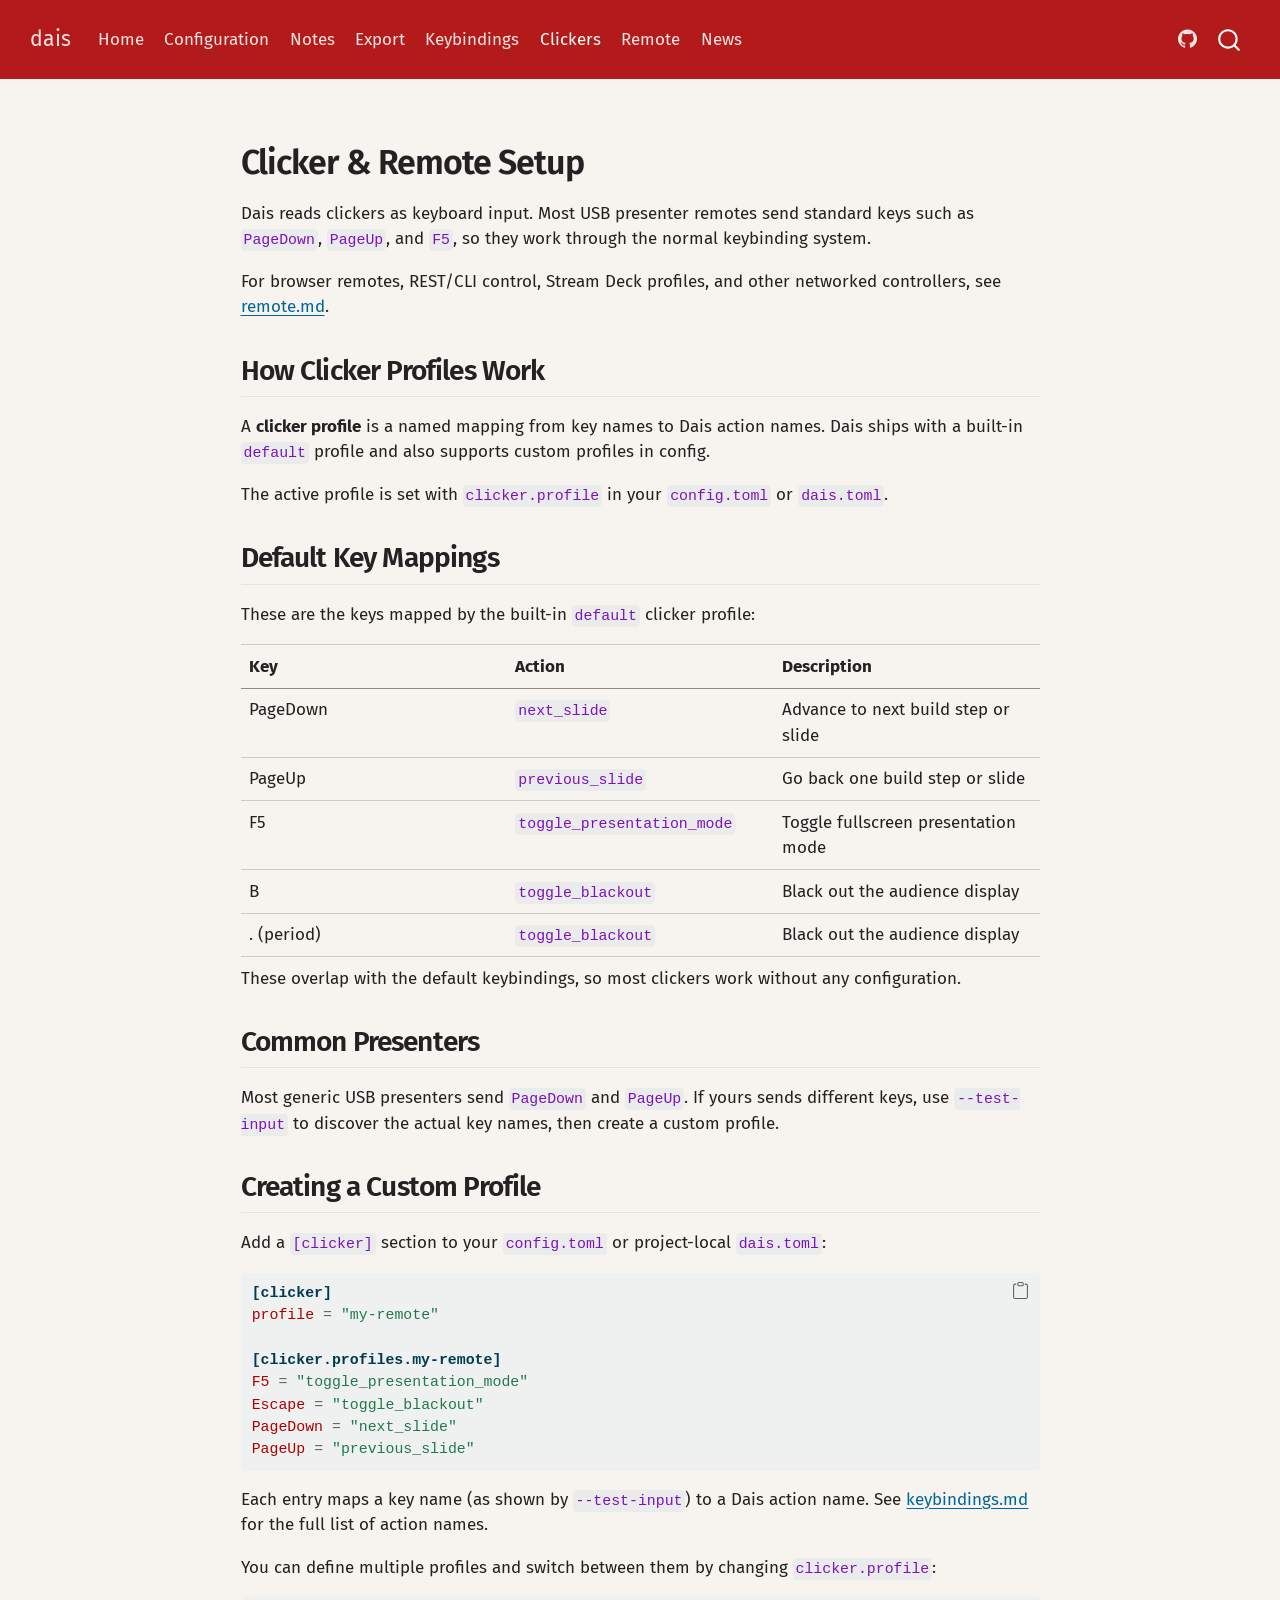
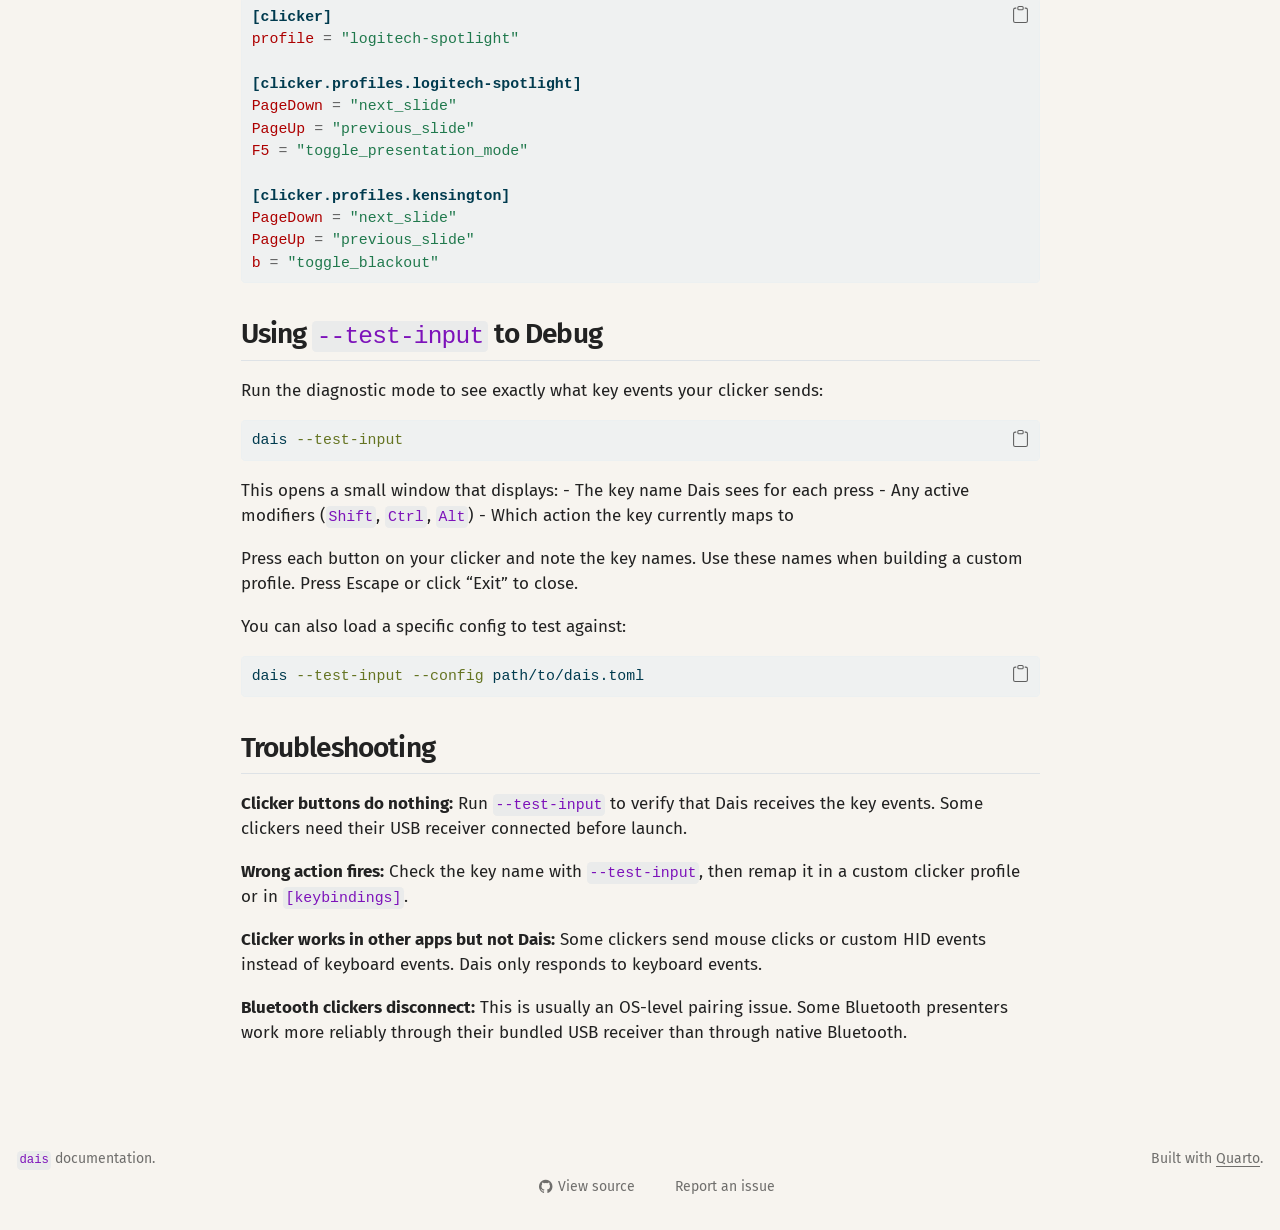
<file: clicker-setup.html>
<!DOCTYPE html>
<html xmlns="http://www.w3.org/1999/xhtml" lang="en" xml:lang="en"><head>

<meta charset="utf-8">
<meta name="generator" content="quarto-1.9.38">

<meta name="viewport" content="width=device-width, initial-scale=1.0, user-scalable=yes">


<title>clicker-setup – dais</title>
<style>
/* Default styles provided by pandoc.
** See https://pandoc.org/MANUAL.html#variables-for-html for config info.
*/
code{white-space: pre-wrap;}
span.smallcaps{font-variant: small-caps;}
div.columns{display: flex; gap: min(4vw, 1.5em);}
div.column{flex: auto; overflow-x: auto;}
div.hanging-indent{margin-left: 1.5em; text-indent: -1.5em;}
ul.task-list{list-style: none;}
ul.task-list li input[type="checkbox"] {
  width: 0.8em;
  margin: 0 0.8em 0.2em -1em; /* quarto-specific, see https://github.com/quarto-dev/quarto-cli/issues/4556 */ 
  vertical-align: middle;
}
/* CSS for syntax highlighting */
html { -webkit-text-size-adjust: 100%; }
pre > code.sourceCode { white-space: pre; position: relative; }
pre > code.sourceCode > span { display: inline-block; line-height: 1.25; }
pre > code.sourceCode > span:empty { height: 1.2em; }
.sourceCode { overflow: visible; }
code.sourceCode > span { color: inherit; text-decoration: inherit; }
div.sourceCode { margin: 1em 0; }
pre.sourceCode { margin: 0; }
@media screen {
div.sourceCode { overflow: auto; }
}
@media print {
pre > code.sourceCode { white-space: pre-wrap; }
pre > code.sourceCode > span { text-indent: -5em; padding-left: 5em; }
}
pre.numberSource code
  { counter-reset: source-line 0; }
pre.numberSource code > span
  { position: relative; left: -4em; counter-increment: source-line; }
pre.numberSource code > span > a:first-child::before
  { content: counter(source-line);
    position: relative; left: -1em; text-align: right; vertical-align: baseline;
    border: none; display: inline-block;
    -webkit-touch-callout: none; -webkit-user-select: none;
    -khtml-user-select: none; -moz-user-select: none;
    -ms-user-select: none; user-select: none;
    padding: 0 4px; width: 4em;
  }
pre.numberSource { margin-left: 3em;  padding-left: 4px; }
div.sourceCode
  {   }
@media screen {
pre > code.sourceCode > span > a:first-child::before { text-decoration: underline; }
}
</style>


<script src="site_libs/quarto-nav/quarto-nav.js"></script>
<script src="site_libs/quarto-nav/headroom.min.js"></script>
<script src="site_libs/clipboard/clipboard.min.js"></script>
<script src="site_libs/quarto-search/autocomplete.umd.js"></script>
<script src="site_libs/quarto-search/fuse.min.js"></script>
<script src="site_libs/quarto-search/quarto-search.js"></script>
<meta name="quarto:offset" content="./">
<link href="./../assets/dais.ico" rel="icon">
<script src="site_libs/quarto-html/quarto.js" type="module"></script>
<script src="site_libs/quarto-html/tabsets/tabsets.js" type="module"></script>
<script src="site_libs/quarto-html/popper.min.js"></script>
<script src="site_libs/quarto-html/tippy.umd.min.js"></script>
<script src="site_libs/quarto-html/anchor.min.js"></script>
<link href="site_libs/quarto-html/tippy.css" rel="stylesheet">
<link href="site_libs/quarto-html/quarto-syntax-highlighting-15634bcf2e68342d4ad2dfa704d543f6.css" rel="stylesheet" id="quarto-text-highlighting-styles">
<script src="site_libs/bootstrap/bootstrap.min.js"></script>
<link href="site_libs/bootstrap/bootstrap-icons.css" rel="stylesheet">
<link href="site_libs/bootstrap/bootstrap-dabe172eb55fd7b6fc99fa15088a2693.min.css" rel="stylesheet" append-hash="true" id="quarto-bootstrap" data-mode="light">
<script id="quarto-search-options" type="application/json">{
  "location": "navbar",
  "copy-button": false,
  "collapse-after": 3,
  "panel-placement": "end",
  "type": "overlay",
  "limit": 50,
  "keyboard-shortcut": [
    "f",
    "/",
    "s"
  ],
  "show-item-context": false,
  "language": {
    "search-no-results-text": "No results",
    "search-matching-documents-text": "matching documents",
    "search-copy-link-title": "Copy link to search",
    "search-hide-matches-text": "Hide additional matches",
    "search-more-match-text": "more match in this document",
    "search-more-matches-text": "more matches in this document",
    "search-clear-button-title": "Clear",
    "search-text-placeholder": "",
    "search-detached-cancel-button-title": "Cancel",
    "search-submit-button-title": "Submit",
    "search-label": "Search"
  }
}</script>


</head>

<body class="nav-fixed fullcontent quarto-light">

<div id="quarto-search-results"></div>
  <header id="quarto-header" class="headroom fixed-top">
    <nav class="navbar navbar-expand-lg " data-bs-theme="dark">
      <div class="navbar-container container-fluid">
      <div class="navbar-brand-container mx-auto">
    <a class="navbar-brand" href="./index.html">
    <span class="navbar-title">dais</span>
    </a>
  </div>
            <div id="quarto-search" class="" title="Search"></div>
          <button class="navbar-toggler" type="button" data-bs-toggle="collapse" data-bs-target="#navbarCollapse" aria-controls="navbarCollapse" role="menu" aria-expanded="false" aria-label="Toggle navigation" onclick="if (window.quartoToggleHeadroom) { window.quartoToggleHeadroom(); }">
  <span class="navbar-toggler-icon"></span>
</button>
          <div class="collapse navbar-collapse" id="navbarCollapse">
            <ul class="navbar-nav navbar-nav-scroll me-auto">
  <li class="nav-item">
    <a class="nav-link" href="./index.html"> 
<span class="menu-text">Home</span></a>
  </li>  
  <li class="nav-item">
    <a class="nav-link" href="./configuration.html"> 
<span class="menu-text">Configuration</span></a>
  </li>  
  <li class="nav-item">
    <a class="nav-link" href="./notes.html"> 
<span class="menu-text">Notes</span></a>
  </li>  
  <li class="nav-item">
    <a class="nav-link" href="./export.html"> 
<span class="menu-text">Export</span></a>
  </li>  
  <li class="nav-item">
    <a class="nav-link" href="./keybindings.html"> 
<span class="menu-text">Keybindings</span></a>
  </li>  
  <li class="nav-item">
    <a class="nav-link active" href="./clicker-setup.html" aria-current="page"> 
<span class="menu-text">Clickers</span></a>
  </li>  
  <li class="nav-item">
    <a class="nav-link" href="./remote.html"> 
<span class="menu-text">Remote</span></a>
  </li>  
  <li class="nav-item">
    <a class="nav-link" href="./news.html"> 
<span class="menu-text">News</span></a>
  </li>  
</ul>
            <ul class="navbar-nav navbar-nav-scroll ms-auto">
  <li class="nav-item compact">
    <a class="nav-link" href="https://github.com/christopherkenny/dais"> <i class="bi bi-github" role="img">
</i> 
<span class="menu-text"></span></a>
  </li>  
</ul>
          </div> <!-- /navcollapse -->
            <div class="quarto-navbar-tools">
</div>
      </div> <!-- /container-fluid -->
    </nav>
</header>
<!-- content -->
<div id="quarto-content" class="quarto-container page-columns page-rows-contents page-layout-article page-navbar">
<!-- sidebar -->
<!-- margin-sidebar -->
    
<!-- main -->
<main class="content" id="quarto-document-content"><header id="title-block-header" class="quarto-title-block"></header>




<section id="clicker-remote-setup" class="level1">
<h1>Clicker &amp; Remote Setup</h1>
<p>Dais reads clickers as keyboard input. Most USB presenter remotes send standard keys such as <code>PageDown</code>, <code>PageUp</code>, and <code>F5</code>, so they work through the normal keybinding system.</p>
<p>For browser remotes, REST/CLI control, Stream Deck profiles, and other networked controllers, see <a href="./remote.html">remote.md</a>.</p>
<section id="how-clicker-profiles-work" class="level2">
<h2 class="anchored" data-anchor-id="how-clicker-profiles-work">How Clicker Profiles Work</h2>
<p>A <strong>clicker profile</strong> is a named mapping from key names to Dais action names. Dais ships with a built-in <code>default</code> profile and also supports custom profiles in config.</p>
<p>The active profile is set with <code>clicker.profile</code> in your <code>config.toml</code> or <code>dais.toml</code>.</p>
</section>
<section id="default-key-mappings" class="level2">
<h2 class="anchored" data-anchor-id="default-key-mappings">Default Key Mappings</h2>
<p>These are the keys mapped by the built-in <code>default</code> clicker profile:</p>
<table class="caption-top table">
<colgroup>
<col style="width: 33%">
<col style="width: 33%">
<col style="width: 33%">
</colgroup>
<thead>
<tr class="header">
<th>Key</th>
<th>Action</th>
<th>Description</th>
</tr>
</thead>
<tbody>
<tr class="odd">
<td>PageDown</td>
<td><code>next_slide</code></td>
<td>Advance to next build step or slide</td>
</tr>
<tr class="even">
<td>PageUp</td>
<td><code>previous_slide</code></td>
<td>Go back one build step or slide</td>
</tr>
<tr class="odd">
<td>F5</td>
<td><code>toggle_presentation_mode</code></td>
<td>Toggle fullscreen presentation mode</td>
</tr>
<tr class="even">
<td>B</td>
<td><code>toggle_blackout</code></td>
<td>Black out the audience display</td>
</tr>
<tr class="odd">
<td>. (period)</td>
<td><code>toggle_blackout</code></td>
<td>Black out the audience display</td>
</tr>
</tbody>
</table>
<p>These overlap with the default keybindings, so most clickers work without any configuration.</p>
</section>
<section id="common-presenters" class="level2">
<h2 class="anchored" data-anchor-id="common-presenters">Common Presenters</h2>
<p>Most generic USB presenters send <code>PageDown</code> and <code>PageUp</code>. If yours sends different keys, use <code>--test-input</code> to discover the actual key names, then create a custom profile.</p>
</section>
<section id="creating-a-custom-profile" class="level2">
<h2 class="anchored" data-anchor-id="creating-a-custom-profile">Creating a Custom Profile</h2>
<p>Add a <code>[clicker]</code> section to your <code>config.toml</code> or project-local <code>dais.toml</code>:</p>
<div class="code-copy-outer-scaffold"><div class="sourceCode" id="cb1"><pre class="sourceCode toml code-with-copy"><code class="sourceCode toml"><span id="cb1-1"><a href="#cb1-1" aria-hidden="true" tabindex="-1"></a><span class="kw">[clicker]</span></span>
<span id="cb1-2"><a href="#cb1-2" aria-hidden="true" tabindex="-1"></a><span class="dt">profile</span> <span class="op">=</span> <span class="st">"my-remote"</span></span>
<span id="cb1-3"><a href="#cb1-3" aria-hidden="true" tabindex="-1"></a></span>
<span id="cb1-4"><a href="#cb1-4" aria-hidden="true" tabindex="-1"></a><span class="kw">[clicker.profiles.my-remote]</span></span>
<span id="cb1-5"><a href="#cb1-5" aria-hidden="true" tabindex="-1"></a><span class="dt">F5</span> <span class="op">=</span> <span class="st">"toggle_presentation_mode"</span></span>
<span id="cb1-6"><a href="#cb1-6" aria-hidden="true" tabindex="-1"></a><span class="dt">Escape</span> <span class="op">=</span> <span class="st">"toggle_blackout"</span></span>
<span id="cb1-7"><a href="#cb1-7" aria-hidden="true" tabindex="-1"></a><span class="dt">PageDown</span> <span class="op">=</span> <span class="st">"next_slide"</span></span>
<span id="cb1-8"><a href="#cb1-8" aria-hidden="true" tabindex="-1"></a><span class="dt">PageUp</span> <span class="op">=</span> <span class="st">"previous_slide"</span></span></code></pre></div><button title="Copy to Clipboard" class="code-copy-button"><i class="bi"></i></button></div>
<p>Each entry maps a key name (as shown by <code>--test-input</code>) to a Dais action name. See <a href="./keybindings.html">keybindings.md</a> for the full list of action names.</p>
<p>You can define multiple profiles and switch between them by changing <code>clicker.profile</code>:</p>
<div class="code-copy-outer-scaffold"><div class="sourceCode" id="cb2"><pre class="sourceCode toml code-with-copy"><code class="sourceCode toml"><span id="cb2-1"><a href="#cb2-1" aria-hidden="true" tabindex="-1"></a><span class="kw">[clicker]</span></span>
<span id="cb2-2"><a href="#cb2-2" aria-hidden="true" tabindex="-1"></a><span class="dt">profile</span> <span class="op">=</span> <span class="st">"logitech-spotlight"</span></span>
<span id="cb2-3"><a href="#cb2-3" aria-hidden="true" tabindex="-1"></a></span>
<span id="cb2-4"><a href="#cb2-4" aria-hidden="true" tabindex="-1"></a><span class="kw">[clicker.profiles.logitech-spotlight]</span></span>
<span id="cb2-5"><a href="#cb2-5" aria-hidden="true" tabindex="-1"></a><span class="dt">PageDown</span> <span class="op">=</span> <span class="st">"next_slide"</span></span>
<span id="cb2-6"><a href="#cb2-6" aria-hidden="true" tabindex="-1"></a><span class="dt">PageUp</span> <span class="op">=</span> <span class="st">"previous_slide"</span></span>
<span id="cb2-7"><a href="#cb2-7" aria-hidden="true" tabindex="-1"></a><span class="dt">F5</span> <span class="op">=</span> <span class="st">"toggle_presentation_mode"</span></span>
<span id="cb2-8"><a href="#cb2-8" aria-hidden="true" tabindex="-1"></a></span>
<span id="cb2-9"><a href="#cb2-9" aria-hidden="true" tabindex="-1"></a><span class="kw">[clicker.profiles.kensington]</span></span>
<span id="cb2-10"><a href="#cb2-10" aria-hidden="true" tabindex="-1"></a><span class="dt">PageDown</span> <span class="op">=</span> <span class="st">"next_slide"</span></span>
<span id="cb2-11"><a href="#cb2-11" aria-hidden="true" tabindex="-1"></a><span class="dt">PageUp</span> <span class="op">=</span> <span class="st">"previous_slide"</span></span>
<span id="cb2-12"><a href="#cb2-12" aria-hidden="true" tabindex="-1"></a><span class="dt">b</span> <span class="op">=</span> <span class="st">"toggle_blackout"</span></span></code></pre></div><button title="Copy to Clipboard" class="code-copy-button"><i class="bi"></i></button></div>
</section>
<section id="using---test-input-to-debug" class="level2">
<h2 class="anchored" data-anchor-id="using---test-input-to-debug">Using <code>--test-input</code> to Debug</h2>
<p>Run the diagnostic mode to see exactly what key events your clicker sends:</p>
<div class="code-copy-outer-scaffold"><div class="sourceCode" id="cb3"><pre class="sourceCode bash code-with-copy"><code class="sourceCode bash"><span id="cb3-1"><a href="#cb3-1" aria-hidden="true" tabindex="-1"></a><span class="ex">dais</span> <span class="at">--test-input</span></span></code></pre></div><button title="Copy to Clipboard" class="code-copy-button"><i class="bi"></i></button></div>
<p>This opens a small window that displays: - The key name Dais sees for each press - Any active modifiers (<code>Shift</code>, <code>Ctrl</code>, <code>Alt</code>) - Which action the key currently maps to</p>
<p>Press each button on your clicker and note the key names. Use these names when building a custom profile. Press Escape or click “Exit” to close.</p>
<p>You can also load a specific config to test against:</p>
<div class="code-copy-outer-scaffold"><div class="sourceCode" id="cb4"><pre class="sourceCode bash code-with-copy"><code class="sourceCode bash"><span id="cb4-1"><a href="#cb4-1" aria-hidden="true" tabindex="-1"></a><span class="ex">dais</span> <span class="at">--test-input</span> <span class="at">--config</span> path/to/dais.toml</span></code></pre></div><button title="Copy to Clipboard" class="code-copy-button"><i class="bi"></i></button></div>
</section>
<section id="troubleshooting" class="level2">
<h2 class="anchored" data-anchor-id="troubleshooting">Troubleshooting</h2>
<p><strong>Clicker buttons do nothing:</strong> Run <code>--test-input</code> to verify that Dais receives the key events. Some clickers need their USB receiver connected before launch.</p>
<p><strong>Wrong action fires:</strong> Check the key name with <code>--test-input</code>, then remap it in a custom clicker profile or in <code>[keybindings]</code>.</p>
<p><strong>Clicker works in other apps but not Dais:</strong> Some clickers send mouse clicks or custom HID events instead of keyboard events. Dais only responds to keyboard events.</p>
<p><strong>Bluetooth clickers disconnect:</strong> This is usually an OS-level pairing issue. Some Bluetooth presenters work more reliably through their bundled USB receiver than through native Bluetooth.</p>


</section>
</section>

</main> <!-- /main -->
<script id="quarto-html-after-body" type="application/javascript">
  window.document.addEventListener("DOMContentLoaded", function (event) {
    const icon = "";
    const anchorJS = new window.AnchorJS();
    anchorJS.options = {
      placement: 'right',
      icon: icon
    };
    anchorJS.add('.anchored');
    const isCodeAnnotation = (el) => {
      for (const clz of el.classList) {
        if (clz.startsWith('code-annotation-')) {                     
          return true;
        }
      }
      return false;
    }
    const onCopySuccess = function(e) {
      // button target
      const button = e.trigger;
      // don't keep focus
      button.blur();
      // flash "checked"
      button.classList.add('code-copy-button-checked');
      var currentTitle = button.getAttribute("title");
      button.setAttribute("title", "Copied!");
      let tooltip;
      if (window.bootstrap) {
        button.setAttribute("data-bs-toggle", "tooltip");
        button.setAttribute("data-bs-placement", "left");
        button.setAttribute("data-bs-title", "Copied!");
        tooltip = new bootstrap.Tooltip(button, 
          { trigger: "manual", 
            customClass: "code-copy-button-tooltip",
            offset: [0, -8]});
        tooltip.show();    
      }
      setTimeout(function() {
        if (tooltip) {
          tooltip.hide();
          button.removeAttribute("data-bs-title");
          button.removeAttribute("data-bs-toggle");
          button.removeAttribute("data-bs-placement");
        }
        button.setAttribute("title", currentTitle);
        button.classList.remove('code-copy-button-checked');
      }, 1000);
      // clear code selection
      e.clearSelection();
    }
    const getTextToCopy = function(trigger) {
      const outerScaffold = trigger.parentElement.cloneNode(true);
      const codeEl = outerScaffold.querySelector('code');
      for (const childEl of codeEl.children) {
        if (isCodeAnnotation(childEl)) {
          childEl.remove();
        }
      }
      return codeEl.innerText;
    }
    const clipboard = new window.ClipboardJS('.code-copy-button:not([data-in-quarto-modal])', {
      text: getTextToCopy
    });
    clipboard.on('success', onCopySuccess);
    if (window.document.getElementById('quarto-embedded-source-code-modal')) {
      const clipboardModal = new window.ClipboardJS('.code-copy-button[data-in-quarto-modal]', {
        text: getTextToCopy,
        container: window.document.getElementById('quarto-embedded-source-code-modal')
      });
      clipboardModal.on('success', onCopySuccess);
    }
      var localhostRegex = new RegExp(/^(?:http|https):\/\/localhost\:?[0-9]*\//);
      var mailtoRegex = new RegExp(/^mailto:/);
        var filterRegex = new RegExp("https:\/\/christophertkenny\.com\/dais\/");
      var isInternal = (href) => {
          return filterRegex.test(href) || localhostRegex.test(href) || mailtoRegex.test(href);
      }
      // Inspect non-navigation links and adorn them if external
     var links = window.document.querySelectorAll('a[href]:not(.nav-link):not(.navbar-brand):not(.toc-action):not(.sidebar-link):not(.sidebar-item-toggle):not(.pagination-link):not(.no-external):not([aria-hidden]):not(.dropdown-item):not(.quarto-navigation-tool):not(.about-link)');
      for (var i=0; i<links.length; i++) {
        const link = links[i];
        if (!isInternal(link.href)) {
          // undo the damage that might have been done by quarto-nav.js in the case of
          // links that we want to consider external
          if (link.dataset.originalHref !== undefined) {
            link.href = link.dataset.originalHref;
          }
        }
      }
    function tippyHover(el, contentFn, onTriggerFn, onUntriggerFn) {
      const config = {
        allowHTML: true,
        maxWidth: 500,
        delay: 100,
        arrow: false,
        appendTo: function(el) {
            return el.parentElement;
        },
        interactive: true,
        interactiveBorder: 10,
        theme: 'quarto',
        placement: 'bottom-start',
      };
      if (contentFn) {
        config.content = contentFn;
      }
      if (onTriggerFn) {
        config.onTrigger = onTriggerFn;
      }
      if (onUntriggerFn) {
        config.onUntrigger = onUntriggerFn;
      }
      window.tippy(el, config); 
    }
    const noterefs = window.document.querySelectorAll('a[role="doc-noteref"]');
    for (var i=0; i<noterefs.length; i++) {
      const ref = noterefs[i];
      tippyHover(ref, function() {
        // use id or data attribute instead here
        let href = ref.getAttribute('data-footnote-href') || ref.getAttribute('href');
        try { href = new URL(href).hash; } catch {}
        const id = href.replace(/^#\/?/, "");
        const note = window.document.getElementById(id);
        if (note) {
          return note.innerHTML;
        } else {
          return "";
        }
      });
    }
    const xrefs = window.document.querySelectorAll('a.quarto-xref');
    const processXRef = (id, note) => {
      // Strip column container classes
      const stripColumnClz = (el) => {
        el.classList.remove("page-full", "page-columns");
        if (el.children) {
          for (const child of el.children) {
            stripColumnClz(child);
          }
        }
      }
      stripColumnClz(note)
      if (id === null || id.startsWith('sec-')) {
        // Special case sections, only their first couple elements
        const container = document.createElement("div");
        if (note.children && note.children.length > 2) {
          container.appendChild(note.children[0].cloneNode(true));
          for (let i = 1; i < note.children.length; i++) {
            const child = note.children[i];
            if (child.tagName === "P" && child.innerText === "") {
              continue;
            } else {
              container.appendChild(child.cloneNode(true));
              break;
            }
          }
          if (window.Quarto?.typesetMath) {
            window.Quarto.typesetMath(container);
          }
          return container.innerHTML
        } else {
          if (window.Quarto?.typesetMath) {
            window.Quarto.typesetMath(note);
          }
          return note.innerHTML;
        }
      } else {
        // Remove any anchor links if they are present
        const anchorLink = note.querySelector('a.anchorjs-link');
        if (anchorLink) {
          anchorLink.remove();
        }
        if (window.Quarto?.typesetMath) {
          window.Quarto.typesetMath(note);
        }
        if (note.classList.contains("callout")) {
          return note.outerHTML;
        } else {
          return note.innerHTML;
        }
      }
    }
    for (var i=0; i<xrefs.length; i++) {
      const xref = xrefs[i];
      tippyHover(xref, undefined, function(instance) {
        instance.disable();
        let url = xref.getAttribute('href');
        let hash = undefined; 
        if (url.startsWith('#')) {
          hash = url;
        } else {
          try { hash = new URL(url).hash; } catch {}
        }
        if (hash) {
          const id = hash.replace(/^#\/?/, "");
          const note = window.document.getElementById(id);
          if (note !== null) {
            try {
              const html = processXRef(id, note.cloneNode(true));
              instance.setContent(html);
            } finally {
              instance.enable();
              instance.show();
            }
          } else {
            // See if we can fetch this
            fetch(url.split('#')[0])
            .then(res => res.text())
            .then(html => {
              const parser = new DOMParser();
              const htmlDoc = parser.parseFromString(html, "text/html");
              const note = htmlDoc.getElementById(id);
              if (note !== null) {
                const html = processXRef(id, note);
                instance.setContent(html);
              } 
            }).finally(() => {
              instance.enable();
              instance.show();
            });
          }
        } else {
          // See if we can fetch a full url (with no hash to target)
          // This is a special case and we should probably do some content thinning / targeting
          fetch(url)
          .then(res => res.text())
          .then(html => {
            const parser = new DOMParser();
            const htmlDoc = parser.parseFromString(html, "text/html");
            const note = htmlDoc.querySelector('main.content');
            if (note !== null) {
              // This should only happen for chapter cross references
              // (since there is no id in the URL)
              // remove the first header
              if (note.children.length > 0 && note.children[0].tagName === "HEADER") {
                note.children[0].remove();
              }
              const html = processXRef(null, note);
              instance.setContent(html);
            } 
          }).finally(() => {
            instance.enable();
            instance.show();
          });
        }
      }, function(instance) {
      });
    }
        let selectedAnnoteEl;
        const selectorForAnnotation = ( cell, annotation) => {
          let cellAttr = 'data-code-cell="' + cell + '"';
          let lineAttr = 'data-code-annotation="' +  annotation + '"';
          const selector = 'span[' + cellAttr + '][' + lineAttr + ']';
          return selector;
        }
        const selectCodeLines = (annoteEl) => {
          const doc = window.document;
          const targetCell = annoteEl.getAttribute("data-target-cell");
          const targetAnnotation = annoteEl.getAttribute("data-target-annotation");
          const annoteSpan = window.document.querySelector(selectorForAnnotation(targetCell, targetAnnotation));
          const lines = annoteSpan.getAttribute("data-code-lines").split(",");
          const lineIds = lines.map((line) => {
            return targetCell + "-" + line;
          })
          let top = null;
          let height = null;
          let parent = null;
          if (lineIds.length > 0) {
              //compute the position of the single el (top and bottom and make a div)
              const el = window.document.getElementById(lineIds[0]);
              top = el.offsetTop;
              height = el.offsetHeight;
              parent = el.parentElement.parentElement;
            if (lineIds.length > 1) {
              const lastEl = window.document.getElementById(lineIds[lineIds.length - 1]);
              const bottom = lastEl.offsetTop + lastEl.offsetHeight;
              height = bottom - top;
            }
            if (top !== null && height !== null && parent !== null) {
              // cook up a div (if necessary) and position it 
              let div = window.document.getElementById("code-annotation-line-highlight");
              if (div === null) {
                div = window.document.createElement("div");
                div.setAttribute("id", "code-annotation-line-highlight");
                div.style.position = 'absolute';
                parent.appendChild(div);
              }
              div.style.top = top - 2 + "px";
              div.style.height = height + 4 + "px";
              div.style.left = 0;
              let gutterDiv = window.document.getElementById("code-annotation-line-highlight-gutter");
              if (gutterDiv === null) {
                gutterDiv = window.document.createElement("div");
                gutterDiv.setAttribute("id", "code-annotation-line-highlight-gutter");
                gutterDiv.style.position = 'absolute';
                const codeCell = window.document.getElementById(targetCell);
                const gutter = codeCell.querySelector('.code-annotation-gutter');
                gutter.appendChild(gutterDiv);
              }
              gutterDiv.style.top = top - 2 + "px";
              gutterDiv.style.height = height + 4 + "px";
            }
            selectedAnnoteEl = annoteEl;
          }
        };
        const unselectCodeLines = () => {
          const elementsIds = ["code-annotation-line-highlight", "code-annotation-line-highlight-gutter"];
          elementsIds.forEach((elId) => {
            const div = window.document.getElementById(elId);
            if (div) {
              div.remove();
            }
          });
          selectedAnnoteEl = undefined;
        };
          // Handle positioning of the toggle
      window.addEventListener(
        "resize",
        throttle(() => {
          elRect = undefined;
          if (selectedAnnoteEl) {
            selectCodeLines(selectedAnnoteEl);
          }
        }, 10)
      );
      function throttle(fn, ms) {
      let throttle = false;
      let timer;
        return (...args) => {
          if(!throttle) { // first call gets through
              fn.apply(this, args);
              throttle = true;
          } else { // all the others get throttled
              if(timer) clearTimeout(timer); // cancel #2
              timer = setTimeout(() => {
                fn.apply(this, args);
                timer = throttle = false;
              }, ms);
          }
        };
      }
        // Attach click handler to the DT
        const annoteDls = window.document.querySelectorAll('dt[data-target-cell]');
        for (const annoteDlNode of annoteDls) {
          annoteDlNode.addEventListener('click', (event) => {
            const clickedEl = event.target;
            if (clickedEl !== selectedAnnoteEl) {
              unselectCodeLines();
              const activeEl = window.document.querySelector('dt[data-target-cell].code-annotation-active');
              if (activeEl) {
                activeEl.classList.remove('code-annotation-active');
              }
              selectCodeLines(clickedEl);
              clickedEl.classList.add('code-annotation-active');
            } else {
              // Unselect the line
              unselectCodeLines();
              clickedEl.classList.remove('code-annotation-active');
            }
          });
        }
    const findCites = (el) => {
      const parentEl = el.parentElement;
      if (parentEl) {
        const cites = parentEl.dataset.cites;
        if (cites) {
          return {
            el,
            cites: cites.split(' ')
          };
        } else {
          return findCites(el.parentElement)
        }
      } else {
        return undefined;
      }
    };
    var bibliorefs = window.document.querySelectorAll('a[role="doc-biblioref"]');
    for (var i=0; i<bibliorefs.length; i++) {
      const ref = bibliorefs[i];
      const citeInfo = findCites(ref);
      if (citeInfo) {
        tippyHover(citeInfo.el, function() {
          var popup = window.document.createElement('div');
          citeInfo.cites.forEach(function(cite) {
            var citeDiv = window.document.createElement('div');
            citeDiv.classList.add('hanging-indent');
            citeDiv.classList.add('csl-entry');
            var biblioDiv = window.document.getElementById('ref-' + cite);
            if (biblioDiv) {
              citeDiv.innerHTML = biblioDiv.innerHTML;
            }
            popup.appendChild(citeDiv);
          });
          return popup.innerHTML;
        });
      }
    }
  });
  </script>
</div> <!-- /content -->
<footer class="footer">
  <div class="nav-footer">
    <div class="nav-footer-left">
<p><code>dais</code> documentation.</p>
</div>   
    <div class="nav-footer-center">
      &nbsp;
    <div class="toc-actions"><ul><li><a href="https://github.com/christopherkenny/dais/blob/main/clicker-setup.md" class="toc-action"><i class="bi bi-github"></i>View source</a></li><li><a href="https://github.com/christopherkenny/dais/issues/new" class="toc-action"><i class="bi empty"></i>Report an issue</a></li></ul></div></div>
    <div class="nav-footer-right">
<p>Built with <a href="https://quarto.org/">Quarto</a>.</p>
</div>
  </div>
</footer>




</body></html>
</file>
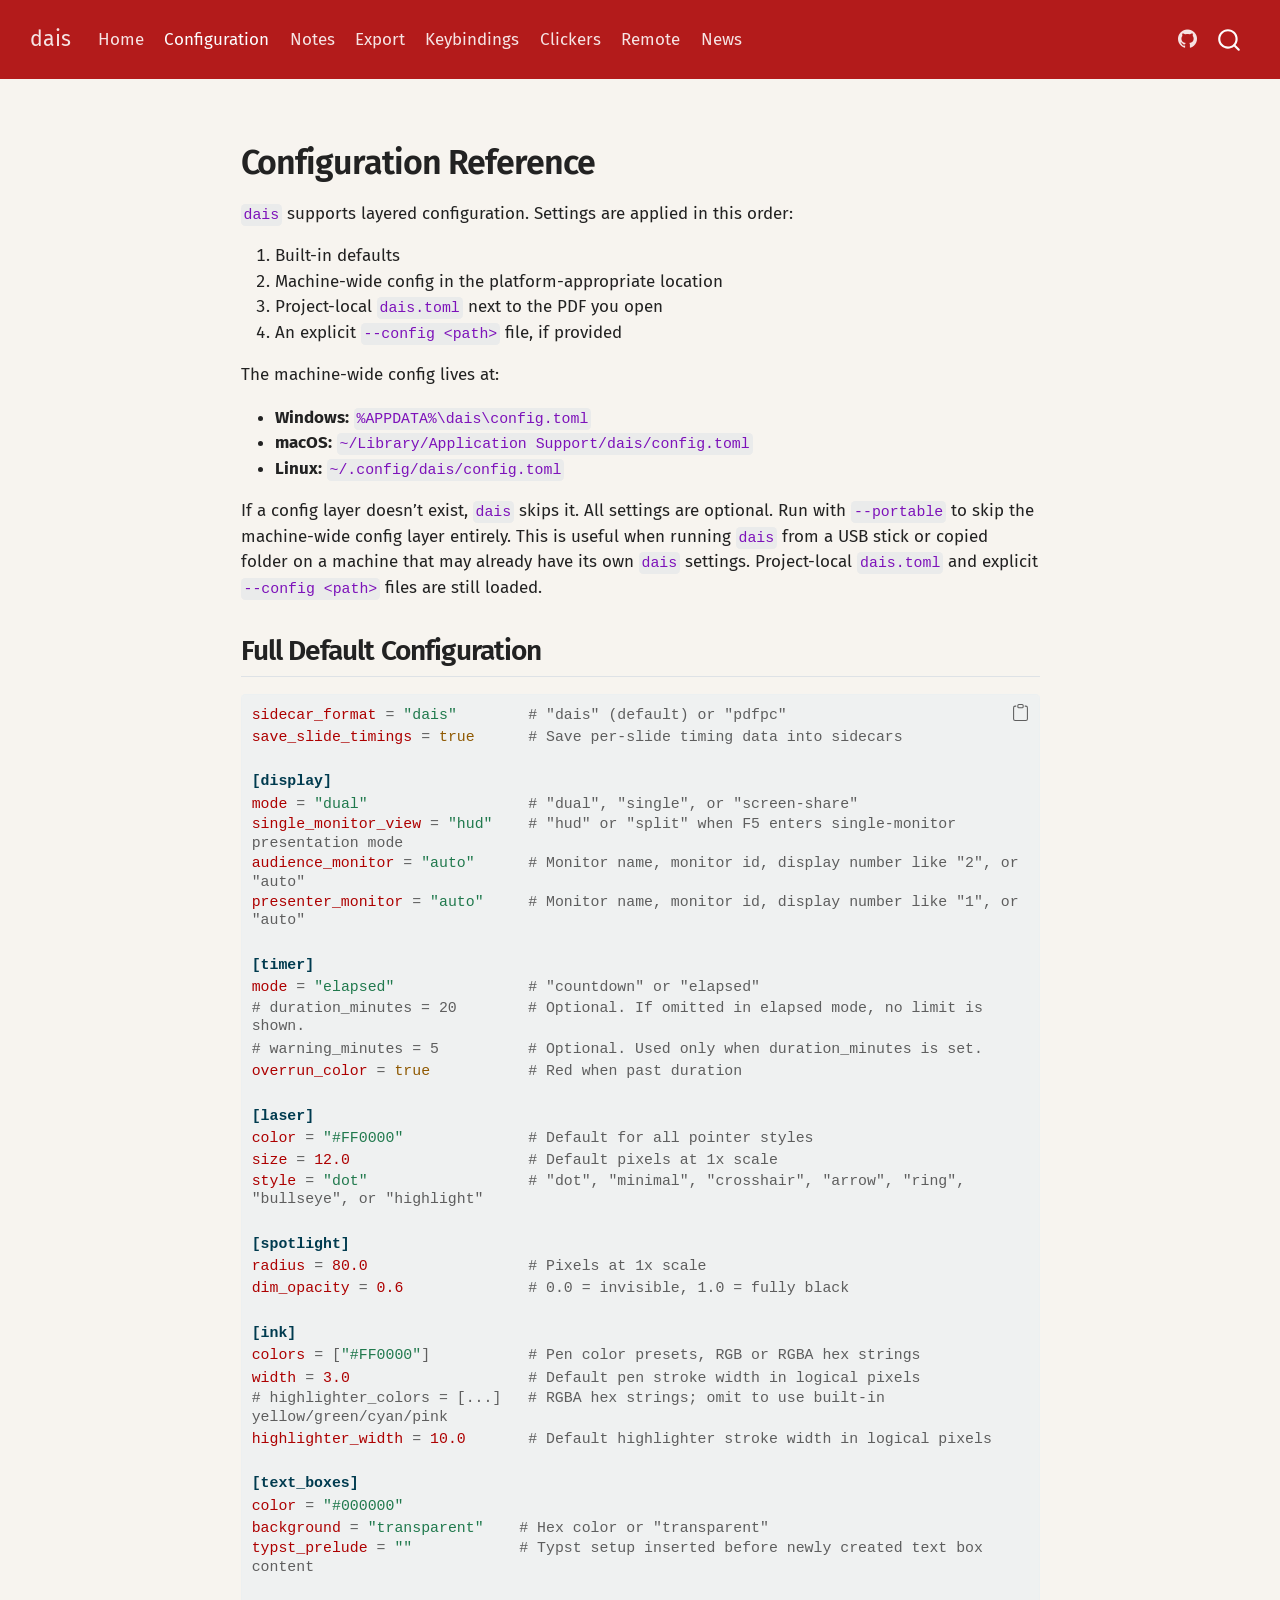
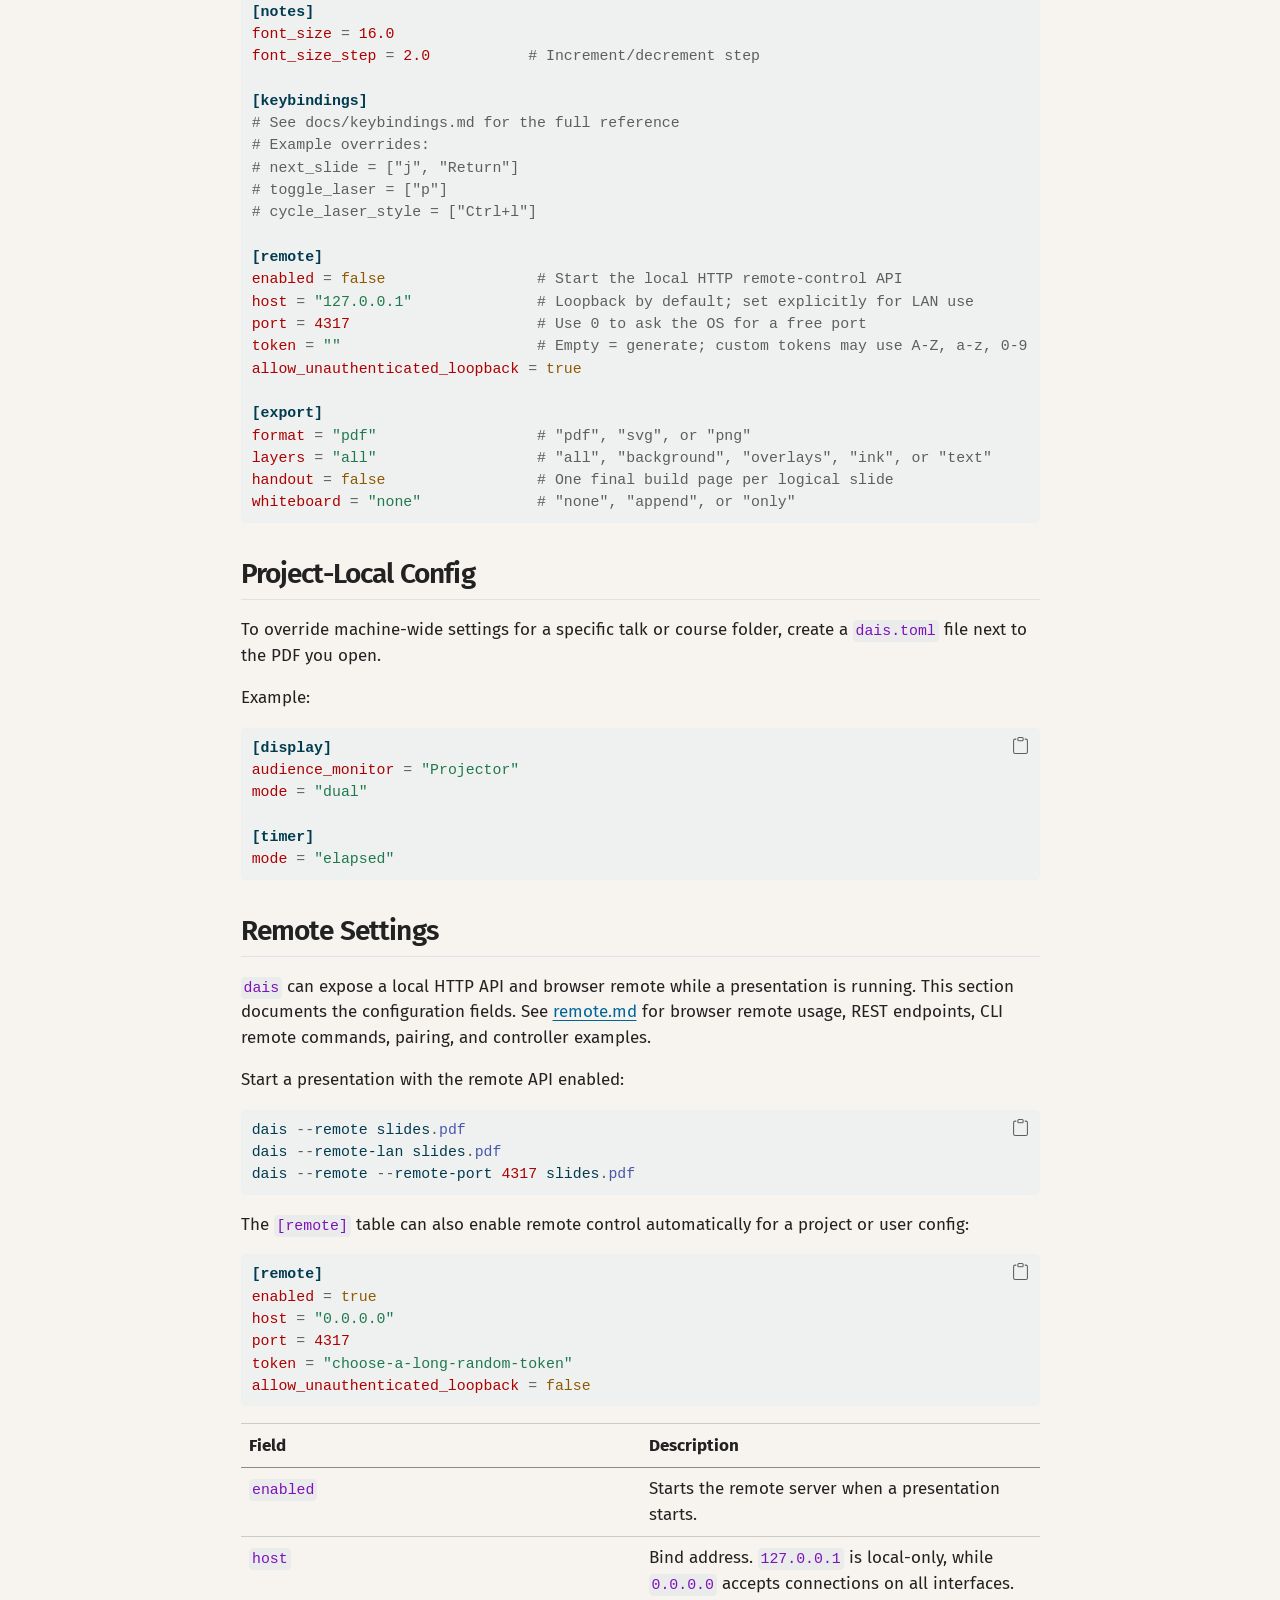
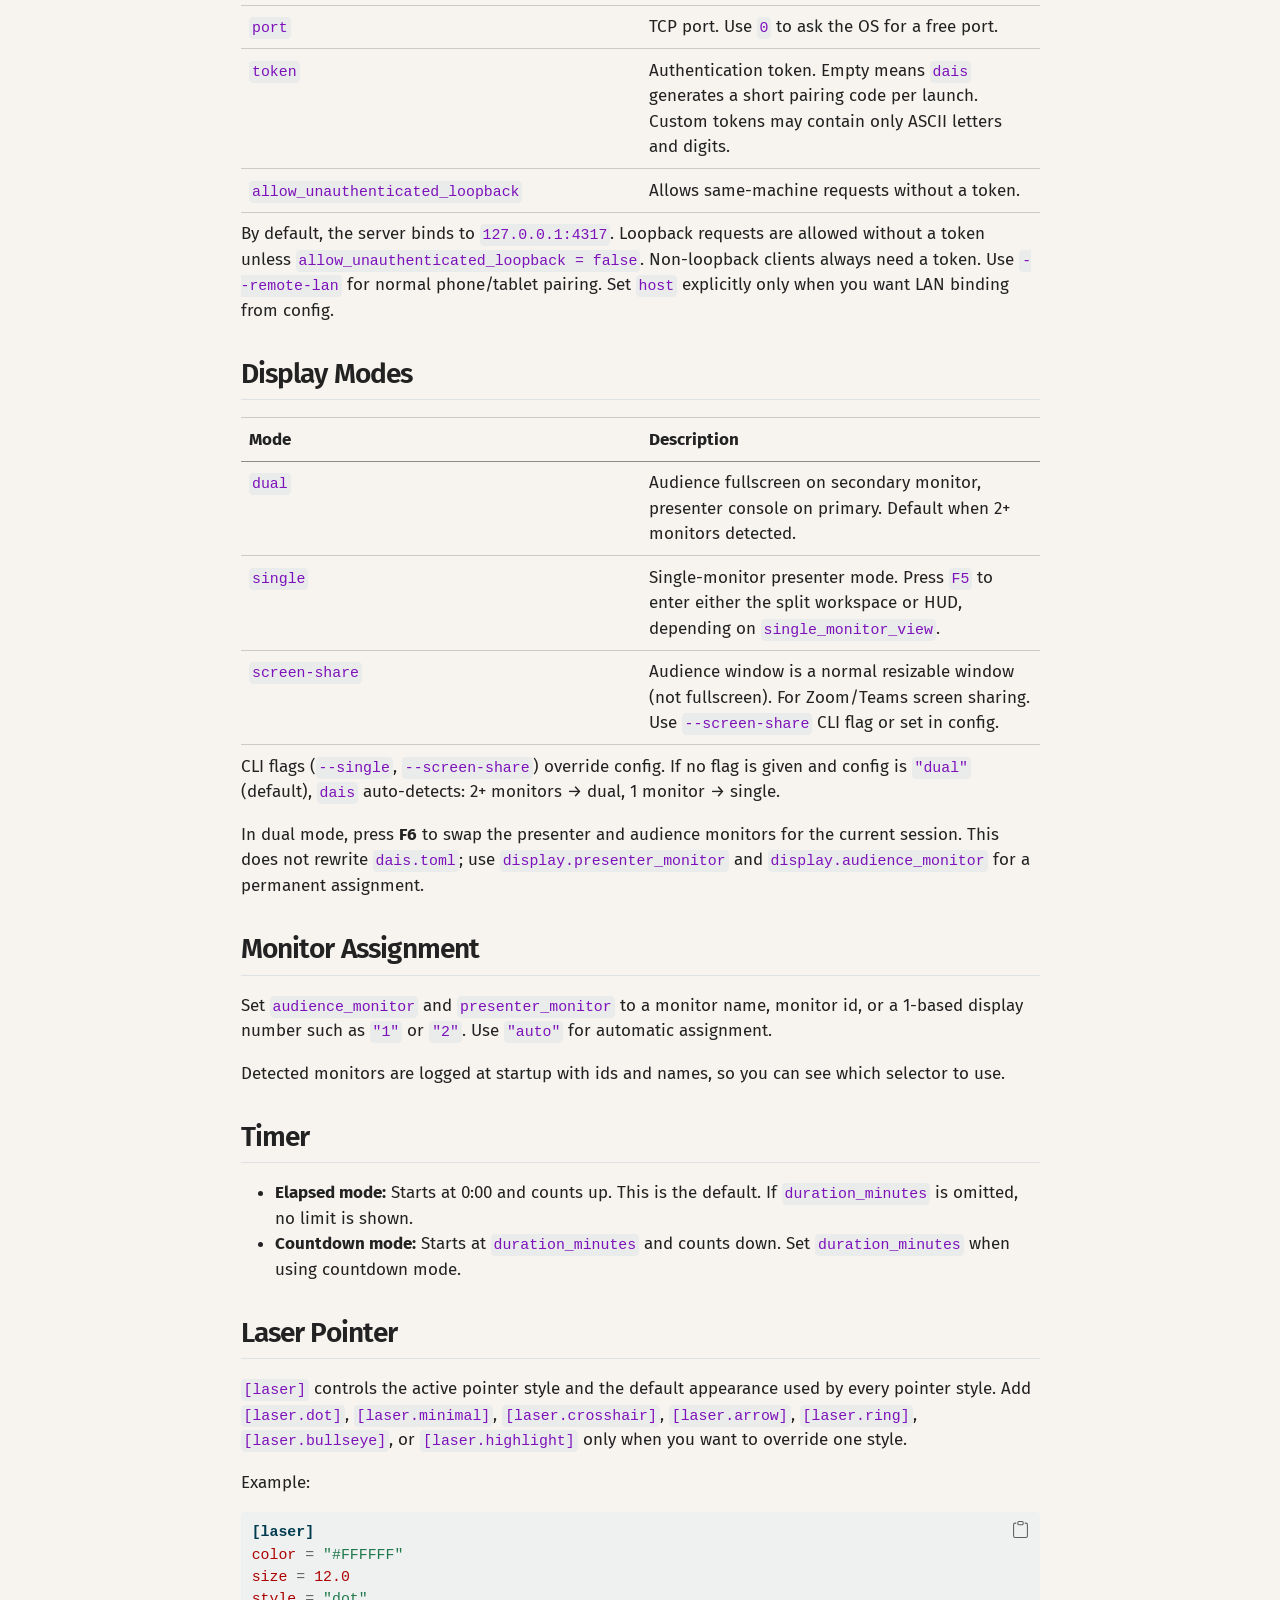
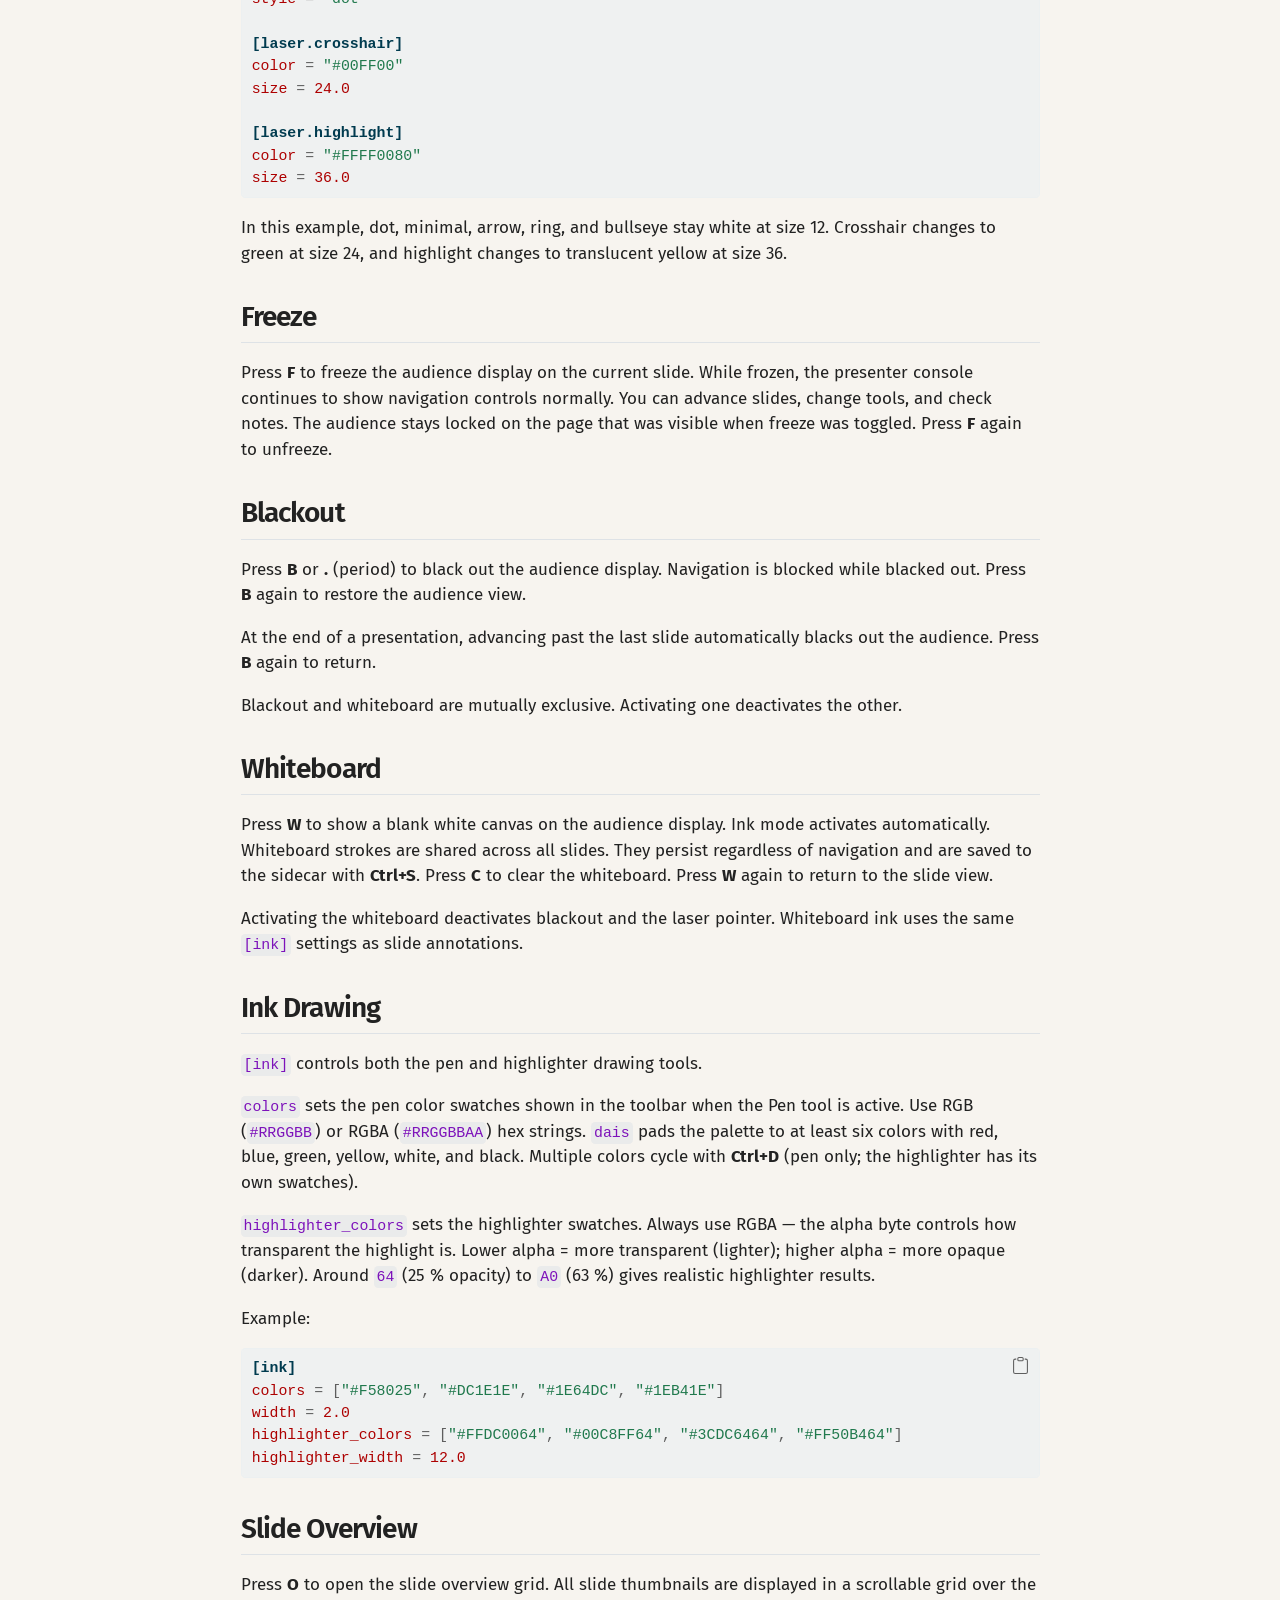
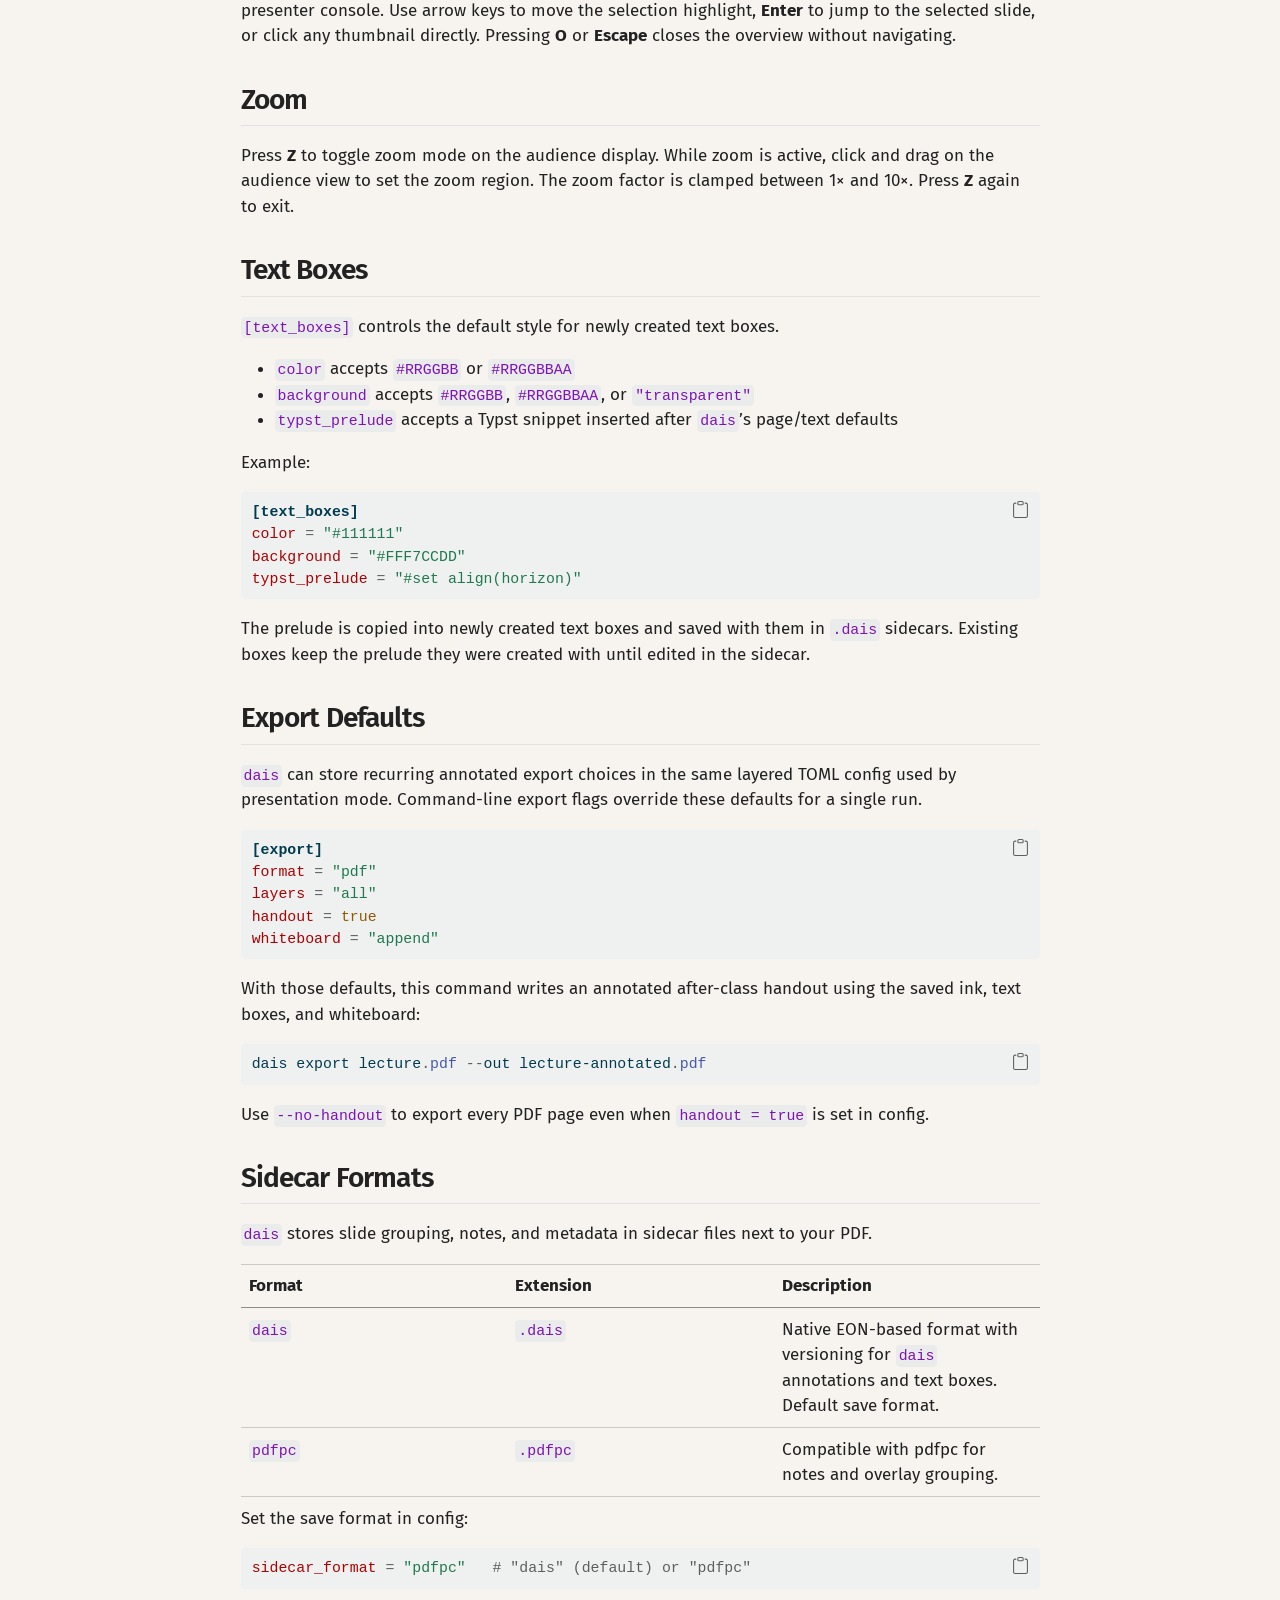
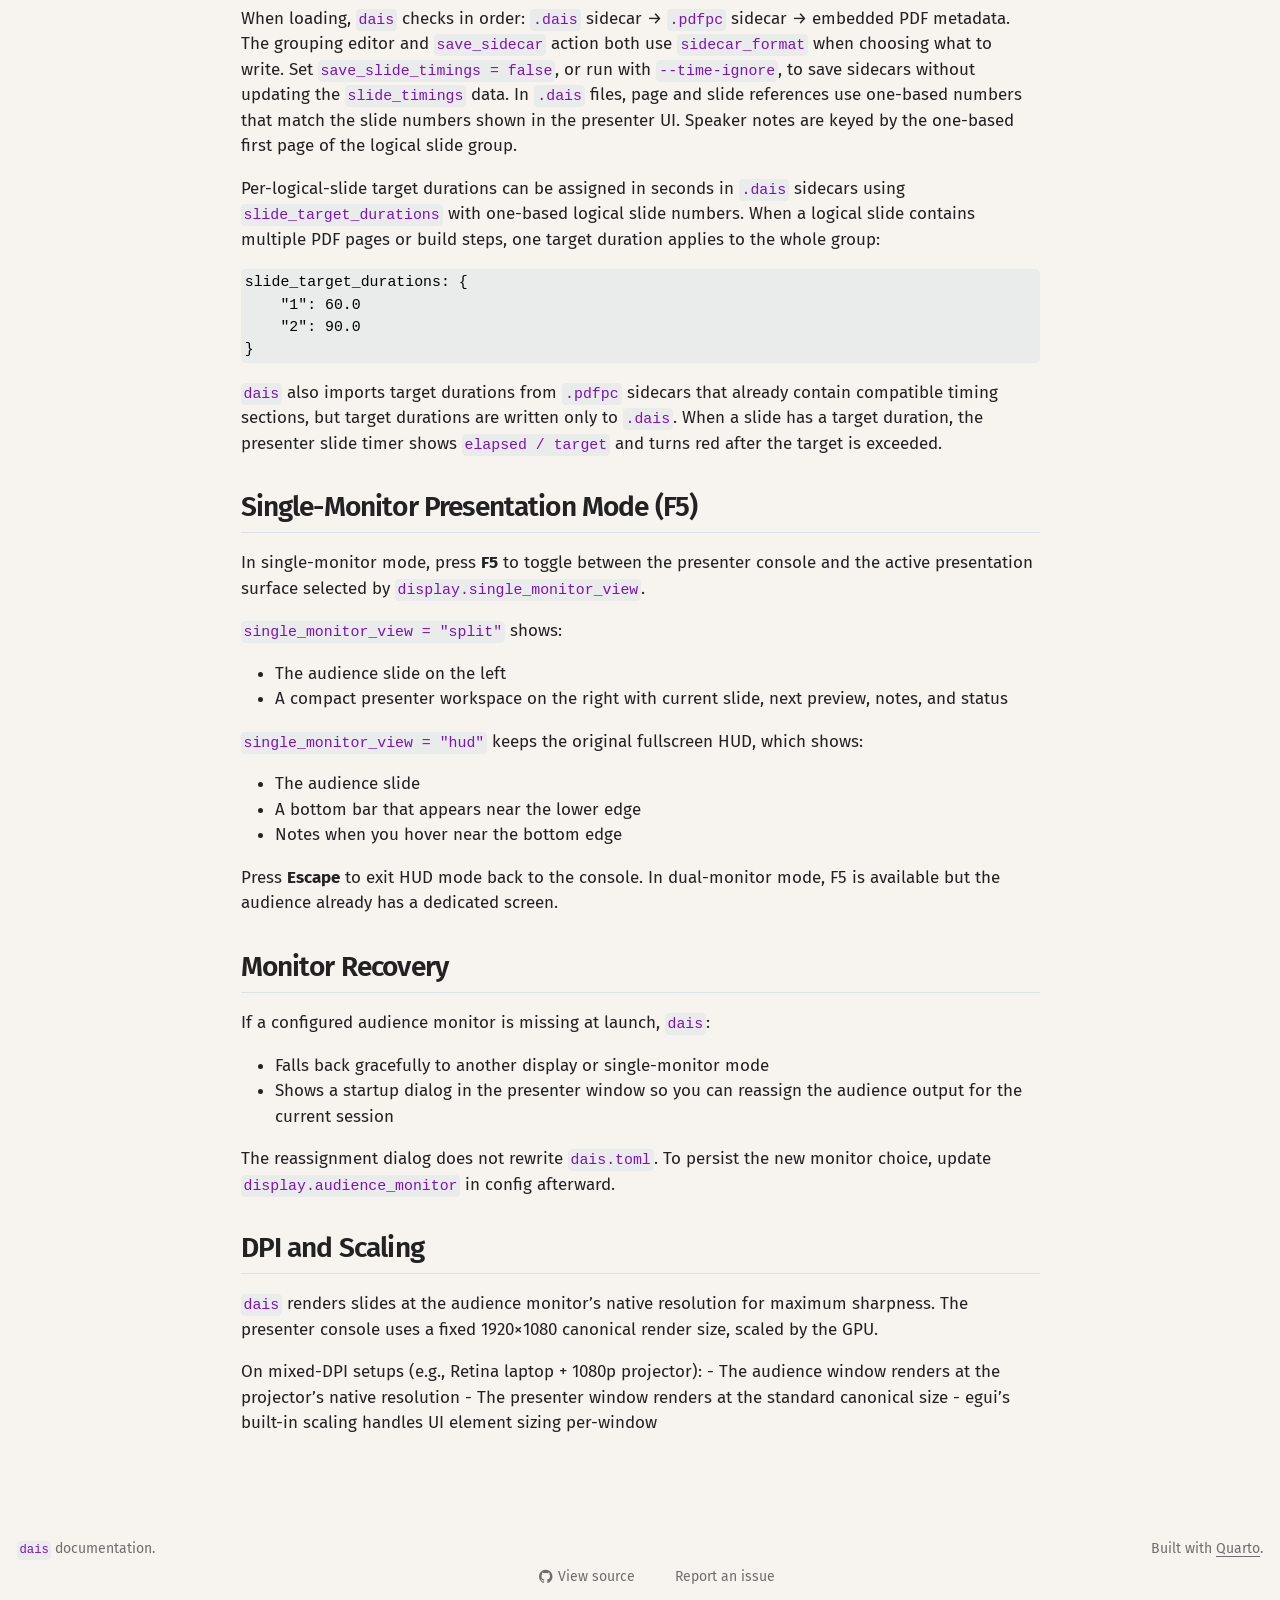
<file: configuration.html>
<!DOCTYPE html>
<html xmlns="http://www.w3.org/1999/xhtml" lang="en" xml:lang="en"><head>

<meta charset="utf-8">
<meta name="generator" content="quarto-1.9.38">

<meta name="viewport" content="width=device-width, initial-scale=1.0, user-scalable=yes">


<title>configuration – dais</title>
<style>
/* Default styles provided by pandoc.
** See https://pandoc.org/MANUAL.html#variables-for-html for config info.
*/
code{white-space: pre-wrap;}
span.smallcaps{font-variant: small-caps;}
div.columns{display: flex; gap: min(4vw, 1.5em);}
div.column{flex: auto; overflow-x: auto;}
div.hanging-indent{margin-left: 1.5em; text-indent: -1.5em;}
ul.task-list{list-style: none;}
ul.task-list li input[type="checkbox"] {
  width: 0.8em;
  margin: 0 0.8em 0.2em -1em; /* quarto-specific, see https://github.com/quarto-dev/quarto-cli/issues/4556 */ 
  vertical-align: middle;
}
/* CSS for syntax highlighting */
html { -webkit-text-size-adjust: 100%; }
pre > code.sourceCode { white-space: pre; position: relative; }
pre > code.sourceCode > span { display: inline-block; line-height: 1.25; }
pre > code.sourceCode > span:empty { height: 1.2em; }
.sourceCode { overflow: visible; }
code.sourceCode > span { color: inherit; text-decoration: inherit; }
div.sourceCode { margin: 1em 0; }
pre.sourceCode { margin: 0; }
@media screen {
div.sourceCode { overflow: auto; }
}
@media print {
pre > code.sourceCode { white-space: pre-wrap; }
pre > code.sourceCode > span { text-indent: -5em; padding-left: 5em; }
}
pre.numberSource code
  { counter-reset: source-line 0; }
pre.numberSource code > span
  { position: relative; left: -4em; counter-increment: source-line; }
pre.numberSource code > span > a:first-child::before
  { content: counter(source-line);
    position: relative; left: -1em; text-align: right; vertical-align: baseline;
    border: none; display: inline-block;
    -webkit-touch-callout: none; -webkit-user-select: none;
    -khtml-user-select: none; -moz-user-select: none;
    -ms-user-select: none; user-select: none;
    padding: 0 4px; width: 4em;
  }
pre.numberSource { margin-left: 3em;  padding-left: 4px; }
div.sourceCode
  {   }
@media screen {
pre > code.sourceCode > span > a:first-child::before { text-decoration: underline; }
}
</style>


<script src="site_libs/quarto-nav/quarto-nav.js"></script>
<script src="site_libs/quarto-nav/headroom.min.js"></script>
<script src="site_libs/clipboard/clipboard.min.js"></script>
<script src="site_libs/quarto-search/autocomplete.umd.js"></script>
<script src="site_libs/quarto-search/fuse.min.js"></script>
<script src="site_libs/quarto-search/quarto-search.js"></script>
<meta name="quarto:offset" content="./">
<link href="./../assets/dais.ico" rel="icon">
<script src="site_libs/quarto-html/quarto.js" type="module"></script>
<script src="site_libs/quarto-html/tabsets/tabsets.js" type="module"></script>
<script src="site_libs/quarto-html/popper.min.js"></script>
<script src="site_libs/quarto-html/tippy.umd.min.js"></script>
<script src="site_libs/quarto-html/anchor.min.js"></script>
<link href="site_libs/quarto-html/tippy.css" rel="stylesheet">
<link href="site_libs/quarto-html/quarto-syntax-highlighting-15634bcf2e68342d4ad2dfa704d543f6.css" rel="stylesheet" id="quarto-text-highlighting-styles">
<script src="site_libs/bootstrap/bootstrap.min.js"></script>
<link href="site_libs/bootstrap/bootstrap-icons.css" rel="stylesheet">
<link href="site_libs/bootstrap/bootstrap-dabe172eb55fd7b6fc99fa15088a2693.min.css" rel="stylesheet" append-hash="true" id="quarto-bootstrap" data-mode="light">
<script id="quarto-search-options" type="application/json">{
  "location": "navbar",
  "copy-button": false,
  "collapse-after": 3,
  "panel-placement": "end",
  "type": "overlay",
  "limit": 50,
  "keyboard-shortcut": [
    "f",
    "/",
    "s"
  ],
  "show-item-context": false,
  "language": {
    "search-no-results-text": "No results",
    "search-matching-documents-text": "matching documents",
    "search-copy-link-title": "Copy link to search",
    "search-hide-matches-text": "Hide additional matches",
    "search-more-match-text": "more match in this document",
    "search-more-matches-text": "more matches in this document",
    "search-clear-button-title": "Clear",
    "search-text-placeholder": "",
    "search-detached-cancel-button-title": "Cancel",
    "search-submit-button-title": "Submit",
    "search-label": "Search"
  }
}</script>


</head>

<body class="nav-fixed fullcontent quarto-light">

<div id="quarto-search-results"></div>
  <header id="quarto-header" class="headroom fixed-top">
    <nav class="navbar navbar-expand-lg " data-bs-theme="dark">
      <div class="navbar-container container-fluid">
      <div class="navbar-brand-container mx-auto">
    <a class="navbar-brand" href="./index.html">
    <span class="navbar-title">dais</span>
    </a>
  </div>
            <div id="quarto-search" class="" title="Search"></div>
          <button class="navbar-toggler" type="button" data-bs-toggle="collapse" data-bs-target="#navbarCollapse" aria-controls="navbarCollapse" role="menu" aria-expanded="false" aria-label="Toggle navigation" onclick="if (window.quartoToggleHeadroom) { window.quartoToggleHeadroom(); }">
  <span class="navbar-toggler-icon"></span>
</button>
          <div class="collapse navbar-collapse" id="navbarCollapse">
            <ul class="navbar-nav navbar-nav-scroll me-auto">
  <li class="nav-item">
    <a class="nav-link" href="./index.html"> 
<span class="menu-text">Home</span></a>
  </li>  
  <li class="nav-item">
    <a class="nav-link active" href="./configuration.html" aria-current="page"> 
<span class="menu-text">Configuration</span></a>
  </li>  
  <li class="nav-item">
    <a class="nav-link" href="./notes.html"> 
<span class="menu-text">Notes</span></a>
  </li>  
  <li class="nav-item">
    <a class="nav-link" href="./export.html"> 
<span class="menu-text">Export</span></a>
  </li>  
  <li class="nav-item">
    <a class="nav-link" href="./keybindings.html"> 
<span class="menu-text">Keybindings</span></a>
  </li>  
  <li class="nav-item">
    <a class="nav-link" href="./clicker-setup.html"> 
<span class="menu-text">Clickers</span></a>
  </li>  
  <li class="nav-item">
    <a class="nav-link" href="./remote.html"> 
<span class="menu-text">Remote</span></a>
  </li>  
  <li class="nav-item">
    <a class="nav-link" href="./news.html"> 
<span class="menu-text">News</span></a>
  </li>  
</ul>
            <ul class="navbar-nav navbar-nav-scroll ms-auto">
  <li class="nav-item compact">
    <a class="nav-link" href="https://github.com/christopherkenny/dais"> <i class="bi bi-github" role="img">
</i> 
<span class="menu-text"></span></a>
  </li>  
</ul>
          </div> <!-- /navcollapse -->
            <div class="quarto-navbar-tools">
</div>
      </div> <!-- /container-fluid -->
    </nav>
</header>
<!-- content -->
<div id="quarto-content" class="quarto-container page-columns page-rows-contents page-layout-article page-navbar">
<!-- sidebar -->
<!-- margin-sidebar -->
    
<!-- main -->
<main class="content" id="quarto-document-content"><header id="title-block-header" class="quarto-title-block"></header>




<section id="configuration-reference" class="level1">
<h1>Configuration Reference</h1>
<p><code>dais</code> supports layered configuration. Settings are applied in this order:</p>
<ol type="1">
<li>Built-in defaults</li>
<li>Machine-wide config in the platform-appropriate location</li>
<li>Project-local <code>dais.toml</code> next to the PDF you open</li>
<li>An explicit <code>--config &lt;path&gt;</code> file, if provided</li>
</ol>
<p>The machine-wide config lives at:</p>
<ul>
<li><strong>Windows:</strong> <code>%APPDATA%\dais\config.toml</code></li>
<li><strong>macOS:</strong> <code>~/Library/Application Support/dais/config.toml</code></li>
<li><strong>Linux:</strong> <code>~/.config/dais/config.toml</code></li>
</ul>
<p>If a config layer doesn’t exist, <code>dais</code> skips it. All settings are optional. Run with <code>--portable</code> to skip the machine-wide config layer entirely. This is useful when running <code>dais</code> from a USB stick or copied folder on a machine that may already have its own <code>dais</code> settings. Project-local <code>dais.toml</code> and explicit <code>--config &lt;path&gt;</code> files are still loaded.</p>
<section id="full-default-configuration" class="level2">
<h2 class="anchored" data-anchor-id="full-default-configuration">Full Default Configuration</h2>
<div class="code-copy-outer-scaffold"><div class="sourceCode" id="cb1"><pre class="sourceCode toml code-with-copy"><code class="sourceCode toml"><span id="cb1-1"><a href="#cb1-1" aria-hidden="true" tabindex="-1"></a><span class="dt">sidecar_format</span> <span class="op">=</span> <span class="st">"dais"</span>        <span class="co"># "dais" (default) or "pdfpc"</span></span>
<span id="cb1-2"><a href="#cb1-2" aria-hidden="true" tabindex="-1"></a><span class="dt">save_slide_timings</span> <span class="op">=</span> <span class="cn">true</span>      <span class="co"># Save per-slide timing data into sidecars</span></span>
<span id="cb1-3"><a href="#cb1-3" aria-hidden="true" tabindex="-1"></a></span>
<span id="cb1-4"><a href="#cb1-4" aria-hidden="true" tabindex="-1"></a><span class="kw">[display]</span></span>
<span id="cb1-5"><a href="#cb1-5" aria-hidden="true" tabindex="-1"></a><span class="dt">mode</span> <span class="op">=</span> <span class="st">"dual"</span>                  <span class="co"># "dual", "single", or "screen-share"</span></span>
<span id="cb1-6"><a href="#cb1-6" aria-hidden="true" tabindex="-1"></a><span class="dt">single_monitor_view</span> <span class="op">=</span> <span class="st">"hud"</span>    <span class="co"># "hud" or "split" when F5 enters single-monitor presentation mode</span></span>
<span id="cb1-7"><a href="#cb1-7" aria-hidden="true" tabindex="-1"></a><span class="dt">audience_monitor</span> <span class="op">=</span> <span class="st">"auto"</span>      <span class="co"># Monitor name, monitor id, display number like "2", or "auto"</span></span>
<span id="cb1-8"><a href="#cb1-8" aria-hidden="true" tabindex="-1"></a><span class="dt">presenter_monitor</span> <span class="op">=</span> <span class="st">"auto"</span>     <span class="co"># Monitor name, monitor id, display number like "1", or "auto"</span></span>
<span id="cb1-9"><a href="#cb1-9" aria-hidden="true" tabindex="-1"></a></span>
<span id="cb1-10"><a href="#cb1-10" aria-hidden="true" tabindex="-1"></a><span class="kw">[timer]</span></span>
<span id="cb1-11"><a href="#cb1-11" aria-hidden="true" tabindex="-1"></a><span class="dt">mode</span> <span class="op">=</span> <span class="st">"elapsed"</span>               <span class="co"># "countdown" or "elapsed"</span></span>
<span id="cb1-12"><a href="#cb1-12" aria-hidden="true" tabindex="-1"></a><span class="co"># duration_minutes = 20        # Optional. If omitted in elapsed mode, no limit is shown.</span></span>
<span id="cb1-13"><a href="#cb1-13" aria-hidden="true" tabindex="-1"></a><span class="co"># warning_minutes = 5          # Optional. Used only when duration_minutes is set.</span></span>
<span id="cb1-14"><a href="#cb1-14" aria-hidden="true" tabindex="-1"></a><span class="dt">overrun_color</span> <span class="op">=</span> <span class="cn">true</span>           <span class="co"># Red when past duration</span></span>
<span id="cb1-15"><a href="#cb1-15" aria-hidden="true" tabindex="-1"></a></span>
<span id="cb1-16"><a href="#cb1-16" aria-hidden="true" tabindex="-1"></a><span class="kw">[laser]</span></span>
<span id="cb1-17"><a href="#cb1-17" aria-hidden="true" tabindex="-1"></a><span class="dt">color</span> <span class="op">=</span> <span class="st">"#FF0000"</span>              <span class="co"># Default for all pointer styles</span></span>
<span id="cb1-18"><a href="#cb1-18" aria-hidden="true" tabindex="-1"></a><span class="dt">size</span> <span class="op">=</span> <span class="fl">12.0</span>                    <span class="co"># Default pixels at 1x scale</span></span>
<span id="cb1-19"><a href="#cb1-19" aria-hidden="true" tabindex="-1"></a><span class="dt">style</span> <span class="op">=</span> <span class="st">"dot"</span>                  <span class="co"># "dot", "minimal", "crosshair", "arrow", "ring", "bullseye", or "highlight"</span></span>
<span id="cb1-20"><a href="#cb1-20" aria-hidden="true" tabindex="-1"></a></span>
<span id="cb1-21"><a href="#cb1-21" aria-hidden="true" tabindex="-1"></a><span class="kw">[spotlight]</span></span>
<span id="cb1-22"><a href="#cb1-22" aria-hidden="true" tabindex="-1"></a><span class="dt">radius</span> <span class="op">=</span> <span class="fl">80.0</span>                  <span class="co"># Pixels at 1x scale</span></span>
<span id="cb1-23"><a href="#cb1-23" aria-hidden="true" tabindex="-1"></a><span class="dt">dim_opacity</span> <span class="op">=</span> <span class="fl">0.6</span>              <span class="co"># 0.0 = invisible, 1.0 = fully black</span></span>
<span id="cb1-24"><a href="#cb1-24" aria-hidden="true" tabindex="-1"></a></span>
<span id="cb1-25"><a href="#cb1-25" aria-hidden="true" tabindex="-1"></a><span class="kw">[ink]</span></span>
<span id="cb1-26"><a href="#cb1-26" aria-hidden="true" tabindex="-1"></a><span class="dt">colors</span> <span class="op">=</span> <span class="op">[</span><span class="st">"#FF0000"</span><span class="op">]</span>           <span class="co"># Pen color presets, RGB or RGBA hex strings</span></span>
<span id="cb1-27"><a href="#cb1-27" aria-hidden="true" tabindex="-1"></a><span class="dt">width</span> <span class="op">=</span> <span class="fl">3.0</span>                    <span class="co"># Default pen stroke width in logical pixels</span></span>
<span id="cb1-28"><a href="#cb1-28" aria-hidden="true" tabindex="-1"></a><span class="co"># highlighter_colors = [...]   # RGBA hex strings; omit to use built-in yellow/green/cyan/pink</span></span>
<span id="cb1-29"><a href="#cb1-29" aria-hidden="true" tabindex="-1"></a><span class="dt">highlighter_width</span> <span class="op">=</span> <span class="fl">10.0</span>       <span class="co"># Default highlighter stroke width in logical pixels</span></span>
<span id="cb1-30"><a href="#cb1-30" aria-hidden="true" tabindex="-1"></a></span>
<span id="cb1-31"><a href="#cb1-31" aria-hidden="true" tabindex="-1"></a><span class="kw">[text_boxes]</span></span>
<span id="cb1-32"><a href="#cb1-32" aria-hidden="true" tabindex="-1"></a><span class="dt">color</span> <span class="op">=</span> <span class="st">"#000000"</span></span>
<span id="cb1-33"><a href="#cb1-33" aria-hidden="true" tabindex="-1"></a><span class="dt">background</span> <span class="op">=</span> <span class="st">"transparent"</span>    <span class="co"># Hex color or "transparent"</span></span>
<span id="cb1-34"><a href="#cb1-34" aria-hidden="true" tabindex="-1"></a><span class="dt">typst_prelude</span> <span class="op">=</span> <span class="st">""</span>            <span class="co"># Typst setup inserted before newly created text box content</span></span>
<span id="cb1-35"><a href="#cb1-35" aria-hidden="true" tabindex="-1"></a></span>
<span id="cb1-36"><a href="#cb1-36" aria-hidden="true" tabindex="-1"></a><span class="kw">[notes]</span></span>
<span id="cb1-37"><a href="#cb1-37" aria-hidden="true" tabindex="-1"></a><span class="dt">font_size</span> <span class="op">=</span> <span class="fl">16.0</span></span>
<span id="cb1-38"><a href="#cb1-38" aria-hidden="true" tabindex="-1"></a><span class="dt">font_size_step</span> <span class="op">=</span> <span class="fl">2.0</span>           <span class="co"># Increment/decrement step</span></span>
<span id="cb1-39"><a href="#cb1-39" aria-hidden="true" tabindex="-1"></a></span>
<span id="cb1-40"><a href="#cb1-40" aria-hidden="true" tabindex="-1"></a><span class="kw">[keybindings]</span></span>
<span id="cb1-41"><a href="#cb1-41" aria-hidden="true" tabindex="-1"></a><span class="co"># See docs/keybindings.md for the full reference</span></span>
<span id="cb1-42"><a href="#cb1-42" aria-hidden="true" tabindex="-1"></a><span class="co"># Example overrides:</span></span>
<span id="cb1-43"><a href="#cb1-43" aria-hidden="true" tabindex="-1"></a><span class="co"># next_slide = ["j", "Return"]</span></span>
<span id="cb1-44"><a href="#cb1-44" aria-hidden="true" tabindex="-1"></a><span class="co"># toggle_laser = ["p"]</span></span>
<span id="cb1-45"><a href="#cb1-45" aria-hidden="true" tabindex="-1"></a><span class="co"># cycle_laser_style = ["Ctrl+l"]</span></span>
<span id="cb1-46"><a href="#cb1-46" aria-hidden="true" tabindex="-1"></a></span>
<span id="cb1-47"><a href="#cb1-47" aria-hidden="true" tabindex="-1"></a><span class="kw">[remote]</span></span>
<span id="cb1-48"><a href="#cb1-48" aria-hidden="true" tabindex="-1"></a><span class="dt">enabled</span> <span class="op">=</span> <span class="cn">false</span>                 <span class="co"># Start the local HTTP remote-control API</span></span>
<span id="cb1-49"><a href="#cb1-49" aria-hidden="true" tabindex="-1"></a><span class="dt">host</span> <span class="op">=</span> <span class="st">"127.0.0.1"</span>              <span class="co"># Loopback by default; set explicitly for LAN use</span></span>
<span id="cb1-50"><a href="#cb1-50" aria-hidden="true" tabindex="-1"></a><span class="dt">port</span> <span class="op">=</span> <span class="dv">4317</span>                     <span class="co"># Use 0 to ask the OS for a free port</span></span>
<span id="cb1-51"><a href="#cb1-51" aria-hidden="true" tabindex="-1"></a><span class="dt">token</span> <span class="op">=</span> <span class="st">""</span>                      <span class="co"># Empty = generate; custom tokens may use A-Z, a-z, 0-9</span></span>
<span id="cb1-52"><a href="#cb1-52" aria-hidden="true" tabindex="-1"></a><span class="dt">allow_unauthenticated_loopback</span> <span class="op">=</span> <span class="cn">true</span></span>
<span id="cb1-53"><a href="#cb1-53" aria-hidden="true" tabindex="-1"></a></span>
<span id="cb1-54"><a href="#cb1-54" aria-hidden="true" tabindex="-1"></a><span class="kw">[export]</span></span>
<span id="cb1-55"><a href="#cb1-55" aria-hidden="true" tabindex="-1"></a><span class="dt">format</span> <span class="op">=</span> <span class="st">"pdf"</span>                  <span class="co"># "pdf", "svg", or "png"</span></span>
<span id="cb1-56"><a href="#cb1-56" aria-hidden="true" tabindex="-1"></a><span class="dt">layers</span> <span class="op">=</span> <span class="st">"all"</span>                  <span class="co"># "all", "background", "overlays", "ink", or "text"</span></span>
<span id="cb1-57"><a href="#cb1-57" aria-hidden="true" tabindex="-1"></a><span class="dt">handout</span> <span class="op">=</span> <span class="cn">false</span>                 <span class="co"># One final build page per logical slide</span></span>
<span id="cb1-58"><a href="#cb1-58" aria-hidden="true" tabindex="-1"></a><span class="dt">whiteboard</span> <span class="op">=</span> <span class="st">"none"</span>             <span class="co"># "none", "append", or "only"</span></span></code></pre></div><button title="Copy to Clipboard" class="code-copy-button"><i class="bi"></i></button></div>
</section>
<section id="project-local-config" class="level2">
<h2 class="anchored" data-anchor-id="project-local-config">Project-Local Config</h2>
<p>To override machine-wide settings for a specific talk or course folder, create a <code>dais.toml</code> file next to the PDF you open.</p>
<p>Example:</p>
<div class="code-copy-outer-scaffold"><div class="sourceCode" id="cb2"><pre class="sourceCode toml code-with-copy"><code class="sourceCode toml"><span id="cb2-1"><a href="#cb2-1" aria-hidden="true" tabindex="-1"></a><span class="kw">[display]</span></span>
<span id="cb2-2"><a href="#cb2-2" aria-hidden="true" tabindex="-1"></a><span class="dt">audience_monitor</span> <span class="op">=</span> <span class="st">"Projector"</span></span>
<span id="cb2-3"><a href="#cb2-3" aria-hidden="true" tabindex="-1"></a><span class="dt">mode</span> <span class="op">=</span> <span class="st">"dual"</span></span>
<span id="cb2-4"><a href="#cb2-4" aria-hidden="true" tabindex="-1"></a></span>
<span id="cb2-5"><a href="#cb2-5" aria-hidden="true" tabindex="-1"></a><span class="kw">[timer]</span></span>
<span id="cb2-6"><a href="#cb2-6" aria-hidden="true" tabindex="-1"></a><span class="dt">mode</span> <span class="op">=</span> <span class="st">"elapsed"</span></span></code></pre></div><button title="Copy to Clipboard" class="code-copy-button"><i class="bi"></i></button></div>
</section>
<section id="remote-settings" class="level2">
<h2 class="anchored" data-anchor-id="remote-settings">Remote Settings</h2>
<p><code>dais</code> can expose a local HTTP API and browser remote while a presentation is running. This section documents the configuration fields. See <a href="./remote.html">remote.md</a> for browser remote usage, REST endpoints, CLI remote commands, pairing, and controller examples.</p>
<p>Start a presentation with the remote API enabled:</p>
<div class="code-copy-outer-scaffold"><div class="sourceCode" id="cb3"><pre class="sourceCode powershell code-with-copy"><code class="sourceCode powershell"><span id="cb3-1"><a href="#cb3-1" aria-hidden="true" tabindex="-1"></a>dais <span class="op">--</span>remote slides<span class="op">.</span><span class="fu">pdf</span></span>
<span id="cb3-2"><a href="#cb3-2" aria-hidden="true" tabindex="-1"></a>dais <span class="op">--</span>remote-lan slides<span class="op">.</span><span class="fu">pdf</span></span>
<span id="cb3-3"><a href="#cb3-3" aria-hidden="true" tabindex="-1"></a>dais <span class="op">--</span>remote <span class="op">--</span>remote-port <span class="dv">4317</span> slides<span class="op">.</span><span class="fu">pdf</span></span></code></pre></div><button title="Copy to Clipboard" class="code-copy-button"><i class="bi"></i></button></div>
<p>The <code>[remote]</code> table can also enable remote control automatically for a project or user config:</p>
<div class="code-copy-outer-scaffold"><div class="sourceCode" id="cb4"><pre class="sourceCode toml code-with-copy"><code class="sourceCode toml"><span id="cb4-1"><a href="#cb4-1" aria-hidden="true" tabindex="-1"></a><span class="kw">[remote]</span></span>
<span id="cb4-2"><a href="#cb4-2" aria-hidden="true" tabindex="-1"></a><span class="dt">enabled</span> <span class="op">=</span> <span class="cn">true</span></span>
<span id="cb4-3"><a href="#cb4-3" aria-hidden="true" tabindex="-1"></a><span class="dt">host</span> <span class="op">=</span> <span class="st">"0.0.0.0"</span></span>
<span id="cb4-4"><a href="#cb4-4" aria-hidden="true" tabindex="-1"></a><span class="dt">port</span> <span class="op">=</span> <span class="dv">4317</span></span>
<span id="cb4-5"><a href="#cb4-5" aria-hidden="true" tabindex="-1"></a><span class="dt">token</span> <span class="op">=</span> <span class="st">"choose-a-long-random-token"</span></span>
<span id="cb4-6"><a href="#cb4-6" aria-hidden="true" tabindex="-1"></a><span class="dt">allow_unauthenticated_loopback</span> <span class="op">=</span> <span class="cn">false</span></span></code></pre></div><button title="Copy to Clipboard" class="code-copy-button"><i class="bi"></i></button></div>
<table class="caption-top table">
<colgroup>
<col style="width: 50%">
<col style="width: 50%">
</colgroup>
<thead>
<tr class="header">
<th>Field</th>
<th>Description</th>
</tr>
</thead>
<tbody>
<tr class="odd">
<td><code>enabled</code></td>
<td>Starts the remote server when a presentation starts.</td>
</tr>
<tr class="even">
<td><code>host</code></td>
<td>Bind address. <code>127.0.0.1</code> is local-only, while <code>0.0.0.0</code> accepts connections on all interfaces.</td>
</tr>
<tr class="odd">
<td><code>port</code></td>
<td>TCP port. Use <code>0</code> to ask the OS for a free port.</td>
</tr>
<tr class="even">
<td><code>token</code></td>
<td>Authentication token. Empty means <code>dais</code> generates a short pairing code per launch. Custom tokens may contain only ASCII letters and digits.</td>
</tr>
<tr class="odd">
<td><code>allow_unauthenticated_loopback</code></td>
<td>Allows same-machine requests without a token.</td>
</tr>
</tbody>
</table>
<p>By default, the server binds to <code>127.0.0.1:4317</code>. Loopback requests are allowed without a token unless <code>allow_unauthenticated_loopback = false</code>. Non-loopback clients always need a token. Use <code>--remote-lan</code> for normal phone/tablet pairing. Set <code>host</code> explicitly only when you want LAN binding from config.</p>
</section>
<section id="display-modes" class="level2">
<h2 class="anchored" data-anchor-id="display-modes">Display Modes</h2>
<table class="caption-top table">
<colgroup>
<col style="width: 50%">
<col style="width: 50%">
</colgroup>
<thead>
<tr class="header">
<th>Mode</th>
<th>Description</th>
</tr>
</thead>
<tbody>
<tr class="odd">
<td><code>dual</code></td>
<td>Audience fullscreen on secondary monitor, presenter console on primary. Default when 2+ monitors detected.</td>
</tr>
<tr class="even">
<td><code>single</code></td>
<td>Single-monitor presenter mode. Press <code>F5</code> to enter either the split workspace or HUD, depending on <code>single_monitor_view</code>.</td>
</tr>
<tr class="odd">
<td><code>screen-share</code></td>
<td>Audience window is a normal resizable window (not fullscreen). For Zoom/Teams screen sharing. Use <code>--screen-share</code> CLI flag or set in config.</td>
</tr>
</tbody>
</table>
<p>CLI flags (<code>--single</code>, <code>--screen-share</code>) override config. If no flag is given and config is <code>"dual"</code> (default), <code>dais</code> auto-detects: 2+ monitors → dual, 1 monitor → single.</p>
<p>In dual mode, press <strong>F6</strong> to swap the presenter and audience monitors for the current session. This does not rewrite <code>dais.toml</code>; use <code>display.presenter_monitor</code> and <code>display.audience_monitor</code> for a permanent assignment.</p>
</section>
<section id="monitor-assignment" class="level2">
<h2 class="anchored" data-anchor-id="monitor-assignment">Monitor Assignment</h2>
<p>Set <code>audience_monitor</code> and <code>presenter_monitor</code> to a monitor name, monitor id, or a 1-based display number such as <code>"1"</code> or <code>"2"</code>. Use <code>"auto"</code> for automatic assignment.</p>
<p>Detected monitors are logged at startup with ids and names, so you can see which selector to use.</p>
</section>
<section id="timer" class="level2">
<h2 class="anchored" data-anchor-id="timer">Timer</h2>
<ul>
<li><strong>Elapsed mode:</strong> Starts at 0:00 and counts up. This is the default. If <code>duration_minutes</code> is omitted, no limit is shown.</li>
<li><strong>Countdown mode:</strong> Starts at <code>duration_minutes</code> and counts down. Set <code>duration_minutes</code> when using countdown mode.</li>
</ul>
</section>
<section id="laser-pointer" class="level2">
<h2 class="anchored" data-anchor-id="laser-pointer">Laser Pointer</h2>
<p><code>[laser]</code> controls the active pointer style and the default appearance used by every pointer style. Add <code>[laser.dot]</code>, <code>[laser.minimal]</code>, <code>[laser.crosshair]</code>, <code>[laser.arrow]</code>, <code>[laser.ring]</code>, <code>[laser.bullseye]</code>, or <code>[laser.highlight]</code> only when you want to override one style.</p>
<p>Example:</p>
<div class="code-copy-outer-scaffold"><div class="sourceCode" id="cb5"><pre class="sourceCode toml code-with-copy"><code class="sourceCode toml"><span id="cb5-1"><a href="#cb5-1" aria-hidden="true" tabindex="-1"></a><span class="kw">[laser]</span></span>
<span id="cb5-2"><a href="#cb5-2" aria-hidden="true" tabindex="-1"></a><span class="dt">color</span> <span class="op">=</span> <span class="st">"#FFFFFF"</span></span>
<span id="cb5-3"><a href="#cb5-3" aria-hidden="true" tabindex="-1"></a><span class="dt">size</span> <span class="op">=</span> <span class="fl">12.0</span></span>
<span id="cb5-4"><a href="#cb5-4" aria-hidden="true" tabindex="-1"></a><span class="dt">style</span> <span class="op">=</span> <span class="st">"dot"</span></span>
<span id="cb5-5"><a href="#cb5-5" aria-hidden="true" tabindex="-1"></a></span>
<span id="cb5-6"><a href="#cb5-6" aria-hidden="true" tabindex="-1"></a><span class="kw">[laser.crosshair]</span></span>
<span id="cb5-7"><a href="#cb5-7" aria-hidden="true" tabindex="-1"></a><span class="dt">color</span> <span class="op">=</span> <span class="st">"#00FF00"</span></span>
<span id="cb5-8"><a href="#cb5-8" aria-hidden="true" tabindex="-1"></a><span class="dt">size</span> <span class="op">=</span> <span class="fl">24.0</span></span>
<span id="cb5-9"><a href="#cb5-9" aria-hidden="true" tabindex="-1"></a></span>
<span id="cb5-10"><a href="#cb5-10" aria-hidden="true" tabindex="-1"></a><span class="kw">[laser.highlight]</span></span>
<span id="cb5-11"><a href="#cb5-11" aria-hidden="true" tabindex="-1"></a><span class="dt">color</span> <span class="op">=</span> <span class="st">"#FFFF0080"</span></span>
<span id="cb5-12"><a href="#cb5-12" aria-hidden="true" tabindex="-1"></a><span class="dt">size</span> <span class="op">=</span> <span class="fl">36.0</span></span></code></pre></div><button title="Copy to Clipboard" class="code-copy-button"><i class="bi"></i></button></div>
<p>In this example, dot, minimal, arrow, ring, and bullseye stay white at size 12. Crosshair changes to green at size 24, and highlight changes to translucent yellow at size 36.</p>
</section>
<section id="freeze" class="level2">
<h2 class="anchored" data-anchor-id="freeze">Freeze</h2>
<p>Press <strong>F</strong> to freeze the audience display on the current slide. While frozen, the presenter console continues to show navigation controls normally. You can advance slides, change tools, and check notes. The audience stays locked on the page that was visible when freeze was toggled. Press <strong>F</strong> again to unfreeze.</p>
</section>
<section id="blackout" class="level2">
<h2 class="anchored" data-anchor-id="blackout">Blackout</h2>
<p>Press <strong>B</strong> or <strong>.</strong> (period) to black out the audience display. Navigation is blocked while blacked out. Press <strong>B</strong> again to restore the audience view.</p>
<p>At the end of a presentation, advancing past the last slide automatically blacks out the audience. Press <strong>B</strong> again to return.</p>
<p>Blackout and whiteboard are mutually exclusive. Activating one deactivates the other.</p>
</section>
<section id="whiteboard" class="level2">
<h2 class="anchored" data-anchor-id="whiteboard">Whiteboard</h2>
<p>Press <strong>W</strong> to show a blank white canvas on the audience display. Ink mode activates automatically. Whiteboard strokes are shared across all slides. They persist regardless of navigation and are saved to the sidecar with <strong>Ctrl+S</strong>. Press <strong>C</strong> to clear the whiteboard. Press <strong>W</strong> again to return to the slide view.</p>
<p>Activating the whiteboard deactivates blackout and the laser pointer. Whiteboard ink uses the same <code>[ink]</code> settings as slide annotations.</p>
</section>
<section id="ink-drawing" class="level2">
<h2 class="anchored" data-anchor-id="ink-drawing">Ink Drawing</h2>
<p><code>[ink]</code> controls both the pen and highlighter drawing tools.</p>
<p><code>colors</code> sets the pen color swatches shown in the toolbar when the Pen tool is active. Use RGB (<code>#RRGGBB</code>) or RGBA (<code>#RRGGBBAA</code>) hex strings. <code>dais</code> pads the palette to at least six colors with red, blue, green, yellow, white, and black. Multiple colors cycle with <strong>Ctrl+D</strong> (pen only; the highlighter has its own swatches).</p>
<p><code>highlighter_colors</code> sets the highlighter swatches. Always use RGBA — the alpha byte controls how transparent the highlight is. Lower alpha = more transparent (lighter); higher alpha = more opaque (darker). Around <code>64</code> (25 % opacity) to <code>A0</code> (63 %) gives realistic highlighter results.</p>
<p>Example:</p>
<div class="code-copy-outer-scaffold"><div class="sourceCode" id="cb6"><pre class="sourceCode toml code-with-copy"><code class="sourceCode toml"><span id="cb6-1"><a href="#cb6-1" aria-hidden="true" tabindex="-1"></a><span class="kw">[ink]</span></span>
<span id="cb6-2"><a href="#cb6-2" aria-hidden="true" tabindex="-1"></a><span class="dt">colors</span> <span class="op">=</span> <span class="op">[</span><span class="st">"#F58025"</span><span class="op">,</span> <span class="st">"#DC1E1E"</span><span class="op">,</span> <span class="st">"#1E64DC"</span><span class="op">,</span> <span class="st">"#1EB41E"</span><span class="op">]</span></span>
<span id="cb6-3"><a href="#cb6-3" aria-hidden="true" tabindex="-1"></a><span class="dt">width</span> <span class="op">=</span> <span class="fl">2.0</span></span>
<span id="cb6-4"><a href="#cb6-4" aria-hidden="true" tabindex="-1"></a><span class="dt">highlighter_colors</span> <span class="op">=</span> <span class="op">[</span><span class="st">"#FFDC0064"</span><span class="op">,</span> <span class="st">"#00C8FF64"</span><span class="op">,</span> <span class="st">"#3CDC6464"</span><span class="op">,</span> <span class="st">"#FF50B464"</span><span class="op">]</span></span>
<span id="cb6-5"><a href="#cb6-5" aria-hidden="true" tabindex="-1"></a><span class="dt">highlighter_width</span> <span class="op">=</span> <span class="fl">12.0</span></span></code></pre></div><button title="Copy to Clipboard" class="code-copy-button"><i class="bi"></i></button></div>
</section>
<section id="slide-overview" class="level2">
<h2 class="anchored" data-anchor-id="slide-overview">Slide Overview</h2>
<p>Press <strong>O</strong> to open the slide overview grid. All slide thumbnails are displayed in a scrollable grid over the presenter console. Use arrow keys to move the selection highlight, <strong>Enter</strong> to jump to the selected slide, or click any thumbnail directly. Pressing <strong>O</strong> or <strong>Escape</strong> closes the overview without navigating.</p>
</section>
<section id="zoom" class="level2">
<h2 class="anchored" data-anchor-id="zoom">Zoom</h2>
<p>Press <strong>Z</strong> to toggle zoom mode on the audience display. While zoom is active, click and drag on the audience view to set the zoom region. The zoom factor is clamped between 1× and 10×. Press <strong>Z</strong> again to exit.</p>
</section>
<section id="text-boxes" class="level2">
<h2 class="anchored" data-anchor-id="text-boxes">Text Boxes</h2>
<p><code>[text_boxes]</code> controls the default style for newly created text boxes.</p>
<ul>
<li><code>color</code> accepts <code>#RRGGBB</code> or <code>#RRGGBBAA</code></li>
<li><code>background</code> accepts <code>#RRGGBB</code>, <code>#RRGGBBAA</code>, or <code>"transparent"</code></li>
<li><code>typst_prelude</code> accepts a Typst snippet inserted after <code>dais</code>’s page/text defaults</li>
</ul>
<p>Example:</p>
<div class="code-copy-outer-scaffold"><div class="sourceCode" id="cb7"><pre class="sourceCode toml code-with-copy"><code class="sourceCode toml"><span id="cb7-1"><a href="#cb7-1" aria-hidden="true" tabindex="-1"></a><span class="kw">[text_boxes]</span></span>
<span id="cb7-2"><a href="#cb7-2" aria-hidden="true" tabindex="-1"></a><span class="dt">color</span> <span class="op">=</span> <span class="st">"#111111"</span></span>
<span id="cb7-3"><a href="#cb7-3" aria-hidden="true" tabindex="-1"></a><span class="dt">background</span> <span class="op">=</span> <span class="st">"#FFF7CCDD"</span></span>
<span id="cb7-4"><a href="#cb7-4" aria-hidden="true" tabindex="-1"></a><span class="dt">typst_prelude</span> <span class="op">=</span> <span class="st">"#set align(horizon)"</span></span></code></pre></div><button title="Copy to Clipboard" class="code-copy-button"><i class="bi"></i></button></div>
<p>The prelude is copied into newly created text boxes and saved with them in <code>.dais</code> sidecars. Existing boxes keep the prelude they were created with until edited in the sidecar.</p>
</section>
<section id="export-defaults" class="level2">
<h2 class="anchored" data-anchor-id="export-defaults">Export Defaults</h2>
<p><code>dais</code> can store recurring annotated export choices in the same layered TOML config used by presentation mode. Command-line export flags override these defaults for a single run.</p>
<div class="code-copy-outer-scaffold"><div class="sourceCode" id="cb8"><pre class="sourceCode toml code-with-copy"><code class="sourceCode toml"><span id="cb8-1"><a href="#cb8-1" aria-hidden="true" tabindex="-1"></a><span class="kw">[export]</span></span>
<span id="cb8-2"><a href="#cb8-2" aria-hidden="true" tabindex="-1"></a><span class="dt">format</span> <span class="op">=</span> <span class="st">"pdf"</span></span>
<span id="cb8-3"><a href="#cb8-3" aria-hidden="true" tabindex="-1"></a><span class="dt">layers</span> <span class="op">=</span> <span class="st">"all"</span></span>
<span id="cb8-4"><a href="#cb8-4" aria-hidden="true" tabindex="-1"></a><span class="dt">handout</span> <span class="op">=</span> <span class="cn">true</span></span>
<span id="cb8-5"><a href="#cb8-5" aria-hidden="true" tabindex="-1"></a><span class="dt">whiteboard</span> <span class="op">=</span> <span class="st">"append"</span></span></code></pre></div><button title="Copy to Clipboard" class="code-copy-button"><i class="bi"></i></button></div>
<p>With those defaults, this command writes an annotated after-class handout using the saved ink, text boxes, and whiteboard:</p>
<div class="code-copy-outer-scaffold"><div class="sourceCode" id="cb9"><pre class="sourceCode powershell code-with-copy"><code class="sourceCode powershell"><span id="cb9-1"><a href="#cb9-1" aria-hidden="true" tabindex="-1"></a>dais export lecture<span class="op">.</span><span class="fu">pdf</span> <span class="op">--</span>out lecture-annotated<span class="op">.</span><span class="fu">pdf</span></span></code></pre></div><button title="Copy to Clipboard" class="code-copy-button"><i class="bi"></i></button></div>
<p>Use <code>--no-handout</code> to export every PDF page even when <code>handout = true</code> is set in config.</p>
</section>
<section id="sidecar-formats" class="level2">
<h2 class="anchored" data-anchor-id="sidecar-formats">Sidecar Formats</h2>
<p><code>dais</code> stores slide grouping, notes, and metadata in sidecar files next to your PDF.</p>
<table class="caption-top table">
<colgroup>
<col style="width: 33%">
<col style="width: 33%">
<col style="width: 33%">
</colgroup>
<thead>
<tr class="header">
<th>Format</th>
<th>Extension</th>
<th>Description</th>
</tr>
</thead>
<tbody>
<tr class="odd">
<td><code>dais</code></td>
<td><code>.dais</code></td>
<td>Native EON-based format with versioning for <code>dais</code> annotations and text boxes. Default save format.</td>
</tr>
<tr class="even">
<td><code>pdfpc</code></td>
<td><code>.pdfpc</code></td>
<td>Compatible with pdfpc for notes and overlay grouping.</td>
</tr>
</tbody>
</table>
<p>Set the save format in config:</p>
<div class="code-copy-outer-scaffold"><div class="sourceCode" id="cb10"><pre class="sourceCode toml code-with-copy"><code class="sourceCode toml"><span id="cb10-1"><a href="#cb10-1" aria-hidden="true" tabindex="-1"></a><span class="dt">sidecar_format</span> <span class="op">=</span> <span class="st">"pdfpc"</span>   <span class="co"># "dais" (default) or "pdfpc"</span></span></code></pre></div><button title="Copy to Clipboard" class="code-copy-button"><i class="bi"></i></button></div>
<p>When loading, <code>dais</code> checks in order: <code>.dais</code> sidecar → <code>.pdfpc</code> sidecar → embedded PDF metadata. The grouping editor and <code>save_sidecar</code> action both use <code>sidecar_format</code> when choosing what to write. Set <code>save_slide_timings = false</code>, or run with <code>--time-ignore</code>, to save sidecars without updating the <code>slide_timings</code> data. In <code>.dais</code> files, page and slide references use one-based numbers that match the slide numbers shown in the presenter UI. Speaker notes are keyed by the one-based first page of the logical slide group.</p>
<p>Per-logical-slide target durations can be assigned in seconds in <code>.dais</code> sidecars using <code>slide_target_durations</code> with one-based logical slide numbers. When a logical slide contains multiple PDF pages or build steps, one target duration applies to the whole group:</p>
<pre class="eon"><code>slide_target_durations: {
    "1": 60.0
    "2": 90.0
}</code></pre>
<p><code>dais</code> also imports target durations from <code>.pdfpc</code> sidecars that already contain compatible timing sections, but target durations are written only to <code>.dais</code>. When a slide has a target duration, the presenter slide timer shows <code>elapsed / target</code> and turns red after the target is exceeded.</p>
</section>
<section id="single-monitor-presentation-mode-f5" class="level2">
<h2 class="anchored" data-anchor-id="single-monitor-presentation-mode-f5">Single-Monitor Presentation Mode (F5)</h2>
<p>In single-monitor mode, press <strong>F5</strong> to toggle between the presenter console and the active presentation surface selected by <code>display.single_monitor_view</code>.</p>
<p><code>single_monitor_view = "split"</code> shows:</p>
<ul>
<li>The audience slide on the left</li>
<li>A compact presenter workspace on the right with current slide, next preview, notes, and status</li>
</ul>
<p><code>single_monitor_view = "hud"</code> keeps the original fullscreen HUD, which shows:</p>
<ul>
<li>The audience slide</li>
<li>A bottom bar that appears near the lower edge</li>
<li>Notes when you hover near the bottom edge</li>
</ul>
<p>Press <strong>Escape</strong> to exit HUD mode back to the console. In dual-monitor mode, F5 is available but the audience already has a dedicated screen.</p>
</section>
<section id="monitor-recovery" class="level2">
<h2 class="anchored" data-anchor-id="monitor-recovery">Monitor Recovery</h2>
<p>If a configured audience monitor is missing at launch, <code>dais</code>:</p>
<ul>
<li>Falls back gracefully to another display or single-monitor mode</li>
<li>Shows a startup dialog in the presenter window so you can reassign the audience output for the current session</li>
</ul>
<p>The reassignment dialog does not rewrite <code>dais.toml</code>. To persist the new monitor choice, update <code>display.audience_monitor</code> in config afterward.</p>
</section>
<section id="dpi-and-scaling" class="level2">
<h2 class="anchored" data-anchor-id="dpi-and-scaling">DPI and Scaling</h2>
<p><code>dais</code> renders slides at the audience monitor’s native resolution for maximum sharpness. The presenter console uses a fixed 1920×1080 canonical render size, scaled by the GPU.</p>
<p>On mixed-DPI setups (e.g., Retina laptop + 1080p projector): - The audience window renders at the projector’s native resolution - The presenter window renders at the standard canonical size - egui’s built-in scaling handles UI element sizing per-window</p>


</section>
</section>

</main> <!-- /main -->
<script id="quarto-html-after-body" type="application/javascript">
  window.document.addEventListener("DOMContentLoaded", function (event) {
    const icon = "";
    const anchorJS = new window.AnchorJS();
    anchorJS.options = {
      placement: 'right',
      icon: icon
    };
    anchorJS.add('.anchored');
    const isCodeAnnotation = (el) => {
      for (const clz of el.classList) {
        if (clz.startsWith('code-annotation-')) {                     
          return true;
        }
      }
      return false;
    }
    const onCopySuccess = function(e) {
      // button target
      const button = e.trigger;
      // don't keep focus
      button.blur();
      // flash "checked"
      button.classList.add('code-copy-button-checked');
      var currentTitle = button.getAttribute("title");
      button.setAttribute("title", "Copied!");
      let tooltip;
      if (window.bootstrap) {
        button.setAttribute("data-bs-toggle", "tooltip");
        button.setAttribute("data-bs-placement", "left");
        button.setAttribute("data-bs-title", "Copied!");
        tooltip = new bootstrap.Tooltip(button, 
          { trigger: "manual", 
            customClass: "code-copy-button-tooltip",
            offset: [0, -8]});
        tooltip.show();    
      }
      setTimeout(function() {
        if (tooltip) {
          tooltip.hide();
          button.removeAttribute("data-bs-title");
          button.removeAttribute("data-bs-toggle");
          button.removeAttribute("data-bs-placement");
        }
        button.setAttribute("title", currentTitle);
        button.classList.remove('code-copy-button-checked');
      }, 1000);
      // clear code selection
      e.clearSelection();
    }
    const getTextToCopy = function(trigger) {
      const outerScaffold = trigger.parentElement.cloneNode(true);
      const codeEl = outerScaffold.querySelector('code');
      for (const childEl of codeEl.children) {
        if (isCodeAnnotation(childEl)) {
          childEl.remove();
        }
      }
      return codeEl.innerText;
    }
    const clipboard = new window.ClipboardJS('.code-copy-button:not([data-in-quarto-modal])', {
      text: getTextToCopy
    });
    clipboard.on('success', onCopySuccess);
    if (window.document.getElementById('quarto-embedded-source-code-modal')) {
      const clipboardModal = new window.ClipboardJS('.code-copy-button[data-in-quarto-modal]', {
        text: getTextToCopy,
        container: window.document.getElementById('quarto-embedded-source-code-modal')
      });
      clipboardModal.on('success', onCopySuccess);
    }
      var localhostRegex = new RegExp(/^(?:http|https):\/\/localhost\:?[0-9]*\//);
      var mailtoRegex = new RegExp(/^mailto:/);
        var filterRegex = new RegExp("https:\/\/christophertkenny\.com\/dais\/");
      var isInternal = (href) => {
          return filterRegex.test(href) || localhostRegex.test(href) || mailtoRegex.test(href);
      }
      // Inspect non-navigation links and adorn them if external
     var links = window.document.querySelectorAll('a[href]:not(.nav-link):not(.navbar-brand):not(.toc-action):not(.sidebar-link):not(.sidebar-item-toggle):not(.pagination-link):not(.no-external):not([aria-hidden]):not(.dropdown-item):not(.quarto-navigation-tool):not(.about-link)');
      for (var i=0; i<links.length; i++) {
        const link = links[i];
        if (!isInternal(link.href)) {
          // undo the damage that might have been done by quarto-nav.js in the case of
          // links that we want to consider external
          if (link.dataset.originalHref !== undefined) {
            link.href = link.dataset.originalHref;
          }
        }
      }
    function tippyHover(el, contentFn, onTriggerFn, onUntriggerFn) {
      const config = {
        allowHTML: true,
        maxWidth: 500,
        delay: 100,
        arrow: false,
        appendTo: function(el) {
            return el.parentElement;
        },
        interactive: true,
        interactiveBorder: 10,
        theme: 'quarto',
        placement: 'bottom-start',
      };
      if (contentFn) {
        config.content = contentFn;
      }
      if (onTriggerFn) {
        config.onTrigger = onTriggerFn;
      }
      if (onUntriggerFn) {
        config.onUntrigger = onUntriggerFn;
      }
      window.tippy(el, config); 
    }
    const noterefs = window.document.querySelectorAll('a[role="doc-noteref"]');
    for (var i=0; i<noterefs.length; i++) {
      const ref = noterefs[i];
      tippyHover(ref, function() {
        // use id or data attribute instead here
        let href = ref.getAttribute('data-footnote-href') || ref.getAttribute('href');
        try { href = new URL(href).hash; } catch {}
        const id = href.replace(/^#\/?/, "");
        const note = window.document.getElementById(id);
        if (note) {
          return note.innerHTML;
        } else {
          return "";
        }
      });
    }
    const xrefs = window.document.querySelectorAll('a.quarto-xref');
    const processXRef = (id, note) => {
      // Strip column container classes
      const stripColumnClz = (el) => {
        el.classList.remove("page-full", "page-columns");
        if (el.children) {
          for (const child of el.children) {
            stripColumnClz(child);
          }
        }
      }
      stripColumnClz(note)
      if (id === null || id.startsWith('sec-')) {
        // Special case sections, only their first couple elements
        const container = document.createElement("div");
        if (note.children && note.children.length > 2) {
          container.appendChild(note.children[0].cloneNode(true));
          for (let i = 1; i < note.children.length; i++) {
            const child = note.children[i];
            if (child.tagName === "P" && child.innerText === "") {
              continue;
            } else {
              container.appendChild(child.cloneNode(true));
              break;
            }
          }
          if (window.Quarto?.typesetMath) {
            window.Quarto.typesetMath(container);
          }
          return container.innerHTML
        } else {
          if (window.Quarto?.typesetMath) {
            window.Quarto.typesetMath(note);
          }
          return note.innerHTML;
        }
      } else {
        // Remove any anchor links if they are present
        const anchorLink = note.querySelector('a.anchorjs-link');
        if (anchorLink) {
          anchorLink.remove();
        }
        if (window.Quarto?.typesetMath) {
          window.Quarto.typesetMath(note);
        }
        if (note.classList.contains("callout")) {
          return note.outerHTML;
        } else {
          return note.innerHTML;
        }
      }
    }
    for (var i=0; i<xrefs.length; i++) {
      const xref = xrefs[i];
      tippyHover(xref, undefined, function(instance) {
        instance.disable();
        let url = xref.getAttribute('href');
        let hash = undefined; 
        if (url.startsWith('#')) {
          hash = url;
        } else {
          try { hash = new URL(url).hash; } catch {}
        }
        if (hash) {
          const id = hash.replace(/^#\/?/, "");
          const note = window.document.getElementById(id);
          if (note !== null) {
            try {
              const html = processXRef(id, note.cloneNode(true));
              instance.setContent(html);
            } finally {
              instance.enable();
              instance.show();
            }
          } else {
            // See if we can fetch this
            fetch(url.split('#')[0])
            .then(res => res.text())
            .then(html => {
              const parser = new DOMParser();
              const htmlDoc = parser.parseFromString(html, "text/html");
              const note = htmlDoc.getElementById(id);
              if (note !== null) {
                const html = processXRef(id, note);
                instance.setContent(html);
              } 
            }).finally(() => {
              instance.enable();
              instance.show();
            });
          }
        } else {
          // See if we can fetch a full url (with no hash to target)
          // This is a special case and we should probably do some content thinning / targeting
          fetch(url)
          .then(res => res.text())
          .then(html => {
            const parser = new DOMParser();
            const htmlDoc = parser.parseFromString(html, "text/html");
            const note = htmlDoc.querySelector('main.content');
            if (note !== null) {
              // This should only happen for chapter cross references
              // (since there is no id in the URL)
              // remove the first header
              if (note.children.length > 0 && note.children[0].tagName === "HEADER") {
                note.children[0].remove();
              }
              const html = processXRef(null, note);
              instance.setContent(html);
            } 
          }).finally(() => {
            instance.enable();
            instance.show();
          });
        }
      }, function(instance) {
      });
    }
        let selectedAnnoteEl;
        const selectorForAnnotation = ( cell, annotation) => {
          let cellAttr = 'data-code-cell="' + cell + '"';
          let lineAttr = 'data-code-annotation="' +  annotation + '"';
          const selector = 'span[' + cellAttr + '][' + lineAttr + ']';
          return selector;
        }
        const selectCodeLines = (annoteEl) => {
          const doc = window.document;
          const targetCell = annoteEl.getAttribute("data-target-cell");
          const targetAnnotation = annoteEl.getAttribute("data-target-annotation");
          const annoteSpan = window.document.querySelector(selectorForAnnotation(targetCell, targetAnnotation));
          const lines = annoteSpan.getAttribute("data-code-lines").split(",");
          const lineIds = lines.map((line) => {
            return targetCell + "-" + line;
          })
          let top = null;
          let height = null;
          let parent = null;
          if (lineIds.length > 0) {
              //compute the position of the single el (top and bottom and make a div)
              const el = window.document.getElementById(lineIds[0]);
              top = el.offsetTop;
              height = el.offsetHeight;
              parent = el.parentElement.parentElement;
            if (lineIds.length > 1) {
              const lastEl = window.document.getElementById(lineIds[lineIds.length - 1]);
              const bottom = lastEl.offsetTop + lastEl.offsetHeight;
              height = bottom - top;
            }
            if (top !== null && height !== null && parent !== null) {
              // cook up a div (if necessary) and position it 
              let div = window.document.getElementById("code-annotation-line-highlight");
              if (div === null) {
                div = window.document.createElement("div");
                div.setAttribute("id", "code-annotation-line-highlight");
                div.style.position = 'absolute';
                parent.appendChild(div);
              }
              div.style.top = top - 2 + "px";
              div.style.height = height + 4 + "px";
              div.style.left = 0;
              let gutterDiv = window.document.getElementById("code-annotation-line-highlight-gutter");
              if (gutterDiv === null) {
                gutterDiv = window.document.createElement("div");
                gutterDiv.setAttribute("id", "code-annotation-line-highlight-gutter");
                gutterDiv.style.position = 'absolute';
                const codeCell = window.document.getElementById(targetCell);
                const gutter = codeCell.querySelector('.code-annotation-gutter');
                gutter.appendChild(gutterDiv);
              }
              gutterDiv.style.top = top - 2 + "px";
              gutterDiv.style.height = height + 4 + "px";
            }
            selectedAnnoteEl = annoteEl;
          }
        };
        const unselectCodeLines = () => {
          const elementsIds = ["code-annotation-line-highlight", "code-annotation-line-highlight-gutter"];
          elementsIds.forEach((elId) => {
            const div = window.document.getElementById(elId);
            if (div) {
              div.remove();
            }
          });
          selectedAnnoteEl = undefined;
        };
          // Handle positioning of the toggle
      window.addEventListener(
        "resize",
        throttle(() => {
          elRect = undefined;
          if (selectedAnnoteEl) {
            selectCodeLines(selectedAnnoteEl);
          }
        }, 10)
      );
      function throttle(fn, ms) {
      let throttle = false;
      let timer;
        return (...args) => {
          if(!throttle) { // first call gets through
              fn.apply(this, args);
              throttle = true;
          } else { // all the others get throttled
              if(timer) clearTimeout(timer); // cancel #2
              timer = setTimeout(() => {
                fn.apply(this, args);
                timer = throttle = false;
              }, ms);
          }
        };
      }
        // Attach click handler to the DT
        const annoteDls = window.document.querySelectorAll('dt[data-target-cell]');
        for (const annoteDlNode of annoteDls) {
          annoteDlNode.addEventListener('click', (event) => {
            const clickedEl = event.target;
            if (clickedEl !== selectedAnnoteEl) {
              unselectCodeLines();
              const activeEl = window.document.querySelector('dt[data-target-cell].code-annotation-active');
              if (activeEl) {
                activeEl.classList.remove('code-annotation-active');
              }
              selectCodeLines(clickedEl);
              clickedEl.classList.add('code-annotation-active');
            } else {
              // Unselect the line
              unselectCodeLines();
              clickedEl.classList.remove('code-annotation-active');
            }
          });
        }
    const findCites = (el) => {
      const parentEl = el.parentElement;
      if (parentEl) {
        const cites = parentEl.dataset.cites;
        if (cites) {
          return {
            el,
            cites: cites.split(' ')
          };
        } else {
          return findCites(el.parentElement)
        }
      } else {
        return undefined;
      }
    };
    var bibliorefs = window.document.querySelectorAll('a[role="doc-biblioref"]');
    for (var i=0; i<bibliorefs.length; i++) {
      const ref = bibliorefs[i];
      const citeInfo = findCites(ref);
      if (citeInfo) {
        tippyHover(citeInfo.el, function() {
          var popup = window.document.createElement('div');
          citeInfo.cites.forEach(function(cite) {
            var citeDiv = window.document.createElement('div');
            citeDiv.classList.add('hanging-indent');
            citeDiv.classList.add('csl-entry');
            var biblioDiv = window.document.getElementById('ref-' + cite);
            if (biblioDiv) {
              citeDiv.innerHTML = biblioDiv.innerHTML;
            }
            popup.appendChild(citeDiv);
          });
          return popup.innerHTML;
        });
      }
    }
  });
  </script>
</div> <!-- /content -->
<footer class="footer">
  <div class="nav-footer">
    <div class="nav-footer-left">
<p><code>dais</code> documentation.</p>
</div>   
    <div class="nav-footer-center">
      &nbsp;
    <div class="toc-actions"><ul><li><a href="https://github.com/christopherkenny/dais/blob/main/configuration.md" class="toc-action"><i class="bi bi-github"></i>View source</a></li><li><a href="https://github.com/christopherkenny/dais/issues/new" class="toc-action"><i class="bi empty"></i>Report an issue</a></li></ul></div></div>
    <div class="nav-footer-right">
<p>Built with <a href="https://quarto.org/">Quarto</a>.</p>
</div>
  </div>
</footer>




</body></html>
</file>
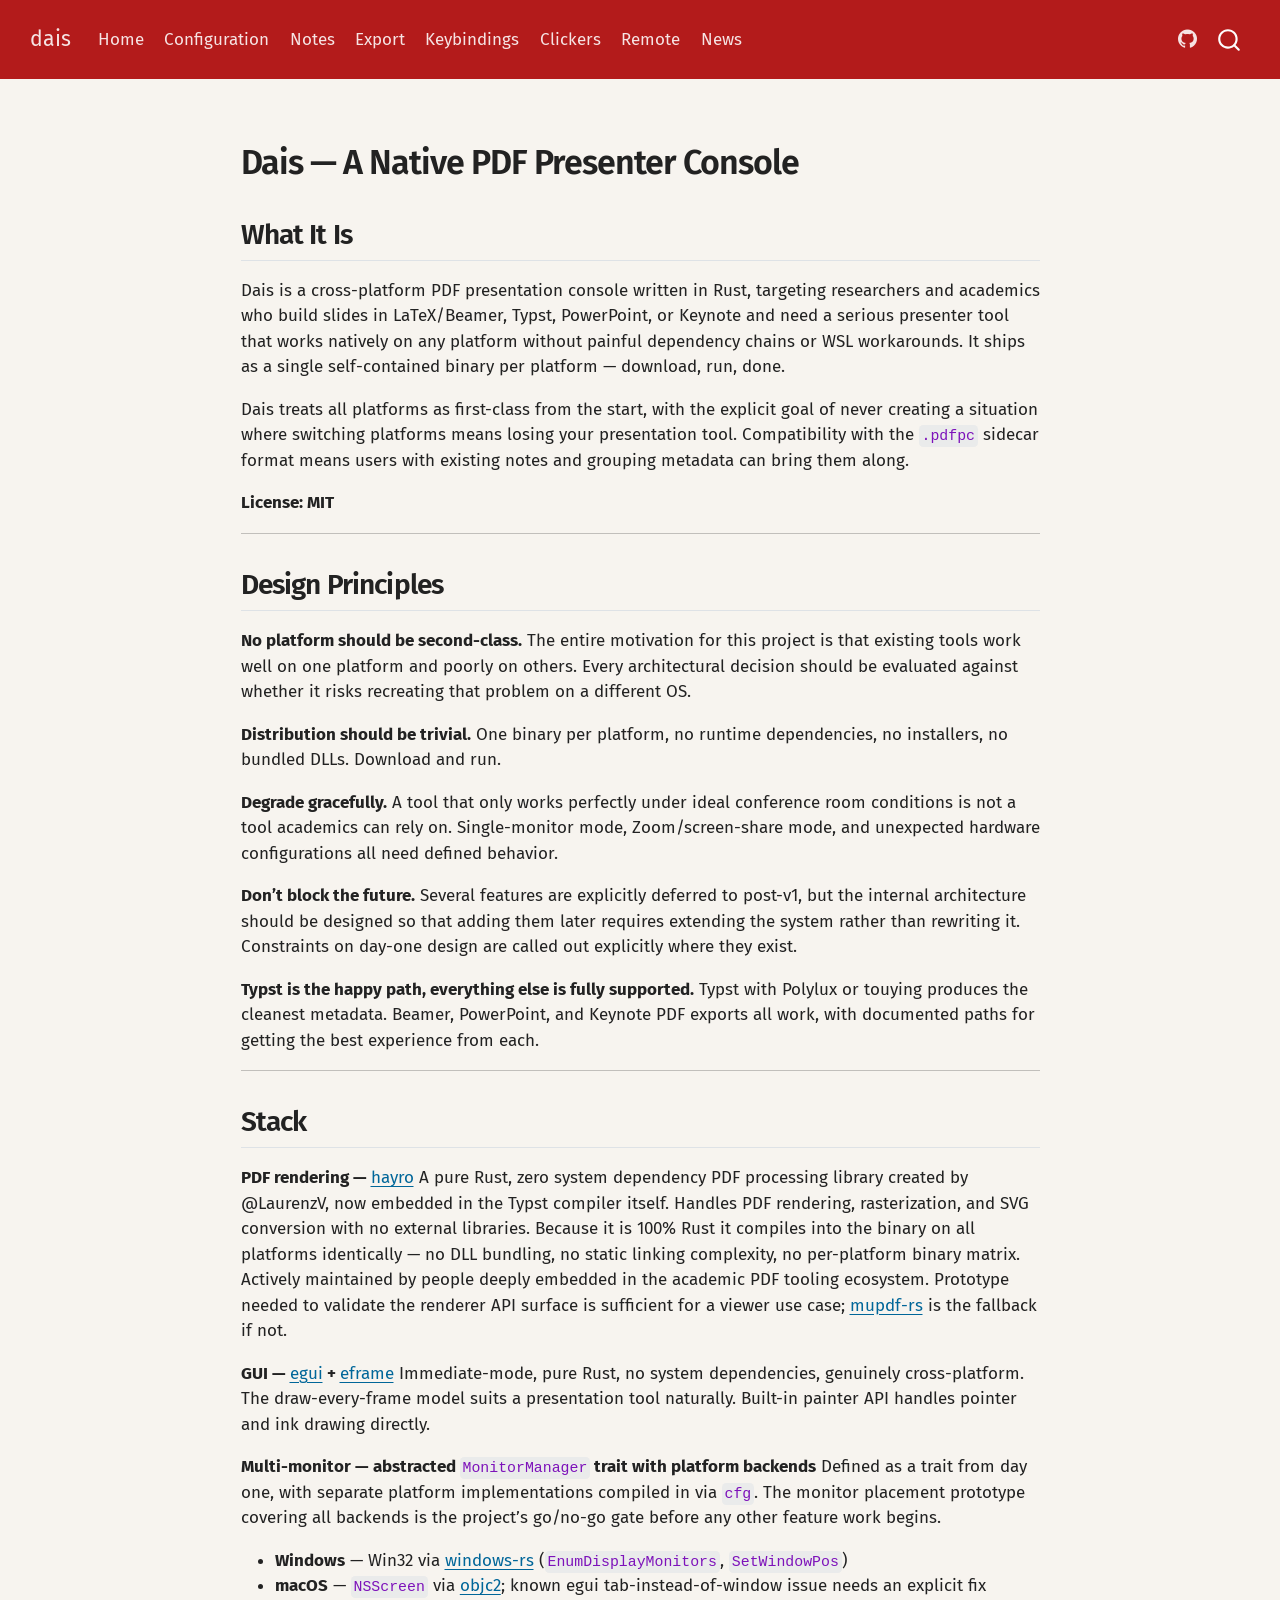
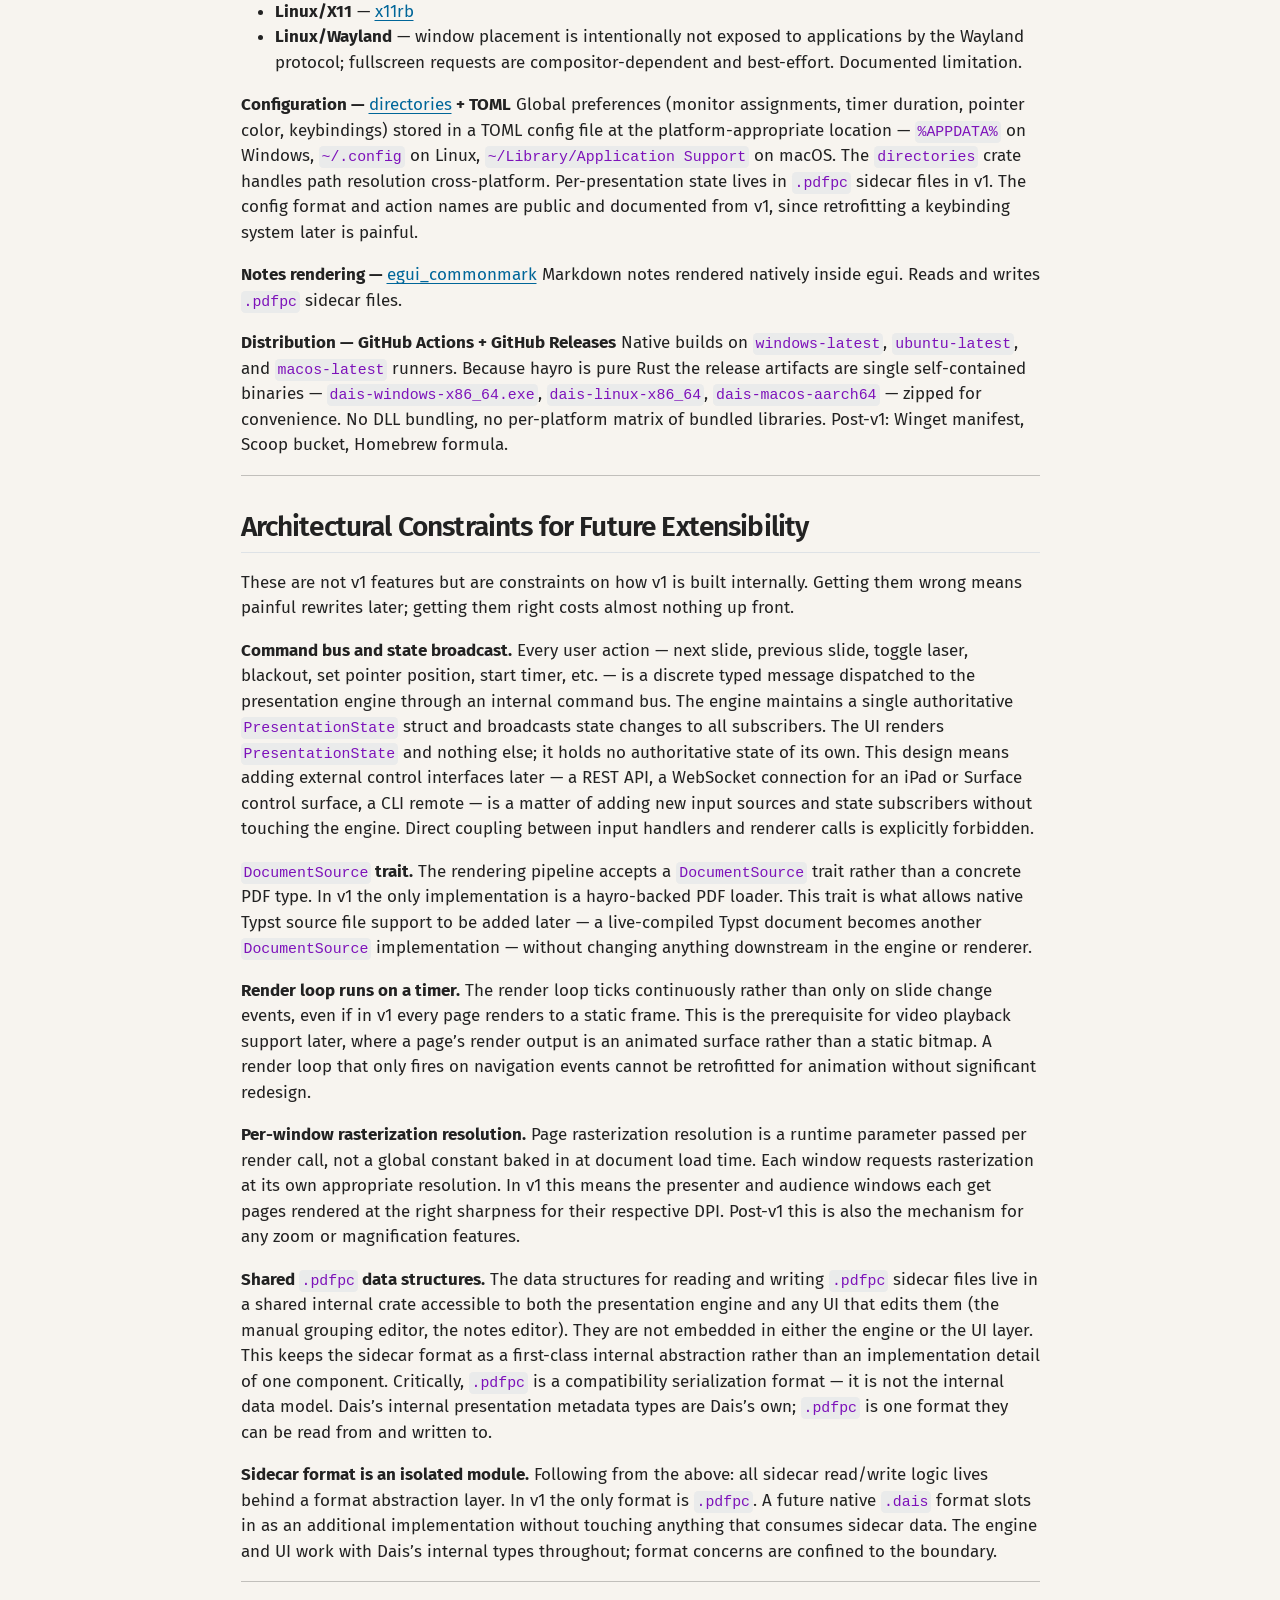
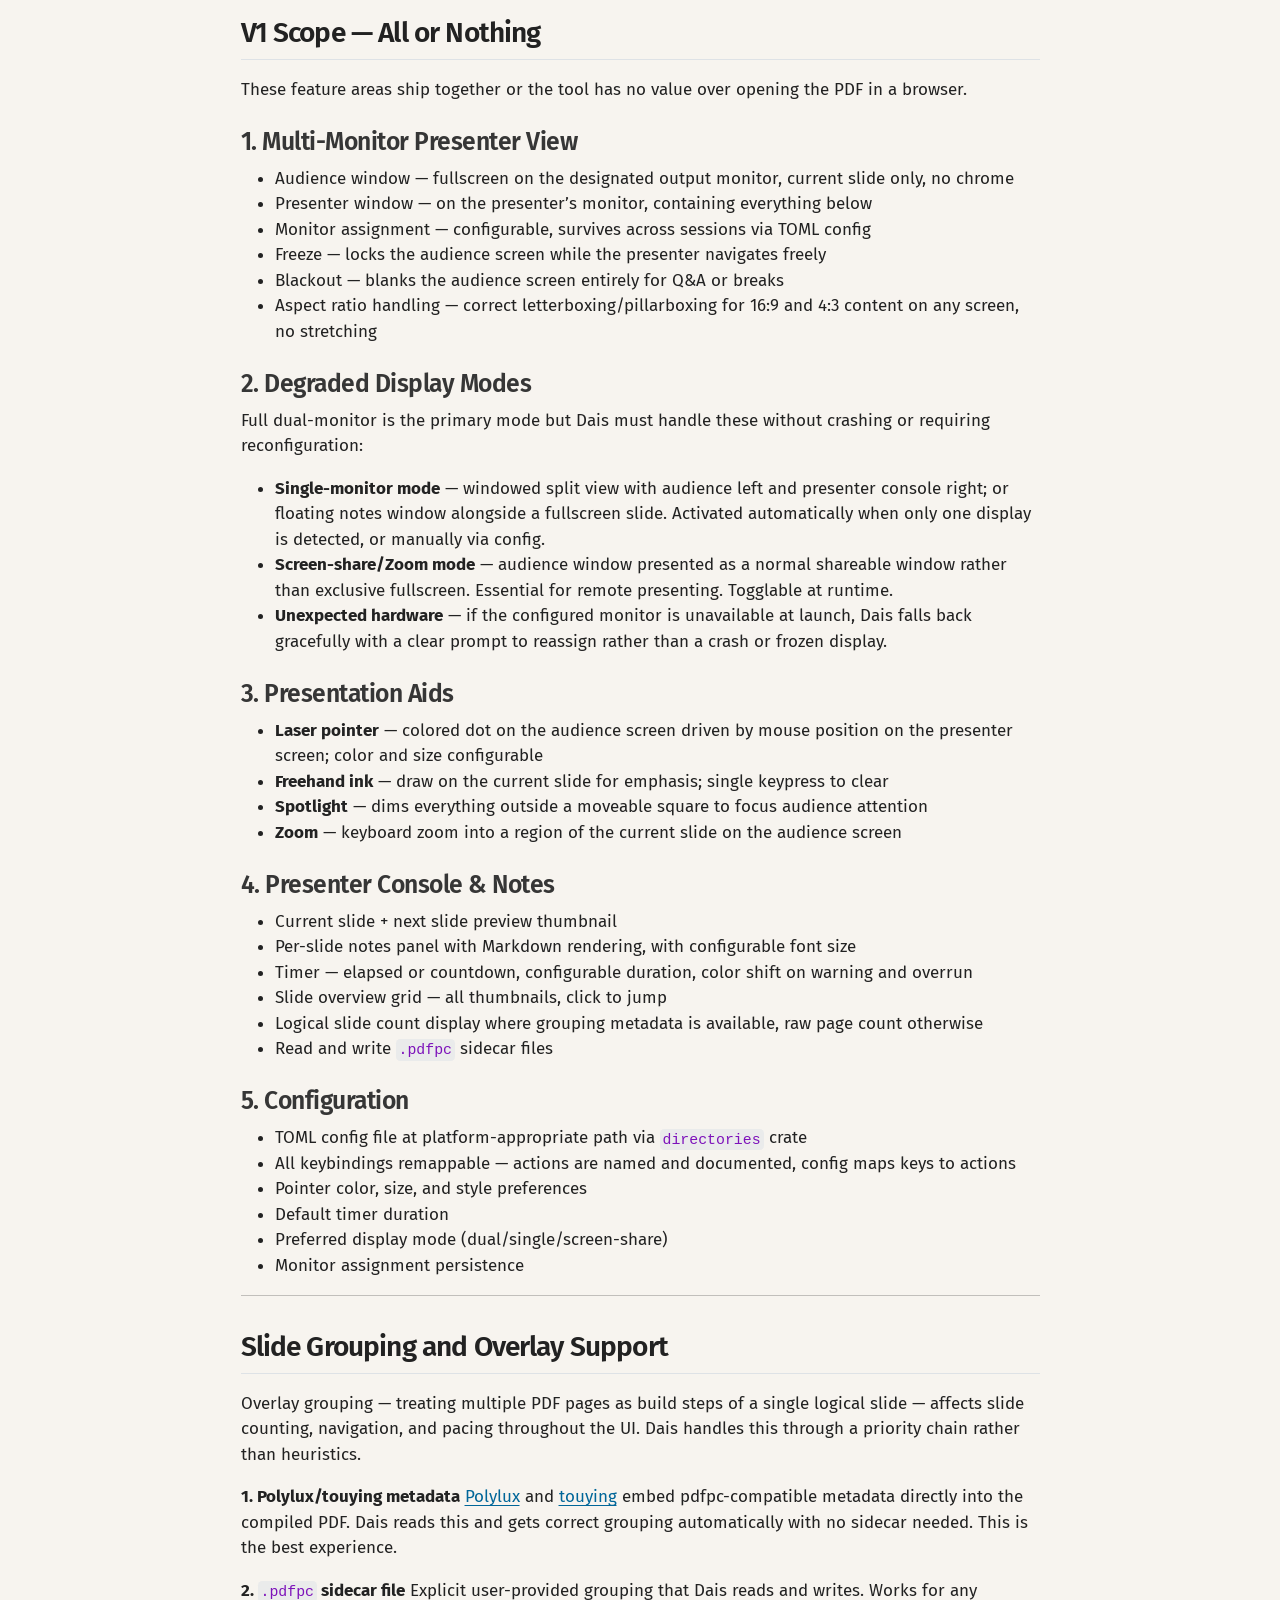
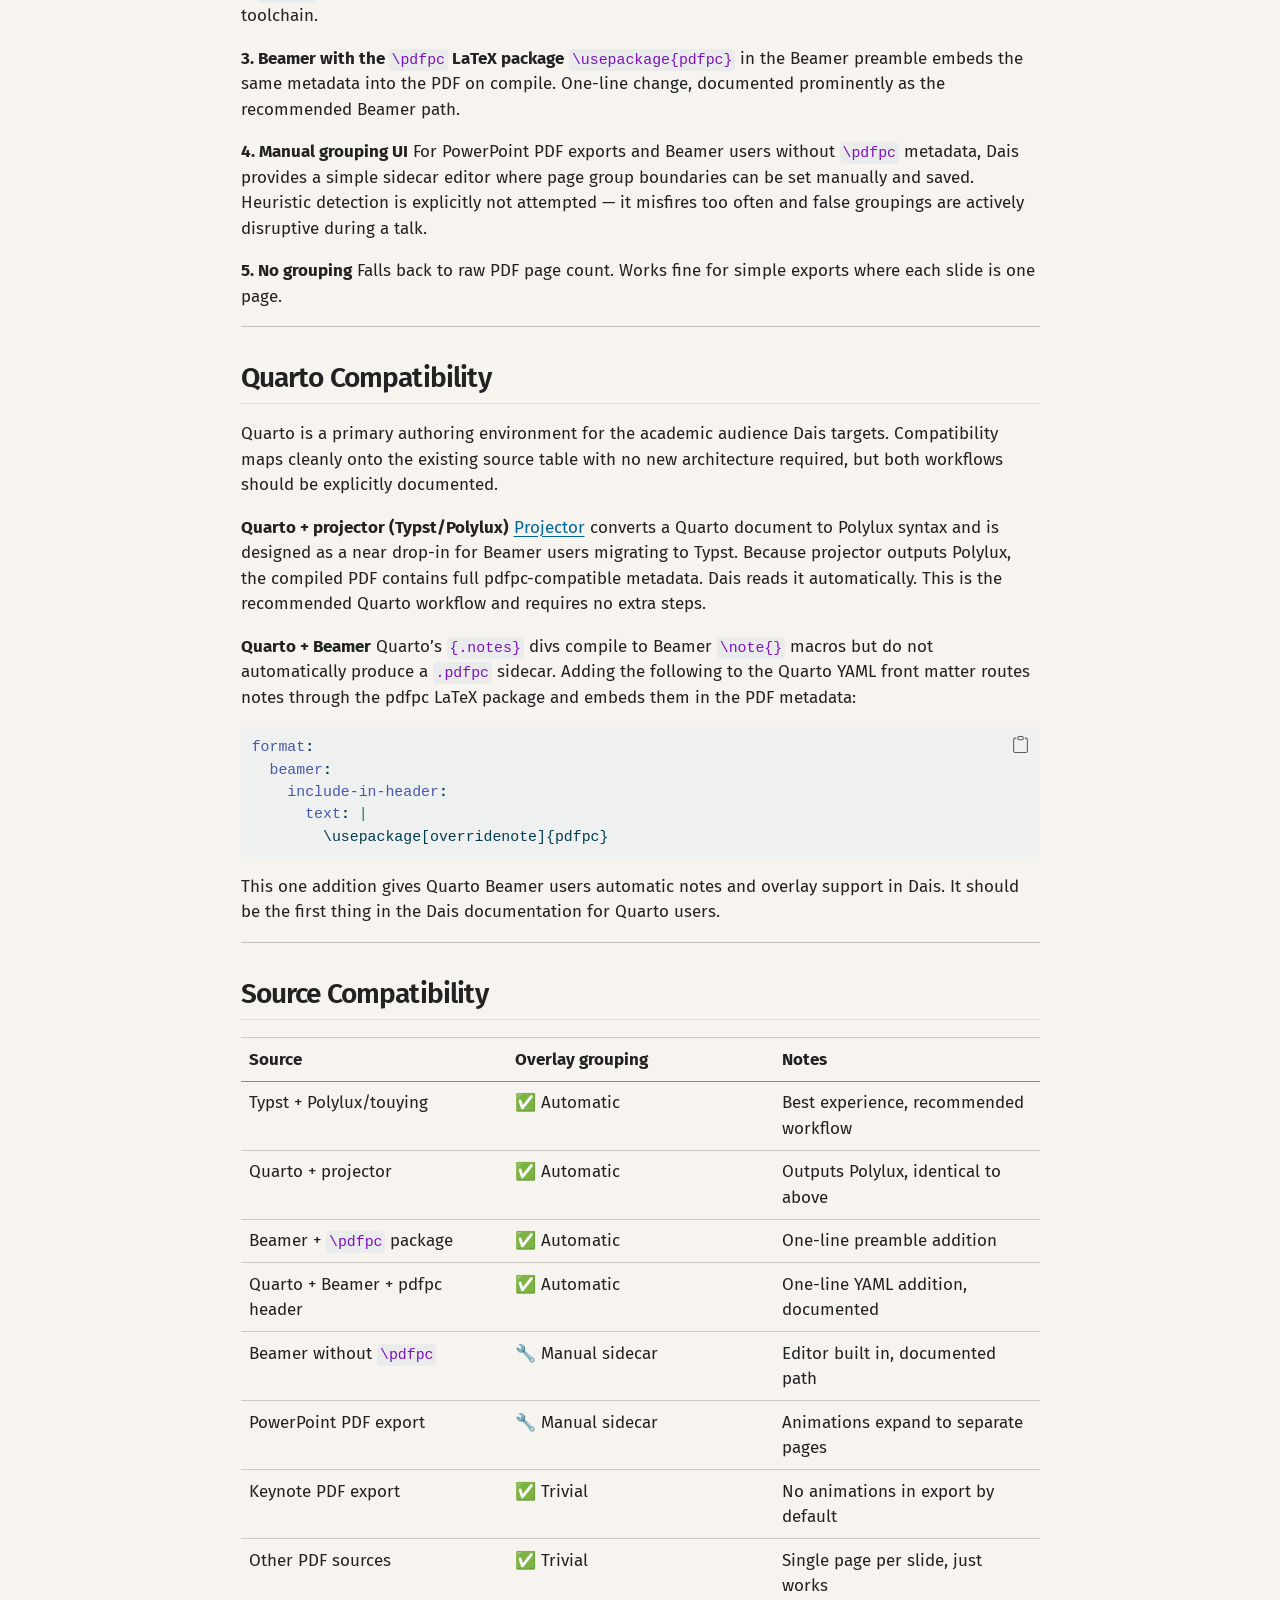
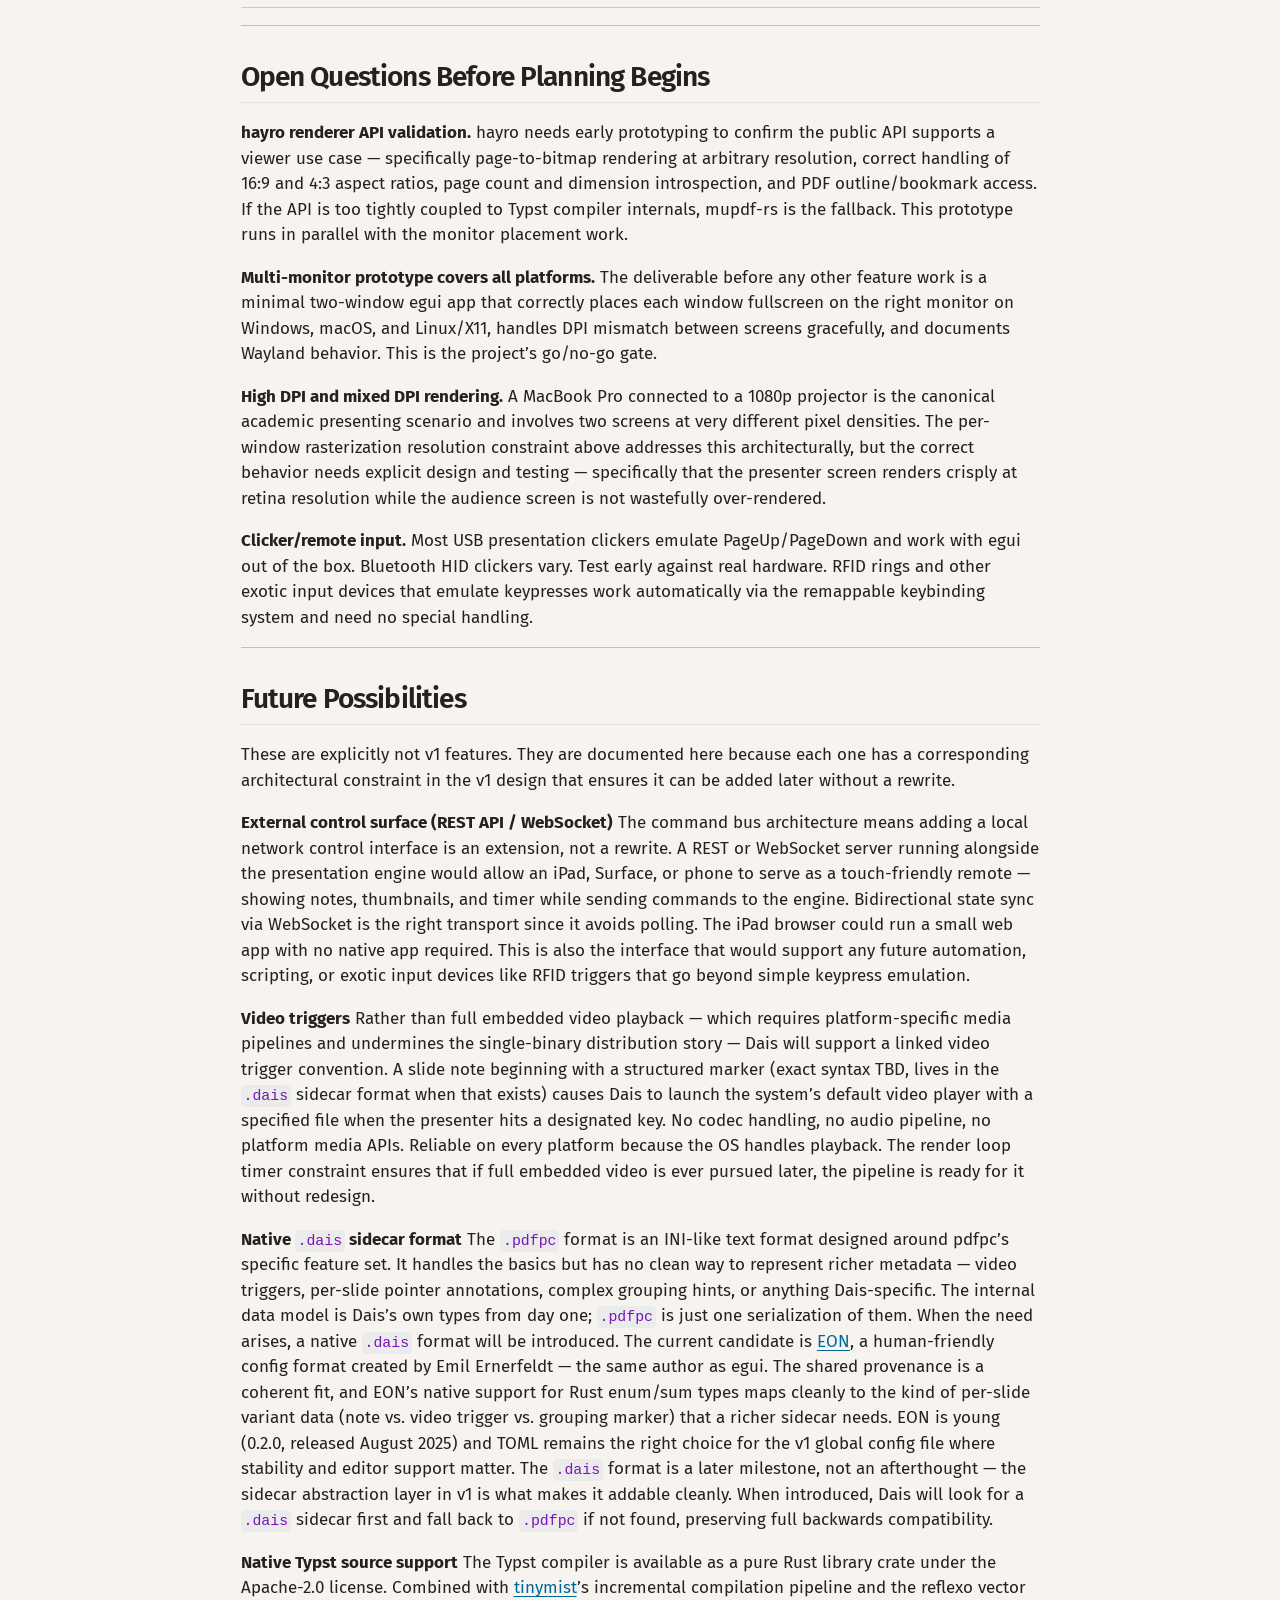
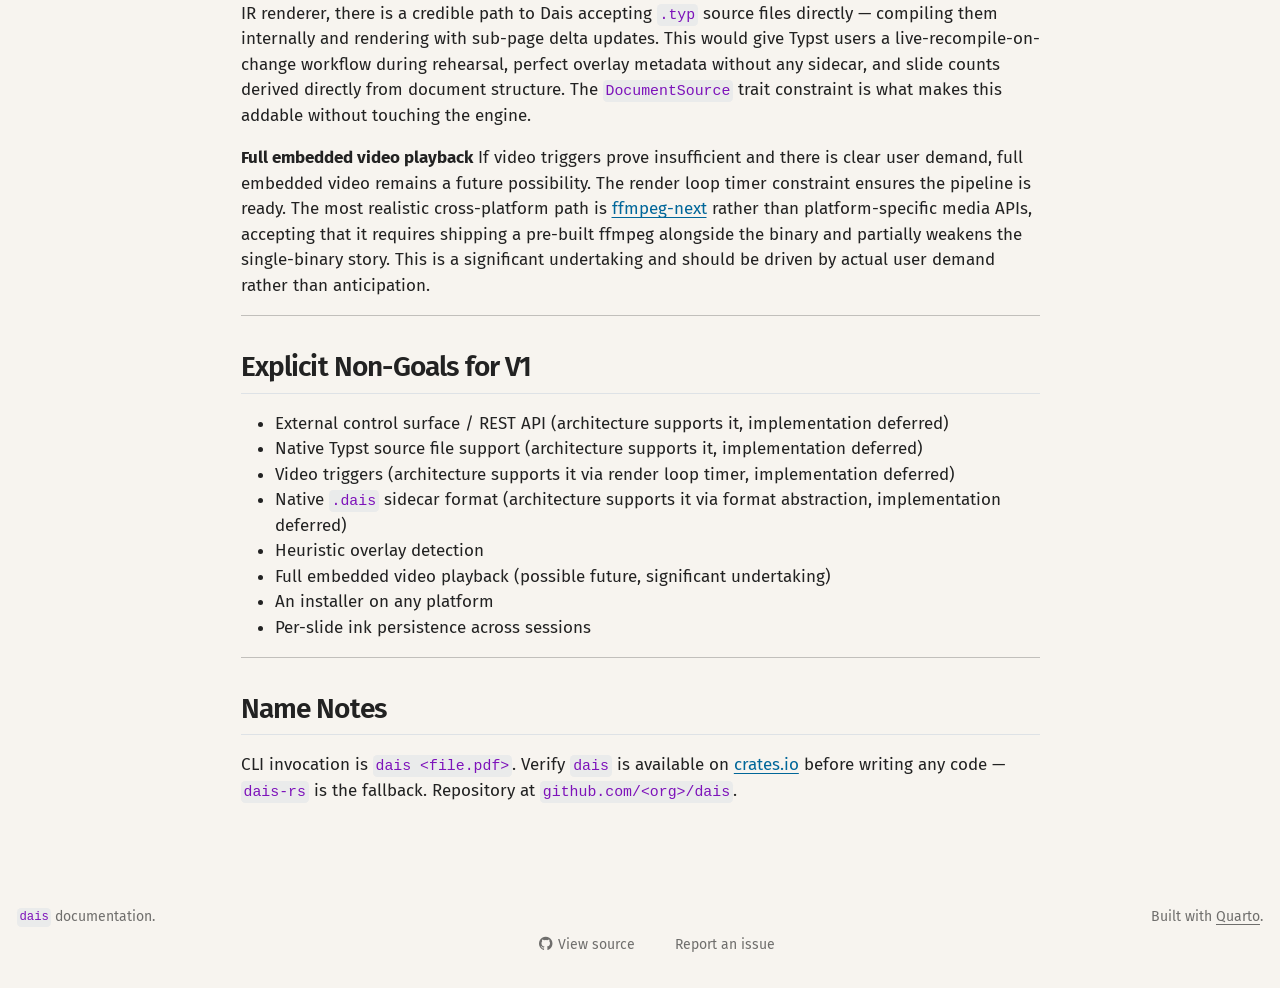
<file: design-proposal.html>
<!DOCTYPE html>
<html xmlns="http://www.w3.org/1999/xhtml" lang="en" xml:lang="en"><head>

<meta charset="utf-8">
<meta name="generator" content="quarto-1.9.38">

<meta name="viewport" content="width=device-width, initial-scale=1.0, user-scalable=yes">


<title>design-proposal – dais</title>
<style>
/* Default styles provided by pandoc.
** See https://pandoc.org/MANUAL.html#variables-for-html for config info.
*/
code{white-space: pre-wrap;}
span.smallcaps{font-variant: small-caps;}
div.columns{display: flex; gap: min(4vw, 1.5em);}
div.column{flex: auto; overflow-x: auto;}
div.hanging-indent{margin-left: 1.5em; text-indent: -1.5em;}
ul.task-list{list-style: none;}
ul.task-list li input[type="checkbox"] {
  width: 0.8em;
  margin: 0 0.8em 0.2em -1em; /* quarto-specific, see https://github.com/quarto-dev/quarto-cli/issues/4556 */ 
  vertical-align: middle;
}
/* CSS for syntax highlighting */
html { -webkit-text-size-adjust: 100%; }
pre > code.sourceCode { white-space: pre; position: relative; }
pre > code.sourceCode > span { display: inline-block; line-height: 1.25; }
pre > code.sourceCode > span:empty { height: 1.2em; }
.sourceCode { overflow: visible; }
code.sourceCode > span { color: inherit; text-decoration: inherit; }
div.sourceCode { margin: 1em 0; }
pre.sourceCode { margin: 0; }
@media screen {
div.sourceCode { overflow: auto; }
}
@media print {
pre > code.sourceCode { white-space: pre-wrap; }
pre > code.sourceCode > span { text-indent: -5em; padding-left: 5em; }
}
pre.numberSource code
  { counter-reset: source-line 0; }
pre.numberSource code > span
  { position: relative; left: -4em; counter-increment: source-line; }
pre.numberSource code > span > a:first-child::before
  { content: counter(source-line);
    position: relative; left: -1em; text-align: right; vertical-align: baseline;
    border: none; display: inline-block;
    -webkit-touch-callout: none; -webkit-user-select: none;
    -khtml-user-select: none; -moz-user-select: none;
    -ms-user-select: none; user-select: none;
    padding: 0 4px; width: 4em;
  }
pre.numberSource { margin-left: 3em;  padding-left: 4px; }
div.sourceCode
  {   }
@media screen {
pre > code.sourceCode > span > a:first-child::before { text-decoration: underline; }
}
</style>


<script src="site_libs/quarto-nav/quarto-nav.js"></script>
<script src="site_libs/quarto-nav/headroom.min.js"></script>
<script src="site_libs/clipboard/clipboard.min.js"></script>
<script src="site_libs/quarto-search/autocomplete.umd.js"></script>
<script src="site_libs/quarto-search/fuse.min.js"></script>
<script src="site_libs/quarto-search/quarto-search.js"></script>
<meta name="quarto:offset" content="./">
<link href="./../assets/dais.ico" rel="icon">
<script src="site_libs/quarto-html/quarto.js" type="module"></script>
<script src="site_libs/quarto-html/tabsets/tabsets.js" type="module"></script>
<script src="site_libs/quarto-html/popper.min.js"></script>
<script src="site_libs/quarto-html/tippy.umd.min.js"></script>
<script src="site_libs/quarto-html/anchor.min.js"></script>
<link href="site_libs/quarto-html/tippy.css" rel="stylesheet">
<link href="site_libs/quarto-html/quarto-syntax-highlighting-15634bcf2e68342d4ad2dfa704d543f6.css" rel="stylesheet" id="quarto-text-highlighting-styles">
<script src="site_libs/bootstrap/bootstrap.min.js"></script>
<link href="site_libs/bootstrap/bootstrap-icons.css" rel="stylesheet">
<link href="site_libs/bootstrap/bootstrap-dabe172eb55fd7b6fc99fa15088a2693.min.css" rel="stylesheet" append-hash="true" id="quarto-bootstrap" data-mode="light">
<script id="quarto-search-options" type="application/json">{
  "location": "navbar",
  "copy-button": false,
  "collapse-after": 3,
  "panel-placement": "end",
  "type": "overlay",
  "limit": 50,
  "keyboard-shortcut": [
    "f",
    "/",
    "s"
  ],
  "show-item-context": false,
  "language": {
    "search-no-results-text": "No results",
    "search-matching-documents-text": "matching documents",
    "search-copy-link-title": "Copy link to search",
    "search-hide-matches-text": "Hide additional matches",
    "search-more-match-text": "more match in this document",
    "search-more-matches-text": "more matches in this document",
    "search-clear-button-title": "Clear",
    "search-text-placeholder": "",
    "search-detached-cancel-button-title": "Cancel",
    "search-submit-button-title": "Submit",
    "search-label": "Search"
  }
}</script>


</head>

<body class="nav-fixed fullcontent quarto-light">

<div id="quarto-search-results"></div>
  <header id="quarto-header" class="headroom fixed-top">
    <nav class="navbar navbar-expand-lg " data-bs-theme="dark">
      <div class="navbar-container container-fluid">
      <div class="navbar-brand-container mx-auto">
    <a class="navbar-brand" href="./index.html">
    <span class="navbar-title">dais</span>
    </a>
  </div>
            <div id="quarto-search" class="" title="Search"></div>
          <button class="navbar-toggler" type="button" data-bs-toggle="collapse" data-bs-target="#navbarCollapse" aria-controls="navbarCollapse" role="menu" aria-expanded="false" aria-label="Toggle navigation" onclick="if (window.quartoToggleHeadroom) { window.quartoToggleHeadroom(); }">
  <span class="navbar-toggler-icon"></span>
</button>
          <div class="collapse navbar-collapse" id="navbarCollapse">
            <ul class="navbar-nav navbar-nav-scroll me-auto">
  <li class="nav-item">
    <a class="nav-link" href="./index.html"> 
<span class="menu-text">Home</span></a>
  </li>  
  <li class="nav-item">
    <a class="nav-link" href="./configuration.html"> 
<span class="menu-text">Configuration</span></a>
  </li>  
  <li class="nav-item">
    <a class="nav-link" href="./notes.html"> 
<span class="menu-text">Notes</span></a>
  </li>  
  <li class="nav-item">
    <a class="nav-link" href="./export.html"> 
<span class="menu-text">Export</span></a>
  </li>  
  <li class="nav-item">
    <a class="nav-link" href="./keybindings.html"> 
<span class="menu-text">Keybindings</span></a>
  </li>  
  <li class="nav-item">
    <a class="nav-link" href="./clicker-setup.html"> 
<span class="menu-text">Clickers</span></a>
  </li>  
  <li class="nav-item">
    <a class="nav-link" href="./remote.html"> 
<span class="menu-text">Remote</span></a>
  </li>  
  <li class="nav-item">
    <a class="nav-link" href="./news.html"> 
<span class="menu-text">News</span></a>
  </li>  
</ul>
            <ul class="navbar-nav navbar-nav-scroll ms-auto">
  <li class="nav-item compact">
    <a class="nav-link" href="https://github.com/christopherkenny/dais"> <i class="bi bi-github" role="img">
</i> 
<span class="menu-text"></span></a>
  </li>  
</ul>
          </div> <!-- /navcollapse -->
            <div class="quarto-navbar-tools">
</div>
      </div> <!-- /container-fluid -->
    </nav>
</header>
<!-- content -->
<div id="quarto-content" class="quarto-container page-columns page-rows-contents page-layout-article page-navbar">
<!-- sidebar -->
<!-- margin-sidebar -->
    
<!-- main -->
<main class="content" id="quarto-document-content"><header id="title-block-header" class="quarto-title-block"></header>




<section id="dais-a-native-pdf-presenter-console" class="level1">
<h1>Dais — A Native PDF Presenter Console</h1>
<section id="what-it-is" class="level2">
<h2 class="anchored" data-anchor-id="what-it-is">What It Is</h2>
<p>Dais is a cross-platform PDF presentation console written in Rust, targeting researchers and academics who build slides in LaTeX/Beamer, Typst, PowerPoint, or Keynote and need a serious presenter tool that works natively on any platform without painful dependency chains or WSL workarounds. It ships as a single self-contained binary per platform — download, run, done.</p>
<p>Dais treats all platforms as first-class from the start, with the explicit goal of never creating a situation where switching platforms means losing your presentation tool. Compatibility with the <code>.pdfpc</code> sidecar format means users with existing notes and grouping metadata can bring them along.</p>
<p><strong>License: MIT</strong></p>
<hr>
</section>
<section id="design-principles" class="level2">
<h2 class="anchored" data-anchor-id="design-principles">Design Principles</h2>
<p><strong>No platform should be second-class.</strong> The entire motivation for this project is that existing tools work well on one platform and poorly on others. Every architectural decision should be evaluated against whether it risks recreating that problem on a different OS.</p>
<p><strong>Distribution should be trivial.</strong> One binary per platform, no runtime dependencies, no installers, no bundled DLLs. Download and run.</p>
<p><strong>Degrade gracefully.</strong> A tool that only works perfectly under ideal conference room conditions is not a tool academics can rely on. Single-monitor mode, Zoom/screen-share mode, and unexpected hardware configurations all need defined behavior.</p>
<p><strong>Don’t block the future.</strong> Several features are explicitly deferred to post-v1, but the internal architecture should be designed so that adding them later requires extending the system rather than rewriting it. Constraints on day-one design are called out explicitly where they exist.</p>
<p><strong>Typst is the happy path, everything else is fully supported.</strong> Typst with Polylux or touying produces the cleanest metadata. Beamer, PowerPoint, and Keynote PDF exports all work, with documented paths for getting the best experience from each.</p>
<hr>
</section>
<section id="stack" class="level2">
<h2 class="anchored" data-anchor-id="stack">Stack</h2>
<p><strong>PDF rendering — <a href="https://github.com/typst/typst">hayro</a></strong> A pure Rust, zero system dependency PDF processing library created by <span class="citation" data-cites="LaurenzV">@LaurenzV</span>, now embedded in the Typst compiler itself. Handles PDF rendering, rasterization, and SVG conversion with no external libraries. Because it is 100% Rust it compiles into the binary on all platforms identically — no DLL bundling, no static linking complexity, no per-platform binary matrix. Actively maintained by people deeply embedded in the academic PDF tooling ecosystem. Prototype needed to validate the renderer API surface is sufficient for a viewer use case; <a href="https://github.com/messense/mupdf-rs">mupdf-rs</a> is the fallback if not.</p>
<p><strong>GUI — <a href="https://github.com/emilk/egui">egui</a> + <a href="https://github.com/emilk/egui/tree/master/crates/eframe">eframe</a></strong> Immediate-mode, pure Rust, no system dependencies, genuinely cross-platform. The draw-every-frame model suits a presentation tool naturally. Built-in painter API handles pointer and ink drawing directly.</p>
<p><strong>Multi-monitor — abstracted <code>MonitorManager</code> trait with platform backends</strong> Defined as a trait from day one, with separate platform implementations compiled in via <code>cfg</code>. The monitor placement prototype covering all backends is the project’s go/no-go gate before any other feature work begins.</p>
<ul>
<li><strong>Windows</strong> — Win32 via <a href="https://github.com/microsoft/windows-rs">windows-rs</a> (<code>EnumDisplayMonitors</code>, <code>SetWindowPos</code>)</li>
<li><strong>macOS</strong> — <code>NSScreen</code> via <a href="https://github.com/madsmtm/objc2">objc2</a>; known egui tab-instead-of-window issue needs an explicit fix</li>
<li><strong>Linux/X11</strong> — <a href="https://github.com/psychon/x11rb">x11rb</a></li>
<li><strong>Linux/Wayland</strong> — window placement is intentionally not exposed to applications by the Wayland protocol; fullscreen requests are compositor-dependent and best-effort. Documented limitation.</li>
</ul>
<p><strong>Configuration — <a href="https://crates.io/crates/directories">directories</a> + TOML</strong> Global preferences (monitor assignments, timer duration, pointer color, keybindings) stored in a TOML config file at the platform-appropriate location — <code>%APPDATA%</code> on Windows, <code>~/.config</code> on Linux, <code>~/Library/Application Support</code> on macOS. The <code>directories</code> crate handles path resolution cross-platform. Per-presentation state lives in <code>.pdfpc</code> sidecar files in v1. The config format and action names are public and documented from v1, since retrofitting a keybinding system later is painful.</p>
<p><strong>Notes rendering — <a href="https://github.com/lampsitter/egui_commonmark">egui_commonmark</a></strong> Markdown notes rendered natively inside egui. Reads and writes <code>.pdfpc</code> sidecar files.</p>
<p><strong>Distribution — GitHub Actions + GitHub Releases</strong> Native builds on <code>windows-latest</code>, <code>ubuntu-latest</code>, and <code>macos-latest</code> runners. Because hayro is pure Rust the release artifacts are single self-contained binaries — <code>dais-windows-x86_64.exe</code>, <code>dais-linux-x86_64</code>, <code>dais-macos-aarch64</code> — zipped for convenience. No DLL bundling, no per-platform matrix of bundled libraries. Post-v1: Winget manifest, Scoop bucket, Homebrew formula.</p>
<hr>
</section>
<section id="architectural-constraints-for-future-extensibility" class="level2">
<h2 class="anchored" data-anchor-id="architectural-constraints-for-future-extensibility">Architectural Constraints for Future Extensibility</h2>
<p>These are not v1 features but are constraints on how v1 is built internally. Getting them wrong means painful rewrites later; getting them right costs almost nothing up front.</p>
<p><strong>Command bus and state broadcast.</strong> Every user action — next slide, previous slide, toggle laser, blackout, set pointer position, start timer, etc. — is a discrete typed message dispatched to the presentation engine through an internal command bus. The engine maintains a single authoritative <code>PresentationState</code> struct and broadcasts state changes to all subscribers. The UI renders <code>PresentationState</code> and nothing else; it holds no authoritative state of its own. This design means adding external control interfaces later — a REST API, a WebSocket connection for an iPad or Surface control surface, a CLI remote — is a matter of adding new input sources and state subscribers without touching the engine. Direct coupling between input handlers and renderer calls is explicitly forbidden.</p>
<p><strong><code>DocumentSource</code> trait.</strong> The rendering pipeline accepts a <code>DocumentSource</code> trait rather than a concrete PDF type. In v1 the only implementation is a hayro-backed PDF loader. This trait is what allows native Typst source file support to be added later — a live-compiled Typst document becomes another <code>DocumentSource</code> implementation — without changing anything downstream in the engine or renderer.</p>
<p><strong>Render loop runs on a timer.</strong> The render loop ticks continuously rather than only on slide change events, even if in v1 every page renders to a static frame. This is the prerequisite for video playback support later, where a page’s render output is an animated surface rather than a static bitmap. A render loop that only fires on navigation events cannot be retrofitted for animation without significant redesign.</p>
<p><strong>Per-window rasterization resolution.</strong> Page rasterization resolution is a runtime parameter passed per render call, not a global constant baked in at document load time. Each window requests rasterization at its own appropriate resolution. In v1 this means the presenter and audience windows each get pages rendered at the right sharpness for their respective DPI. Post-v1 this is also the mechanism for any zoom or magnification features.</p>
<p><strong>Shared <code>.pdfpc</code> data structures.</strong> The data structures for reading and writing <code>.pdfpc</code> sidecar files live in a shared internal crate accessible to both the presentation engine and any UI that edits them (the manual grouping editor, the notes editor). They are not embedded in either the engine or the UI layer. This keeps the sidecar format as a first-class internal abstraction rather than an implementation detail of one component. Critically, <code>.pdfpc</code> is a compatibility serialization format — it is not the internal data model. Dais’s internal presentation metadata types are Dais’s own; <code>.pdfpc</code> is one format they can be read from and written to.</p>
<p><strong>Sidecar format is an isolated module.</strong> Following from the above: all sidecar read/write logic lives behind a format abstraction layer. In v1 the only format is <code>.pdfpc</code>. A future native <code>.dais</code> format slots in as an additional implementation without touching anything that consumes sidecar data. The engine and UI work with Dais’s internal types throughout; format concerns are confined to the boundary.</p>
<hr>
</section>
<section id="v1-scope-all-or-nothing" class="level2">
<h2 class="anchored" data-anchor-id="v1-scope-all-or-nothing">V1 Scope — All or Nothing</h2>
<p>These feature areas ship together or the tool has no value over opening the PDF in a browser.</p>
<section id="multi-monitor-presenter-view" class="level3">
<h3 class="anchored" data-anchor-id="multi-monitor-presenter-view">1. Multi-Monitor Presenter View</h3>
<ul>
<li>Audience window — fullscreen on the designated output monitor, current slide only, no chrome</li>
<li>Presenter window — on the presenter’s monitor, containing everything below</li>
<li>Monitor assignment — configurable, survives across sessions via TOML config</li>
<li>Freeze — locks the audience screen while the presenter navigates freely</li>
<li>Blackout — blanks the audience screen entirely for Q&amp;A or breaks</li>
<li>Aspect ratio handling — correct letterboxing/pillarboxing for 16:9 and 4:3 content on any screen, no stretching</li>
</ul>
</section>
<section id="degraded-display-modes" class="level3">
<h3 class="anchored" data-anchor-id="degraded-display-modes">2. Degraded Display Modes</h3>
<p>Full dual-monitor is the primary mode but Dais must handle these without crashing or requiring reconfiguration:</p>
<ul>
<li><strong>Single-monitor mode</strong> — windowed split view with audience left and presenter console right; or floating notes window alongside a fullscreen slide. Activated automatically when only one display is detected, or manually via config.</li>
<li><strong>Screen-share/Zoom mode</strong> — audience window presented as a normal shareable window rather than exclusive fullscreen. Essential for remote presenting. Togglable at runtime.</li>
<li><strong>Unexpected hardware</strong> — if the configured monitor is unavailable at launch, Dais falls back gracefully with a clear prompt to reassign rather than a crash or frozen display.</li>
</ul>
</section>
<section id="presentation-aids" class="level3">
<h3 class="anchored" data-anchor-id="presentation-aids">3. Presentation Aids</h3>
<ul>
<li><strong>Laser pointer</strong> — colored dot on the audience screen driven by mouse position on the presenter screen; color and size configurable</li>
<li><strong>Freehand ink</strong> — draw on the current slide for emphasis; single keypress to clear</li>
<li><strong>Spotlight</strong> — dims everything outside a moveable square to focus audience attention</li>
<li><strong>Zoom</strong> — keyboard zoom into a region of the current slide on the audience screen</li>
</ul>
</section>
<section id="presenter-console-notes" class="level3">
<h3 class="anchored" data-anchor-id="presenter-console-notes">4. Presenter Console &amp; Notes</h3>
<ul>
<li>Current slide + next slide preview thumbnail</li>
<li>Per-slide notes panel with Markdown rendering, with configurable font size</li>
<li>Timer — elapsed or countdown, configurable duration, color shift on warning and overrun</li>
<li>Slide overview grid — all thumbnails, click to jump</li>
<li>Logical slide count display where grouping metadata is available, raw page count otherwise</li>
<li>Read and write <code>.pdfpc</code> sidecar files</li>
</ul>
</section>
<section id="configuration" class="level3">
<h3 class="anchored" data-anchor-id="configuration">5. Configuration</h3>
<ul>
<li>TOML config file at platform-appropriate path via <code>directories</code> crate</li>
<li>All keybindings remappable — actions are named and documented, config maps keys to actions</li>
<li>Pointer color, size, and style preferences</li>
<li>Default timer duration</li>
<li>Preferred display mode (dual/single/screen-share)</li>
<li>Monitor assignment persistence</li>
</ul>
<hr>
</section>
</section>
<section id="slide-grouping-and-overlay-support" class="level2">
<h2 class="anchored" data-anchor-id="slide-grouping-and-overlay-support">Slide Grouping and Overlay Support</h2>
<p>Overlay grouping — treating multiple PDF pages as build steps of a single logical slide — affects slide counting, navigation, and pacing throughout the UI. Dais handles this through a priority chain rather than heuristics.</p>
<p><strong>1. Polylux/touying metadata</strong> <a href="https://github.com/andreasabel/polylux">Polylux</a> and <a href="https://github.com/touying-typst/touying">touying</a> embed pdfpc-compatible metadata directly into the compiled PDF. Dais reads this and gets correct grouping automatically with no sidecar needed. This is the best experience.</p>
<p><strong>2. <code>.pdfpc</code> sidecar file</strong> Explicit user-provided grouping that Dais reads and writes. Works for any toolchain.</p>
<p><strong>3. Beamer with the <code>\pdfpc</code> LaTeX package</strong> <code>\usepackage{pdfpc}</code> in the Beamer preamble embeds the same metadata into the PDF on compile. One-line change, documented prominently as the recommended Beamer path.</p>
<p><strong>4. Manual grouping UI</strong> For PowerPoint PDF exports and Beamer users without <code>\pdfpc</code> metadata, Dais provides a simple sidecar editor where page group boundaries can be set manually and saved. Heuristic detection is explicitly not attempted — it misfires too often and false groupings are actively disruptive during a talk.</p>
<p><strong>5. No grouping</strong> Falls back to raw PDF page count. Works fine for simple exports where each slide is one page.</p>
<hr>
</section>
<section id="quarto-compatibility" class="level2">
<h2 class="anchored" data-anchor-id="quarto-compatibility">Quarto Compatibility</h2>
<p>Quarto is a primary authoring environment for the academic audience Dais targets. Compatibility maps cleanly onto the existing source table with no new architecture required, but both workflows should be explicitly documented.</p>
<p><strong>Quarto + projector (Typst/Polylux)</strong> <a href="https://github.com/christopherkenny/projector">Projector</a> converts a Quarto document to Polylux syntax and is designed as a near drop-in for Beamer users migrating to Typst. Because projector outputs Polylux, the compiled PDF contains full pdfpc-compatible metadata. Dais reads it automatically. This is the recommended Quarto workflow and requires no extra steps.</p>
<p><strong>Quarto + Beamer</strong> Quarto’s <code>{.notes}</code> divs compile to Beamer <code>\note{}</code> macros but do not automatically produce a <code>.pdfpc</code> sidecar. Adding the following to the Quarto YAML front matter routes notes through the pdfpc LaTeX package and embeds them in the PDF metadata:</p>
<div class="code-copy-outer-scaffold"><div class="sourceCode" id="cb1"><pre class="sourceCode yaml code-with-copy"><code class="sourceCode yaml"><span id="cb1-1"><a href="#cb1-1" aria-hidden="true" tabindex="-1"></a><span class="fu">format</span><span class="kw">:</span></span>
<span id="cb1-2"><a href="#cb1-2" aria-hidden="true" tabindex="-1"></a><span class="at">  </span><span class="fu">beamer</span><span class="kw">:</span></span>
<span id="cb1-3"><a href="#cb1-3" aria-hidden="true" tabindex="-1"></a><span class="at">    </span><span class="fu">include-in-header</span><span class="kw">:</span></span>
<span id="cb1-4"><a href="#cb1-4" aria-hidden="true" tabindex="-1"></a><span class="fu">      text</span><span class="kw">: </span><span class="ch">|</span></span>
<span id="cb1-5"><a href="#cb1-5" aria-hidden="true" tabindex="-1"></a>        \usepackage[overridenote]{pdfpc}</span></code></pre></div><button title="Copy to Clipboard" class="code-copy-button"><i class="bi"></i></button></div>
<p>This one addition gives Quarto Beamer users automatic notes and overlay support in Dais. It should be the first thing in the Dais documentation for Quarto users.</p>
<hr>
</section>
<section id="source-compatibility" class="level2">
<h2 class="anchored" data-anchor-id="source-compatibility">Source Compatibility</h2>
<table class="caption-top table">
<colgroup>
<col style="width: 33%">
<col style="width: 33%">
<col style="width: 33%">
</colgroup>
<thead>
<tr class="header">
<th>Source</th>
<th>Overlay grouping</th>
<th>Notes</th>
</tr>
</thead>
<tbody>
<tr class="odd">
<td>Typst + Polylux/touying</td>
<td>✅ Automatic</td>
<td>Best experience, recommended workflow</td>
</tr>
<tr class="even">
<td>Quarto + projector</td>
<td>✅ Automatic</td>
<td>Outputs Polylux, identical to above</td>
</tr>
<tr class="odd">
<td>Beamer + <code>\pdfpc</code> package</td>
<td>✅ Automatic</td>
<td>One-line preamble addition</td>
</tr>
<tr class="even">
<td>Quarto + Beamer + pdfpc header</td>
<td>✅ Automatic</td>
<td>One-line YAML addition, documented</td>
</tr>
<tr class="odd">
<td>Beamer without <code>\pdfpc</code></td>
<td>🔧 Manual sidecar</td>
<td>Editor built in, documented path</td>
</tr>
<tr class="even">
<td>PowerPoint PDF export</td>
<td>🔧 Manual sidecar</td>
<td>Animations expand to separate pages</td>
</tr>
<tr class="odd">
<td>Keynote PDF export</td>
<td>✅ Trivial</td>
<td>No animations in export by default</td>
</tr>
<tr class="even">
<td>Other PDF sources</td>
<td>✅ Trivial</td>
<td>Single page per slide, just works</td>
</tr>
</tbody>
</table>
<hr>
</section>
<section id="open-questions-before-planning-begins" class="level2">
<h2 class="anchored" data-anchor-id="open-questions-before-planning-begins">Open Questions Before Planning Begins</h2>
<p><strong>hayro renderer API validation.</strong> hayro needs early prototyping to confirm the public API supports a viewer use case — specifically page-to-bitmap rendering at arbitrary resolution, correct handling of 16:9 and 4:3 aspect ratios, page count and dimension introspection, and PDF outline/bookmark access. If the API is too tightly coupled to Typst compiler internals, mupdf-rs is the fallback. This prototype runs in parallel with the monitor placement work.</p>
<p><strong>Multi-monitor prototype covers all platforms.</strong> The deliverable before any other feature work is a minimal two-window egui app that correctly places each window fullscreen on the right monitor on Windows, macOS, and Linux/X11, handles DPI mismatch between screens gracefully, and documents Wayland behavior. This is the project’s go/no-go gate.</p>
<p><strong>High DPI and mixed DPI rendering.</strong> A MacBook Pro connected to a 1080p projector is the canonical academic presenting scenario and involves two screens at very different pixel densities. The per-window rasterization resolution constraint above addresses this architecturally, but the correct behavior needs explicit design and testing — specifically that the presenter screen renders crisply at retina resolution while the audience screen is not wastefully over-rendered.</p>
<p><strong>Clicker/remote input.</strong> Most USB presentation clickers emulate PageUp/PageDown and work with egui out of the box. Bluetooth HID clickers vary. Test early against real hardware. RFID rings and other exotic input devices that emulate keypresses work automatically via the remappable keybinding system and need no special handling.</p>
<hr>
</section>
<section id="future-possibilities" class="level2">
<h2 class="anchored" data-anchor-id="future-possibilities">Future Possibilities</h2>
<p>These are explicitly not v1 features. They are documented here because each one has a corresponding architectural constraint in the v1 design that ensures it can be added later without a rewrite.</p>
<p><strong>External control surface (REST API / WebSocket)</strong> The command bus architecture means adding a local network control interface is an extension, not a rewrite. A REST or WebSocket server running alongside the presentation engine would allow an iPad, Surface, or phone to serve as a touch-friendly remote — showing notes, thumbnails, and timer while sending commands to the engine. Bidirectional state sync via WebSocket is the right transport since it avoids polling. The iPad browser could run a small web app with no native app required. This is also the interface that would support any future automation, scripting, or exotic input devices like RFID triggers that go beyond simple keypress emulation.</p>
<p><strong>Video triggers</strong> Rather than full embedded video playback — which requires platform-specific media pipelines and undermines the single-binary distribution story — Dais will support a linked video trigger convention. A slide note beginning with a structured marker (exact syntax TBD, lives in the <code>.dais</code> sidecar format when that exists) causes Dais to launch the system’s default video player with a specified file when the presenter hits a designated key. No codec handling, no audio pipeline, no platform media APIs. Reliable on every platform because the OS handles playback. The render loop timer constraint ensures that if full embedded video is ever pursued later, the pipeline is ready for it without redesign.</p>
<p><strong>Native <code>.dais</code> sidecar format</strong> The <code>.pdfpc</code> format is an INI-like text format designed around pdfpc’s specific feature set. It handles the basics but has no clean way to represent richer metadata — video triggers, per-slide pointer annotations, complex grouping hints, or anything Dais-specific. The internal data model is Dais’s own types from day one; <code>.pdfpc</code> is just one serialization of them. When the need arises, a native <code>.dais</code> format will be introduced. The current candidate is <a href="https://github.com/emilk/eon">EON</a>, a human-friendly config format created by Emil Ernerfeldt — the same author as egui. The shared provenance is a coherent fit, and EON’s native support for Rust enum/sum types maps cleanly to the kind of per-slide variant data (note vs.&nbsp;video trigger vs.&nbsp;grouping marker) that a richer sidecar needs. EON is young (0.2.0, released August 2025) and TOML remains the right choice for the v1 global config file where stability and editor support matter. The <code>.dais</code> format is a later milestone, not an afterthought — the sidecar abstraction layer in v1 is what makes it addable cleanly. When introduced, Dais will look for a <code>.dais</code> sidecar first and fall back to <code>.pdfpc</code> if not found, preserving full backwards compatibility.</p>
<p><strong>Native Typst source support</strong> The Typst compiler is available as a pure Rust library crate under the Apache-2.0 license. Combined with <a href="https://github.com/Myriad-Dreamin/tinymist">tinymist</a>’s incremental compilation pipeline and the reflexo vector IR renderer, there is a credible path to Dais accepting <code>.typ</code> source files directly — compiling them internally and rendering with sub-page delta updates. This would give Typst users a live-recompile-on-change workflow during rehearsal, perfect overlay metadata without any sidecar, and slide counts derived directly from document structure. The <code>DocumentSource</code> trait constraint is what makes this addable without touching the engine.</p>
<p><strong>Full embedded video playback</strong> If video triggers prove insufficient and there is clear user demand, full embedded video remains a future possibility. The render loop timer constraint ensures the pipeline is ready. The most realistic cross-platform path is <a href="https://crates.io/crates/ffmpeg-next">ffmpeg-next</a> rather than platform-specific media APIs, accepting that it requires shipping a pre-built ffmpeg alongside the binary and partially weakens the single-binary story. This is a significant undertaking and should be driven by actual user demand rather than anticipation.</p>
<hr>
</section>
<section id="explicit-non-goals-for-v1" class="level2">
<h2 class="anchored" data-anchor-id="explicit-non-goals-for-v1">Explicit Non-Goals for V1</h2>
<ul>
<li>External control surface / REST API (architecture supports it, implementation deferred)</li>
<li>Native Typst source file support (architecture supports it, implementation deferred)</li>
<li>Video triggers (architecture supports it via render loop timer, implementation deferred)</li>
<li>Native <code>.dais</code> sidecar format (architecture supports it via format abstraction, implementation deferred)</li>
<li>Heuristic overlay detection</li>
<li>Full embedded video playback (possible future, significant undertaking)</li>
<li>An installer on any platform</li>
<li>Per-slide ink persistence across sessions</li>
</ul>
<hr>
</section>
<section id="name-notes" class="level2">
<h2 class="anchored" data-anchor-id="name-notes">Name Notes</h2>
<p>CLI invocation is <code>dais &lt;file.pdf&gt;</code>. Verify <code>dais</code> is available on <a href="https://crates.io">crates.io</a> before writing any code — <code>dais-rs</code> is the fallback. Repository at <code>github.com/&lt;org&gt;/dais</code>.</p>


</section>
</section>

</main> <!-- /main -->
<script id="quarto-html-after-body" type="application/javascript">
  window.document.addEventListener("DOMContentLoaded", function (event) {
    const icon = "";
    const anchorJS = new window.AnchorJS();
    anchorJS.options = {
      placement: 'right',
      icon: icon
    };
    anchorJS.add('.anchored');
    const isCodeAnnotation = (el) => {
      for (const clz of el.classList) {
        if (clz.startsWith('code-annotation-')) {                     
          return true;
        }
      }
      return false;
    }
    const onCopySuccess = function(e) {
      // button target
      const button = e.trigger;
      // don't keep focus
      button.blur();
      // flash "checked"
      button.classList.add('code-copy-button-checked');
      var currentTitle = button.getAttribute("title");
      button.setAttribute("title", "Copied!");
      let tooltip;
      if (window.bootstrap) {
        button.setAttribute("data-bs-toggle", "tooltip");
        button.setAttribute("data-bs-placement", "left");
        button.setAttribute("data-bs-title", "Copied!");
        tooltip = new bootstrap.Tooltip(button, 
          { trigger: "manual", 
            customClass: "code-copy-button-tooltip",
            offset: [0, -8]});
        tooltip.show();    
      }
      setTimeout(function() {
        if (tooltip) {
          tooltip.hide();
          button.removeAttribute("data-bs-title");
          button.removeAttribute("data-bs-toggle");
          button.removeAttribute("data-bs-placement");
        }
        button.setAttribute("title", currentTitle);
        button.classList.remove('code-copy-button-checked');
      }, 1000);
      // clear code selection
      e.clearSelection();
    }
    const getTextToCopy = function(trigger) {
      const outerScaffold = trigger.parentElement.cloneNode(true);
      const codeEl = outerScaffold.querySelector('code');
      for (const childEl of codeEl.children) {
        if (isCodeAnnotation(childEl)) {
          childEl.remove();
        }
      }
      return codeEl.innerText;
    }
    const clipboard = new window.ClipboardJS('.code-copy-button:not([data-in-quarto-modal])', {
      text: getTextToCopy
    });
    clipboard.on('success', onCopySuccess);
    if (window.document.getElementById('quarto-embedded-source-code-modal')) {
      const clipboardModal = new window.ClipboardJS('.code-copy-button[data-in-quarto-modal]', {
        text: getTextToCopy,
        container: window.document.getElementById('quarto-embedded-source-code-modal')
      });
      clipboardModal.on('success', onCopySuccess);
    }
      var localhostRegex = new RegExp(/^(?:http|https):\/\/localhost\:?[0-9]*\//);
      var mailtoRegex = new RegExp(/^mailto:/);
        var filterRegex = new RegExp("https:\/\/christophertkenny\.com\/dais\/");
      var isInternal = (href) => {
          return filterRegex.test(href) || localhostRegex.test(href) || mailtoRegex.test(href);
      }
      // Inspect non-navigation links and adorn them if external
     var links = window.document.querySelectorAll('a[href]:not(.nav-link):not(.navbar-brand):not(.toc-action):not(.sidebar-link):not(.sidebar-item-toggle):not(.pagination-link):not(.no-external):not([aria-hidden]):not(.dropdown-item):not(.quarto-navigation-tool):not(.about-link)');
      for (var i=0; i<links.length; i++) {
        const link = links[i];
        if (!isInternal(link.href)) {
          // undo the damage that might have been done by quarto-nav.js in the case of
          // links that we want to consider external
          if (link.dataset.originalHref !== undefined) {
            link.href = link.dataset.originalHref;
          }
        }
      }
    function tippyHover(el, contentFn, onTriggerFn, onUntriggerFn) {
      const config = {
        allowHTML: true,
        maxWidth: 500,
        delay: 100,
        arrow: false,
        appendTo: function(el) {
            return el.parentElement;
        },
        interactive: true,
        interactiveBorder: 10,
        theme: 'quarto',
        placement: 'bottom-start',
      };
      if (contentFn) {
        config.content = contentFn;
      }
      if (onTriggerFn) {
        config.onTrigger = onTriggerFn;
      }
      if (onUntriggerFn) {
        config.onUntrigger = onUntriggerFn;
      }
      window.tippy(el, config); 
    }
    const noterefs = window.document.querySelectorAll('a[role="doc-noteref"]');
    for (var i=0; i<noterefs.length; i++) {
      const ref = noterefs[i];
      tippyHover(ref, function() {
        // use id or data attribute instead here
        let href = ref.getAttribute('data-footnote-href') || ref.getAttribute('href');
        try { href = new URL(href).hash; } catch {}
        const id = href.replace(/^#\/?/, "");
        const note = window.document.getElementById(id);
        if (note) {
          return note.innerHTML;
        } else {
          return "";
        }
      });
    }
    const xrefs = window.document.querySelectorAll('a.quarto-xref');
    const processXRef = (id, note) => {
      // Strip column container classes
      const stripColumnClz = (el) => {
        el.classList.remove("page-full", "page-columns");
        if (el.children) {
          for (const child of el.children) {
            stripColumnClz(child);
          }
        }
      }
      stripColumnClz(note)
      if (id === null || id.startsWith('sec-')) {
        // Special case sections, only their first couple elements
        const container = document.createElement("div");
        if (note.children && note.children.length > 2) {
          container.appendChild(note.children[0].cloneNode(true));
          for (let i = 1; i < note.children.length; i++) {
            const child = note.children[i];
            if (child.tagName === "P" && child.innerText === "") {
              continue;
            } else {
              container.appendChild(child.cloneNode(true));
              break;
            }
          }
          if (window.Quarto?.typesetMath) {
            window.Quarto.typesetMath(container);
          }
          return container.innerHTML
        } else {
          if (window.Quarto?.typesetMath) {
            window.Quarto.typesetMath(note);
          }
          return note.innerHTML;
        }
      } else {
        // Remove any anchor links if they are present
        const anchorLink = note.querySelector('a.anchorjs-link');
        if (anchorLink) {
          anchorLink.remove();
        }
        if (window.Quarto?.typesetMath) {
          window.Quarto.typesetMath(note);
        }
        if (note.classList.contains("callout")) {
          return note.outerHTML;
        } else {
          return note.innerHTML;
        }
      }
    }
    for (var i=0; i<xrefs.length; i++) {
      const xref = xrefs[i];
      tippyHover(xref, undefined, function(instance) {
        instance.disable();
        let url = xref.getAttribute('href');
        let hash = undefined; 
        if (url.startsWith('#')) {
          hash = url;
        } else {
          try { hash = new URL(url).hash; } catch {}
        }
        if (hash) {
          const id = hash.replace(/^#\/?/, "");
          const note = window.document.getElementById(id);
          if (note !== null) {
            try {
              const html = processXRef(id, note.cloneNode(true));
              instance.setContent(html);
            } finally {
              instance.enable();
              instance.show();
            }
          } else {
            // See if we can fetch this
            fetch(url.split('#')[0])
            .then(res => res.text())
            .then(html => {
              const parser = new DOMParser();
              const htmlDoc = parser.parseFromString(html, "text/html");
              const note = htmlDoc.getElementById(id);
              if (note !== null) {
                const html = processXRef(id, note);
                instance.setContent(html);
              } 
            }).finally(() => {
              instance.enable();
              instance.show();
            });
          }
        } else {
          // See if we can fetch a full url (with no hash to target)
          // This is a special case and we should probably do some content thinning / targeting
          fetch(url)
          .then(res => res.text())
          .then(html => {
            const parser = new DOMParser();
            const htmlDoc = parser.parseFromString(html, "text/html");
            const note = htmlDoc.querySelector('main.content');
            if (note !== null) {
              // This should only happen for chapter cross references
              // (since there is no id in the URL)
              // remove the first header
              if (note.children.length > 0 && note.children[0].tagName === "HEADER") {
                note.children[0].remove();
              }
              const html = processXRef(null, note);
              instance.setContent(html);
            } 
          }).finally(() => {
            instance.enable();
            instance.show();
          });
        }
      }, function(instance) {
      });
    }
        let selectedAnnoteEl;
        const selectorForAnnotation = ( cell, annotation) => {
          let cellAttr = 'data-code-cell="' + cell + '"';
          let lineAttr = 'data-code-annotation="' +  annotation + '"';
          const selector = 'span[' + cellAttr + '][' + lineAttr + ']';
          return selector;
        }
        const selectCodeLines = (annoteEl) => {
          const doc = window.document;
          const targetCell = annoteEl.getAttribute("data-target-cell");
          const targetAnnotation = annoteEl.getAttribute("data-target-annotation");
          const annoteSpan = window.document.querySelector(selectorForAnnotation(targetCell, targetAnnotation));
          const lines = annoteSpan.getAttribute("data-code-lines").split(",");
          const lineIds = lines.map((line) => {
            return targetCell + "-" + line;
          })
          let top = null;
          let height = null;
          let parent = null;
          if (lineIds.length > 0) {
              //compute the position of the single el (top and bottom and make a div)
              const el = window.document.getElementById(lineIds[0]);
              top = el.offsetTop;
              height = el.offsetHeight;
              parent = el.parentElement.parentElement;
            if (lineIds.length > 1) {
              const lastEl = window.document.getElementById(lineIds[lineIds.length - 1]);
              const bottom = lastEl.offsetTop + lastEl.offsetHeight;
              height = bottom - top;
            }
            if (top !== null && height !== null && parent !== null) {
              // cook up a div (if necessary) and position it 
              let div = window.document.getElementById("code-annotation-line-highlight");
              if (div === null) {
                div = window.document.createElement("div");
                div.setAttribute("id", "code-annotation-line-highlight");
                div.style.position = 'absolute';
                parent.appendChild(div);
              }
              div.style.top = top - 2 + "px";
              div.style.height = height + 4 + "px";
              div.style.left = 0;
              let gutterDiv = window.document.getElementById("code-annotation-line-highlight-gutter");
              if (gutterDiv === null) {
                gutterDiv = window.document.createElement("div");
                gutterDiv.setAttribute("id", "code-annotation-line-highlight-gutter");
                gutterDiv.style.position = 'absolute';
                const codeCell = window.document.getElementById(targetCell);
                const gutter = codeCell.querySelector('.code-annotation-gutter');
                gutter.appendChild(gutterDiv);
              }
              gutterDiv.style.top = top - 2 + "px";
              gutterDiv.style.height = height + 4 + "px";
            }
            selectedAnnoteEl = annoteEl;
          }
        };
        const unselectCodeLines = () => {
          const elementsIds = ["code-annotation-line-highlight", "code-annotation-line-highlight-gutter"];
          elementsIds.forEach((elId) => {
            const div = window.document.getElementById(elId);
            if (div) {
              div.remove();
            }
          });
          selectedAnnoteEl = undefined;
        };
          // Handle positioning of the toggle
      window.addEventListener(
        "resize",
        throttle(() => {
          elRect = undefined;
          if (selectedAnnoteEl) {
            selectCodeLines(selectedAnnoteEl);
          }
        }, 10)
      );
      function throttle(fn, ms) {
      let throttle = false;
      let timer;
        return (...args) => {
          if(!throttle) { // first call gets through
              fn.apply(this, args);
              throttle = true;
          } else { // all the others get throttled
              if(timer) clearTimeout(timer); // cancel #2
              timer = setTimeout(() => {
                fn.apply(this, args);
                timer = throttle = false;
              }, ms);
          }
        };
      }
        // Attach click handler to the DT
        const annoteDls = window.document.querySelectorAll('dt[data-target-cell]');
        for (const annoteDlNode of annoteDls) {
          annoteDlNode.addEventListener('click', (event) => {
            const clickedEl = event.target;
            if (clickedEl !== selectedAnnoteEl) {
              unselectCodeLines();
              const activeEl = window.document.querySelector('dt[data-target-cell].code-annotation-active');
              if (activeEl) {
                activeEl.classList.remove('code-annotation-active');
              }
              selectCodeLines(clickedEl);
              clickedEl.classList.add('code-annotation-active');
            } else {
              // Unselect the line
              unselectCodeLines();
              clickedEl.classList.remove('code-annotation-active');
            }
          });
        }
    const findCites = (el) => {
      const parentEl = el.parentElement;
      if (parentEl) {
        const cites = parentEl.dataset.cites;
        if (cites) {
          return {
            el,
            cites: cites.split(' ')
          };
        } else {
          return findCites(el.parentElement)
        }
      } else {
        return undefined;
      }
    };
    var bibliorefs = window.document.querySelectorAll('a[role="doc-biblioref"]');
    for (var i=0; i<bibliorefs.length; i++) {
      const ref = bibliorefs[i];
      const citeInfo = findCites(ref);
      if (citeInfo) {
        tippyHover(citeInfo.el, function() {
          var popup = window.document.createElement('div');
          citeInfo.cites.forEach(function(cite) {
            var citeDiv = window.document.createElement('div');
            citeDiv.classList.add('hanging-indent');
            citeDiv.classList.add('csl-entry');
            var biblioDiv = window.document.getElementById('ref-' + cite);
            if (biblioDiv) {
              citeDiv.innerHTML = biblioDiv.innerHTML;
            }
            popup.appendChild(citeDiv);
          });
          return popup.innerHTML;
        });
      }
    }
  });
  </script>
</div> <!-- /content -->
<footer class="footer">
  <div class="nav-footer">
    <div class="nav-footer-left">
<p><code>dais</code> documentation.</p>
</div>   
    <div class="nav-footer-center">
      &nbsp;
    <div class="toc-actions"><ul><li><a href="https://github.com/christopherkenny/dais/blob/main/design-proposal.md" class="toc-action"><i class="bi bi-github"></i>View source</a></li><li><a href="https://github.com/christopherkenny/dais/issues/new" class="toc-action"><i class="bi empty"></i>Report an issue</a></li></ul></div></div>
    <div class="nav-footer-right">
<p>Built with <a href="https://quarto.org/">Quarto</a>.</p>
</div>
  </div>
</footer>




</body></html>
</file>
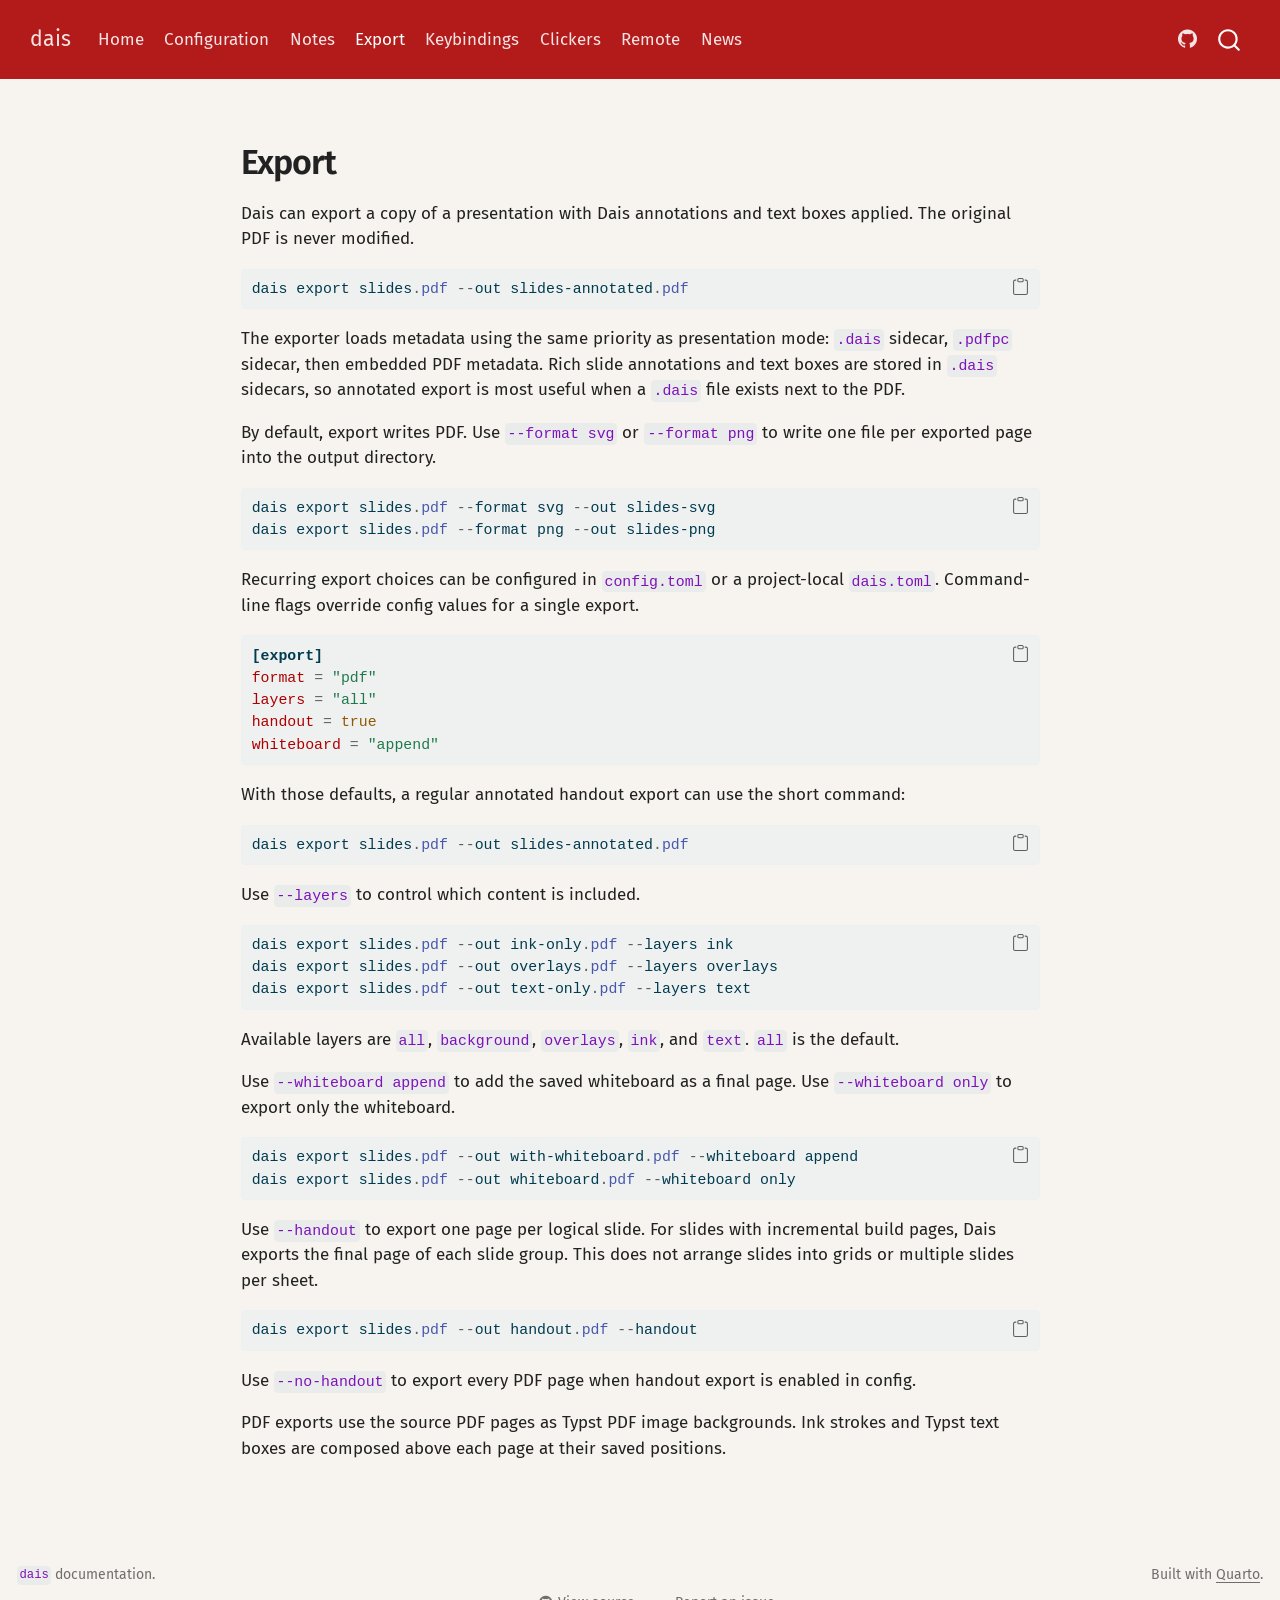
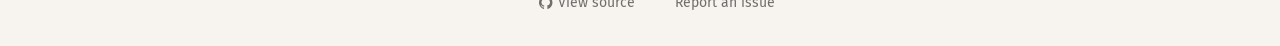
<file: export.html>
<!DOCTYPE html>
<html xmlns="http://www.w3.org/1999/xhtml" lang="en" xml:lang="en"><head>

<meta charset="utf-8">
<meta name="generator" content="quarto-1.9.38">

<meta name="viewport" content="width=device-width, initial-scale=1.0, user-scalable=yes">


<title>export – dais</title>
<style>
/* Default styles provided by pandoc.
** See https://pandoc.org/MANUAL.html#variables-for-html for config info.
*/
code{white-space: pre-wrap;}
span.smallcaps{font-variant: small-caps;}
div.columns{display: flex; gap: min(4vw, 1.5em);}
div.column{flex: auto; overflow-x: auto;}
div.hanging-indent{margin-left: 1.5em; text-indent: -1.5em;}
ul.task-list{list-style: none;}
ul.task-list li input[type="checkbox"] {
  width: 0.8em;
  margin: 0 0.8em 0.2em -1em; /* quarto-specific, see https://github.com/quarto-dev/quarto-cli/issues/4556 */ 
  vertical-align: middle;
}
/* CSS for syntax highlighting */
html { -webkit-text-size-adjust: 100%; }
pre > code.sourceCode { white-space: pre; position: relative; }
pre > code.sourceCode > span { display: inline-block; line-height: 1.25; }
pre > code.sourceCode > span:empty { height: 1.2em; }
.sourceCode { overflow: visible; }
code.sourceCode > span { color: inherit; text-decoration: inherit; }
div.sourceCode { margin: 1em 0; }
pre.sourceCode { margin: 0; }
@media screen {
div.sourceCode { overflow: auto; }
}
@media print {
pre > code.sourceCode { white-space: pre-wrap; }
pre > code.sourceCode > span { text-indent: -5em; padding-left: 5em; }
}
pre.numberSource code
  { counter-reset: source-line 0; }
pre.numberSource code > span
  { position: relative; left: -4em; counter-increment: source-line; }
pre.numberSource code > span > a:first-child::before
  { content: counter(source-line);
    position: relative; left: -1em; text-align: right; vertical-align: baseline;
    border: none; display: inline-block;
    -webkit-touch-callout: none; -webkit-user-select: none;
    -khtml-user-select: none; -moz-user-select: none;
    -ms-user-select: none; user-select: none;
    padding: 0 4px; width: 4em;
  }
pre.numberSource { margin-left: 3em;  padding-left: 4px; }
div.sourceCode
  {   }
@media screen {
pre > code.sourceCode > span > a:first-child::before { text-decoration: underline; }
}
</style>


<script src="site_libs/quarto-nav/quarto-nav.js"></script>
<script src="site_libs/quarto-nav/headroom.min.js"></script>
<script src="site_libs/clipboard/clipboard.min.js"></script>
<script src="site_libs/quarto-search/autocomplete.umd.js"></script>
<script src="site_libs/quarto-search/fuse.min.js"></script>
<script src="site_libs/quarto-search/quarto-search.js"></script>
<meta name="quarto:offset" content="./">
<link href="./../assets/dais.ico" rel="icon">
<script src="site_libs/quarto-html/quarto.js" type="module"></script>
<script src="site_libs/quarto-html/tabsets/tabsets.js" type="module"></script>
<script src="site_libs/quarto-html/popper.min.js"></script>
<script src="site_libs/quarto-html/tippy.umd.min.js"></script>
<script src="site_libs/quarto-html/anchor.min.js"></script>
<link href="site_libs/quarto-html/tippy.css" rel="stylesheet">
<link href="site_libs/quarto-html/quarto-syntax-highlighting-15634bcf2e68342d4ad2dfa704d543f6.css" rel="stylesheet" id="quarto-text-highlighting-styles">
<script src="site_libs/bootstrap/bootstrap.min.js"></script>
<link href="site_libs/bootstrap/bootstrap-icons.css" rel="stylesheet">
<link href="site_libs/bootstrap/bootstrap-dabe172eb55fd7b6fc99fa15088a2693.min.css" rel="stylesheet" append-hash="true" id="quarto-bootstrap" data-mode="light">
<script id="quarto-search-options" type="application/json">{
  "location": "navbar",
  "copy-button": false,
  "collapse-after": 3,
  "panel-placement": "end",
  "type": "overlay",
  "limit": 50,
  "keyboard-shortcut": [
    "f",
    "/",
    "s"
  ],
  "show-item-context": false,
  "language": {
    "search-no-results-text": "No results",
    "search-matching-documents-text": "matching documents",
    "search-copy-link-title": "Copy link to search",
    "search-hide-matches-text": "Hide additional matches",
    "search-more-match-text": "more match in this document",
    "search-more-matches-text": "more matches in this document",
    "search-clear-button-title": "Clear",
    "search-text-placeholder": "",
    "search-detached-cancel-button-title": "Cancel",
    "search-submit-button-title": "Submit",
    "search-label": "Search"
  }
}</script>


</head>

<body class="nav-fixed fullcontent quarto-light">

<div id="quarto-search-results"></div>
  <header id="quarto-header" class="headroom fixed-top">
    <nav class="navbar navbar-expand-lg " data-bs-theme="dark">
      <div class="navbar-container container-fluid">
      <div class="navbar-brand-container mx-auto">
    <a class="navbar-brand" href="./index.html">
    <span class="navbar-title">dais</span>
    </a>
  </div>
            <div id="quarto-search" class="" title="Search"></div>
          <button class="navbar-toggler" type="button" data-bs-toggle="collapse" data-bs-target="#navbarCollapse" aria-controls="navbarCollapse" role="menu" aria-expanded="false" aria-label="Toggle navigation" onclick="if (window.quartoToggleHeadroom) { window.quartoToggleHeadroom(); }">
  <span class="navbar-toggler-icon"></span>
</button>
          <div class="collapse navbar-collapse" id="navbarCollapse">
            <ul class="navbar-nav navbar-nav-scroll me-auto">
  <li class="nav-item">
    <a class="nav-link" href="./index.html"> 
<span class="menu-text">Home</span></a>
  </li>  
  <li class="nav-item">
    <a class="nav-link" href="./configuration.html"> 
<span class="menu-text">Configuration</span></a>
  </li>  
  <li class="nav-item">
    <a class="nav-link" href="./notes.html"> 
<span class="menu-text">Notes</span></a>
  </li>  
  <li class="nav-item">
    <a class="nav-link active" href="./export.html" aria-current="page"> 
<span class="menu-text">Export</span></a>
  </li>  
  <li class="nav-item">
    <a class="nav-link" href="./keybindings.html"> 
<span class="menu-text">Keybindings</span></a>
  </li>  
  <li class="nav-item">
    <a class="nav-link" href="./clicker-setup.html"> 
<span class="menu-text">Clickers</span></a>
  </li>  
  <li class="nav-item">
    <a class="nav-link" href="./remote.html"> 
<span class="menu-text">Remote</span></a>
  </li>  
  <li class="nav-item">
    <a class="nav-link" href="./news.html"> 
<span class="menu-text">News</span></a>
  </li>  
</ul>
            <ul class="navbar-nav navbar-nav-scroll ms-auto">
  <li class="nav-item compact">
    <a class="nav-link" href="https://github.com/christopherkenny/dais"> <i class="bi bi-github" role="img">
</i> 
<span class="menu-text"></span></a>
  </li>  
</ul>
          </div> <!-- /navcollapse -->
            <div class="quarto-navbar-tools">
</div>
      </div> <!-- /container-fluid -->
    </nav>
</header>
<!-- content -->
<div id="quarto-content" class="quarto-container page-columns page-rows-contents page-layout-article page-navbar">
<!-- sidebar -->
<!-- margin-sidebar -->
    
<!-- main -->
<main class="content" id="quarto-document-content"><header id="title-block-header" class="quarto-title-block"></header>




<section id="export" class="level1">
<h1>Export</h1>
<p>Dais can export a copy of a presentation with Dais annotations and text boxes applied. The original PDF is never modified.</p>
<div class="code-copy-outer-scaffold"><div class="sourceCode" id="cb1"><pre class="sourceCode powershell code-with-copy"><code class="sourceCode powershell"><span id="cb1-1"><a href="#cb1-1" aria-hidden="true" tabindex="-1"></a>dais export slides<span class="op">.</span><span class="fu">pdf</span> <span class="op">--</span>out slides-annotated<span class="op">.</span><span class="fu">pdf</span></span></code></pre></div><button title="Copy to Clipboard" class="code-copy-button"><i class="bi"></i></button></div>
<p>The exporter loads metadata using the same priority as presentation mode: <code>.dais</code> sidecar, <code>.pdfpc</code> sidecar, then embedded PDF metadata. Rich slide annotations and text boxes are stored in <code>.dais</code> sidecars, so annotated export is most useful when a <code>.dais</code> file exists next to the PDF.</p>
<p>By default, export writes PDF. Use <code>--format svg</code> or <code>--format png</code> to write one file per exported page into the output directory.</p>
<div class="code-copy-outer-scaffold"><div class="sourceCode" id="cb2"><pre class="sourceCode powershell code-with-copy"><code class="sourceCode powershell"><span id="cb2-1"><a href="#cb2-1" aria-hidden="true" tabindex="-1"></a>dais export slides<span class="op">.</span><span class="fu">pdf</span> <span class="op">--</span>format svg <span class="op">--</span>out slides-svg</span>
<span id="cb2-2"><a href="#cb2-2" aria-hidden="true" tabindex="-1"></a>dais export slides<span class="op">.</span><span class="fu">pdf</span> <span class="op">--</span>format png <span class="op">--</span>out slides-png</span></code></pre></div><button title="Copy to Clipboard" class="code-copy-button"><i class="bi"></i></button></div>
<p>Recurring export choices can be configured in <code>config.toml</code> or a project-local <code>dais.toml</code>. Command-line flags override config values for a single export.</p>
<div class="code-copy-outer-scaffold"><div class="sourceCode" id="cb3"><pre class="sourceCode toml code-with-copy"><code class="sourceCode toml"><span id="cb3-1"><a href="#cb3-1" aria-hidden="true" tabindex="-1"></a><span class="kw">[export]</span></span>
<span id="cb3-2"><a href="#cb3-2" aria-hidden="true" tabindex="-1"></a><span class="dt">format</span> <span class="op">=</span> <span class="st">"pdf"</span></span>
<span id="cb3-3"><a href="#cb3-3" aria-hidden="true" tabindex="-1"></a><span class="dt">layers</span> <span class="op">=</span> <span class="st">"all"</span></span>
<span id="cb3-4"><a href="#cb3-4" aria-hidden="true" tabindex="-1"></a><span class="dt">handout</span> <span class="op">=</span> <span class="cn">true</span></span>
<span id="cb3-5"><a href="#cb3-5" aria-hidden="true" tabindex="-1"></a><span class="dt">whiteboard</span> <span class="op">=</span> <span class="st">"append"</span></span></code></pre></div><button title="Copy to Clipboard" class="code-copy-button"><i class="bi"></i></button></div>
<p>With those defaults, a regular annotated handout export can use the short command:</p>
<div class="code-copy-outer-scaffold"><div class="sourceCode" id="cb4"><pre class="sourceCode powershell code-with-copy"><code class="sourceCode powershell"><span id="cb4-1"><a href="#cb4-1" aria-hidden="true" tabindex="-1"></a>dais export slides<span class="op">.</span><span class="fu">pdf</span> <span class="op">--</span>out slides-annotated<span class="op">.</span><span class="fu">pdf</span></span></code></pre></div><button title="Copy to Clipboard" class="code-copy-button"><i class="bi"></i></button></div>
<p>Use <code>--layers</code> to control which content is included.</p>
<div class="code-copy-outer-scaffold"><div class="sourceCode" id="cb5"><pre class="sourceCode powershell code-with-copy"><code class="sourceCode powershell"><span id="cb5-1"><a href="#cb5-1" aria-hidden="true" tabindex="-1"></a>dais export slides<span class="op">.</span><span class="fu">pdf</span> <span class="op">--</span>out ink-only<span class="op">.</span><span class="fu">pdf</span> <span class="op">--</span>layers ink</span>
<span id="cb5-2"><a href="#cb5-2" aria-hidden="true" tabindex="-1"></a>dais export slides<span class="op">.</span><span class="fu">pdf</span> <span class="op">--</span>out overlays<span class="op">.</span><span class="fu">pdf</span> <span class="op">--</span>layers overlays</span>
<span id="cb5-3"><a href="#cb5-3" aria-hidden="true" tabindex="-1"></a>dais export slides<span class="op">.</span><span class="fu">pdf</span> <span class="op">--</span>out text-only<span class="op">.</span><span class="fu">pdf</span> <span class="op">--</span>layers text</span></code></pre></div><button title="Copy to Clipboard" class="code-copy-button"><i class="bi"></i></button></div>
<p>Available layers are <code>all</code>, <code>background</code>, <code>overlays</code>, <code>ink</code>, and <code>text</code>. <code>all</code> is the default.</p>
<p>Use <code>--whiteboard append</code> to add the saved whiteboard as a final page. Use <code>--whiteboard only</code> to export only the whiteboard.</p>
<div class="code-copy-outer-scaffold"><div class="sourceCode" id="cb6"><pre class="sourceCode powershell code-with-copy"><code class="sourceCode powershell"><span id="cb6-1"><a href="#cb6-1" aria-hidden="true" tabindex="-1"></a>dais export slides<span class="op">.</span><span class="fu">pdf</span> <span class="op">--</span>out with-whiteboard<span class="op">.</span><span class="fu">pdf</span> <span class="op">--</span>whiteboard append</span>
<span id="cb6-2"><a href="#cb6-2" aria-hidden="true" tabindex="-1"></a>dais export slides<span class="op">.</span><span class="fu">pdf</span> <span class="op">--</span>out whiteboard<span class="op">.</span><span class="fu">pdf</span> <span class="op">--</span>whiteboard only</span></code></pre></div><button title="Copy to Clipboard" class="code-copy-button"><i class="bi"></i></button></div>
<p>Use <code>--handout</code> to export one page per logical slide. For slides with incremental build pages, Dais exports the final page of each slide group. This does not arrange slides into grids or multiple slides per sheet.</p>
<div class="code-copy-outer-scaffold"><div class="sourceCode" id="cb7"><pre class="sourceCode powershell code-with-copy"><code class="sourceCode powershell"><span id="cb7-1"><a href="#cb7-1" aria-hidden="true" tabindex="-1"></a>dais export slides<span class="op">.</span><span class="fu">pdf</span> <span class="op">--</span>out handout<span class="op">.</span><span class="fu">pdf</span> <span class="op">--</span>handout</span></code></pre></div><button title="Copy to Clipboard" class="code-copy-button"><i class="bi"></i></button></div>
<p>Use <code>--no-handout</code> to export every PDF page when handout export is enabled in config.</p>
<p>PDF exports use the source PDF pages as Typst PDF image backgrounds. Ink strokes and Typst text boxes are composed above each page at their saved positions.</p>


</section>

</main> <!-- /main -->
<script id="quarto-html-after-body" type="application/javascript">
  window.document.addEventListener("DOMContentLoaded", function (event) {
    const icon = "";
    const anchorJS = new window.AnchorJS();
    anchorJS.options = {
      placement: 'right',
      icon: icon
    };
    anchorJS.add('.anchored');
    const isCodeAnnotation = (el) => {
      for (const clz of el.classList) {
        if (clz.startsWith('code-annotation-')) {                     
          return true;
        }
      }
      return false;
    }
    const onCopySuccess = function(e) {
      // button target
      const button = e.trigger;
      // don't keep focus
      button.blur();
      // flash "checked"
      button.classList.add('code-copy-button-checked');
      var currentTitle = button.getAttribute("title");
      button.setAttribute("title", "Copied!");
      let tooltip;
      if (window.bootstrap) {
        button.setAttribute("data-bs-toggle", "tooltip");
        button.setAttribute("data-bs-placement", "left");
        button.setAttribute("data-bs-title", "Copied!");
        tooltip = new bootstrap.Tooltip(button, 
          { trigger: "manual", 
            customClass: "code-copy-button-tooltip",
            offset: [0, -8]});
        tooltip.show();    
      }
      setTimeout(function() {
        if (tooltip) {
          tooltip.hide();
          button.removeAttribute("data-bs-title");
          button.removeAttribute("data-bs-toggle");
          button.removeAttribute("data-bs-placement");
        }
        button.setAttribute("title", currentTitle);
        button.classList.remove('code-copy-button-checked');
      }, 1000);
      // clear code selection
      e.clearSelection();
    }
    const getTextToCopy = function(trigger) {
      const outerScaffold = trigger.parentElement.cloneNode(true);
      const codeEl = outerScaffold.querySelector('code');
      for (const childEl of codeEl.children) {
        if (isCodeAnnotation(childEl)) {
          childEl.remove();
        }
      }
      return codeEl.innerText;
    }
    const clipboard = new window.ClipboardJS('.code-copy-button:not([data-in-quarto-modal])', {
      text: getTextToCopy
    });
    clipboard.on('success', onCopySuccess);
    if (window.document.getElementById('quarto-embedded-source-code-modal')) {
      const clipboardModal = new window.ClipboardJS('.code-copy-button[data-in-quarto-modal]', {
        text: getTextToCopy,
        container: window.document.getElementById('quarto-embedded-source-code-modal')
      });
      clipboardModal.on('success', onCopySuccess);
    }
      var localhostRegex = new RegExp(/^(?:http|https):\/\/localhost\:?[0-9]*\//);
      var mailtoRegex = new RegExp(/^mailto:/);
        var filterRegex = new RegExp("https:\/\/christophertkenny\.com\/dais\/");
      var isInternal = (href) => {
          return filterRegex.test(href) || localhostRegex.test(href) || mailtoRegex.test(href);
      }
      // Inspect non-navigation links and adorn them if external
     var links = window.document.querySelectorAll('a[href]:not(.nav-link):not(.navbar-brand):not(.toc-action):not(.sidebar-link):not(.sidebar-item-toggle):not(.pagination-link):not(.no-external):not([aria-hidden]):not(.dropdown-item):not(.quarto-navigation-tool):not(.about-link)');
      for (var i=0; i<links.length; i++) {
        const link = links[i];
        if (!isInternal(link.href)) {
          // undo the damage that might have been done by quarto-nav.js in the case of
          // links that we want to consider external
          if (link.dataset.originalHref !== undefined) {
            link.href = link.dataset.originalHref;
          }
        }
      }
    function tippyHover(el, contentFn, onTriggerFn, onUntriggerFn) {
      const config = {
        allowHTML: true,
        maxWidth: 500,
        delay: 100,
        arrow: false,
        appendTo: function(el) {
            return el.parentElement;
        },
        interactive: true,
        interactiveBorder: 10,
        theme: 'quarto',
        placement: 'bottom-start',
      };
      if (contentFn) {
        config.content = contentFn;
      }
      if (onTriggerFn) {
        config.onTrigger = onTriggerFn;
      }
      if (onUntriggerFn) {
        config.onUntrigger = onUntriggerFn;
      }
      window.tippy(el, config); 
    }
    const noterefs = window.document.querySelectorAll('a[role="doc-noteref"]');
    for (var i=0; i<noterefs.length; i++) {
      const ref = noterefs[i];
      tippyHover(ref, function() {
        // use id or data attribute instead here
        let href = ref.getAttribute('data-footnote-href') || ref.getAttribute('href');
        try { href = new URL(href).hash; } catch {}
        const id = href.replace(/^#\/?/, "");
        const note = window.document.getElementById(id);
        if (note) {
          return note.innerHTML;
        } else {
          return "";
        }
      });
    }
    const xrefs = window.document.querySelectorAll('a.quarto-xref');
    const processXRef = (id, note) => {
      // Strip column container classes
      const stripColumnClz = (el) => {
        el.classList.remove("page-full", "page-columns");
        if (el.children) {
          for (const child of el.children) {
            stripColumnClz(child);
          }
        }
      }
      stripColumnClz(note)
      if (id === null || id.startsWith('sec-')) {
        // Special case sections, only their first couple elements
        const container = document.createElement("div");
        if (note.children && note.children.length > 2) {
          container.appendChild(note.children[0].cloneNode(true));
          for (let i = 1; i < note.children.length; i++) {
            const child = note.children[i];
            if (child.tagName === "P" && child.innerText === "") {
              continue;
            } else {
              container.appendChild(child.cloneNode(true));
              break;
            }
          }
          if (window.Quarto?.typesetMath) {
            window.Quarto.typesetMath(container);
          }
          return container.innerHTML
        } else {
          if (window.Quarto?.typesetMath) {
            window.Quarto.typesetMath(note);
          }
          return note.innerHTML;
        }
      } else {
        // Remove any anchor links if they are present
        const anchorLink = note.querySelector('a.anchorjs-link');
        if (anchorLink) {
          anchorLink.remove();
        }
        if (window.Quarto?.typesetMath) {
          window.Quarto.typesetMath(note);
        }
        if (note.classList.contains("callout")) {
          return note.outerHTML;
        } else {
          return note.innerHTML;
        }
      }
    }
    for (var i=0; i<xrefs.length; i++) {
      const xref = xrefs[i];
      tippyHover(xref, undefined, function(instance) {
        instance.disable();
        let url = xref.getAttribute('href');
        let hash = undefined; 
        if (url.startsWith('#')) {
          hash = url;
        } else {
          try { hash = new URL(url).hash; } catch {}
        }
        if (hash) {
          const id = hash.replace(/^#\/?/, "");
          const note = window.document.getElementById(id);
          if (note !== null) {
            try {
              const html = processXRef(id, note.cloneNode(true));
              instance.setContent(html);
            } finally {
              instance.enable();
              instance.show();
            }
          } else {
            // See if we can fetch this
            fetch(url.split('#')[0])
            .then(res => res.text())
            .then(html => {
              const parser = new DOMParser();
              const htmlDoc = parser.parseFromString(html, "text/html");
              const note = htmlDoc.getElementById(id);
              if (note !== null) {
                const html = processXRef(id, note);
                instance.setContent(html);
              } 
            }).finally(() => {
              instance.enable();
              instance.show();
            });
          }
        } else {
          // See if we can fetch a full url (with no hash to target)
          // This is a special case and we should probably do some content thinning / targeting
          fetch(url)
          .then(res => res.text())
          .then(html => {
            const parser = new DOMParser();
            const htmlDoc = parser.parseFromString(html, "text/html");
            const note = htmlDoc.querySelector('main.content');
            if (note !== null) {
              // This should only happen for chapter cross references
              // (since there is no id in the URL)
              // remove the first header
              if (note.children.length > 0 && note.children[0].tagName === "HEADER") {
                note.children[0].remove();
              }
              const html = processXRef(null, note);
              instance.setContent(html);
            } 
          }).finally(() => {
            instance.enable();
            instance.show();
          });
        }
      }, function(instance) {
      });
    }
        let selectedAnnoteEl;
        const selectorForAnnotation = ( cell, annotation) => {
          let cellAttr = 'data-code-cell="' + cell + '"';
          let lineAttr = 'data-code-annotation="' +  annotation + '"';
          const selector = 'span[' + cellAttr + '][' + lineAttr + ']';
          return selector;
        }
        const selectCodeLines = (annoteEl) => {
          const doc = window.document;
          const targetCell = annoteEl.getAttribute("data-target-cell");
          const targetAnnotation = annoteEl.getAttribute("data-target-annotation");
          const annoteSpan = window.document.querySelector(selectorForAnnotation(targetCell, targetAnnotation));
          const lines = annoteSpan.getAttribute("data-code-lines").split(",");
          const lineIds = lines.map((line) => {
            return targetCell + "-" + line;
          })
          let top = null;
          let height = null;
          let parent = null;
          if (lineIds.length > 0) {
              //compute the position of the single el (top and bottom and make a div)
              const el = window.document.getElementById(lineIds[0]);
              top = el.offsetTop;
              height = el.offsetHeight;
              parent = el.parentElement.parentElement;
            if (lineIds.length > 1) {
              const lastEl = window.document.getElementById(lineIds[lineIds.length - 1]);
              const bottom = lastEl.offsetTop + lastEl.offsetHeight;
              height = bottom - top;
            }
            if (top !== null && height !== null && parent !== null) {
              // cook up a div (if necessary) and position it 
              let div = window.document.getElementById("code-annotation-line-highlight");
              if (div === null) {
                div = window.document.createElement("div");
                div.setAttribute("id", "code-annotation-line-highlight");
                div.style.position = 'absolute';
                parent.appendChild(div);
              }
              div.style.top = top - 2 + "px";
              div.style.height = height + 4 + "px";
              div.style.left = 0;
              let gutterDiv = window.document.getElementById("code-annotation-line-highlight-gutter");
              if (gutterDiv === null) {
                gutterDiv = window.document.createElement("div");
                gutterDiv.setAttribute("id", "code-annotation-line-highlight-gutter");
                gutterDiv.style.position = 'absolute';
                const codeCell = window.document.getElementById(targetCell);
                const gutter = codeCell.querySelector('.code-annotation-gutter');
                gutter.appendChild(gutterDiv);
              }
              gutterDiv.style.top = top - 2 + "px";
              gutterDiv.style.height = height + 4 + "px";
            }
            selectedAnnoteEl = annoteEl;
          }
        };
        const unselectCodeLines = () => {
          const elementsIds = ["code-annotation-line-highlight", "code-annotation-line-highlight-gutter"];
          elementsIds.forEach((elId) => {
            const div = window.document.getElementById(elId);
            if (div) {
              div.remove();
            }
          });
          selectedAnnoteEl = undefined;
        };
          // Handle positioning of the toggle
      window.addEventListener(
        "resize",
        throttle(() => {
          elRect = undefined;
          if (selectedAnnoteEl) {
            selectCodeLines(selectedAnnoteEl);
          }
        }, 10)
      );
      function throttle(fn, ms) {
      let throttle = false;
      let timer;
        return (...args) => {
          if(!throttle) { // first call gets through
              fn.apply(this, args);
              throttle = true;
          } else { // all the others get throttled
              if(timer) clearTimeout(timer); // cancel #2
              timer = setTimeout(() => {
                fn.apply(this, args);
                timer = throttle = false;
              }, ms);
          }
        };
      }
        // Attach click handler to the DT
        const annoteDls = window.document.querySelectorAll('dt[data-target-cell]');
        for (const annoteDlNode of annoteDls) {
          annoteDlNode.addEventListener('click', (event) => {
            const clickedEl = event.target;
            if (clickedEl !== selectedAnnoteEl) {
              unselectCodeLines();
              const activeEl = window.document.querySelector('dt[data-target-cell].code-annotation-active');
              if (activeEl) {
                activeEl.classList.remove('code-annotation-active');
              }
              selectCodeLines(clickedEl);
              clickedEl.classList.add('code-annotation-active');
            } else {
              // Unselect the line
              unselectCodeLines();
              clickedEl.classList.remove('code-annotation-active');
            }
          });
        }
    const findCites = (el) => {
      const parentEl = el.parentElement;
      if (parentEl) {
        const cites = parentEl.dataset.cites;
        if (cites) {
          return {
            el,
            cites: cites.split(' ')
          };
        } else {
          return findCites(el.parentElement)
        }
      } else {
        return undefined;
      }
    };
    var bibliorefs = window.document.querySelectorAll('a[role="doc-biblioref"]');
    for (var i=0; i<bibliorefs.length; i++) {
      const ref = bibliorefs[i];
      const citeInfo = findCites(ref);
      if (citeInfo) {
        tippyHover(citeInfo.el, function() {
          var popup = window.document.createElement('div');
          citeInfo.cites.forEach(function(cite) {
            var citeDiv = window.document.createElement('div');
            citeDiv.classList.add('hanging-indent');
            citeDiv.classList.add('csl-entry');
            var biblioDiv = window.document.getElementById('ref-' + cite);
            if (biblioDiv) {
              citeDiv.innerHTML = biblioDiv.innerHTML;
            }
            popup.appendChild(citeDiv);
          });
          return popup.innerHTML;
        });
      }
    }
  });
  </script>
</div> <!-- /content -->
<footer class="footer">
  <div class="nav-footer">
    <div class="nav-footer-left">
<p><code>dais</code> documentation.</p>
</div>   
    <div class="nav-footer-center">
      &nbsp;
    <div class="toc-actions"><ul><li><a href="https://github.com/christopherkenny/dais/blob/main/export.md" class="toc-action"><i class="bi bi-github"></i>View source</a></li><li><a href="https://github.com/christopherkenny/dais/issues/new" class="toc-action"><i class="bi empty"></i>Report an issue</a></li></ul></div></div>
    <div class="nav-footer-right">
<p>Built with <a href="https://quarto.org/">Quarto</a>.</p>
</div>
  </div>
</footer>




</body></html>
</file>
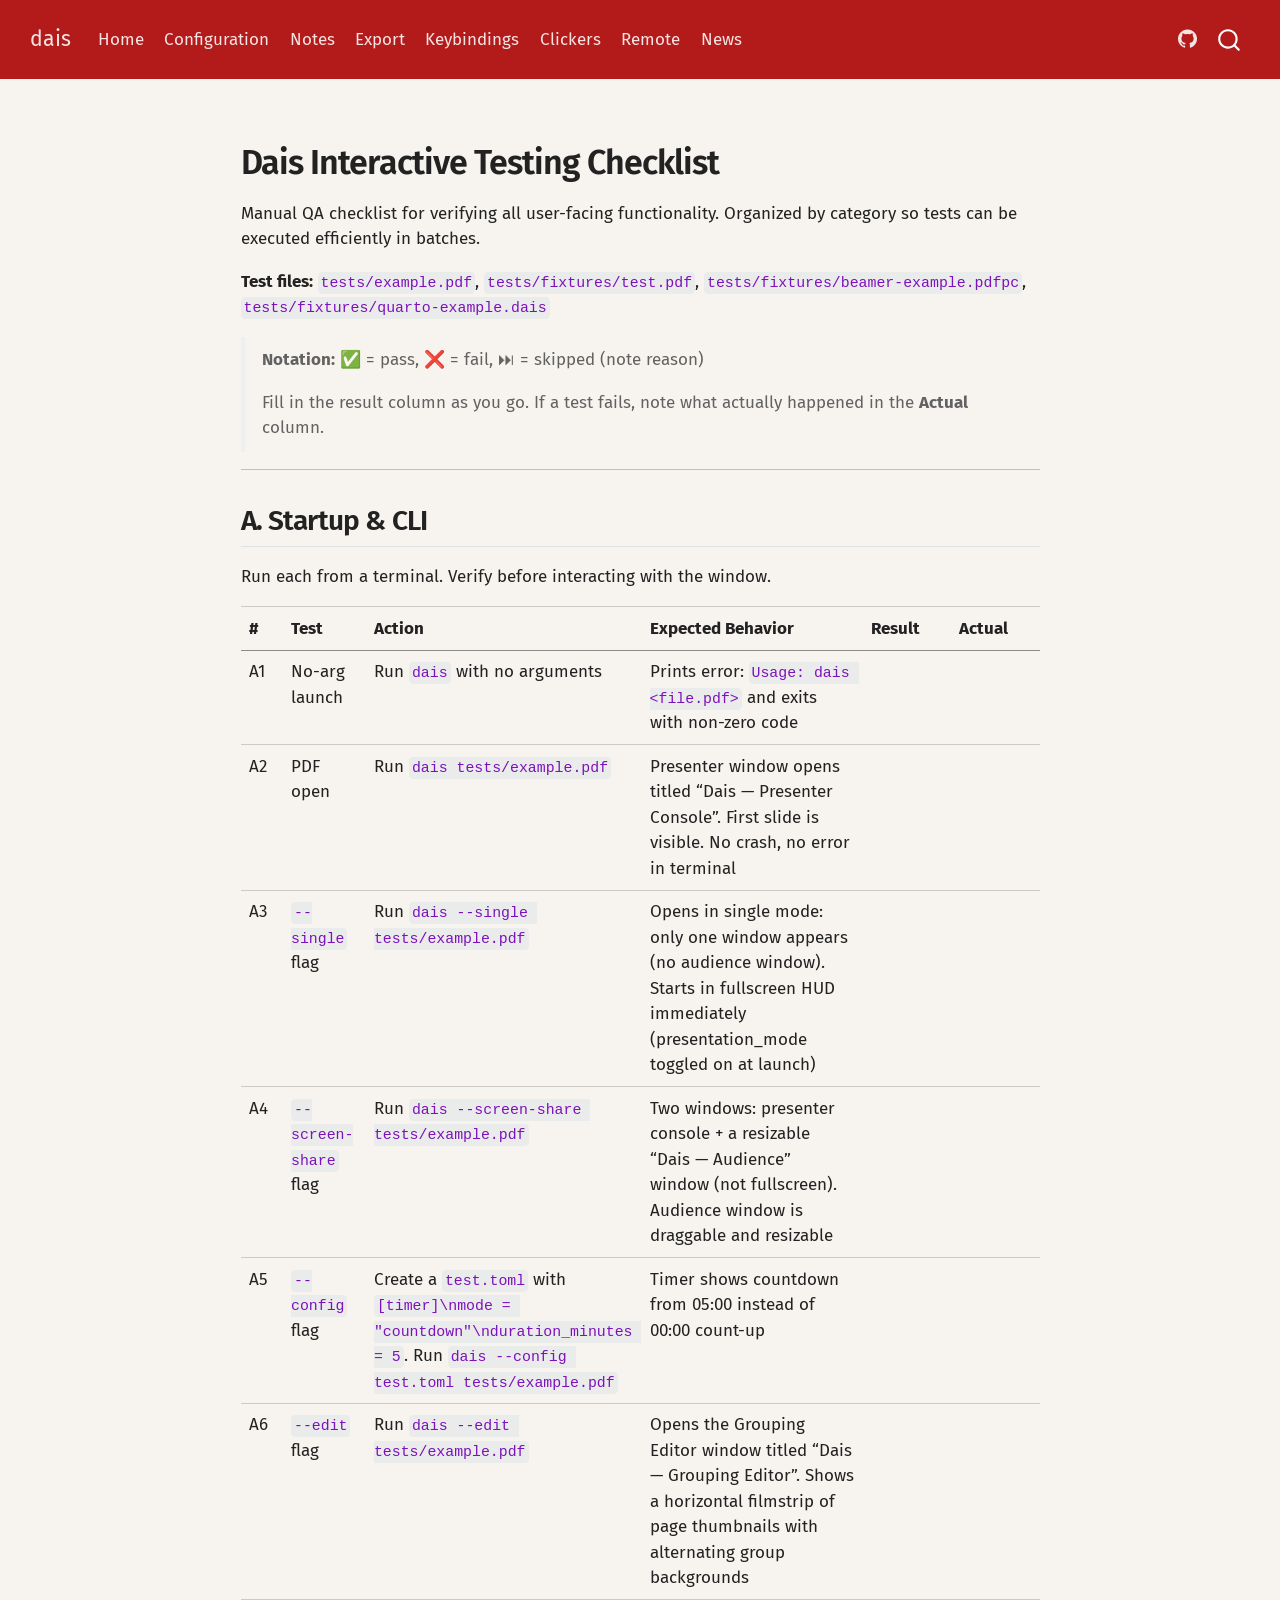
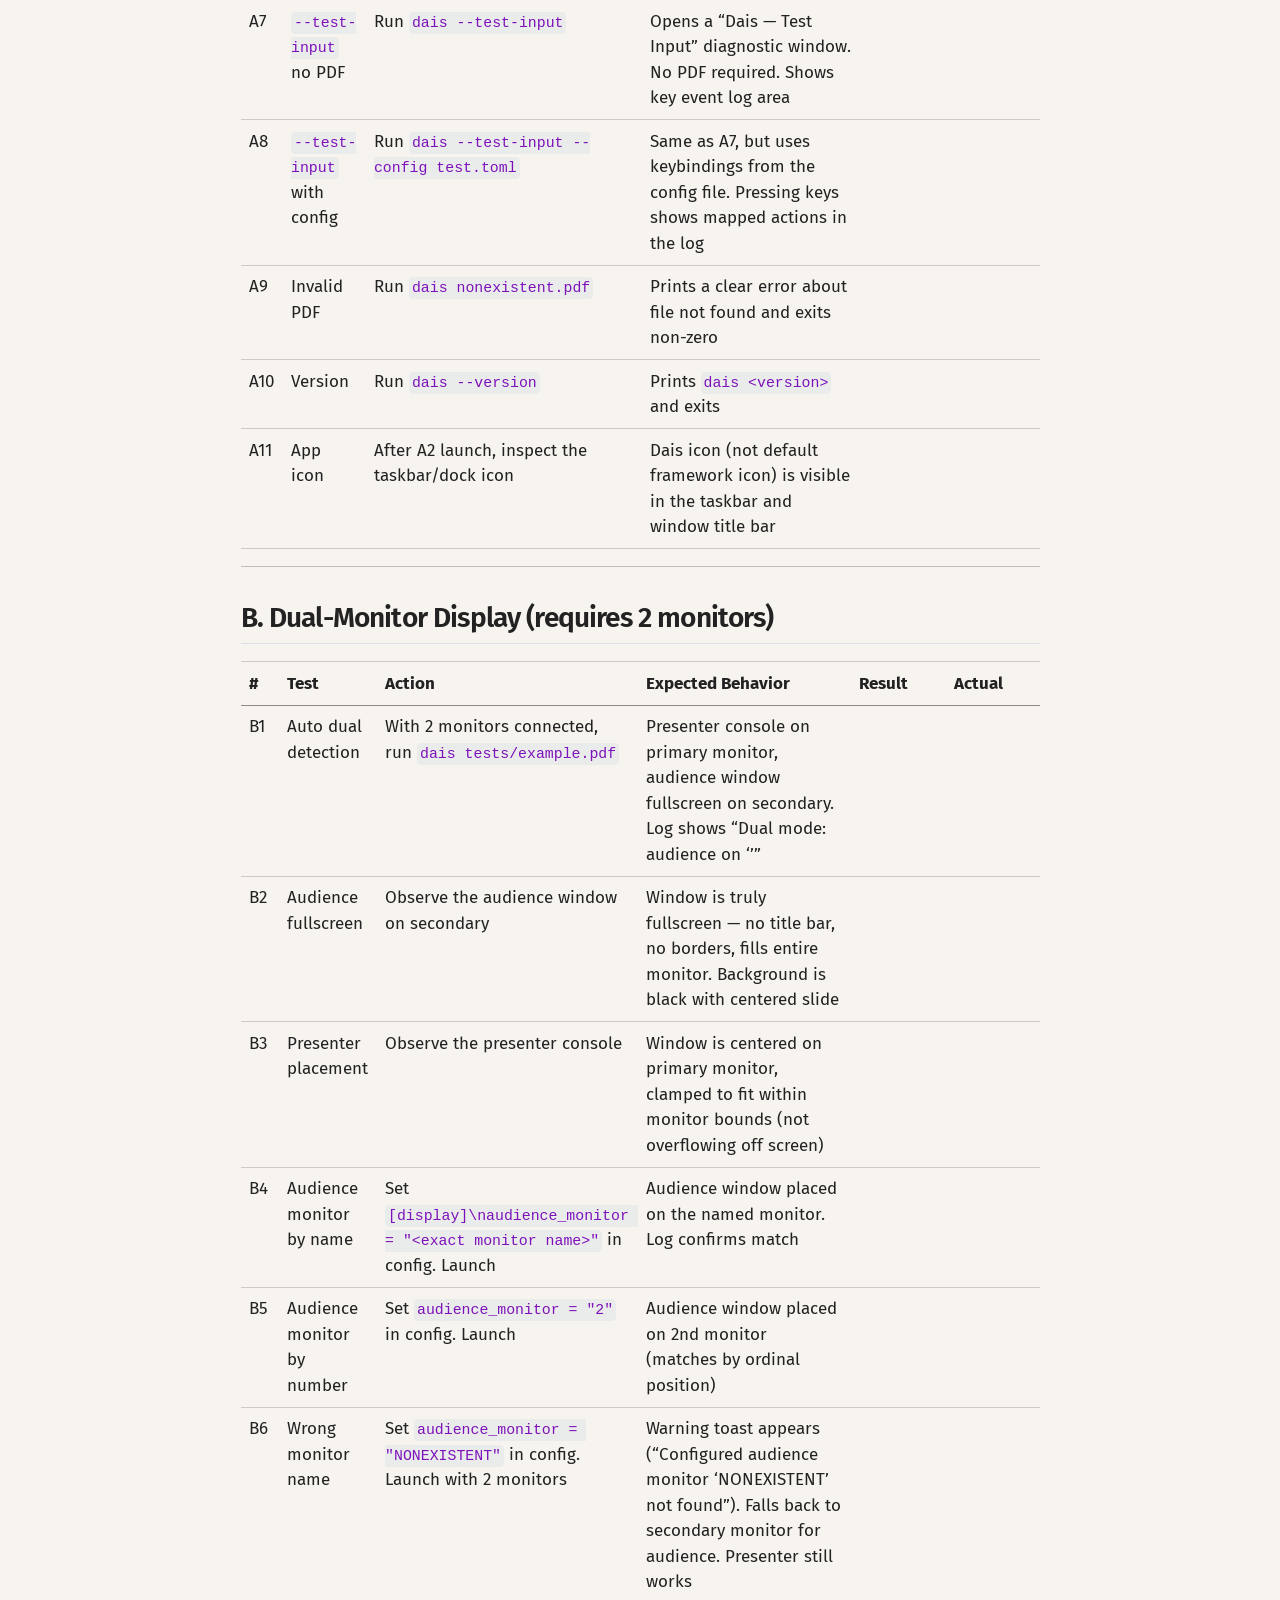
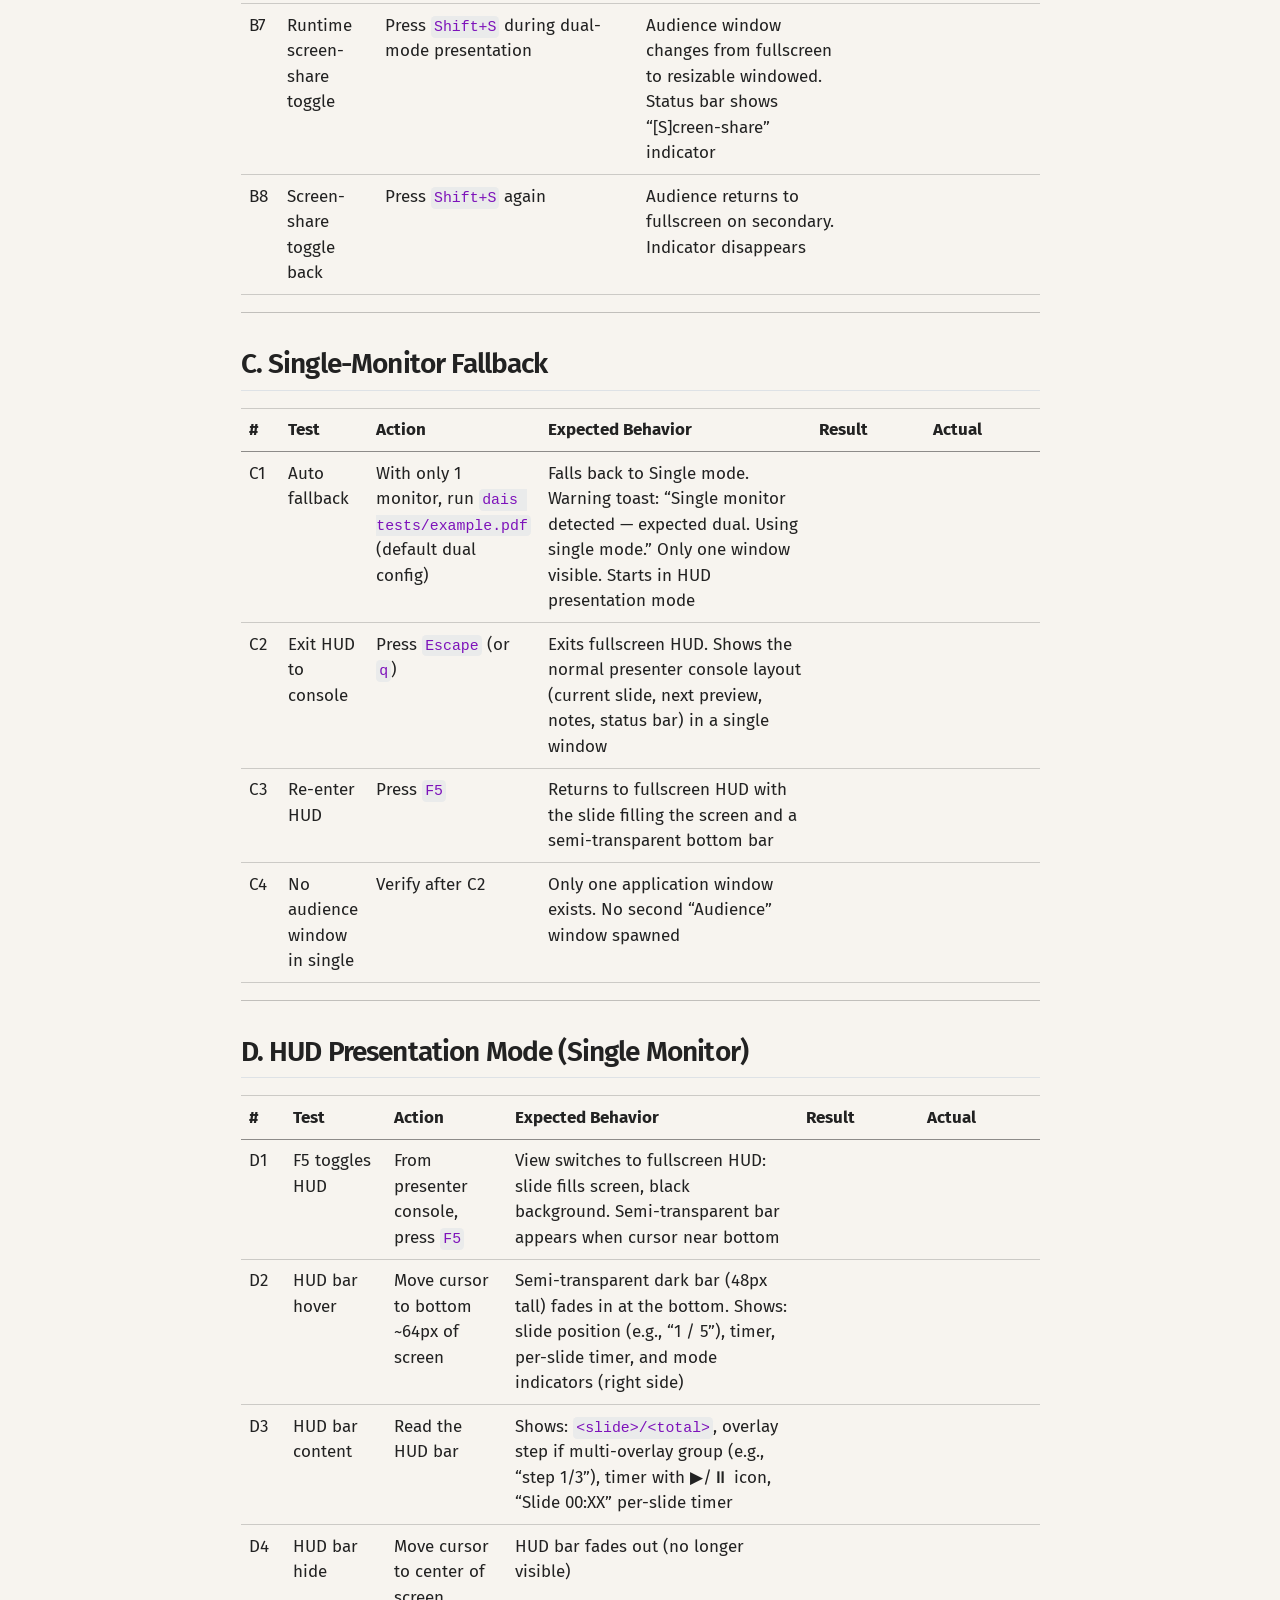
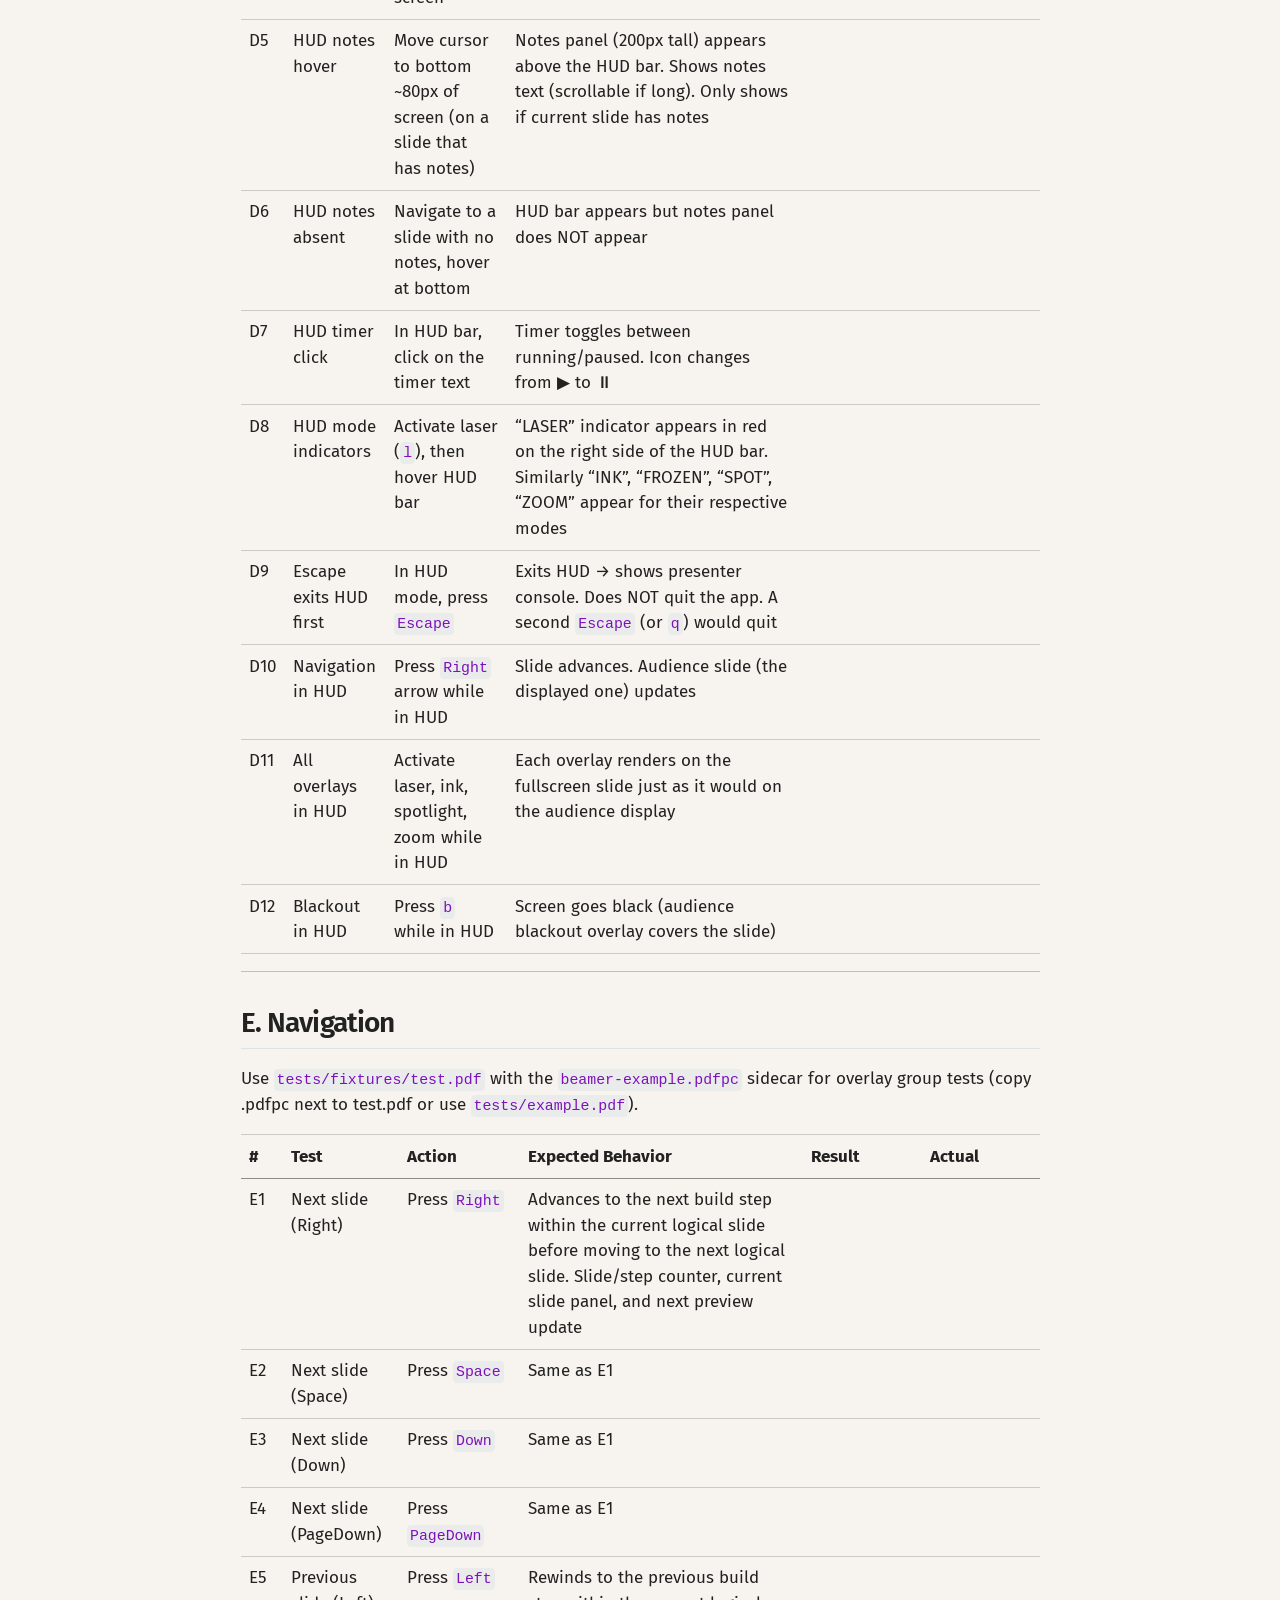
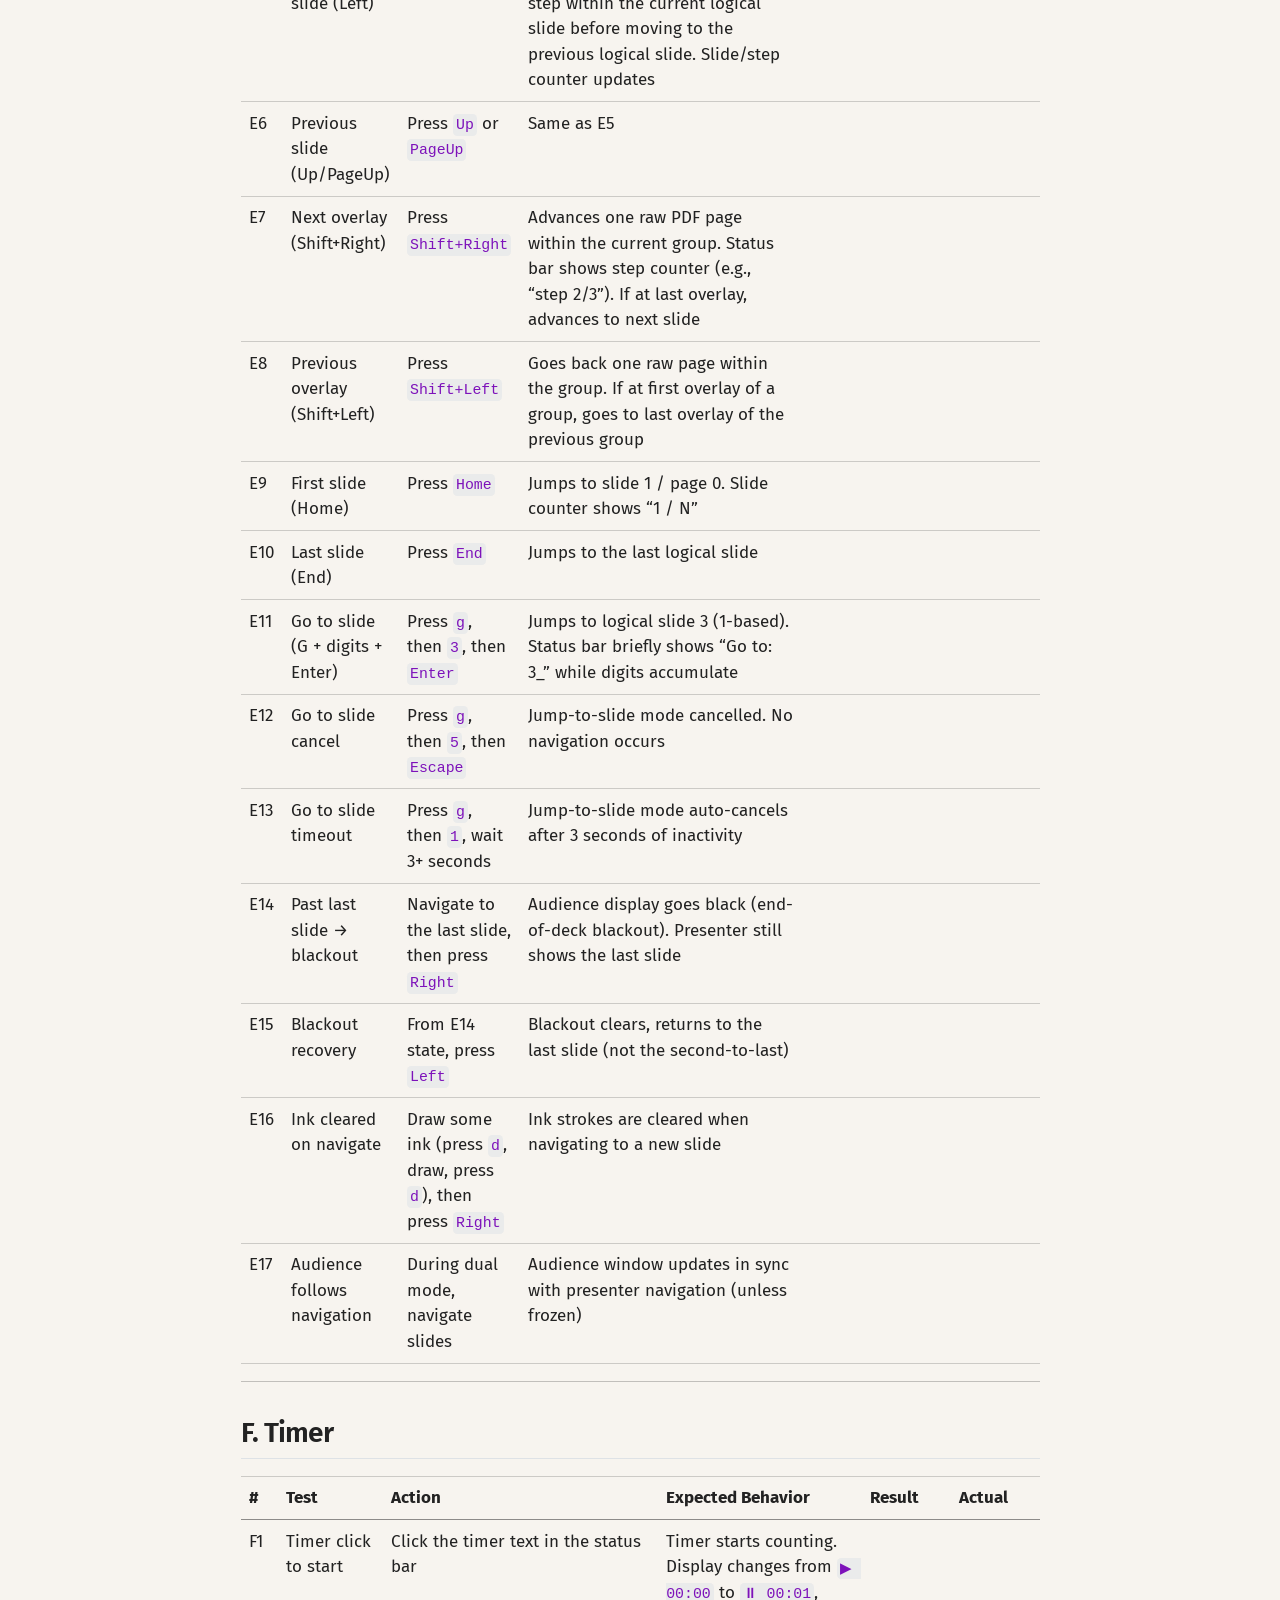
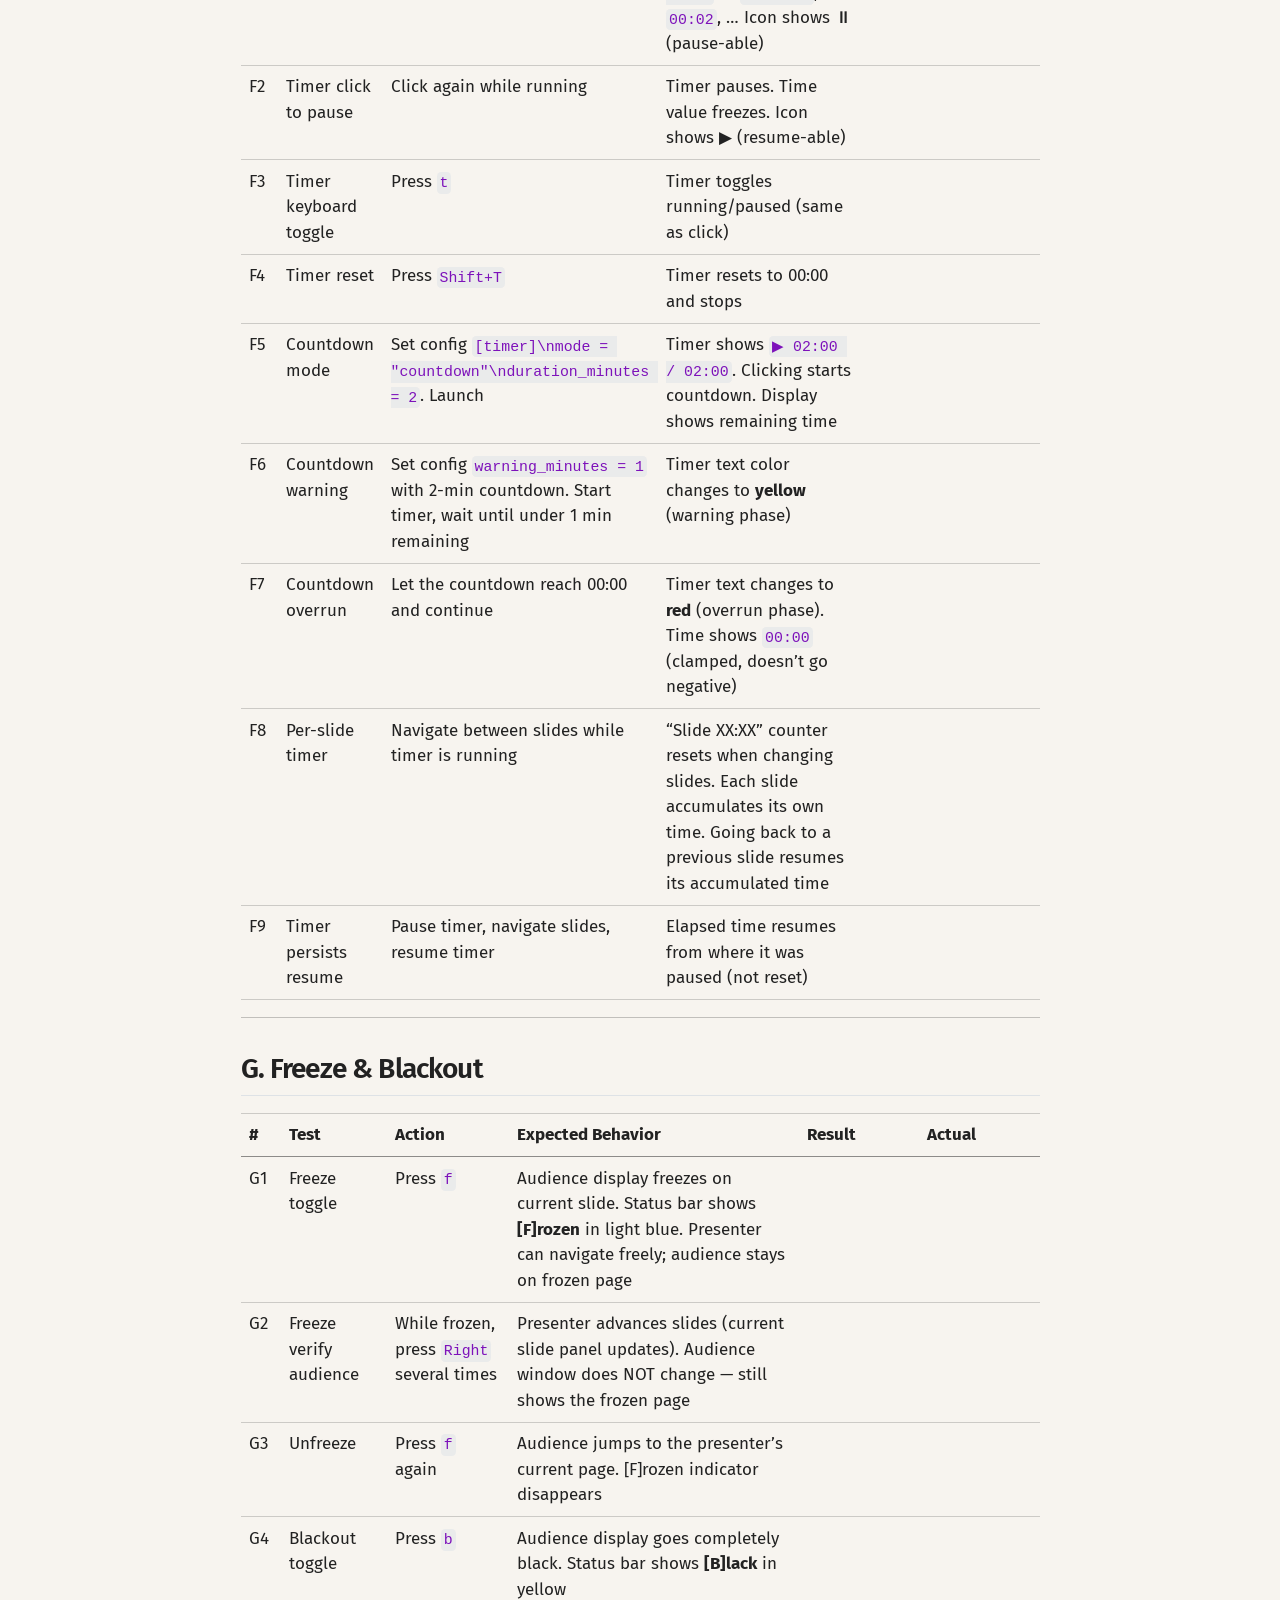
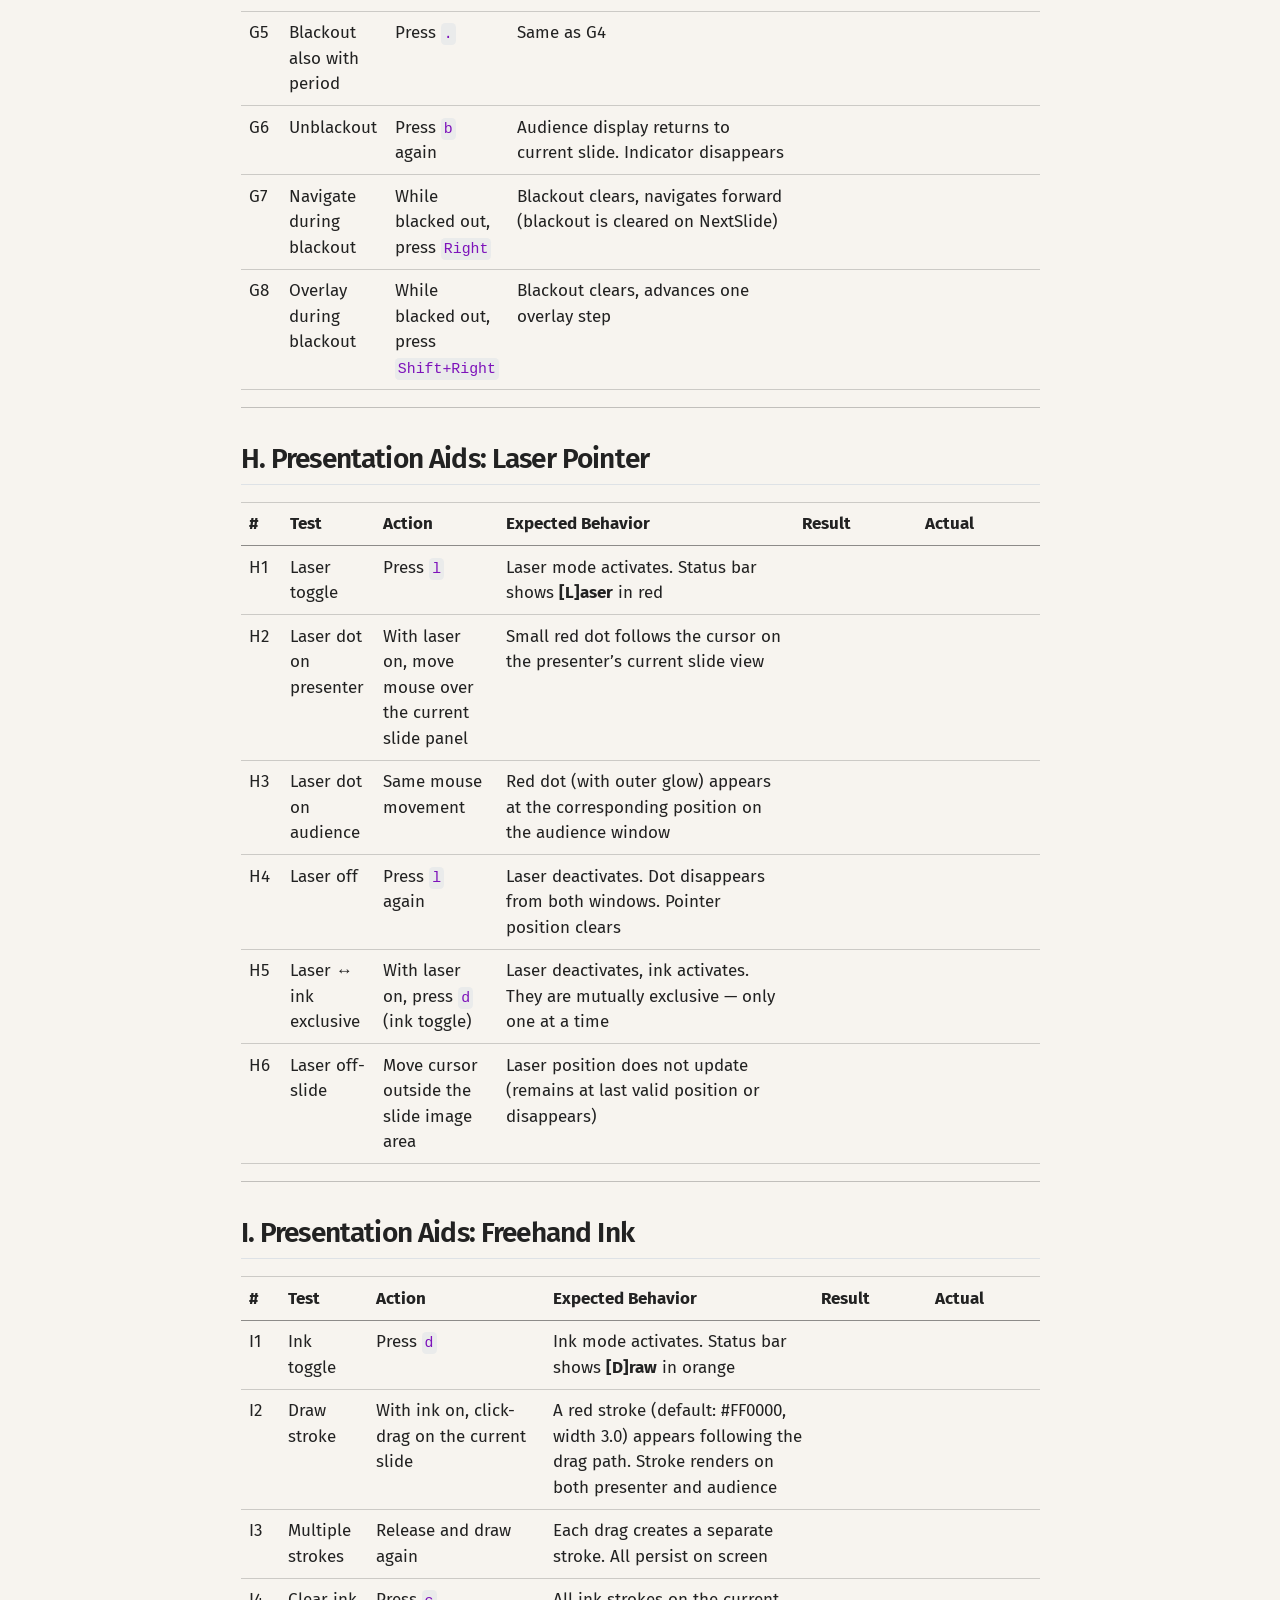
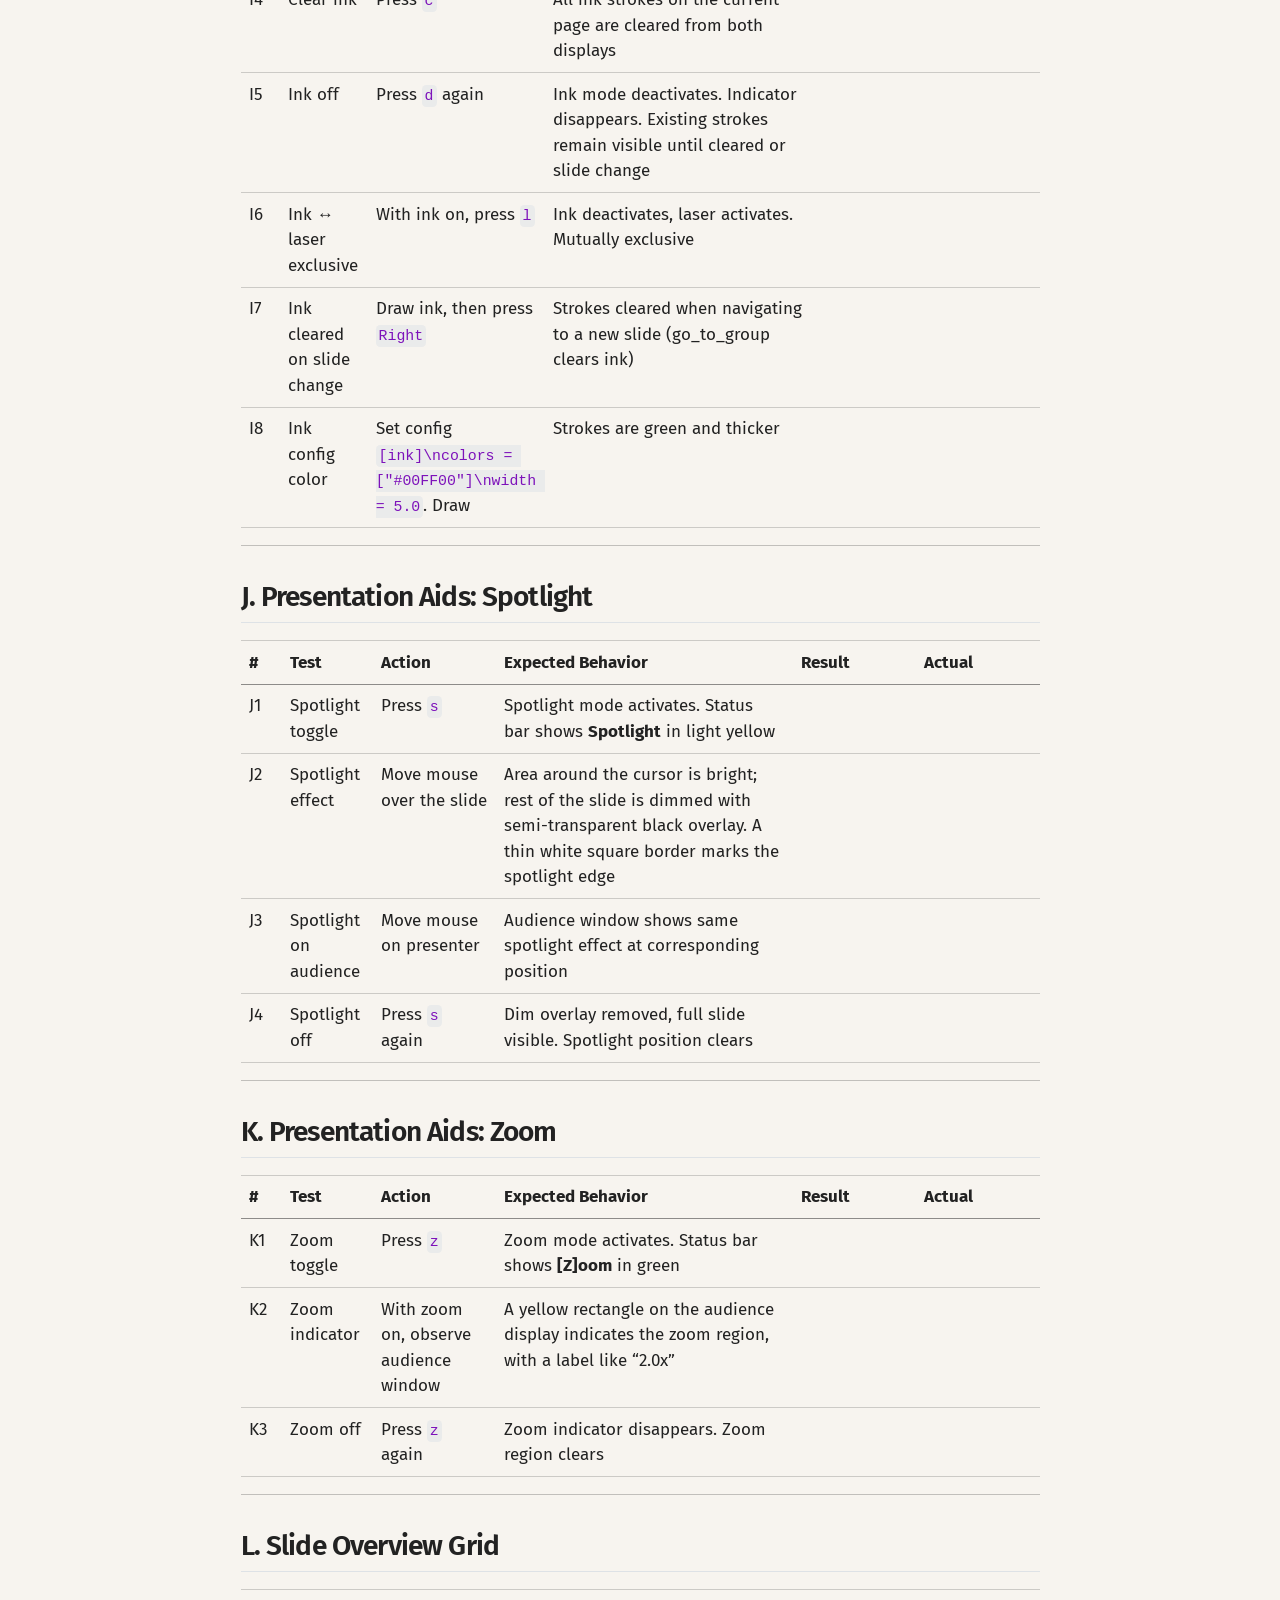
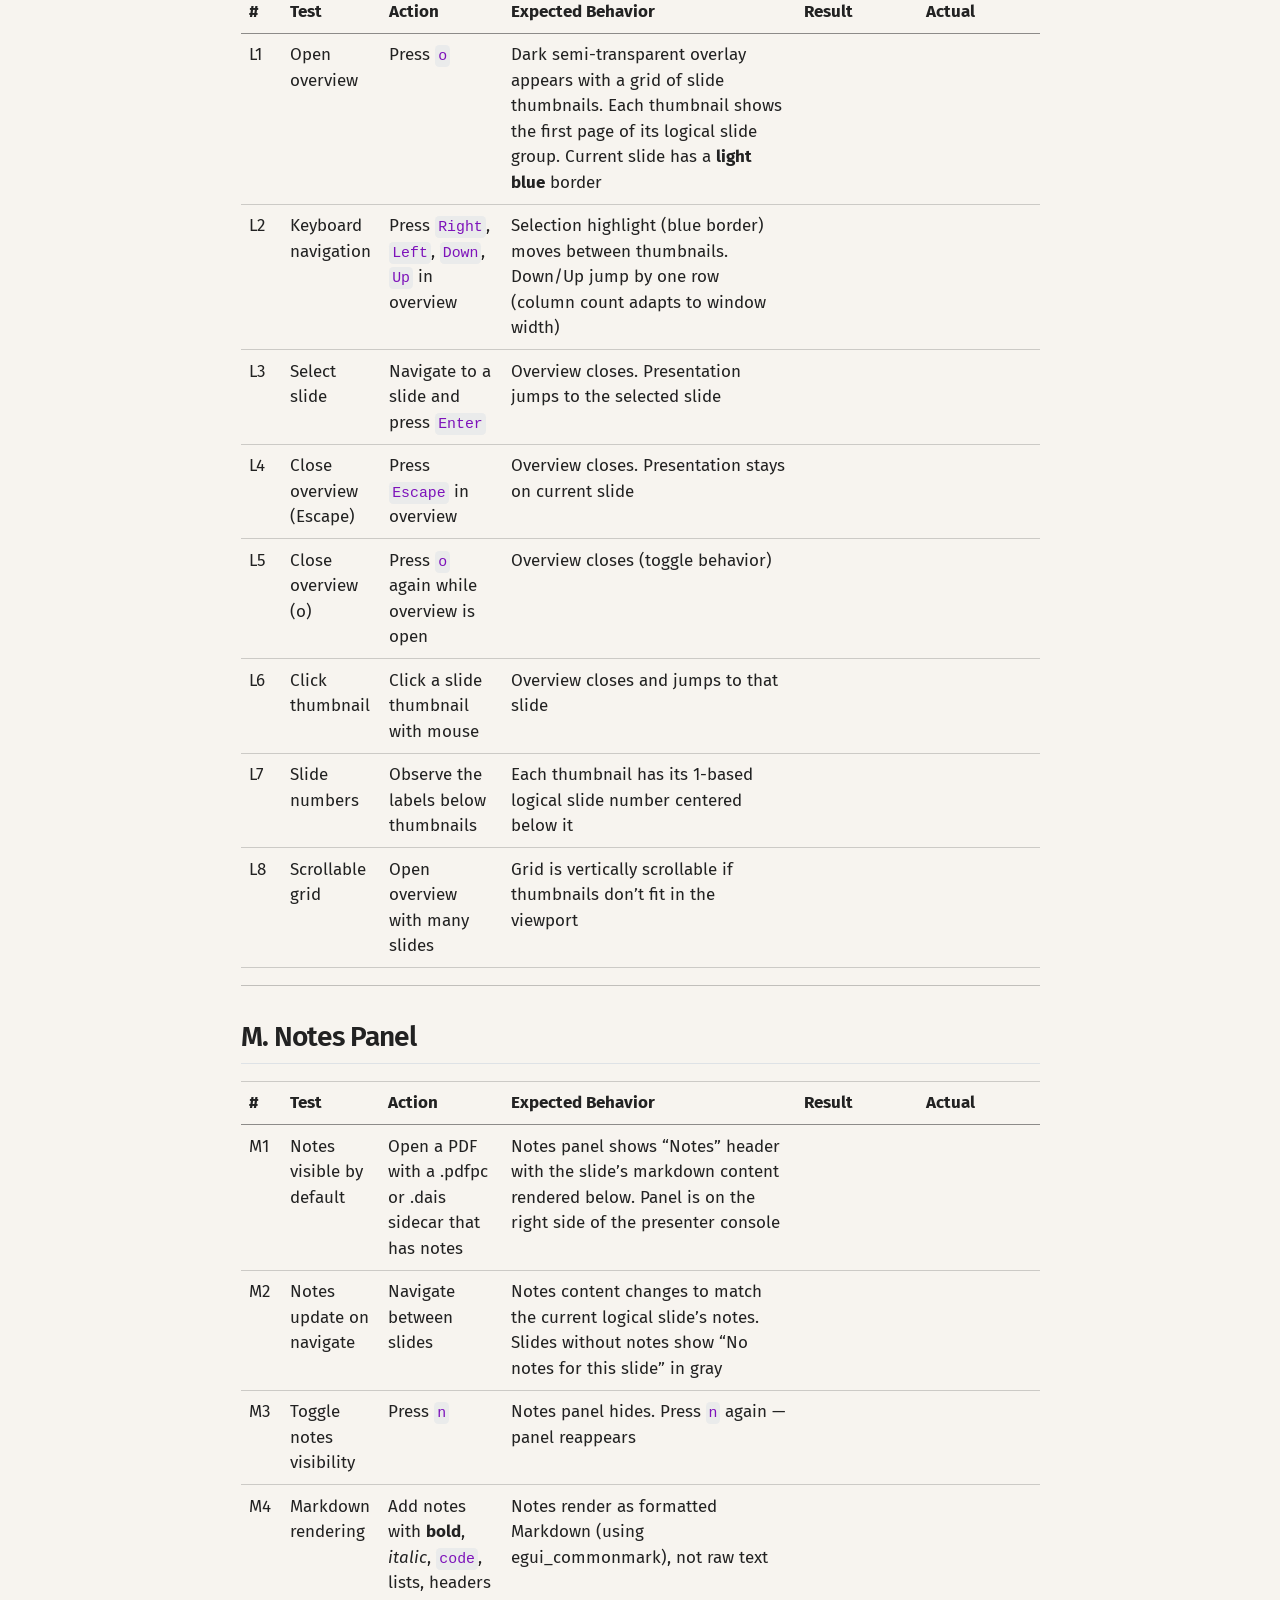
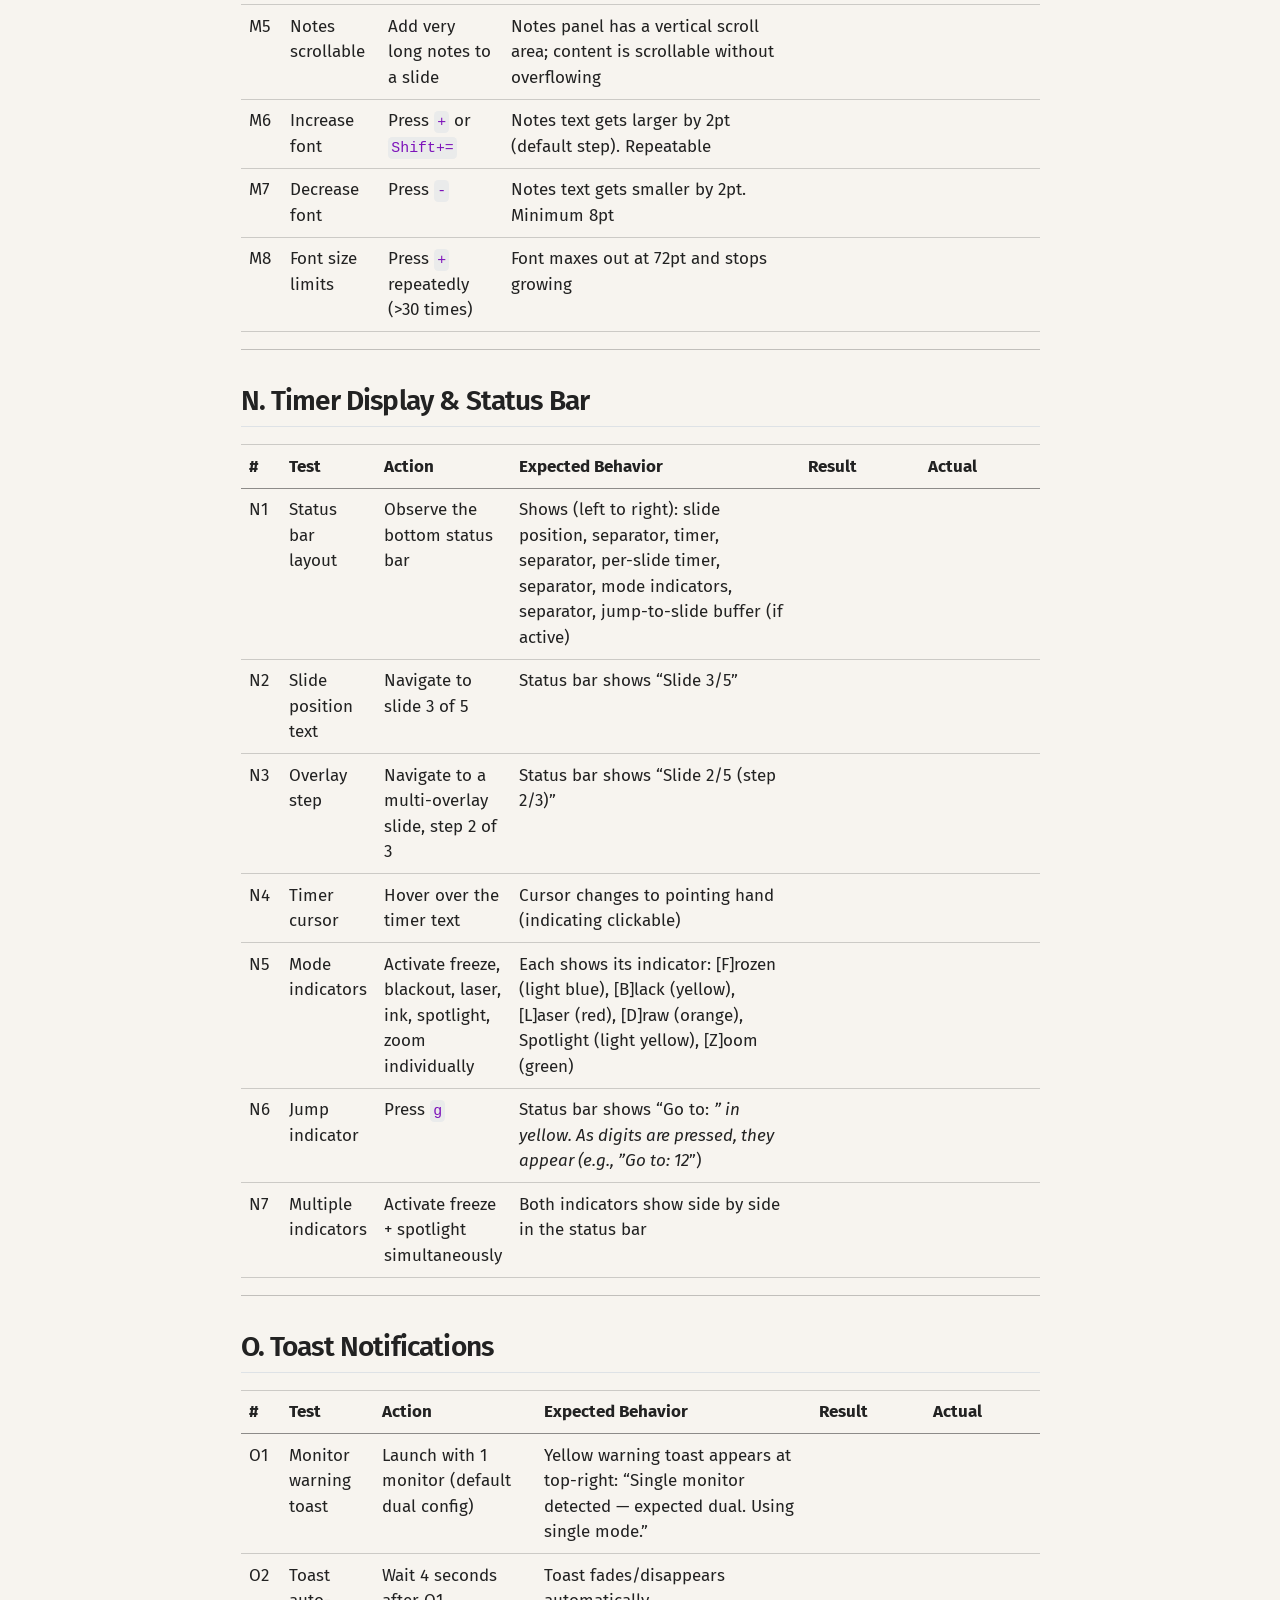
<file: interactive-testing-checklist.html>
<!DOCTYPE html>
<html xmlns="http://www.w3.org/1999/xhtml" lang="en" xml:lang="en"><head>

<meta charset="utf-8">
<meta name="generator" content="quarto-1.9.38">

<meta name="viewport" content="width=device-width, initial-scale=1.0, user-scalable=yes">


<title>interactive-testing-checklist – dais</title>
<style>
/* Default styles provided by pandoc.
** See https://pandoc.org/MANUAL.html#variables-for-html for config info.
*/
code{white-space: pre-wrap;}
span.smallcaps{font-variant: small-caps;}
div.columns{display: flex; gap: min(4vw, 1.5em);}
div.column{flex: auto; overflow-x: auto;}
div.hanging-indent{margin-left: 1.5em; text-indent: -1.5em;}
ul.task-list{list-style: none;}
ul.task-list li input[type="checkbox"] {
  width: 0.8em;
  margin: 0 0.8em 0.2em -1em; /* quarto-specific, see https://github.com/quarto-dev/quarto-cli/issues/4556 */ 
  vertical-align: middle;
}
/* CSS for syntax highlighting */
html { -webkit-text-size-adjust: 100%; }
pre > code.sourceCode { white-space: pre; position: relative; }
pre > code.sourceCode > span { display: inline-block; line-height: 1.25; }
pre > code.sourceCode > span:empty { height: 1.2em; }
.sourceCode { overflow: visible; }
code.sourceCode > span { color: inherit; text-decoration: inherit; }
div.sourceCode { margin: 1em 0; }
pre.sourceCode { margin: 0; }
@media screen {
div.sourceCode { overflow: auto; }
}
@media print {
pre > code.sourceCode { white-space: pre-wrap; }
pre > code.sourceCode > span { text-indent: -5em; padding-left: 5em; }
}
pre.numberSource code
  { counter-reset: source-line 0; }
pre.numberSource code > span
  { position: relative; left: -4em; counter-increment: source-line; }
pre.numberSource code > span > a:first-child::before
  { content: counter(source-line);
    position: relative; left: -1em; text-align: right; vertical-align: baseline;
    border: none; display: inline-block;
    -webkit-touch-callout: none; -webkit-user-select: none;
    -khtml-user-select: none; -moz-user-select: none;
    -ms-user-select: none; user-select: none;
    padding: 0 4px; width: 4em;
  }
pre.numberSource { margin-left: 3em;  padding-left: 4px; }
div.sourceCode
  {   }
@media screen {
pre > code.sourceCode > span > a:first-child::before { text-decoration: underline; }
}
</style>


<script src="site_libs/quarto-nav/quarto-nav.js"></script>
<script src="site_libs/quarto-nav/headroom.min.js"></script>
<script src="site_libs/clipboard/clipboard.min.js"></script>
<script src="site_libs/quarto-search/autocomplete.umd.js"></script>
<script src="site_libs/quarto-search/fuse.min.js"></script>
<script src="site_libs/quarto-search/quarto-search.js"></script>
<meta name="quarto:offset" content="./">
<link href="./../assets/dais.ico" rel="icon">
<script src="site_libs/quarto-html/quarto.js" type="module"></script>
<script src="site_libs/quarto-html/tabsets/tabsets.js" type="module"></script>
<script src="site_libs/quarto-html/popper.min.js"></script>
<script src="site_libs/quarto-html/tippy.umd.min.js"></script>
<script src="site_libs/quarto-html/anchor.min.js"></script>
<link href="site_libs/quarto-html/tippy.css" rel="stylesheet">
<link href="site_libs/quarto-html/quarto-syntax-highlighting-15634bcf2e68342d4ad2dfa704d543f6.css" rel="stylesheet" id="quarto-text-highlighting-styles">
<script src="site_libs/bootstrap/bootstrap.min.js"></script>
<link href="site_libs/bootstrap/bootstrap-icons.css" rel="stylesheet">
<link href="site_libs/bootstrap/bootstrap-dabe172eb55fd7b6fc99fa15088a2693.min.css" rel="stylesheet" append-hash="true" id="quarto-bootstrap" data-mode="light">
<script id="quarto-search-options" type="application/json">{
  "location": "navbar",
  "copy-button": false,
  "collapse-after": 3,
  "panel-placement": "end",
  "type": "overlay",
  "limit": 50,
  "keyboard-shortcut": [
    "f",
    "/",
    "s"
  ],
  "show-item-context": false,
  "language": {
    "search-no-results-text": "No results",
    "search-matching-documents-text": "matching documents",
    "search-copy-link-title": "Copy link to search",
    "search-hide-matches-text": "Hide additional matches",
    "search-more-match-text": "more match in this document",
    "search-more-matches-text": "more matches in this document",
    "search-clear-button-title": "Clear",
    "search-text-placeholder": "",
    "search-detached-cancel-button-title": "Cancel",
    "search-submit-button-title": "Submit",
    "search-label": "Search"
  }
}</script>


</head>

<body class="nav-fixed fullcontent quarto-light">

<div id="quarto-search-results"></div>
  <header id="quarto-header" class="headroom fixed-top">
    <nav class="navbar navbar-expand-lg " data-bs-theme="dark">
      <div class="navbar-container container-fluid">
      <div class="navbar-brand-container mx-auto">
    <a class="navbar-brand" href="./index.html">
    <span class="navbar-title">dais</span>
    </a>
  </div>
            <div id="quarto-search" class="" title="Search"></div>
          <button class="navbar-toggler" type="button" data-bs-toggle="collapse" data-bs-target="#navbarCollapse" aria-controls="navbarCollapse" role="menu" aria-expanded="false" aria-label="Toggle navigation" onclick="if (window.quartoToggleHeadroom) { window.quartoToggleHeadroom(); }">
  <span class="navbar-toggler-icon"></span>
</button>
          <div class="collapse navbar-collapse" id="navbarCollapse">
            <ul class="navbar-nav navbar-nav-scroll me-auto">
  <li class="nav-item">
    <a class="nav-link" href="./index.html"> 
<span class="menu-text">Home</span></a>
  </li>  
  <li class="nav-item">
    <a class="nav-link" href="./configuration.html"> 
<span class="menu-text">Configuration</span></a>
  </li>  
  <li class="nav-item">
    <a class="nav-link" href="./notes.html"> 
<span class="menu-text">Notes</span></a>
  </li>  
  <li class="nav-item">
    <a class="nav-link" href="./export.html"> 
<span class="menu-text">Export</span></a>
  </li>  
  <li class="nav-item">
    <a class="nav-link" href="./keybindings.html"> 
<span class="menu-text">Keybindings</span></a>
  </li>  
  <li class="nav-item">
    <a class="nav-link" href="./clicker-setup.html"> 
<span class="menu-text">Clickers</span></a>
  </li>  
  <li class="nav-item">
    <a class="nav-link" href="./remote.html"> 
<span class="menu-text">Remote</span></a>
  </li>  
  <li class="nav-item">
    <a class="nav-link" href="./news.html"> 
<span class="menu-text">News</span></a>
  </li>  
</ul>
            <ul class="navbar-nav navbar-nav-scroll ms-auto">
  <li class="nav-item compact">
    <a class="nav-link" href="https://github.com/christopherkenny/dais"> <i class="bi bi-github" role="img">
</i> 
<span class="menu-text"></span></a>
  </li>  
</ul>
          </div> <!-- /navcollapse -->
            <div class="quarto-navbar-tools">
</div>
      </div> <!-- /container-fluid -->
    </nav>
</header>
<!-- content -->
<div id="quarto-content" class="quarto-container page-columns page-rows-contents page-layout-article page-navbar">
<!-- sidebar -->
<!-- margin-sidebar -->
    
<!-- main -->
<main class="content" id="quarto-document-content"><header id="title-block-header" class="quarto-title-block"></header>




<section id="dais-interactive-testing-checklist" class="level1">
<h1>Dais Interactive Testing Checklist</h1>
<p>Manual QA checklist for verifying all user-facing functionality. Organized by category so tests can be executed efficiently in batches.</p>
<p><strong>Test files:</strong> <code>tests/example.pdf</code>, <code>tests/fixtures/test.pdf</code>, <code>tests/fixtures/beamer-example.pdfpc</code>, <code>tests/fixtures/quarto-example.dais</code></p>
<blockquote class="blockquote">
<p><strong>Notation:</strong> ✅ = pass, ❌ = fail, ⏭ = skipped (note reason)</p>
<p>Fill in the result column as you go. If a test fails, note what actually happened in the <strong>Actual</strong> column.</p>
</blockquote>
<hr>
<section id="a.-startup-cli" class="level2">
<h2 class="anchored" data-anchor-id="a.-startup-cli">A. Startup &amp; CLI</h2>
<p>Run each from a terminal. Verify before interacting with the window.</p>
<table class="caption-top table">
<colgroup>
<col style="width: 5%">
<col style="width: 11%">
<col style="width: 15%">
<col style="width: 36%">
<col style="width: 15%">
<col style="width: 15%">
</colgroup>
<thead>
<tr class="header">
<th>#</th>
<th>Test</th>
<th>Action</th>
<th>Expected Behavior</th>
<th>Result</th>
<th>Actual</th>
</tr>
</thead>
<tbody>
<tr class="odd">
<td>A1</td>
<td>No-arg launch</td>
<td>Run <code>dais</code> with no arguments</td>
<td>Prints error: <code>Usage: dais &lt;file.pdf&gt;</code> and exits with non-zero code</td>
<td></td>
<td></td>
</tr>
<tr class="even">
<td>A2</td>
<td>PDF open</td>
<td>Run <code>dais tests/example.pdf</code></td>
<td>Presenter window opens titled “Dais — Presenter Console”. First slide is visible. No crash, no error in terminal</td>
<td></td>
<td></td>
</tr>
<tr class="odd">
<td>A3</td>
<td><code>--single</code> flag</td>
<td>Run <code>dais --single tests/example.pdf</code></td>
<td>Opens in single mode: only one window appears (no audience window). Starts in fullscreen HUD immediately (presentation_mode toggled on at launch)</td>
<td></td>
<td></td>
</tr>
<tr class="even">
<td>A4</td>
<td><code>--screen-share</code> flag</td>
<td>Run <code>dais --screen-share tests/example.pdf</code></td>
<td>Two windows: presenter console + a resizable “Dais — Audience” window (not fullscreen). Audience window is draggable and resizable</td>
<td></td>
<td></td>
</tr>
<tr class="odd">
<td>A5</td>
<td><code>--config</code> flag</td>
<td>Create a <code>test.toml</code> with <code>[timer]\nmode = "countdown"\nduration_minutes = 5</code>. Run <code>dais --config test.toml tests/example.pdf</code></td>
<td>Timer shows countdown from 05:00 instead of 00:00 count-up</td>
<td></td>
<td></td>
</tr>
<tr class="even">
<td>A6</td>
<td><code>--edit</code> flag</td>
<td>Run <code>dais --edit tests/example.pdf</code></td>
<td>Opens the Grouping Editor window titled “Dais — Grouping Editor”. Shows a horizontal filmstrip of page thumbnails with alternating group backgrounds</td>
<td></td>
<td></td>
</tr>
<tr class="odd">
<td>A7</td>
<td><code>--test-input</code> no PDF</td>
<td>Run <code>dais --test-input</code></td>
<td>Opens a “Dais — Test Input” diagnostic window. No PDF required. Shows key event log area</td>
<td></td>
<td></td>
</tr>
<tr class="even">
<td>A8</td>
<td><code>--test-input</code> with config</td>
<td>Run <code>dais --test-input --config test.toml</code></td>
<td>Same as A7, but uses keybindings from the config file. Pressing keys shows mapped actions in the log</td>
<td></td>
<td></td>
</tr>
<tr class="odd">
<td>A9</td>
<td>Invalid PDF</td>
<td>Run <code>dais nonexistent.pdf</code></td>
<td>Prints a clear error about file not found and exits non-zero</td>
<td></td>
<td></td>
</tr>
<tr class="even">
<td>A10</td>
<td>Version</td>
<td>Run <code>dais --version</code></td>
<td>Prints <code>dais &lt;version&gt;</code> and exits</td>
<td></td>
<td></td>
</tr>
<tr class="odd">
<td>A11</td>
<td>App icon</td>
<td>After A2 launch, inspect the taskbar/dock icon</td>
<td>Dais icon (not default framework icon) is visible in the taskbar and window title bar</td>
<td></td>
<td></td>
</tr>
</tbody>
</table>
<hr>
</section>
<section id="b.-dual-monitor-display-requires-2-monitors" class="level2">
<h2 class="anchored" data-anchor-id="b.-dual-monitor-display-requires-2-monitors">B. Dual-Monitor Display (requires 2 monitors)</h2>
<table class="caption-top table">
<colgroup>
<col style="width: 5%">
<col style="width: 11%">
<col style="width: 15%">
<col style="width: 36%">
<col style="width: 15%">
<col style="width: 15%">
</colgroup>
<thead>
<tr class="header">
<th>#</th>
<th>Test</th>
<th>Action</th>
<th>Expected Behavior</th>
<th>Result</th>
<th>Actual</th>
</tr>
</thead>
<tbody>
<tr class="odd">
<td>B1</td>
<td>Auto dual detection</td>
<td>With 2 monitors connected, run <code>dais tests/example.pdf</code></td>
<td>Presenter console on primary monitor, audience window fullscreen on secondary. Log shows “Dual mode: audience on ‘<name>’”</name></td>
<td></td>
<td></td>
</tr>
<tr class="even">
<td>B2</td>
<td>Audience fullscreen</td>
<td>Observe the audience window on secondary</td>
<td>Window is truly fullscreen — no title bar, no borders, fills entire monitor. Background is black with centered slide</td>
<td></td>
<td></td>
</tr>
<tr class="odd">
<td>B3</td>
<td>Presenter placement</td>
<td>Observe the presenter console</td>
<td>Window is centered on primary monitor, clamped to fit within monitor bounds (not overflowing off screen)</td>
<td></td>
<td></td>
</tr>
<tr class="even">
<td>B4</td>
<td>Audience monitor by name</td>
<td>Set <code>[display]\naudience_monitor = "&lt;exact monitor name&gt;"</code> in config. Launch</td>
<td>Audience window placed on the named monitor. Log confirms match</td>
<td></td>
<td></td>
</tr>
<tr class="odd">
<td>B5</td>
<td>Audience monitor by number</td>
<td>Set <code>audience_monitor = "2"</code> in config. Launch</td>
<td>Audience window placed on 2nd monitor (matches by ordinal position)</td>
<td></td>
<td></td>
</tr>
<tr class="even">
<td>B6</td>
<td>Wrong monitor name</td>
<td>Set <code>audience_monitor = "NONEXISTENT"</code> in config. Launch with 2 monitors</td>
<td>Warning toast appears (“Configured audience monitor ‘NONEXISTENT’ not found”). Falls back to secondary monitor for audience. Presenter still works</td>
<td></td>
<td></td>
</tr>
<tr class="odd">
<td>B7</td>
<td>Runtime screen-share toggle</td>
<td>Press <code>Shift+S</code> during dual-mode presentation</td>
<td>Audience window changes from fullscreen to resizable windowed. Status bar shows “[S]creen-share” indicator</td>
<td></td>
<td></td>
</tr>
<tr class="even">
<td>B8</td>
<td>Screen-share toggle back</td>
<td>Press <code>Shift+S</code> again</td>
<td>Audience returns to fullscreen on secondary. Indicator disappears</td>
<td></td>
<td></td>
</tr>
</tbody>
</table>
<hr>
</section>
<section id="c.-single-monitor-fallback" class="level2">
<h2 class="anchored" data-anchor-id="c.-single-monitor-fallback">C. Single-Monitor Fallback</h2>
<table class="caption-top table">
<colgroup>
<col style="width: 5%">
<col style="width: 11%">
<col style="width: 15%">
<col style="width: 36%">
<col style="width: 15%">
<col style="width: 15%">
</colgroup>
<thead>
<tr class="header">
<th>#</th>
<th>Test</th>
<th>Action</th>
<th>Expected Behavior</th>
<th>Result</th>
<th>Actual</th>
</tr>
</thead>
<tbody>
<tr class="odd">
<td>C1</td>
<td>Auto fallback</td>
<td>With only 1 monitor, run <code>dais tests/example.pdf</code> (default dual config)</td>
<td>Falls back to Single mode. Warning toast: “Single monitor detected — expected dual. Using single mode.” Only one window visible. Starts in HUD presentation mode</td>
<td></td>
<td></td>
</tr>
<tr class="even">
<td>C2</td>
<td>Exit HUD to console</td>
<td>Press <code>Escape</code> (or <code>q</code>)</td>
<td>Exits fullscreen HUD. Shows the normal presenter console layout (current slide, next preview, notes, status bar) in a single window</td>
<td></td>
<td></td>
</tr>
<tr class="odd">
<td>C3</td>
<td>Re-enter HUD</td>
<td>Press <code>F5</code></td>
<td>Returns to fullscreen HUD with the slide filling the screen and a semi-transparent bottom bar</td>
<td></td>
<td></td>
</tr>
<tr class="even">
<td>C4</td>
<td>No audience window in single</td>
<td>Verify after C2</td>
<td>Only one application window exists. No second “Audience” window spawned</td>
<td></td>
<td></td>
</tr>
</tbody>
</table>
<hr>
</section>
<section id="d.-hud-presentation-mode-single-monitor" class="level2">
<h2 class="anchored" data-anchor-id="d.-hud-presentation-mode-single-monitor">D. HUD Presentation Mode (Single Monitor)</h2>
<table class="caption-top table">
<colgroup>
<col style="width: 5%">
<col style="width: 11%">
<col style="width: 15%">
<col style="width: 36%">
<col style="width: 15%">
<col style="width: 15%">
</colgroup>
<thead>
<tr class="header">
<th>#</th>
<th>Test</th>
<th>Action</th>
<th>Expected Behavior</th>
<th>Result</th>
<th>Actual</th>
</tr>
</thead>
<tbody>
<tr class="odd">
<td>D1</td>
<td>F5 toggles HUD</td>
<td>From presenter console, press <code>F5</code></td>
<td>View switches to fullscreen HUD: slide fills screen, black background. Semi-transparent bar appears when cursor near bottom</td>
<td></td>
<td></td>
</tr>
<tr class="even">
<td>D2</td>
<td>HUD bar hover</td>
<td>Move cursor to bottom ~64px of screen</td>
<td>Semi-transparent dark bar (48px tall) fades in at the bottom. Shows: slide position (e.g., “1 / 5”), timer, per-slide timer, and mode indicators (right side)</td>
<td></td>
<td></td>
</tr>
<tr class="odd">
<td>D3</td>
<td>HUD bar content</td>
<td>Read the HUD bar</td>
<td>Shows: <code>&lt;slide&gt;/&lt;total&gt;</code>, overlay step if multi-overlay group (e.g., “step 1/3”), timer with ▶/⏸ icon, “Slide 00:XX” per-slide timer</td>
<td></td>
<td></td>
</tr>
<tr class="even">
<td>D4</td>
<td>HUD bar hide</td>
<td>Move cursor to center of screen</td>
<td>HUD bar fades out (no longer visible)</td>
<td></td>
<td></td>
</tr>
<tr class="odd">
<td>D5</td>
<td>HUD notes hover</td>
<td>Move cursor to bottom ~80px of screen (on a slide that has notes)</td>
<td>Notes panel (200px tall) appears above the HUD bar. Shows notes text (scrollable if long). Only shows if current slide has notes</td>
<td></td>
<td></td>
</tr>
<tr class="even">
<td>D6</td>
<td>HUD notes absent</td>
<td>Navigate to a slide with no notes, hover at bottom</td>
<td>HUD bar appears but notes panel does NOT appear</td>
<td></td>
<td></td>
</tr>
<tr class="odd">
<td>D7</td>
<td>HUD timer click</td>
<td>In HUD bar, click on the timer text</td>
<td>Timer toggles between running/paused. Icon changes from ▶ to ⏸</td>
<td></td>
<td></td>
</tr>
<tr class="even">
<td>D8</td>
<td>HUD mode indicators</td>
<td>Activate laser (<code>l</code>), then hover HUD bar</td>
<td>“LASER” indicator appears in red on the right side of the HUD bar. Similarly “INK”, “FROZEN”, “SPOT”, “ZOOM” appear for their respective modes</td>
<td></td>
<td></td>
</tr>
<tr class="odd">
<td>D9</td>
<td>Escape exits HUD first</td>
<td>In HUD mode, press <code>Escape</code></td>
<td>Exits HUD → shows presenter console. Does NOT quit the app. A second <code>Escape</code> (or <code>q</code>) would quit</td>
<td></td>
<td></td>
</tr>
<tr class="even">
<td>D10</td>
<td>Navigation in HUD</td>
<td>Press <code>Right</code> arrow while in HUD</td>
<td>Slide advances. Audience slide (the displayed one) updates</td>
<td></td>
<td></td>
</tr>
<tr class="odd">
<td>D11</td>
<td>All overlays in HUD</td>
<td>Activate laser, ink, spotlight, zoom while in HUD</td>
<td>Each overlay renders on the fullscreen slide just as it would on the audience display</td>
<td></td>
<td></td>
</tr>
<tr class="even">
<td>D12</td>
<td>Blackout in HUD</td>
<td>Press <code>b</code> while in HUD</td>
<td>Screen goes black (audience blackout overlay covers the slide)</td>
<td></td>
<td></td>
</tr>
</tbody>
</table>
<hr>
</section>
<section id="e.-navigation" class="level2">
<h2 class="anchored" data-anchor-id="e.-navigation">E. Navigation</h2>
<p>Use <code>tests/fixtures/test.pdf</code> with the <code>beamer-example.pdfpc</code> sidecar for overlay group tests (copy .pdfpc next to test.pdf or use <code>tests/example.pdf</code>).</p>
<table class="caption-top table">
<colgroup>
<col style="width: 5%">
<col style="width: 11%">
<col style="width: 15%">
<col style="width: 36%">
<col style="width: 15%">
<col style="width: 15%">
</colgroup>
<thead>
<tr class="header">
<th>#</th>
<th>Test</th>
<th>Action</th>
<th>Expected Behavior</th>
<th>Result</th>
<th>Actual</th>
</tr>
</thead>
<tbody>
<tr class="odd">
<td>E1</td>
<td>Next slide (Right)</td>
<td>Press <code>Right</code></td>
<td>Advances to the next build step within the current logical slide before moving to the next logical slide. Slide/step counter, current slide panel, and next preview update</td>
<td></td>
<td></td>
</tr>
<tr class="even">
<td>E2</td>
<td>Next slide (Space)</td>
<td>Press <code>Space</code></td>
<td>Same as E1</td>
<td></td>
<td></td>
</tr>
<tr class="odd">
<td>E3</td>
<td>Next slide (Down)</td>
<td>Press <code>Down</code></td>
<td>Same as E1</td>
<td></td>
<td></td>
</tr>
<tr class="even">
<td>E4</td>
<td>Next slide (PageDown)</td>
<td>Press <code>PageDown</code></td>
<td>Same as E1</td>
<td></td>
<td></td>
</tr>
<tr class="odd">
<td>E5</td>
<td>Previous slide (Left)</td>
<td>Press <code>Left</code></td>
<td>Rewinds to the previous build step within the current logical slide before moving to the previous logical slide. Slide/step counter updates</td>
<td></td>
<td></td>
</tr>
<tr class="even">
<td>E6</td>
<td>Previous slide (Up/PageUp)</td>
<td>Press <code>Up</code> or <code>PageUp</code></td>
<td>Same as E5</td>
<td></td>
<td></td>
</tr>
<tr class="odd">
<td>E7</td>
<td>Next overlay (Shift+Right)</td>
<td>Press <code>Shift+Right</code></td>
<td>Advances one raw PDF page within the current group. Status bar shows step counter (e.g., “step 2/3”). If at last overlay, advances to next slide</td>
<td></td>
<td></td>
</tr>
<tr class="even">
<td>E8</td>
<td>Previous overlay (Shift+Left)</td>
<td>Press <code>Shift+Left</code></td>
<td>Goes back one raw page within the group. If at first overlay of a group, goes to last overlay of the previous group</td>
<td></td>
<td></td>
</tr>
<tr class="odd">
<td>E9</td>
<td>First slide (Home)</td>
<td>Press <code>Home</code></td>
<td>Jumps to slide 1 / page 0. Slide counter shows “1 / N”</td>
<td></td>
<td></td>
</tr>
<tr class="even">
<td>E10</td>
<td>Last slide (End)</td>
<td>Press <code>End</code></td>
<td>Jumps to the last logical slide</td>
<td></td>
<td></td>
</tr>
<tr class="odd">
<td>E11</td>
<td>Go to slide (G + digits + Enter)</td>
<td>Press <code>g</code>, then <code>3</code>, then <code>Enter</code></td>
<td>Jumps to logical slide 3 (1-based). Status bar briefly shows “Go to: 3_” while digits accumulate</td>
<td></td>
<td></td>
</tr>
<tr class="even">
<td>E12</td>
<td>Go to slide cancel</td>
<td>Press <code>g</code>, then <code>5</code>, then <code>Escape</code></td>
<td>Jump-to-slide mode cancelled. No navigation occurs</td>
<td></td>
<td></td>
</tr>
<tr class="odd">
<td>E13</td>
<td>Go to slide timeout</td>
<td>Press <code>g</code>, then <code>1</code>, wait 3+ seconds</td>
<td>Jump-to-slide mode auto-cancels after 3 seconds of inactivity</td>
<td></td>
<td></td>
</tr>
<tr class="even">
<td>E14</td>
<td>Past last slide → blackout</td>
<td>Navigate to the last slide, then press <code>Right</code></td>
<td>Audience display goes black (end-of-deck blackout). Presenter still shows the last slide</td>
<td></td>
<td></td>
</tr>
<tr class="odd">
<td>E15</td>
<td>Blackout recovery</td>
<td>From E14 state, press <code>Left</code></td>
<td>Blackout clears, returns to the last slide (not the second-to-last)</td>
<td></td>
<td></td>
</tr>
<tr class="even">
<td>E16</td>
<td>Ink cleared on navigate</td>
<td>Draw some ink (press <code>d</code>, draw, press <code>d</code>), then press <code>Right</code></td>
<td>Ink strokes are cleared when navigating to a new slide</td>
<td></td>
<td></td>
</tr>
<tr class="odd">
<td>E17</td>
<td>Audience follows navigation</td>
<td>During dual mode, navigate slides</td>
<td>Audience window updates in sync with presenter navigation (unless frozen)</td>
<td></td>
<td></td>
</tr>
</tbody>
</table>
<hr>
</section>
<section id="f.-timer" class="level2">
<h2 class="anchored" data-anchor-id="f.-timer">F. Timer</h2>
<table class="caption-top table">
<colgroup>
<col style="width: 5%">
<col style="width: 11%">
<col style="width: 15%">
<col style="width: 36%">
<col style="width: 15%">
<col style="width: 15%">
</colgroup>
<thead>
<tr class="header">
<th>#</th>
<th>Test</th>
<th>Action</th>
<th>Expected Behavior</th>
<th>Result</th>
<th>Actual</th>
</tr>
</thead>
<tbody>
<tr class="odd">
<td>F1</td>
<td>Timer click to start</td>
<td>Click the timer text in the status bar</td>
<td>Timer starts counting. Display changes from <code>▶ 00:00</code> to <code>⏸ 00:01</code>, <code>00:02</code>, … Icon shows ⏸ (pause-able)</td>
<td></td>
<td></td>
</tr>
<tr class="even">
<td>F2</td>
<td>Timer click to pause</td>
<td>Click again while running</td>
<td>Timer pauses. Time value freezes. Icon shows ▶ (resume-able)</td>
<td></td>
<td></td>
</tr>
<tr class="odd">
<td>F3</td>
<td>Timer keyboard toggle</td>
<td>Press <code>t</code></td>
<td>Timer toggles running/paused (same as click)</td>
<td></td>
<td></td>
</tr>
<tr class="even">
<td>F4</td>
<td>Timer reset</td>
<td>Press <code>Shift+T</code></td>
<td>Timer resets to 00:00 and stops</td>
<td></td>
<td></td>
</tr>
<tr class="odd">
<td>F5</td>
<td>Countdown mode</td>
<td>Set config <code>[timer]\nmode = "countdown"\nduration_minutes = 2</code>. Launch</td>
<td>Timer shows <code>▶ 02:00 / 02:00</code>. Clicking starts countdown. Display shows remaining time</td>
<td></td>
<td></td>
</tr>
<tr class="even">
<td>F6</td>
<td>Countdown warning</td>
<td>Set config <code>warning_minutes = 1</code> with 2-min countdown. Start timer, wait until under 1 min remaining</td>
<td>Timer text color changes to <strong>yellow</strong> (warning phase)</td>
<td></td>
<td></td>
</tr>
<tr class="odd">
<td>F7</td>
<td>Countdown overrun</td>
<td>Let the countdown reach 00:00 and continue</td>
<td>Timer text changes to <strong>red</strong> (overrun phase). Time shows <code>00:00</code> (clamped, doesn’t go negative)</td>
<td></td>
<td></td>
</tr>
<tr class="even">
<td>F8</td>
<td>Per-slide timer</td>
<td>Navigate between slides while timer is running</td>
<td>“Slide XX:XX” counter resets when changing slides. Each slide accumulates its own time. Going back to a previous slide resumes its accumulated time</td>
<td></td>
<td></td>
</tr>
<tr class="odd">
<td>F9</td>
<td>Timer persists resume</td>
<td>Pause timer, navigate slides, resume timer</td>
<td>Elapsed time resumes from where it was paused (not reset)</td>
<td></td>
<td></td>
</tr>
</tbody>
</table>
<hr>
</section>
<section id="g.-freeze-blackout" class="level2">
<h2 class="anchored" data-anchor-id="g.-freeze-blackout">G. Freeze &amp; Blackout</h2>
<table class="caption-top table">
<colgroup>
<col style="width: 5%">
<col style="width: 11%">
<col style="width: 15%">
<col style="width: 36%">
<col style="width: 15%">
<col style="width: 15%">
</colgroup>
<thead>
<tr class="header">
<th>#</th>
<th>Test</th>
<th>Action</th>
<th>Expected Behavior</th>
<th>Result</th>
<th>Actual</th>
</tr>
</thead>
<tbody>
<tr class="odd">
<td>G1</td>
<td>Freeze toggle</td>
<td>Press <code>f</code></td>
<td>Audience display freezes on current slide. Status bar shows <strong>[F]rozen</strong> in light blue. Presenter can navigate freely; audience stays on frozen page</td>
<td></td>
<td></td>
</tr>
<tr class="even">
<td>G2</td>
<td>Freeze verify audience</td>
<td>While frozen, press <code>Right</code> several times</td>
<td>Presenter advances slides (current slide panel updates). Audience window does NOT change — still shows the frozen page</td>
<td></td>
<td></td>
</tr>
<tr class="odd">
<td>G3</td>
<td>Unfreeze</td>
<td>Press <code>f</code> again</td>
<td>Audience jumps to the presenter’s current page. [F]rozen indicator disappears</td>
<td></td>
<td></td>
</tr>
<tr class="even">
<td>G4</td>
<td>Blackout toggle</td>
<td>Press <code>b</code></td>
<td>Audience display goes completely black. Status bar shows <strong>[B]lack</strong> in yellow</td>
<td></td>
<td></td>
</tr>
<tr class="odd">
<td>G5</td>
<td>Blackout also with period</td>
<td>Press <code>.</code></td>
<td>Same as G4</td>
<td></td>
<td></td>
</tr>
<tr class="even">
<td>G6</td>
<td>Unblackout</td>
<td>Press <code>b</code> again</td>
<td>Audience display returns to current slide. Indicator disappears</td>
<td></td>
<td></td>
</tr>
<tr class="odd">
<td>G7</td>
<td>Navigate during blackout</td>
<td>While blacked out, press <code>Right</code></td>
<td>Blackout clears, navigates forward (blackout is cleared on NextSlide)</td>
<td></td>
<td></td>
</tr>
<tr class="even">
<td>G8</td>
<td>Overlay during blackout</td>
<td>While blacked out, press <code>Shift+Right</code></td>
<td>Blackout clears, advances one overlay step</td>
<td></td>
<td></td>
</tr>
</tbody>
</table>
<hr>
</section>
<section id="h.-presentation-aids-laser-pointer" class="level2">
<h2 class="anchored" data-anchor-id="h.-presentation-aids-laser-pointer">H. Presentation Aids: Laser Pointer</h2>
<table class="caption-top table">
<colgroup>
<col style="width: 5%">
<col style="width: 11%">
<col style="width: 15%">
<col style="width: 36%">
<col style="width: 15%">
<col style="width: 15%">
</colgroup>
<thead>
<tr class="header">
<th>#</th>
<th>Test</th>
<th>Action</th>
<th>Expected Behavior</th>
<th>Result</th>
<th>Actual</th>
</tr>
</thead>
<tbody>
<tr class="odd">
<td>H1</td>
<td>Laser toggle</td>
<td>Press <code>l</code></td>
<td>Laser mode activates. Status bar shows <strong>[L]aser</strong> in red</td>
<td></td>
<td></td>
</tr>
<tr class="even">
<td>H2</td>
<td>Laser dot on presenter</td>
<td>With laser on, move mouse over the current slide panel</td>
<td>Small red dot follows the cursor on the presenter’s current slide view</td>
<td></td>
<td></td>
</tr>
<tr class="odd">
<td>H3</td>
<td>Laser dot on audience</td>
<td>Same mouse movement</td>
<td>Red dot (with outer glow) appears at the corresponding position on the audience window</td>
<td></td>
<td></td>
</tr>
<tr class="even">
<td>H4</td>
<td>Laser off</td>
<td>Press <code>l</code> again</td>
<td>Laser deactivates. Dot disappears from both windows. Pointer position clears</td>
<td></td>
<td></td>
</tr>
<tr class="odd">
<td>H5</td>
<td>Laser ↔︎ ink exclusive</td>
<td>With laser on, press <code>d</code> (ink toggle)</td>
<td>Laser deactivates, ink activates. They are mutually exclusive — only one at a time</td>
<td></td>
<td></td>
</tr>
<tr class="even">
<td>H6</td>
<td>Laser off-slide</td>
<td>Move cursor outside the slide image area</td>
<td>Laser position does not update (remains at last valid position or disappears)</td>
<td></td>
<td></td>
</tr>
</tbody>
</table>
<hr>
</section>
<section id="i.-presentation-aids-freehand-ink" class="level2">
<h2 class="anchored" data-anchor-id="i.-presentation-aids-freehand-ink">I. Presentation Aids: Freehand Ink</h2>
<table class="caption-top table">
<colgroup>
<col style="width: 5%">
<col style="width: 11%">
<col style="width: 15%">
<col style="width: 36%">
<col style="width: 15%">
<col style="width: 15%">
</colgroup>
<thead>
<tr class="header">
<th>#</th>
<th>Test</th>
<th>Action</th>
<th>Expected Behavior</th>
<th>Result</th>
<th>Actual</th>
</tr>
</thead>
<tbody>
<tr class="odd">
<td>I1</td>
<td>Ink toggle</td>
<td>Press <code>d</code></td>
<td>Ink mode activates. Status bar shows <strong>[D]raw</strong> in orange</td>
<td></td>
<td></td>
</tr>
<tr class="even">
<td>I2</td>
<td>Draw stroke</td>
<td>With ink on, click-drag on the current slide</td>
<td>A red stroke (default: #FF0000, width 3.0) appears following the drag path. Stroke renders on both presenter and audience</td>
<td></td>
<td></td>
</tr>
<tr class="odd">
<td>I3</td>
<td>Multiple strokes</td>
<td>Release and draw again</td>
<td>Each drag creates a separate stroke. All persist on screen</td>
<td></td>
<td></td>
</tr>
<tr class="even">
<td>I4</td>
<td>Clear ink</td>
<td>Press <code>c</code></td>
<td>All ink strokes on the current page are cleared from both displays</td>
<td></td>
<td></td>
</tr>
<tr class="odd">
<td>I5</td>
<td>Ink off</td>
<td>Press <code>d</code> again</td>
<td>Ink mode deactivates. Indicator disappears. Existing strokes remain visible until cleared or slide change</td>
<td></td>
<td></td>
</tr>
<tr class="even">
<td>I6</td>
<td>Ink ↔︎ laser exclusive</td>
<td>With ink on, press <code>l</code></td>
<td>Ink deactivates, laser activates. Mutually exclusive</td>
<td></td>
<td></td>
</tr>
<tr class="odd">
<td>I7</td>
<td>Ink cleared on slide change</td>
<td>Draw ink, then press <code>Right</code></td>
<td>Strokes cleared when navigating to a new slide (go_to_group clears ink)</td>
<td></td>
<td></td>
</tr>
<tr class="even">
<td>I8</td>
<td>Ink config color</td>
<td>Set config <code>[ink]\ncolors = ["#00FF00"]\nwidth = 5.0</code>. Draw</td>
<td>Strokes are green and thicker</td>
<td></td>
<td></td>
</tr>
</tbody>
</table>
<hr>
</section>
<section id="j.-presentation-aids-spotlight" class="level2">
<h2 class="anchored" data-anchor-id="j.-presentation-aids-spotlight">J. Presentation Aids: Spotlight</h2>
<table class="caption-top table">
<colgroup>
<col style="width: 5%">
<col style="width: 11%">
<col style="width: 15%">
<col style="width: 36%">
<col style="width: 15%">
<col style="width: 15%">
</colgroup>
<thead>
<tr class="header">
<th>#</th>
<th>Test</th>
<th>Action</th>
<th>Expected Behavior</th>
<th>Result</th>
<th>Actual</th>
</tr>
</thead>
<tbody>
<tr class="odd">
<td>J1</td>
<td>Spotlight toggle</td>
<td>Press <code>s</code></td>
<td>Spotlight mode activates. Status bar shows <strong>Spotlight</strong> in light yellow</td>
<td></td>
<td></td>
</tr>
<tr class="even">
<td>J2</td>
<td>Spotlight effect</td>
<td>Move mouse over the slide</td>
<td>Area around the cursor is bright; rest of the slide is dimmed with semi-transparent black overlay. A thin white square border marks the spotlight edge</td>
<td></td>
<td></td>
</tr>
<tr class="odd">
<td>J3</td>
<td>Spotlight on audience</td>
<td>Move mouse on presenter</td>
<td>Audience window shows same spotlight effect at corresponding position</td>
<td></td>
<td></td>
</tr>
<tr class="even">
<td>J4</td>
<td>Spotlight off</td>
<td>Press <code>s</code> again</td>
<td>Dim overlay removed, full slide visible. Spotlight position clears</td>
<td></td>
<td></td>
</tr>
</tbody>
</table>
<hr>
</section>
<section id="k.-presentation-aids-zoom" class="level2">
<h2 class="anchored" data-anchor-id="k.-presentation-aids-zoom">K. Presentation Aids: Zoom</h2>
<table class="caption-top table">
<colgroup>
<col style="width: 5%">
<col style="width: 11%">
<col style="width: 15%">
<col style="width: 36%">
<col style="width: 15%">
<col style="width: 15%">
</colgroup>
<thead>
<tr class="header">
<th>#</th>
<th>Test</th>
<th>Action</th>
<th>Expected Behavior</th>
<th>Result</th>
<th>Actual</th>
</tr>
</thead>
<tbody>
<tr class="odd">
<td>K1</td>
<td>Zoom toggle</td>
<td>Press <code>z</code></td>
<td>Zoom mode activates. Status bar shows <strong>[Z]oom</strong> in green</td>
<td></td>
<td></td>
</tr>
<tr class="even">
<td>K2</td>
<td>Zoom indicator</td>
<td>With zoom on, observe audience window</td>
<td>A yellow rectangle on the audience display indicates the zoom region, with a label like “2.0x”</td>
<td></td>
<td></td>
</tr>
<tr class="odd">
<td>K3</td>
<td>Zoom off</td>
<td>Press <code>z</code> again</td>
<td>Zoom indicator disappears. Zoom region clears</td>
<td></td>
<td></td>
</tr>
</tbody>
</table>
<hr>
</section>
<section id="l.-slide-overview-grid" class="level2">
<h2 class="anchored" data-anchor-id="l.-slide-overview-grid">L. Slide Overview Grid</h2>
<table class="caption-top table">
<colgroup>
<col style="width: 5%">
<col style="width: 11%">
<col style="width: 15%">
<col style="width: 36%">
<col style="width: 15%">
<col style="width: 15%">
</colgroup>
<thead>
<tr class="header">
<th>#</th>
<th>Test</th>
<th>Action</th>
<th>Expected Behavior</th>
<th>Result</th>
<th>Actual</th>
</tr>
</thead>
<tbody>
<tr class="odd">
<td>L1</td>
<td>Open overview</td>
<td>Press <code>o</code></td>
<td>Dark semi-transparent overlay appears with a grid of slide thumbnails. Each thumbnail shows the first page of its logical slide group. Current slide has a <strong>light blue</strong> border</td>
<td></td>
<td></td>
</tr>
<tr class="even">
<td>L2</td>
<td>Keyboard navigation</td>
<td>Press <code>Right</code>, <code>Left</code>, <code>Down</code>, <code>Up</code> in overview</td>
<td>Selection highlight (blue border) moves between thumbnails. Down/Up jump by one row (column count adapts to window width)</td>
<td></td>
<td></td>
</tr>
<tr class="odd">
<td>L3</td>
<td>Select slide</td>
<td>Navigate to a slide and press <code>Enter</code></td>
<td>Overview closes. Presentation jumps to the selected slide</td>
<td></td>
<td></td>
</tr>
<tr class="even">
<td>L4</td>
<td>Close overview (Escape)</td>
<td>Press <code>Escape</code> in overview</td>
<td>Overview closes. Presentation stays on current slide</td>
<td></td>
<td></td>
</tr>
<tr class="odd">
<td>L5</td>
<td>Close overview (o)</td>
<td>Press <code>o</code> again while overview is open</td>
<td>Overview closes (toggle behavior)</td>
<td></td>
<td></td>
</tr>
<tr class="even">
<td>L6</td>
<td>Click thumbnail</td>
<td>Click a slide thumbnail with mouse</td>
<td>Overview closes and jumps to that slide</td>
<td></td>
<td></td>
</tr>
<tr class="odd">
<td>L7</td>
<td>Slide numbers</td>
<td>Observe the labels below thumbnails</td>
<td>Each thumbnail has its 1-based logical slide number centered below it</td>
<td></td>
<td></td>
</tr>
<tr class="even">
<td>L8</td>
<td>Scrollable grid</td>
<td>Open overview with many slides</td>
<td>Grid is vertically scrollable if thumbnails don’t fit in the viewport</td>
<td></td>
<td></td>
</tr>
</tbody>
</table>
<hr>
</section>
<section id="m.-notes-panel" class="level2">
<h2 class="anchored" data-anchor-id="m.-notes-panel">M. Notes Panel</h2>
<table class="caption-top table">
<colgroup>
<col style="width: 5%">
<col style="width: 11%">
<col style="width: 15%">
<col style="width: 36%">
<col style="width: 15%">
<col style="width: 15%">
</colgroup>
<thead>
<tr class="header">
<th>#</th>
<th>Test</th>
<th>Action</th>
<th>Expected Behavior</th>
<th>Result</th>
<th>Actual</th>
</tr>
</thead>
<tbody>
<tr class="odd">
<td>M1</td>
<td>Notes visible by default</td>
<td>Open a PDF with a .pdfpc or .dais sidecar that has notes</td>
<td>Notes panel shows “Notes” header with the slide’s markdown content rendered below. Panel is on the right side of the presenter console</td>
<td></td>
<td></td>
</tr>
<tr class="even">
<td>M2</td>
<td>Notes update on navigate</td>
<td>Navigate between slides</td>
<td>Notes content changes to match the current logical slide’s notes. Slides without notes show “No notes for this slide” in gray</td>
<td></td>
<td></td>
</tr>
<tr class="odd">
<td>M3</td>
<td>Toggle notes visibility</td>
<td>Press <code>n</code></td>
<td>Notes panel hides. Press <code>n</code> again — panel reappears</td>
<td></td>
<td></td>
</tr>
<tr class="even">
<td>M4</td>
<td>Markdown rendering</td>
<td>Add notes with <strong>bold</strong>, <em>italic</em>, <code>code</code>, lists, headers</td>
<td>Notes render as formatted Markdown (using egui_commonmark), not raw text</td>
<td></td>
<td></td>
</tr>
<tr class="odd">
<td>M5</td>
<td>Notes scrollable</td>
<td>Add very long notes to a slide</td>
<td>Notes panel has a vertical scroll area; content is scrollable without overflowing</td>
<td></td>
<td></td>
</tr>
<tr class="even">
<td>M6</td>
<td>Increase font</td>
<td>Press <code>+</code> or <code>Shift+=</code></td>
<td>Notes text gets larger by 2pt (default step). Repeatable</td>
<td></td>
<td></td>
</tr>
<tr class="odd">
<td>M7</td>
<td>Decrease font</td>
<td>Press <code>-</code></td>
<td>Notes text gets smaller by 2pt. Minimum 8pt</td>
<td></td>
<td></td>
</tr>
<tr class="even">
<td>M8</td>
<td>Font size limits</td>
<td>Press <code>+</code> repeatedly (&gt;30 times)</td>
<td>Font maxes out at 72pt and stops growing</td>
<td></td>
<td></td>
</tr>
</tbody>
</table>
<hr>
</section>
<section id="n.-timer-display-status-bar" class="level2">
<h2 class="anchored" data-anchor-id="n.-timer-display-status-bar">N. Timer Display &amp; Status Bar</h2>
<table class="caption-top table">
<colgroup>
<col style="width: 5%">
<col style="width: 11%">
<col style="width: 15%">
<col style="width: 36%">
<col style="width: 15%">
<col style="width: 15%">
</colgroup>
<thead>
<tr class="header">
<th>#</th>
<th>Test</th>
<th>Action</th>
<th>Expected Behavior</th>
<th>Result</th>
<th>Actual</th>
</tr>
</thead>
<tbody>
<tr class="odd">
<td>N1</td>
<td>Status bar layout</td>
<td>Observe the bottom status bar</td>
<td>Shows (left to right): slide position, separator, timer, separator, per-slide timer, separator, mode indicators, separator, jump-to-slide buffer (if active)</td>
<td></td>
<td></td>
</tr>
<tr class="even">
<td>N2</td>
<td>Slide position text</td>
<td>Navigate to slide 3 of 5</td>
<td>Status bar shows “Slide 3/5”</td>
<td></td>
<td></td>
</tr>
<tr class="odd">
<td>N3</td>
<td>Overlay step</td>
<td>Navigate to a multi-overlay slide, step 2 of 3</td>
<td>Status bar shows “Slide 2/5 (step 2/3)”</td>
<td></td>
<td></td>
</tr>
<tr class="even">
<td>N4</td>
<td>Timer cursor</td>
<td>Hover over the timer text</td>
<td>Cursor changes to pointing hand (indicating clickable)</td>
<td></td>
<td></td>
</tr>
<tr class="odd">
<td>N5</td>
<td>Mode indicators</td>
<td>Activate freeze, blackout, laser, ink, spotlight, zoom individually</td>
<td>Each shows its indicator: [F]rozen (light blue), [B]lack (yellow), [L]aser (red), [D]raw (orange), Spotlight (light yellow), [Z]oom (green)</td>
<td></td>
<td></td>
</tr>
<tr class="even">
<td>N6</td>
<td>Jump indicator</td>
<td>Press <code>g</code></td>
<td>Status bar shows “Go to: <em>” in yellow. As digits are pressed, they appear (e.g., ”Go to: 12</em>”)</td>
<td></td>
<td></td>
</tr>
<tr class="odd">
<td>N7</td>
<td>Multiple indicators</td>
<td>Activate freeze + spotlight simultaneously</td>
<td>Both indicators show side by side in the status bar</td>
<td></td>
<td></td>
</tr>
</tbody>
</table>
<hr>
</section>
<section id="o.-toast-notifications" class="level2">
<h2 class="anchored" data-anchor-id="o.-toast-notifications">O. Toast Notifications</h2>
<table class="caption-top table">
<colgroup>
<col style="width: 5%">
<col style="width: 11%">
<col style="width: 15%">
<col style="width: 36%">
<col style="width: 15%">
<col style="width: 15%">
</colgroup>
<thead>
<tr class="header">
<th>#</th>
<th>Test</th>
<th>Action</th>
<th>Expected Behavior</th>
<th>Result</th>
<th>Actual</th>
</tr>
</thead>
<tbody>
<tr class="odd">
<td>O1</td>
<td>Monitor warning toast</td>
<td>Launch with 1 monitor (default dual config)</td>
<td>Yellow warning toast appears at top-right: “Single monitor detected — expected dual. Using single mode.”</td>
<td></td>
<td></td>
</tr>
<tr class="even">
<td>O2</td>
<td>Toast auto-dismiss</td>
<td>Wait 4 seconds after O1</td>
<td>Toast fades/disappears automatically</td>
<td></td>
<td></td>
</tr>
<tr class="odd">
<td>O3</td>
<td>Toast dismiss button</td>
<td>While toast is visible, click the “×” button</td>
<td>Toast dismisses immediately</td>
<td></td>
<td></td>
</tr>
<tr class="even">
<td>O4</td>
<td>Monitor name mismatch toast</td>
<td>Set <code>audience_monitor = "NONEXISTENT"</code> with 2 monitors. Launch</td>
<td>Warning toast: “Configured audience monitor ‘NONEXISTENT’ not found. Available: <list>”</list></td>
<td></td>
<td></td>
</tr>
<tr class="odd">
<td>O5</td>
<td>Toast stacking</td>
<td>If multiple warnings fire, observe</td>
<td>Toasts stack vertically from top-right, with spacing between them</td>
<td></td>
<td></td>
</tr>
</tbody>
</table>
<hr>
</section>
<section id="p.-sidecar-loading-saving" class="level2">
<h2 class="anchored" data-anchor-id="p.-sidecar-loading-saving">P. Sidecar Loading &amp; Saving</h2>
<table class="caption-top table">
<colgroup>
<col style="width: 5%">
<col style="width: 11%">
<col style="width: 15%">
<col style="width: 36%">
<col style="width: 15%">
<col style="width: 15%">
</colgroup>
<thead>
<tr class="header">
<th>#</th>
<th>Test</th>
<th>Action</th>
<th>Expected Behavior</th>
<th>Result</th>
<th>Actual</th>
</tr>
</thead>
<tbody>
<tr class="odd">
<td>P1</td>
<td>.pdfpc load</td>
<td>Place <code>beamer-example.pdfpc</code> next to a test PDF (rename appropriately). Launch</td>
<td>Notes from sidecar appear. Overlay groups are applied (check slide count vs page count). Log shows metadata source</td>
<td></td>
<td></td>
</tr>
<tr class="even">
<td>P2</td>
<td>.dais load</td>
<td>Place <code>quarto-example.dais</code> next to a test PDF. Launch</td>
<td>Notes and groups from .dais file are loaded. Check that notes and grouping match the fixture content</td>
<td></td>
<td></td>
</tr>
<tr class="odd">
<td>P3</td>
<td>.dais &gt; .pdfpc priority</td>
<td>Place both <code>.dais</code> and <code>.pdfpc</code> sidecars next to the same PDF. Launch</td>
<td><code>.dais</code> sidecar takes priority. Log confirms which source was used</td>
<td></td>
<td></td>
</tr>
<tr class="even">
<td>P4</td>
<td>Save as dais (Ctrl+S)</td>
<td>With default config (<code>sidecar_format = "dais"</code>), press <code>Ctrl+S</code></td>
<td><code>.dais</code> sidecar file written next to the PDF. Log shows “Saved sidecar to <path>”. File contains valid Dais metadata with current groups, notes, annotations, and text boxes</path></td>
<td></td>
<td></td>
</tr>
<tr class="odd">
<td>P5</td>
<td>Save as pdfpc</td>
<td>Set <code>sidecar_format = "pdfpc"</code> in config. Press <code>Ctrl+S</code></td>
<td><code>.pdfpc</code> sidecar written. Contains pdfpc-compatible groups and notes</td>
<td></td>
<td></td>
</tr>
<tr class="even">
<td>P6</td>
<td>No sidecar</td>
<td>Launch a PDF with no sidecar file nearby</td>
<td>Works normally. Each page is its own slide (1:1 grouping). Notes panel shows “No notes for this slide”</td>
<td></td>
<td></td>
</tr>
</tbody>
</table>
<hr>
</section>
<section id="q.-grouping-editor---edit" class="level2">
<h2 class="anchored" data-anchor-id="q.-grouping-editor---edit">Q. Grouping Editor (<code>--edit</code>)</h2>
<table class="caption-top table">
<colgroup>
<col style="width: 5%">
<col style="width: 11%">
<col style="width: 15%">
<col style="width: 36%">
<col style="width: 15%">
<col style="width: 15%">
</colgroup>
<thead>
<tr class="header">
<th>#</th>
<th>Test</th>
<th>Action</th>
<th>Expected Behavior</th>
<th>Result</th>
<th>Actual</th>
</tr>
</thead>
<tbody>
<tr class="odd">
<td>Q1</td>
<td>Editor layout</td>
<td>Run <code>dais --edit tests/example.pdf</code></td>
<td>Window shows: top bar with “Grouping Editor” heading, page/slide count, “💾 Save” and “✕ Close” buttons. Below: horizontal filmstrip of page thumbnails</td>
<td></td>
<td></td>
</tr>
<tr class="even">
<td>Q2</td>
<td>Alternating group colors</td>
<td>Observe the filmstrip</td>
<td>Adjacent groups have alternating background colors (darker/lighter gray) to distinguish them visually</td>
<td></td>
<td></td>
</tr>
<tr class="odd">
<td>Q3</td>
<td>Split a group</td>
<td>Click the “Split after” button beneath a thumbnail</td>
<td>A boundary is inserted. The group splits into two. Slide count increases by 1.</td>
<td></td>
<td></td>
</tr>
<tr class="even">
<td>Q4</td>
<td>Merge groups</td>
<td>Click the “Merge” button between two groups</td>
<td>Boundary removed. The two groups merge into one. Slide count decreases by 1</td>
<td></td>
<td></td>
</tr>
<tr class="odd">
<td>Q5</td>
<td>Page 0 immovable</td>
<td>Attempt to toggle boundary on page 0</td>
<td>Nothing happens — page 0 is always the start of a boundary and cannot be toggled</td>
<td></td>
<td></td>
</tr>
<tr class="even">
<td>Q6</td>
<td>Save from editor</td>
<td>Click “💾 Save”</td>
<td>Status message briefly shows “Saved to <path>” in green. Sidecar file written in the configured format</path></td>
<td></td>
<td></td>
</tr>
<tr class="odd">
<td>Q7</td>
<td>Close editor</td>
<td>Click “✕ Close”</td>
<td>Editor window closes</td>
<td></td>
<td></td>
</tr>
<tr class="even">
<td>Q8</td>
<td>Thumbnail labels</td>
<td>Observe thumbnails</td>
<td>Each group has a label like “Slide 1 (2 pages)” below its thumbnail row</td>
<td></td>
<td></td>
</tr>
<tr class="odd">
<td>Q9</td>
<td>Scrollable filmstrip</td>
<td>Open a PDF with many pages</td>
<td>Filmstrip is horizontally scrollable</td>
<td></td>
<td></td>
</tr>
</tbody>
</table>
<hr>
</section>
<section id="r.-audience-window-display-quality" class="level2">
<h2 class="anchored" data-anchor-id="r.-audience-window-display-quality">R. Audience Window Display Quality</h2>
<table class="caption-top table">
<colgroup>
<col style="width: 5%">
<col style="width: 11%">
<col style="width: 15%">
<col style="width: 36%">
<col style="width: 15%">
<col style="width: 15%">
</colgroup>
<thead>
<tr class="header">
<th>#</th>
<th>Test</th>
<th>Action</th>
<th>Expected Behavior</th>
<th>Result</th>
<th>Actual</th>
</tr>
</thead>
<tbody>
<tr class="odd">
<td>R1</td>
<td>Aspect ratio preserved</td>
<td>Open a 4:3 PDF on a 16:9 monitor</td>
<td>Slide is centered with black letterbox bars on left/right. No stretching or cropping</td>
<td></td>
<td></td>
</tr>
<tr class="even">
<td>R2</td>
<td>Aspect ratio 16:9 on 16:9</td>
<td>Open a 16:9 PDF on a 16:9 monitor</td>
<td>Slide fills the entire audience window perfectly</td>
<td></td>
<td></td>
</tr>
<tr class="odd">
<td>R3</td>
<td>Black background</td>
<td>Observe audience window at any aspect ratio</td>
<td>Non-slide area is solid black</td>
<td></td>
<td></td>
</tr>
<tr class="even">
<td>R4</td>
<td>Sharpness</td>
<td>Compare slide text on audience window to the original PDF</td>
<td>Text is crisp and readable. In dual mode, renders at the audience monitor’s native resolution</td>
<td></td>
<td></td>
</tr>
<tr class="odd">
<td>R5</td>
<td>Presenter vs audience resolution</td>
<td>In dual mode with different DPI monitors</td>
<td>Presenter renders at 1920×1080 (fallback). Audience renders at native monitor size (e.g., 3840×2160 for 4K). Both are sharp for their respective displays</td>
<td></td>
<td></td>
</tr>
</tbody>
</table>
<hr>
</section>
<section id="s.-presenter-console-layout" class="level2">
<h2 class="anchored" data-anchor-id="s.-presenter-console-layout">S. Presenter Console Layout</h2>
<table class="caption-top table">
<colgroup>
<col style="width: 5%">
<col style="width: 11%">
<col style="width: 15%">
<col style="width: 36%">
<col style="width: 15%">
<col style="width: 15%">
</colgroup>
<thead>
<tr class="header">
<th>#</th>
<th>Test</th>
<th>Action</th>
<th>Expected Behavior</th>
<th>Result</th>
<th>Actual</th>
</tr>
</thead>
<tbody>
<tr class="odd">
<td>S1</td>
<td>Four-panel layout</td>
<td>Observe the presenter console</td>
<td>Four main areas: current slide (large, upper-left), next preview (upper-right), notes panel (lower-right), status bar (bottom strip)</td>
<td></td>
<td></td>
</tr>
<tr class="even">
<td>S2</td>
<td>Current slide panel</td>
<td>Observe</td>
<td>Shows the current PDF page rendered with aspect ratio preservation. Centered in its allocated area</td>
<td></td>
<td></td>
</tr>
<tr class="odd">
<td>S3</td>
<td>Next preview panel</td>
<td>Navigate to a non-last slide</td>
<td>Shows a smaller preview of the next page. Helpful for anticipating transitions</td>
<td></td>
<td></td>
</tr>
<tr class="even">
<td>S4</td>
<td>Next preview on last slide</td>
<td>Navigate to the last slide</td>
<td>Next preview shows empty/blank (no next page to preview)</td>
<td></td>
<td></td>
</tr>
<tr class="odd">
<td>S5</td>
<td>Resize window</td>
<td>Drag the presenter window to resize</td>
<td>All panels re-layout proportionally. No panels disappear or overlap. Minimum sizes respected</td>
<td></td>
<td></td>
</tr>
</tbody>
</table>
<hr>
</section>
<section id="t.-keybinding-configuration" class="level2">
<h2 class="anchored" data-anchor-id="t.-keybinding-configuration">T. Keybinding Configuration</h2>
<table class="caption-top table">
<colgroup>
<col style="width: 5%">
<col style="width: 11%">
<col style="width: 15%">
<col style="width: 36%">
<col style="width: 15%">
<col style="width: 15%">
</colgroup>
<thead>
<tr class="header">
<th>#</th>
<th>Test</th>
<th>Action</th>
<th>Expected Behavior</th>
<th>Result</th>
<th>Actual</th>
</tr>
</thead>
<tbody>
<tr class="odd">
<td>T1</td>
<td>Default bindings</td>
<td>Press <code>Right</code>, <code>Left</code>, <code>Space</code>, <code>f</code>, <code>b</code>, etc. without any config override</td>
<td>All default keybindings work as documented in docs/keybindings.md</td>
<td></td>
<td></td>
</tr>
<tr class="even">
<td>T2</td>
<td>Override a binding</td>
<td>Add config <code>[keybindings]\nnext_slide = ["x"]</code>. Launch</td>
<td><code>x</code> advances slide. <code>Right</code>, <code>Space</code>, <code>Down</code>, <code>PageDown</code> no longer advance (all defaults for that action replaced)</td>
<td></td>
<td></td>
</tr>
<tr class="odd">
<td>T3</td>
<td>Multiple keys per action</td>
<td>Add config <code>[keybindings]\nnext_slide = ["x", "j"]</code></td>
<td>Both <code>x</code> and <code>j</code> advance slides</td>
<td></td>
<td></td>
</tr>
<tr class="even">
<td>T4</td>
<td>Modifier combos</td>
<td>Add config <code>[keybindings]\ntoggle_freeze = ["Ctrl+f"]</code></td>
<td><code>Ctrl+F</code> freezes. Plain <code>f</code> no longer freezes (replaced)</td>
<td></td>
<td></td>
</tr>
<tr class="odd">
<td>T5</td>
<td>Unknown action warning</td>
<td>Add config <code>[keybindings]\nfake_action = ["x"]</code>. Launch</td>
<td>Warning in terminal log: “Unknown action in keybinding config: fake_action”. No crash</td>
<td></td>
<td></td>
</tr>
</tbody>
</table>
<hr>
</section>
<section id="u.-clicker-remote-profile" class="level2">
<h2 class="anchored" data-anchor-id="u.-clicker-remote-profile">U. Clicker / Remote Profile</h2>
<table class="caption-top table">
<colgroup>
<col style="width: 5%">
<col style="width: 11%">
<col style="width: 15%">
<col style="width: 36%">
<col style="width: 15%">
<col style="width: 15%">
</colgroup>
<thead>
<tr class="header">
<th>#</th>
<th>Test</th>
<th>Action</th>
<th>Expected Behavior</th>
<th>Result</th>
<th>Actual</th>
</tr>
</thead>
<tbody>
<tr class="odd">
<td>U1</td>
<td>Default clicker profile</td>
<td>Without any clicker config, press <code>PageDown</code> / <code>PageUp</code></td>
<td>PageDown advances slide, PageUp goes back (mapped via default clicker profile)</td>
<td></td>
<td></td>
</tr>
<tr class="even">
<td>U2</td>
<td>Custom profile</td>
<td>Add config: <code>[clicker]\nprofile = "custom"\n[clicker.profiles.custom]\nEscape = "toggle_blackout"</code></td>
<td><code>Escape</code> now toggles blackout instead of quitting (clicker profile overrides keybindings for that key)</td>
<td></td>
<td></td>
</tr>
<tr class="odd">
<td>U3</td>
<td>Unknown profile fallback</td>
<td>Set <code>profile = "nonexistent"</code></td>
<td>Warning in log: “Configured clicker profile ‘nonexistent’ not found; using default profile”. Default profile applies</td>
<td></td>
<td></td>
</tr>
<tr class="even">
<td>U4</td>
<td>Test-input clicker verification</td>
<td>Run <code>--test-input</code> with custom clicker config</td>
<td>Pressing the clicker key shows the mapped action in the test-input log</td>
<td></td>
<td></td>
</tr>
</tbody>
</table>
<hr>
</section>
<section id="v.-config-layering" class="level2">
<h2 class="anchored" data-anchor-id="v.-config-layering">V. Config Layering</h2>
<table class="caption-top table">
<colgroup>
<col style="width: 5%">
<col style="width: 11%">
<col style="width: 15%">
<col style="width: 36%">
<col style="width: 15%">
<col style="width: 15%">
</colgroup>
<thead>
<tr class="header">
<th>#</th>
<th>Test</th>
<th>Action</th>
<th>Expected Behavior</th>
<th>Result</th>
<th>Actual</th>
</tr>
</thead>
<tbody>
<tr class="odd">
<td>V1</td>
<td>Machine-wide config</td>
<td>Place a <code>config.toml</code> in the OS config dir (e.g., <code>%APPDATA%\dais\config.toml</code> on Windows). Set <code>[timer]\nmode = "countdown"</code></td>
<td>Timer uses countdown mode on any PDF launched</td>
<td></td>
<td></td>
</tr>
<tr class="even">
<td>V2</td>
<td>Project-local config</td>
<td>Place <code>dais.toml</code> next to the PDF. Set <code>[timer]\nduration_minutes = 10</code></td>
<td>Duration comes from project config, overriding machine-wide</td>
<td></td>
<td></td>
</tr>
<tr class="odd">
<td>V3</td>
<td><code>--config</code> highest precedence</td>
<td>Use <code>--config explicit.toml</code> with different timer settings</td>
<td><code>--config</code> values win over project-local and machine-wide</td>
<td></td>
<td></td>
</tr>
<tr class="even">
<td>V4</td>
<td>Partial configs merge</td>
<td>Machine config sets timer mode. Project config sets display mode. Neither sets the other</td>
<td>Both timer and display settings apply. Fields not in a partial config keep their prior values</td>
<td></td>
<td></td>
</tr>
</tbody>
</table>
<hr>
</section>
<section id="w.-test-input-diagnostic-mode" class="level2">
<h2 class="anchored" data-anchor-id="w.-test-input-diagnostic-mode">W. Test-Input Diagnostic Mode</h2>
<table class="caption-top table">
<colgroup>
<col style="width: 5%">
<col style="width: 11%">
<col style="width: 15%">
<col style="width: 36%">
<col style="width: 15%">
<col style="width: 15%">
</colgroup>
<thead>
<tr class="header">
<th>#</th>
<th>Test</th>
<th>Action</th>
<th>Expected Behavior</th>
<th>Result</th>
<th>Actual</th>
</tr>
</thead>
<tbody>
<tr class="odd">
<td>W1</td>
<td>Window opens</td>
<td>Run <code>dais --test-input</code></td>
<td>Window titled “Dais — Test Input” at 600×500</td>
<td></td>
<td></td>
</tr>
<tr class="even">
<td>W2</td>
<td>Key event logging</td>
<td>Press any key (e.g., <code>Right</code>)</td>
<td>Event appears in the log area showing: key name, modifiers (if any), and the mapped action (e.g., “Right → next_slide”)</td>
<td></td>
<td></td>
</tr>
<tr class="odd">
<td>W3</td>
<td>Unmapped key</td>
<td>Press a key not bound to any action (e.g., <code>F12</code> by default)</td>
<td>Shows the key name but “No action mapped” (or similar)</td>
<td></td>
<td></td>
</tr>
<tr class="even">
<td>W4</td>
<td>Modifier display</td>
<td>Press <code>Shift+T</code></td>
<td>Shows “Shift+T → reset_timer” (or equivalent)</td>
<td></td>
<td></td>
</tr>
<tr class="odd">
<td>W5</td>
<td>Continuous logging</td>
<td>Press several keys in sequence</td>
<td>All events appear in order. Log scrolls as entries accumulate</td>
<td></td>
<td></td>
</tr>
</tbody>
</table>
<hr>
</section>
<section id="x.-edge-cases-robustness" class="level2">
<h2 class="anchored" data-anchor-id="x.-edge-cases-robustness">X. Edge Cases &amp; Robustness</h2>
<table class="caption-top table">
<colgroup>
<col style="width: 5%">
<col style="width: 11%">
<col style="width: 15%">
<col style="width: 36%">
<col style="width: 15%">
<col style="width: 15%">
</colgroup>
<thead>
<tr class="header">
<th>#</th>
<th>Test</th>
<th>Action</th>
<th>Expected Behavior</th>
<th>Result</th>
<th>Actual</th>
</tr>
</thead>
<tbody>
<tr class="odd">
<td>X1</td>
<td>Single-page PDF</td>
<td>Open a PDF with exactly 1 page</td>
<td>Works without error. Navigation keys do nothing (already at first = last slide). Next preview is empty. End-of-deck blackout triggers on NextSlide</td>
<td></td>
<td></td>
</tr>
<tr class="even">
<td>X2</td>
<td>Large PDF</td>
<td>Open a PDF with 100+ pages</td>
<td>Opens without noticeable delay. Navigation is responsive (no multi-second lag). Slide overview grid renders thumbnails progressively</td>
<td></td>
<td></td>
</tr>
<tr class="odd">
<td>X3</td>
<td>Rapid key presses</td>
<td>Press <code>Right</code> rapidly 20+ times</td>
<td>All key events processed. Slide counter advances smoothly without lag, skipping, or crashing</td>
<td></td>
<td></td>
</tr>
<tr class="even">
<td>X4</td>
<td>Rapid mode toggles</td>
<td>Press <code>f</code> rapidly 10 times</td>
<td>Freeze toggles cleanly each time. No stuck state</td>
<td></td>
<td></td>
</tr>
<tr class="odd">
<td>X5</td>
<td>All aids simultaneously</td>
<td>Activate spotlight + zoom, navigate, toggle freeze</td>
<td>No crash. Overlays render in the correct layer order. State is coherent</td>
<td></td>
<td></td>
</tr>
<tr class="even">
<td>X6</td>
<td>Jump to out-of-range slide</td>
<td>Press <code>g</code>, type <code>999</code>, press <code>Enter</code> on a 5-slide deck</td>
<td>Jumps to the last valid slide (clamped by <code>go_to_group</code> bounds check). No crash</td>
<td></td>
<td></td>
</tr>
<tr class="odd">
<td>X7</td>
<td>Jump to 0</td>
<td>Press <code>g</code>, type <code>0</code>, press <code>Enter</code></td>
<td>Jumps to slide 0 (first slide), since input is 1-based: <code>0.saturating_sub(1) = 0</code></td>
<td></td>
<td></td>
</tr>
<tr class="even">
<td>X8</td>
<td>Quit with q</td>
<td>Press <code>q</code></td>
<td>Application closes cleanly</td>
<td></td>
<td></td>
</tr>
<tr class="odd">
<td>X9</td>
<td>Quit with Escape</td>
<td>Press <code>Escape</code> (when not in overview or HUD)</td>
<td>Application closes cleanly</td>
<td></td>
<td></td>
</tr>
<tr class="even">
<td>X10</td>
<td>Window close button</td>
<td>Click the OS window close button on the presenter</td>
<td>Application closes cleanly</td>
<td></td>
<td></td>
</tr>
</tbody>
</table>
<hr>
</section>
<section id="y.-performance-checks" class="level2">
<h2 class="anchored" data-anchor-id="y.-performance-checks">Y. Performance Checks</h2>
<table class="caption-top table">
<colgroup>
<col style="width: 5%">
<col style="width: 11%">
<col style="width: 15%">
<col style="width: 36%">
<col style="width: 15%">
<col style="width: 15%">
</colgroup>
<thead>
<tr class="header">
<th>#</th>
<th>Test</th>
<th>Action</th>
<th>Expected Behavior</th>
<th>Result</th>
<th>Actual</th>
</tr>
</thead>
<tbody>
<tr class="odd">
<td>Y1</td>
<td>Startup time</td>
<td>Launch with a ~20-page PDF</td>
<td>Window appears within 2 seconds. First slide visible within 3 seconds</td>
<td></td>
<td></td>
</tr>
<tr class="even">
<td>Y2</td>
<td>Navigation latency</td>
<td>Press <code>Right</code> and observe slide change</td>
<td>Slide updates within ~100ms (perceptibly instant). No 1+ second delay</td>
<td></td>
<td></td>
</tr>
<tr class="odd">
<td>Y3</td>
<td>Background prefetch</td>
<td>Navigate normally, then jump to a slide 3 ahead</td>
<td>Slide should be pre-cached and appear immediately (pipeline prefetches neighborhood)</td>
<td></td>
<td></td>
</tr>
<tr class="even">
<td>Y4</td>
<td>Timer updates</td>
<td>Start timer, observe updates</td>
<td>Timer increments smoothly every ~100ms while running (ctx.request_repaint_after(100ms))</td>
<td></td>
<td></td>
</tr>
<tr class="odd">
<td>Y5</td>
<td>Idle CPU</td>
<td>Leave app idle (timer stopped, no input)</td>
<td>CPU usage should be minimal. Repaint interval is 250ms when idle</td>
<td></td>
<td></td>
</tr>
</tbody>
</table>
<hr>
</section>
<section id="z.-logging-diagnostics" class="level2">
<h2 class="anchored" data-anchor-id="z.-logging-diagnostics">Z. Logging &amp; Diagnostics</h2>
<table class="caption-top table">
<colgroup>
<col style="width: 5%">
<col style="width: 11%">
<col style="width: 15%">
<col style="width: 36%">
<col style="width: 15%">
<col style="width: 15%">
</colgroup>
<thead>
<tr class="header">
<th>#</th>
<th>Test</th>
<th>Action</th>
<th>Expected Behavior</th>
<th>Result</th>
<th>Actual</th>
</tr>
</thead>
<tbody>
<tr class="odd">
<td>Z1</td>
<td>Default log level</td>
<td>Run <code>dais tests/example.pdf</code> normally</td>
<td>Terminal shows <code>info</code>-level logs: version, page count, display mode, metadata source</td>
<td></td>
<td></td>
</tr>
<tr class="even">
<td>Z2</td>
<td>Debug logging</td>
<td>Run <code>RUST_LOG=debug dais tests/example.pdf</code></td>
<td>Verbose debug output: config file paths checked, monitor topology, render pipeline activity</td>
<td></td>
<td></td>
</tr>
<tr class="odd">
<td>Z3</td>
<td>Monitor topology logged</td>
<td>Launch with 2 monitors</td>
<td>Log shows “Detected 2 monitor(s):” with name, size, position, scale, [primary] for each</td>
<td></td>
<td></td>
</tr>
<tr class="even">
<td>Z4</td>
<td>Config source logged</td>
<td>Launch with a project-local <code>dais.toml</code></td>
<td>Log shows “Loaded config layer from <path>”</path></td>
<td></td>
<td></td>
</tr>
</tbody>
</table>
<hr>
</section>
<section id="test-setup-notes" class="level2">
<h2 class="anchored" data-anchor-id="test-setup-notes">Test Setup Notes</h2>
<section id="creating-test-sidecars" class="level3">
<h3 class="anchored" data-anchor-id="creating-test-sidecars">Creating test sidecars</h3>
<p>To test sidecar loading, copy and rename fixtures:</p>
<div class="code-copy-outer-scaffold"><div class="sourceCode" id="cb1"><pre class="sourceCode bash code-with-copy"><code class="sourceCode bash"><span id="cb1-1"><a href="#cb1-1" aria-hidden="true" tabindex="-1"></a><span class="co"># For pdfpc testing</span></span>
<span id="cb1-2"><a href="#cb1-2" aria-hidden="true" tabindex="-1"></a><span class="fu">cp</span> tests/fixtures/beamer-example.pdfpc tests/example.pdfpc</span>
<span id="cb1-3"><a href="#cb1-3" aria-hidden="true" tabindex="-1"></a></span>
<span id="cb1-4"><a href="#cb1-4" aria-hidden="true" tabindex="-1"></a><span class="co"># For dais testing (must rename to match PDF)</span></span>
<span id="cb1-5"><a href="#cb1-5" aria-hidden="true" tabindex="-1"></a><span class="fu">cp</span> tests/fixtures/quarto-example.dais tests/example.dais</span></code></pre></div><button title="Copy to Clipboard" class="code-copy-button"><i class="bi"></i></button></div>
</section>
<section id="quick-config-file-for-testing" class="level3">
<h3 class="anchored" data-anchor-id="quick-config-file-for-testing">Quick config file for testing</h3>
<p>Save as <code>test-config.toml</code>:</p>
<div class="code-copy-outer-scaffold"><div class="sourceCode" id="cb2"><pre class="sourceCode toml code-with-copy"><code class="sourceCode toml"><span id="cb2-1"><a href="#cb2-1" aria-hidden="true" tabindex="-1"></a><span class="kw">[display]</span></span>
<span id="cb2-2"><a href="#cb2-2" aria-hidden="true" tabindex="-1"></a><span class="dt">mode</span> <span class="op">=</span> <span class="st">"dual"</span></span>
<span id="cb2-3"><a href="#cb2-3" aria-hidden="true" tabindex="-1"></a></span>
<span id="cb2-4"><a href="#cb2-4" aria-hidden="true" tabindex="-1"></a><span class="kw">[timer]</span></span>
<span id="cb2-5"><a href="#cb2-5" aria-hidden="true" tabindex="-1"></a><span class="dt">mode</span> <span class="op">=</span> <span class="st">"countdown"</span></span>
<span id="cb2-6"><a href="#cb2-6" aria-hidden="true" tabindex="-1"></a><span class="dt">duration_minutes</span> <span class="op">=</span> <span class="dv">5</span></span>
<span id="cb2-7"><a href="#cb2-7" aria-hidden="true" tabindex="-1"></a><span class="dt">warning_minutes</span> <span class="op">=</span> <span class="dv">1</span></span>
<span id="cb2-8"><a href="#cb2-8" aria-hidden="true" tabindex="-1"></a></span>
<span id="cb2-9"><a href="#cb2-9" aria-hidden="true" tabindex="-1"></a><span class="kw">[laser]</span></span>
<span id="cb2-10"><a href="#cb2-10" aria-hidden="true" tabindex="-1"></a><span class="dt">color</span> <span class="op">=</span> <span class="st">"#00FF00"</span></span>
<span id="cb2-11"><a href="#cb2-11" aria-hidden="true" tabindex="-1"></a><span class="dt">size</span> <span class="op">=</span> <span class="fl">16.0</span></span>
<span id="cb2-12"><a href="#cb2-12" aria-hidden="true" tabindex="-1"></a></span>
<span id="cb2-13"><a href="#cb2-13" aria-hidden="true" tabindex="-1"></a><span class="kw">[ink]</span></span>
<span id="cb2-14"><a href="#cb2-14" aria-hidden="true" tabindex="-1"></a><span class="dt">colors</span> <span class="op">=</span> <span class="op">[</span><span class="st">"#0000FF"</span><span class="op">]</span></span>
<span id="cb2-15"><a href="#cb2-15" aria-hidden="true" tabindex="-1"></a><span class="dt">width</span> <span class="op">=</span> <span class="fl">5.0</span></span>
<span id="cb2-16"><a href="#cb2-16" aria-hidden="true" tabindex="-1"></a></span>
<span id="cb2-17"><a href="#cb2-17" aria-hidden="true" tabindex="-1"></a><span class="kw">[spotlight]</span></span>
<span id="cb2-18"><a href="#cb2-18" aria-hidden="true" tabindex="-1"></a><span class="dt">radius</span> <span class="op">=</span> <span class="fl">200.0</span></span>
<span id="cb2-19"><a href="#cb2-19" aria-hidden="true" tabindex="-1"></a></span>
<span id="cb2-20"><a href="#cb2-20" aria-hidden="true" tabindex="-1"></a><span class="kw">[notes]</span></span>
<span id="cb2-21"><a href="#cb2-21" aria-hidden="true" tabindex="-1"></a><span class="dt">font_size</span> <span class="op">=</span> <span class="fl">18.0</span></span>
<span id="cb2-22"><a href="#cb2-22" aria-hidden="true" tabindex="-1"></a></span>
<span id="cb2-23"><a href="#cb2-23" aria-hidden="true" tabindex="-1"></a><span class="dt">sidecar_format</span> <span class="op">=</span> <span class="st">"dais"</span></span></code></pre></div><button title="Copy to Clipboard" class="code-copy-button"><i class="bi"></i></button></div>
<p>Launch with: <code>dais --config test-config.toml tests/example.pdf</code></p>
</section>
<section id="multi-monitor-testing" class="level3">
<h3 class="anchored" data-anchor-id="multi-monitor-testing">Multi-monitor testing</h3>
<p>Tests B1–B8 require physically connecting a second monitor (or using a virtual display adapter). The remaining tests can be verified on a single monitor using <code>--single</code> or <code>--screen-share</code>.</p>


</section>
</section>
</section>

</main> <!-- /main -->
<script id="quarto-html-after-body" type="application/javascript">
  window.document.addEventListener("DOMContentLoaded", function (event) {
    const icon = "";
    const anchorJS = new window.AnchorJS();
    anchorJS.options = {
      placement: 'right',
      icon: icon
    };
    anchorJS.add('.anchored');
    const isCodeAnnotation = (el) => {
      for (const clz of el.classList) {
        if (clz.startsWith('code-annotation-')) {                     
          return true;
        }
      }
      return false;
    }
    const onCopySuccess = function(e) {
      // button target
      const button = e.trigger;
      // don't keep focus
      button.blur();
      // flash "checked"
      button.classList.add('code-copy-button-checked');
      var currentTitle = button.getAttribute("title");
      button.setAttribute("title", "Copied!");
      let tooltip;
      if (window.bootstrap) {
        button.setAttribute("data-bs-toggle", "tooltip");
        button.setAttribute("data-bs-placement", "left");
        button.setAttribute("data-bs-title", "Copied!");
        tooltip = new bootstrap.Tooltip(button, 
          { trigger: "manual", 
            customClass: "code-copy-button-tooltip",
            offset: [0, -8]});
        tooltip.show();    
      }
      setTimeout(function() {
        if (tooltip) {
          tooltip.hide();
          button.removeAttribute("data-bs-title");
          button.removeAttribute("data-bs-toggle");
          button.removeAttribute("data-bs-placement");
        }
        button.setAttribute("title", currentTitle);
        button.classList.remove('code-copy-button-checked');
      }, 1000);
      // clear code selection
      e.clearSelection();
    }
    const getTextToCopy = function(trigger) {
      const outerScaffold = trigger.parentElement.cloneNode(true);
      const codeEl = outerScaffold.querySelector('code');
      for (const childEl of codeEl.children) {
        if (isCodeAnnotation(childEl)) {
          childEl.remove();
        }
      }
      return codeEl.innerText;
    }
    const clipboard = new window.ClipboardJS('.code-copy-button:not([data-in-quarto-modal])', {
      text: getTextToCopy
    });
    clipboard.on('success', onCopySuccess);
    if (window.document.getElementById('quarto-embedded-source-code-modal')) {
      const clipboardModal = new window.ClipboardJS('.code-copy-button[data-in-quarto-modal]', {
        text: getTextToCopy,
        container: window.document.getElementById('quarto-embedded-source-code-modal')
      });
      clipboardModal.on('success', onCopySuccess);
    }
      var localhostRegex = new RegExp(/^(?:http|https):\/\/localhost\:?[0-9]*\//);
      var mailtoRegex = new RegExp(/^mailto:/);
        var filterRegex = new RegExp("https:\/\/christophertkenny\.com\/dais\/");
      var isInternal = (href) => {
          return filterRegex.test(href) || localhostRegex.test(href) || mailtoRegex.test(href);
      }
      // Inspect non-navigation links and adorn them if external
     var links = window.document.querySelectorAll('a[href]:not(.nav-link):not(.navbar-brand):not(.toc-action):not(.sidebar-link):not(.sidebar-item-toggle):not(.pagination-link):not(.no-external):not([aria-hidden]):not(.dropdown-item):not(.quarto-navigation-tool):not(.about-link)');
      for (var i=0; i<links.length; i++) {
        const link = links[i];
        if (!isInternal(link.href)) {
          // undo the damage that might have been done by quarto-nav.js in the case of
          // links that we want to consider external
          if (link.dataset.originalHref !== undefined) {
            link.href = link.dataset.originalHref;
          }
        }
      }
    function tippyHover(el, contentFn, onTriggerFn, onUntriggerFn) {
      const config = {
        allowHTML: true,
        maxWidth: 500,
        delay: 100,
        arrow: false,
        appendTo: function(el) {
            return el.parentElement;
        },
        interactive: true,
        interactiveBorder: 10,
        theme: 'quarto',
        placement: 'bottom-start',
      };
      if (contentFn) {
        config.content = contentFn;
      }
      if (onTriggerFn) {
        config.onTrigger = onTriggerFn;
      }
      if (onUntriggerFn) {
        config.onUntrigger = onUntriggerFn;
      }
      window.tippy(el, config); 
    }
    const noterefs = window.document.querySelectorAll('a[role="doc-noteref"]');
    for (var i=0; i<noterefs.length; i++) {
      const ref = noterefs[i];
      tippyHover(ref, function() {
        // use id or data attribute instead here
        let href = ref.getAttribute('data-footnote-href') || ref.getAttribute('href');
        try { href = new URL(href).hash; } catch {}
        const id = href.replace(/^#\/?/, "");
        const note = window.document.getElementById(id);
        if (note) {
          return note.innerHTML;
        } else {
          return "";
        }
      });
    }
    const xrefs = window.document.querySelectorAll('a.quarto-xref');
    const processXRef = (id, note) => {
      // Strip column container classes
      const stripColumnClz = (el) => {
        el.classList.remove("page-full", "page-columns");
        if (el.children) {
          for (const child of el.children) {
            stripColumnClz(child);
          }
        }
      }
      stripColumnClz(note)
      if (id === null || id.startsWith('sec-')) {
        // Special case sections, only their first couple elements
        const container = document.createElement("div");
        if (note.children && note.children.length > 2) {
          container.appendChild(note.children[0].cloneNode(true));
          for (let i = 1; i < note.children.length; i++) {
            const child = note.children[i];
            if (child.tagName === "P" && child.innerText === "") {
              continue;
            } else {
              container.appendChild(child.cloneNode(true));
              break;
            }
          }
          if (window.Quarto?.typesetMath) {
            window.Quarto.typesetMath(container);
          }
          return container.innerHTML
        } else {
          if (window.Quarto?.typesetMath) {
            window.Quarto.typesetMath(note);
          }
          return note.innerHTML;
        }
      } else {
        // Remove any anchor links if they are present
        const anchorLink = note.querySelector('a.anchorjs-link');
        if (anchorLink) {
          anchorLink.remove();
        }
        if (window.Quarto?.typesetMath) {
          window.Quarto.typesetMath(note);
        }
        if (note.classList.contains("callout")) {
          return note.outerHTML;
        } else {
          return note.innerHTML;
        }
      }
    }
    for (var i=0; i<xrefs.length; i++) {
      const xref = xrefs[i];
      tippyHover(xref, undefined, function(instance) {
        instance.disable();
        let url = xref.getAttribute('href');
        let hash = undefined; 
        if (url.startsWith('#')) {
          hash = url;
        } else {
          try { hash = new URL(url).hash; } catch {}
        }
        if (hash) {
          const id = hash.replace(/^#\/?/, "");
          const note = window.document.getElementById(id);
          if (note !== null) {
            try {
              const html = processXRef(id, note.cloneNode(true));
              instance.setContent(html);
            } finally {
              instance.enable();
              instance.show();
            }
          } else {
            // See if we can fetch this
            fetch(url.split('#')[0])
            .then(res => res.text())
            .then(html => {
              const parser = new DOMParser();
              const htmlDoc = parser.parseFromString(html, "text/html");
              const note = htmlDoc.getElementById(id);
              if (note !== null) {
                const html = processXRef(id, note);
                instance.setContent(html);
              } 
            }).finally(() => {
              instance.enable();
              instance.show();
            });
          }
        } else {
          // See if we can fetch a full url (with no hash to target)
          // This is a special case and we should probably do some content thinning / targeting
          fetch(url)
          .then(res => res.text())
          .then(html => {
            const parser = new DOMParser();
            const htmlDoc = parser.parseFromString(html, "text/html");
            const note = htmlDoc.querySelector('main.content');
            if (note !== null) {
              // This should only happen for chapter cross references
              // (since there is no id in the URL)
              // remove the first header
              if (note.children.length > 0 && note.children[0].tagName === "HEADER") {
                note.children[0].remove();
              }
              const html = processXRef(null, note);
              instance.setContent(html);
            } 
          }).finally(() => {
            instance.enable();
            instance.show();
          });
        }
      }, function(instance) {
      });
    }
        let selectedAnnoteEl;
        const selectorForAnnotation = ( cell, annotation) => {
          let cellAttr = 'data-code-cell="' + cell + '"';
          let lineAttr = 'data-code-annotation="' +  annotation + '"';
          const selector = 'span[' + cellAttr + '][' + lineAttr + ']';
          return selector;
        }
        const selectCodeLines = (annoteEl) => {
          const doc = window.document;
          const targetCell = annoteEl.getAttribute("data-target-cell");
          const targetAnnotation = annoteEl.getAttribute("data-target-annotation");
          const annoteSpan = window.document.querySelector(selectorForAnnotation(targetCell, targetAnnotation));
          const lines = annoteSpan.getAttribute("data-code-lines").split(",");
          const lineIds = lines.map((line) => {
            return targetCell + "-" + line;
          })
          let top = null;
          let height = null;
          let parent = null;
          if (lineIds.length > 0) {
              //compute the position of the single el (top and bottom and make a div)
              const el = window.document.getElementById(lineIds[0]);
              top = el.offsetTop;
              height = el.offsetHeight;
              parent = el.parentElement.parentElement;
            if (lineIds.length > 1) {
              const lastEl = window.document.getElementById(lineIds[lineIds.length - 1]);
              const bottom = lastEl.offsetTop + lastEl.offsetHeight;
              height = bottom - top;
            }
            if (top !== null && height !== null && parent !== null) {
              // cook up a div (if necessary) and position it 
              let div = window.document.getElementById("code-annotation-line-highlight");
              if (div === null) {
                div = window.document.createElement("div");
                div.setAttribute("id", "code-annotation-line-highlight");
                div.style.position = 'absolute';
                parent.appendChild(div);
              }
              div.style.top = top - 2 + "px";
              div.style.height = height + 4 + "px";
              div.style.left = 0;
              let gutterDiv = window.document.getElementById("code-annotation-line-highlight-gutter");
              if (gutterDiv === null) {
                gutterDiv = window.document.createElement("div");
                gutterDiv.setAttribute("id", "code-annotation-line-highlight-gutter");
                gutterDiv.style.position = 'absolute';
                const codeCell = window.document.getElementById(targetCell);
                const gutter = codeCell.querySelector('.code-annotation-gutter');
                gutter.appendChild(gutterDiv);
              }
              gutterDiv.style.top = top - 2 + "px";
              gutterDiv.style.height = height + 4 + "px";
            }
            selectedAnnoteEl = annoteEl;
          }
        };
        const unselectCodeLines = () => {
          const elementsIds = ["code-annotation-line-highlight", "code-annotation-line-highlight-gutter"];
          elementsIds.forEach((elId) => {
            const div = window.document.getElementById(elId);
            if (div) {
              div.remove();
            }
          });
          selectedAnnoteEl = undefined;
        };
          // Handle positioning of the toggle
      window.addEventListener(
        "resize",
        throttle(() => {
          elRect = undefined;
          if (selectedAnnoteEl) {
            selectCodeLines(selectedAnnoteEl);
          }
        }, 10)
      );
      function throttle(fn, ms) {
      let throttle = false;
      let timer;
        return (...args) => {
          if(!throttle) { // first call gets through
              fn.apply(this, args);
              throttle = true;
          } else { // all the others get throttled
              if(timer) clearTimeout(timer); // cancel #2
              timer = setTimeout(() => {
                fn.apply(this, args);
                timer = throttle = false;
              }, ms);
          }
        };
      }
        // Attach click handler to the DT
        const annoteDls = window.document.querySelectorAll('dt[data-target-cell]');
        for (const annoteDlNode of annoteDls) {
          annoteDlNode.addEventListener('click', (event) => {
            const clickedEl = event.target;
            if (clickedEl !== selectedAnnoteEl) {
              unselectCodeLines();
              const activeEl = window.document.querySelector('dt[data-target-cell].code-annotation-active');
              if (activeEl) {
                activeEl.classList.remove('code-annotation-active');
              }
              selectCodeLines(clickedEl);
              clickedEl.classList.add('code-annotation-active');
            } else {
              // Unselect the line
              unselectCodeLines();
              clickedEl.classList.remove('code-annotation-active');
            }
          });
        }
    const findCites = (el) => {
      const parentEl = el.parentElement;
      if (parentEl) {
        const cites = parentEl.dataset.cites;
        if (cites) {
          return {
            el,
            cites: cites.split(' ')
          };
        } else {
          return findCites(el.parentElement)
        }
      } else {
        return undefined;
      }
    };
    var bibliorefs = window.document.querySelectorAll('a[role="doc-biblioref"]');
    for (var i=0; i<bibliorefs.length; i++) {
      const ref = bibliorefs[i];
      const citeInfo = findCites(ref);
      if (citeInfo) {
        tippyHover(citeInfo.el, function() {
          var popup = window.document.createElement('div');
          citeInfo.cites.forEach(function(cite) {
            var citeDiv = window.document.createElement('div');
            citeDiv.classList.add('hanging-indent');
            citeDiv.classList.add('csl-entry');
            var biblioDiv = window.document.getElementById('ref-' + cite);
            if (biblioDiv) {
              citeDiv.innerHTML = biblioDiv.innerHTML;
            }
            popup.appendChild(citeDiv);
          });
          return popup.innerHTML;
        });
      }
    }
  });
  </script>
</div> <!-- /content -->
<footer class="footer">
  <div class="nav-footer">
    <div class="nav-footer-left">
<p><code>dais</code> documentation.</p>
</div>   
    <div class="nav-footer-center">
      &nbsp;
    <div class="toc-actions"><ul><li><a href="https://github.com/christopherkenny/dais/blob/main/interactive-testing-checklist.md" class="toc-action"><i class="bi bi-github"></i>View source</a></li><li><a href="https://github.com/christopherkenny/dais/issues/new" class="toc-action"><i class="bi empty"></i>Report an issue</a></li></ul></div></div>
    <div class="nav-footer-right">
<p>Built with <a href="https://quarto.org/">Quarto</a>.</p>
</div>
  </div>
</footer>




</body></html>
</file>
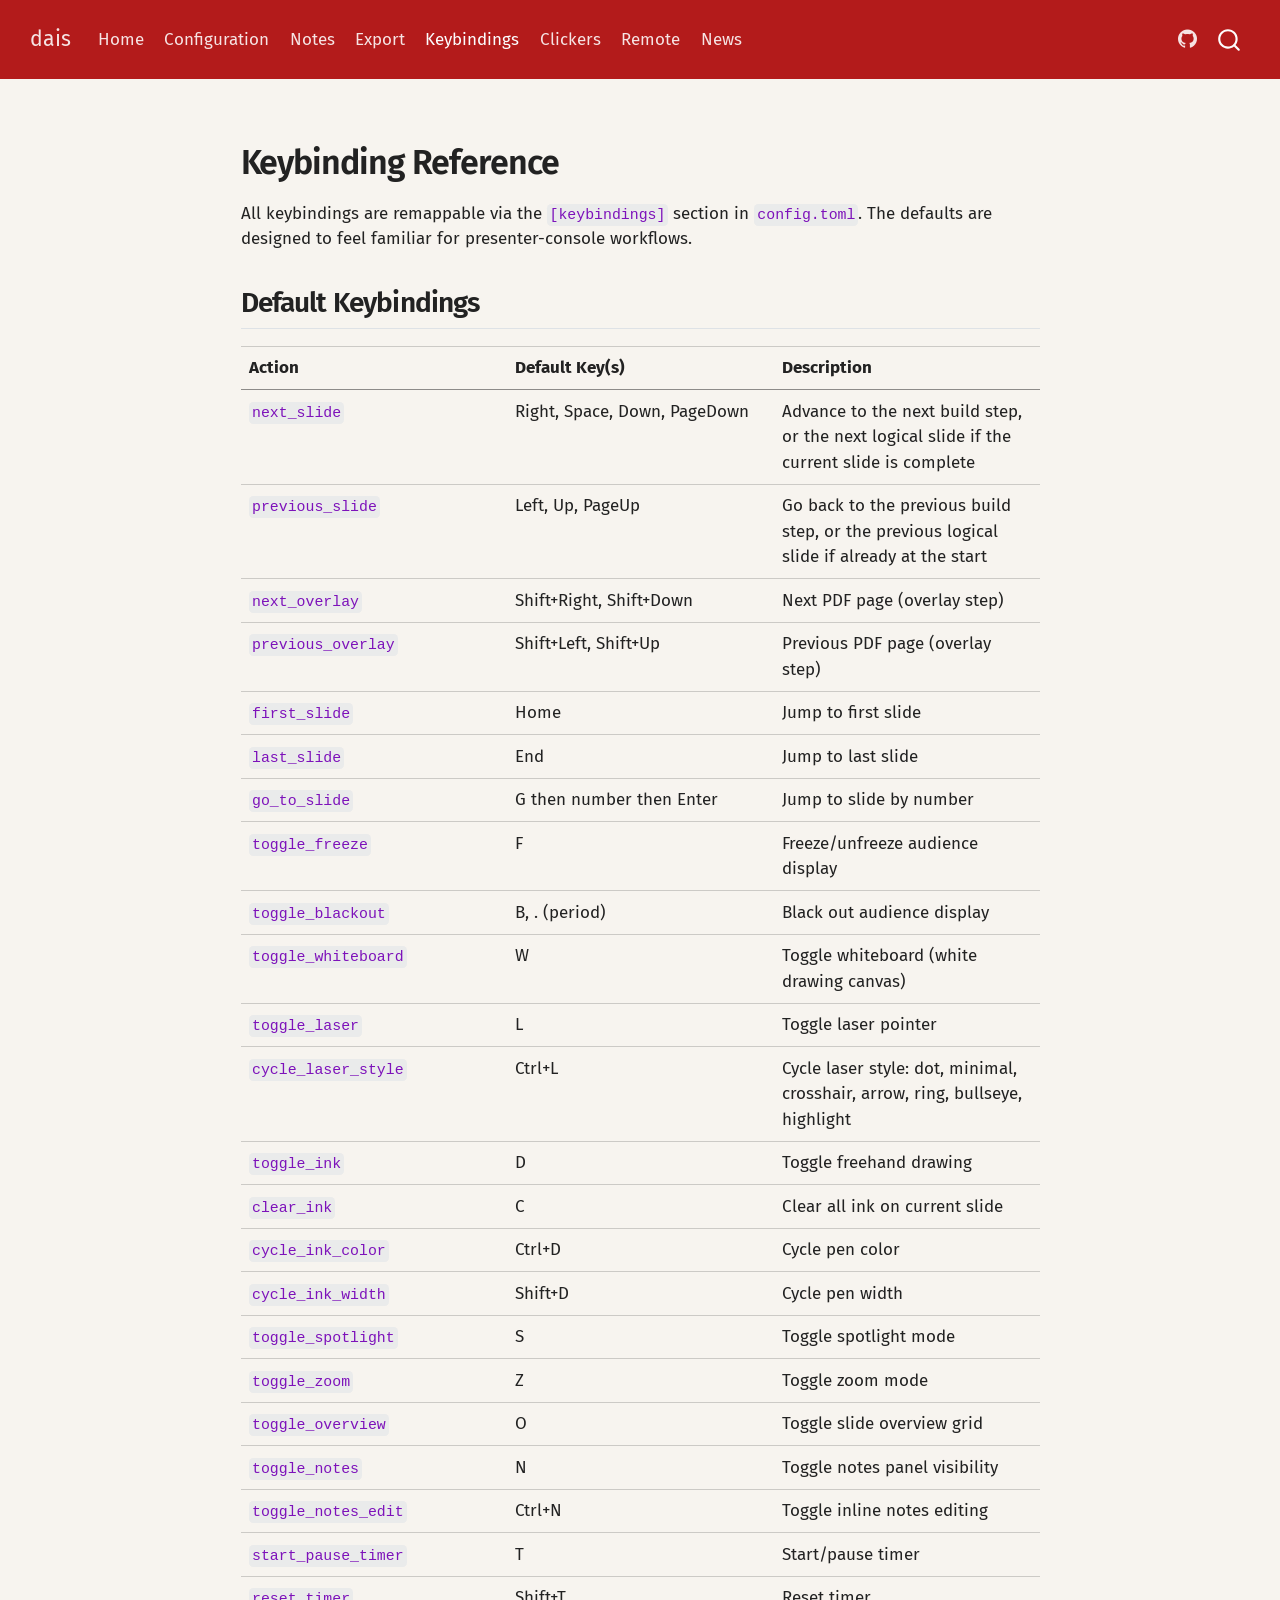
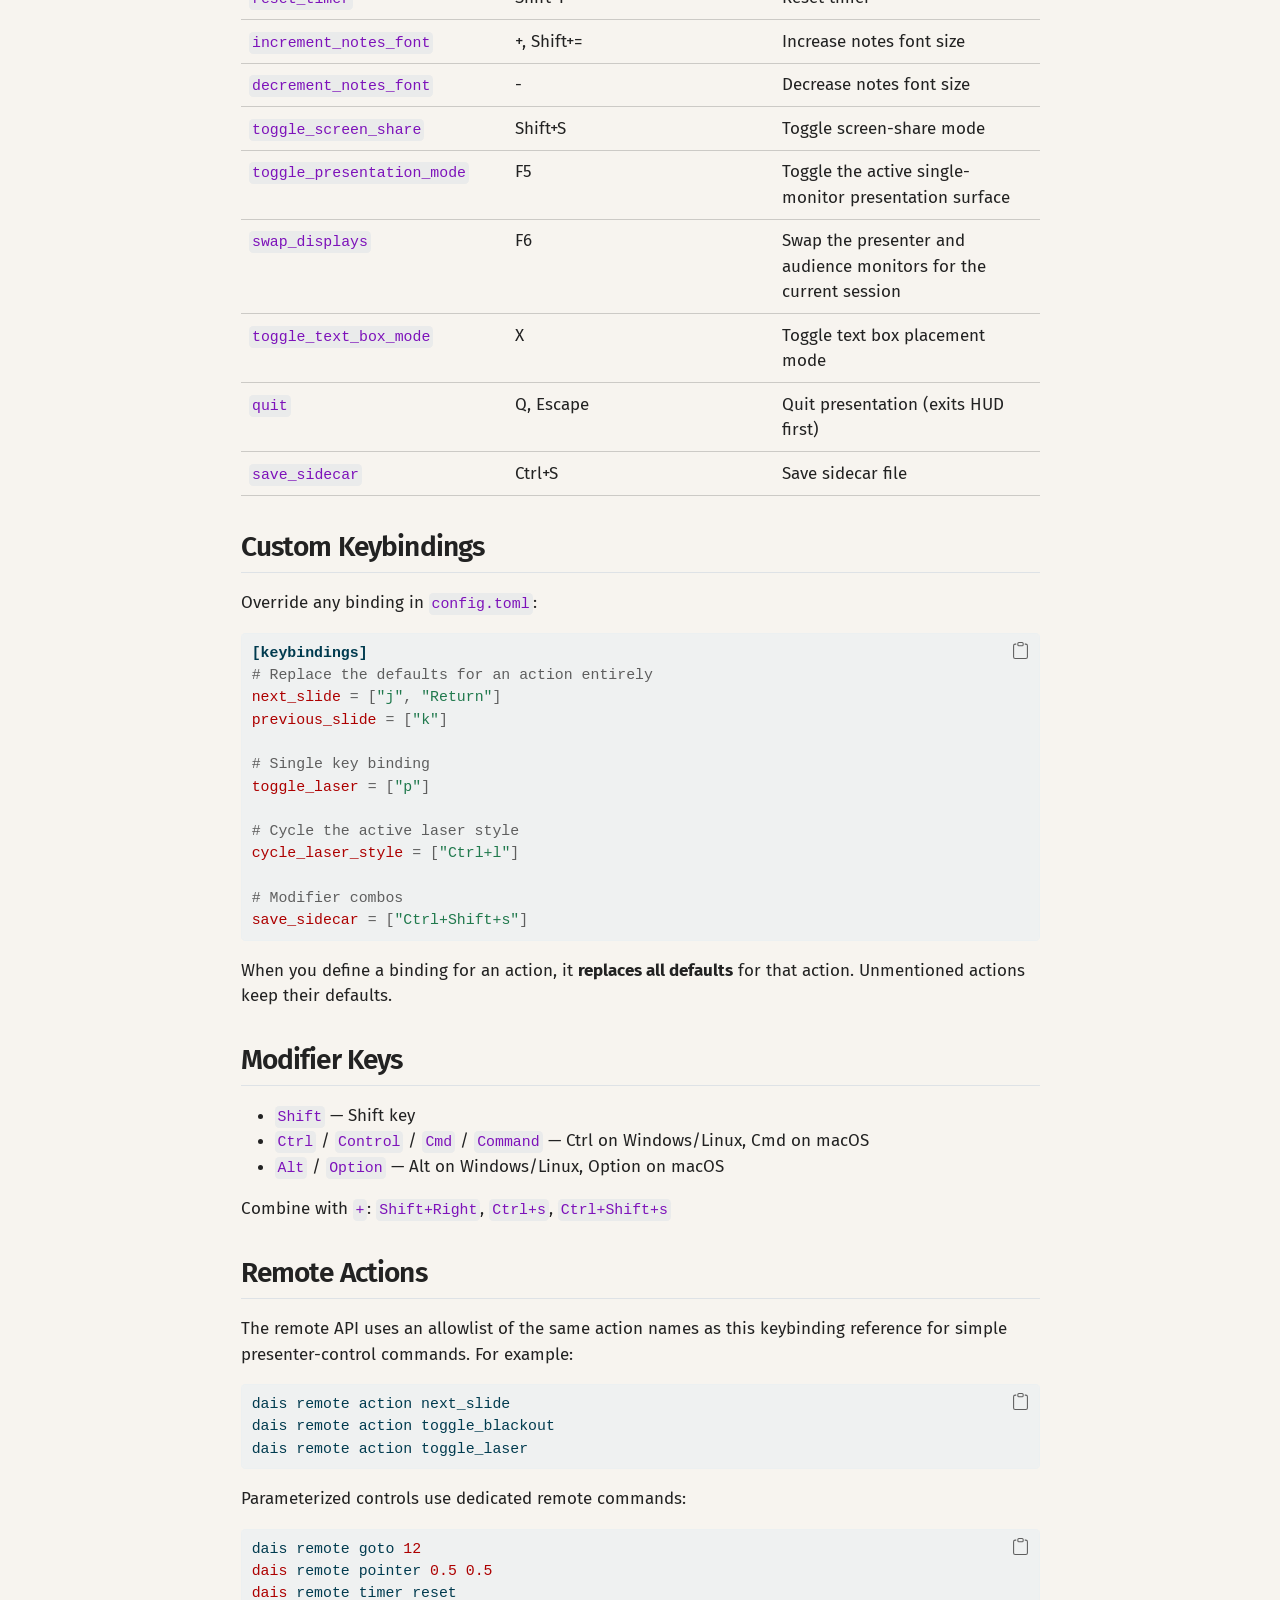
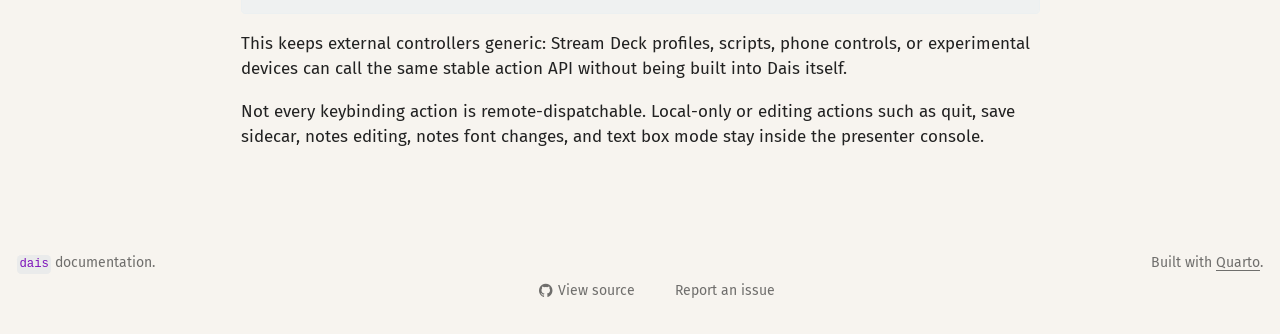
<file: keybindings.html>
<!DOCTYPE html>
<html xmlns="http://www.w3.org/1999/xhtml" lang="en" xml:lang="en"><head>

<meta charset="utf-8">
<meta name="generator" content="quarto-1.9.38">

<meta name="viewport" content="width=device-width, initial-scale=1.0, user-scalable=yes">


<title>keybindings – dais</title>
<style>
/* Default styles provided by pandoc.
** See https://pandoc.org/MANUAL.html#variables-for-html for config info.
*/
code{white-space: pre-wrap;}
span.smallcaps{font-variant: small-caps;}
div.columns{display: flex; gap: min(4vw, 1.5em);}
div.column{flex: auto; overflow-x: auto;}
div.hanging-indent{margin-left: 1.5em; text-indent: -1.5em;}
ul.task-list{list-style: none;}
ul.task-list li input[type="checkbox"] {
  width: 0.8em;
  margin: 0 0.8em 0.2em -1em; /* quarto-specific, see https://github.com/quarto-dev/quarto-cli/issues/4556 */ 
  vertical-align: middle;
}
/* CSS for syntax highlighting */
html { -webkit-text-size-adjust: 100%; }
pre > code.sourceCode { white-space: pre; position: relative; }
pre > code.sourceCode > span { display: inline-block; line-height: 1.25; }
pre > code.sourceCode > span:empty { height: 1.2em; }
.sourceCode { overflow: visible; }
code.sourceCode > span { color: inherit; text-decoration: inherit; }
div.sourceCode { margin: 1em 0; }
pre.sourceCode { margin: 0; }
@media screen {
div.sourceCode { overflow: auto; }
}
@media print {
pre > code.sourceCode { white-space: pre-wrap; }
pre > code.sourceCode > span { text-indent: -5em; padding-left: 5em; }
}
pre.numberSource code
  { counter-reset: source-line 0; }
pre.numberSource code > span
  { position: relative; left: -4em; counter-increment: source-line; }
pre.numberSource code > span > a:first-child::before
  { content: counter(source-line);
    position: relative; left: -1em; text-align: right; vertical-align: baseline;
    border: none; display: inline-block;
    -webkit-touch-callout: none; -webkit-user-select: none;
    -khtml-user-select: none; -moz-user-select: none;
    -ms-user-select: none; user-select: none;
    padding: 0 4px; width: 4em;
  }
pre.numberSource { margin-left: 3em;  padding-left: 4px; }
div.sourceCode
  {   }
@media screen {
pre > code.sourceCode > span > a:first-child::before { text-decoration: underline; }
}
</style>


<script src="site_libs/quarto-nav/quarto-nav.js"></script>
<script src="site_libs/quarto-nav/headroom.min.js"></script>
<script src="site_libs/clipboard/clipboard.min.js"></script>
<script src="site_libs/quarto-search/autocomplete.umd.js"></script>
<script src="site_libs/quarto-search/fuse.min.js"></script>
<script src="site_libs/quarto-search/quarto-search.js"></script>
<meta name="quarto:offset" content="./">
<link href="./../assets/dais.ico" rel="icon">
<script src="site_libs/quarto-html/quarto.js" type="module"></script>
<script src="site_libs/quarto-html/tabsets/tabsets.js" type="module"></script>
<script src="site_libs/quarto-html/popper.min.js"></script>
<script src="site_libs/quarto-html/tippy.umd.min.js"></script>
<script src="site_libs/quarto-html/anchor.min.js"></script>
<link href="site_libs/quarto-html/tippy.css" rel="stylesheet">
<link href="site_libs/quarto-html/quarto-syntax-highlighting-15634bcf2e68342d4ad2dfa704d543f6.css" rel="stylesheet" id="quarto-text-highlighting-styles">
<script src="site_libs/bootstrap/bootstrap.min.js"></script>
<link href="site_libs/bootstrap/bootstrap-icons.css" rel="stylesheet">
<link href="site_libs/bootstrap/bootstrap-dabe172eb55fd7b6fc99fa15088a2693.min.css" rel="stylesheet" append-hash="true" id="quarto-bootstrap" data-mode="light">
<script id="quarto-search-options" type="application/json">{
  "location": "navbar",
  "copy-button": false,
  "collapse-after": 3,
  "panel-placement": "end",
  "type": "overlay",
  "limit": 50,
  "keyboard-shortcut": [
    "f",
    "/",
    "s"
  ],
  "show-item-context": false,
  "language": {
    "search-no-results-text": "No results",
    "search-matching-documents-text": "matching documents",
    "search-copy-link-title": "Copy link to search",
    "search-hide-matches-text": "Hide additional matches",
    "search-more-match-text": "more match in this document",
    "search-more-matches-text": "more matches in this document",
    "search-clear-button-title": "Clear",
    "search-text-placeholder": "",
    "search-detached-cancel-button-title": "Cancel",
    "search-submit-button-title": "Submit",
    "search-label": "Search"
  }
}</script>


</head>

<body class="nav-fixed fullcontent quarto-light">

<div id="quarto-search-results"></div>
  <header id="quarto-header" class="headroom fixed-top">
    <nav class="navbar navbar-expand-lg " data-bs-theme="dark">
      <div class="navbar-container container-fluid">
      <div class="navbar-brand-container mx-auto">
    <a class="navbar-brand" href="./index.html">
    <span class="navbar-title">dais</span>
    </a>
  </div>
            <div id="quarto-search" class="" title="Search"></div>
          <button class="navbar-toggler" type="button" data-bs-toggle="collapse" data-bs-target="#navbarCollapse" aria-controls="navbarCollapse" role="menu" aria-expanded="false" aria-label="Toggle navigation" onclick="if (window.quartoToggleHeadroom) { window.quartoToggleHeadroom(); }">
  <span class="navbar-toggler-icon"></span>
</button>
          <div class="collapse navbar-collapse" id="navbarCollapse">
            <ul class="navbar-nav navbar-nav-scroll me-auto">
  <li class="nav-item">
    <a class="nav-link" href="./index.html"> 
<span class="menu-text">Home</span></a>
  </li>  
  <li class="nav-item">
    <a class="nav-link" href="./configuration.html"> 
<span class="menu-text">Configuration</span></a>
  </li>  
  <li class="nav-item">
    <a class="nav-link" href="./notes.html"> 
<span class="menu-text">Notes</span></a>
  </li>  
  <li class="nav-item">
    <a class="nav-link" href="./export.html"> 
<span class="menu-text">Export</span></a>
  </li>  
  <li class="nav-item">
    <a class="nav-link active" href="./keybindings.html" aria-current="page"> 
<span class="menu-text">Keybindings</span></a>
  </li>  
  <li class="nav-item">
    <a class="nav-link" href="./clicker-setup.html"> 
<span class="menu-text">Clickers</span></a>
  </li>  
  <li class="nav-item">
    <a class="nav-link" href="./remote.html"> 
<span class="menu-text">Remote</span></a>
  </li>  
  <li class="nav-item">
    <a class="nav-link" href="./news.html"> 
<span class="menu-text">News</span></a>
  </li>  
</ul>
            <ul class="navbar-nav navbar-nav-scroll ms-auto">
  <li class="nav-item compact">
    <a class="nav-link" href="https://github.com/christopherkenny/dais"> <i class="bi bi-github" role="img">
</i> 
<span class="menu-text"></span></a>
  </li>  
</ul>
          </div> <!-- /navcollapse -->
            <div class="quarto-navbar-tools">
</div>
      </div> <!-- /container-fluid -->
    </nav>
</header>
<!-- content -->
<div id="quarto-content" class="quarto-container page-columns page-rows-contents page-layout-article page-navbar">
<!-- sidebar -->
<!-- margin-sidebar -->
    
<!-- main -->
<main class="content" id="quarto-document-content"><header id="title-block-header" class="quarto-title-block"></header>




<section id="keybinding-reference" class="level1">
<h1>Keybinding Reference</h1>
<p>All keybindings are remappable via the <code>[keybindings]</code> section in <code>config.toml</code>. The defaults are designed to feel familiar for presenter-console workflows.</p>
<section id="default-keybindings" class="level2">
<h2 class="anchored" data-anchor-id="default-keybindings">Default Keybindings</h2>
<table class="caption-top table">
<colgroup>
<col style="width: 33%">
<col style="width: 33%">
<col style="width: 33%">
</colgroup>
<thead>
<tr class="header">
<th>Action</th>
<th>Default Key(s)</th>
<th>Description</th>
</tr>
</thead>
<tbody>
<tr class="odd">
<td><code>next_slide</code></td>
<td>Right, Space, Down, PageDown</td>
<td>Advance to the next build step, or the next logical slide if the current slide is complete</td>
</tr>
<tr class="even">
<td><code>previous_slide</code></td>
<td>Left, Up, PageUp</td>
<td>Go back to the previous build step, or the previous logical slide if already at the start</td>
</tr>
<tr class="odd">
<td><code>next_overlay</code></td>
<td>Shift+Right, Shift+Down</td>
<td>Next PDF page (overlay step)</td>
</tr>
<tr class="even">
<td><code>previous_overlay</code></td>
<td>Shift+Left, Shift+Up</td>
<td>Previous PDF page (overlay step)</td>
</tr>
<tr class="odd">
<td><code>first_slide</code></td>
<td>Home</td>
<td>Jump to first slide</td>
</tr>
<tr class="even">
<td><code>last_slide</code></td>
<td>End</td>
<td>Jump to last slide</td>
</tr>
<tr class="odd">
<td><code>go_to_slide</code></td>
<td>G then number then Enter</td>
<td>Jump to slide by number</td>
</tr>
<tr class="even">
<td><code>toggle_freeze</code></td>
<td>F</td>
<td>Freeze/unfreeze audience display</td>
</tr>
<tr class="odd">
<td><code>toggle_blackout</code></td>
<td>B, . (period)</td>
<td>Black out audience display</td>
</tr>
<tr class="even">
<td><code>toggle_whiteboard</code></td>
<td>W</td>
<td>Toggle whiteboard (white drawing canvas)</td>
</tr>
<tr class="odd">
<td><code>toggle_laser</code></td>
<td>L</td>
<td>Toggle laser pointer</td>
</tr>
<tr class="even">
<td><code>cycle_laser_style</code></td>
<td>Ctrl+L</td>
<td>Cycle laser style: dot, minimal, crosshair, arrow, ring, bullseye, highlight</td>
</tr>
<tr class="odd">
<td><code>toggle_ink</code></td>
<td>D</td>
<td>Toggle freehand drawing</td>
</tr>
<tr class="even">
<td><code>clear_ink</code></td>
<td>C</td>
<td>Clear all ink on current slide</td>
</tr>
<tr class="odd">
<td><code>cycle_ink_color</code></td>
<td>Ctrl+D</td>
<td>Cycle pen color</td>
</tr>
<tr class="even">
<td><code>cycle_ink_width</code></td>
<td>Shift+D</td>
<td>Cycle pen width</td>
</tr>
<tr class="odd">
<td><code>toggle_spotlight</code></td>
<td>S</td>
<td>Toggle spotlight mode</td>
</tr>
<tr class="even">
<td><code>toggle_zoom</code></td>
<td>Z</td>
<td>Toggle zoom mode</td>
</tr>
<tr class="odd">
<td><code>toggle_overview</code></td>
<td>O</td>
<td>Toggle slide overview grid</td>
</tr>
<tr class="even">
<td><code>toggle_notes</code></td>
<td>N</td>
<td>Toggle notes panel visibility</td>
</tr>
<tr class="odd">
<td><code>toggle_notes_edit</code></td>
<td>Ctrl+N</td>
<td>Toggle inline notes editing</td>
</tr>
<tr class="even">
<td><code>start_pause_timer</code></td>
<td>T</td>
<td>Start/pause timer</td>
</tr>
<tr class="odd">
<td><code>reset_timer</code></td>
<td>Shift+T</td>
<td>Reset timer</td>
</tr>
<tr class="even">
<td><code>increment_notes_font</code></td>
<td>+, Shift+=</td>
<td>Increase notes font size</td>
</tr>
<tr class="odd">
<td><code>decrement_notes_font</code></td>
<td>-</td>
<td>Decrease notes font size</td>
</tr>
<tr class="even">
<td><code>toggle_screen_share</code></td>
<td>Shift+S</td>
<td>Toggle screen-share mode</td>
</tr>
<tr class="odd">
<td><code>toggle_presentation_mode</code></td>
<td>F5</td>
<td>Toggle the active single-monitor presentation surface</td>
</tr>
<tr class="even">
<td><code>swap_displays</code></td>
<td>F6</td>
<td>Swap the presenter and audience monitors for the current session</td>
</tr>
<tr class="odd">
<td><code>toggle_text_box_mode</code></td>
<td>X</td>
<td>Toggle text box placement mode</td>
</tr>
<tr class="even">
<td><code>quit</code></td>
<td>Q, Escape</td>
<td>Quit presentation (exits HUD first)</td>
</tr>
<tr class="odd">
<td><code>save_sidecar</code></td>
<td>Ctrl+S</td>
<td>Save sidecar file</td>
</tr>
</tbody>
</table>
</section>
<section id="custom-keybindings" class="level2">
<h2 class="anchored" data-anchor-id="custom-keybindings">Custom Keybindings</h2>
<p>Override any binding in <code>config.toml</code>:</p>
<div class="code-copy-outer-scaffold"><div class="sourceCode" id="cb1"><pre class="sourceCode toml code-with-copy"><code class="sourceCode toml"><span id="cb1-1"><a href="#cb1-1" aria-hidden="true" tabindex="-1"></a><span class="kw">[keybindings]</span></span>
<span id="cb1-2"><a href="#cb1-2" aria-hidden="true" tabindex="-1"></a><span class="co"># Replace the defaults for an action entirely</span></span>
<span id="cb1-3"><a href="#cb1-3" aria-hidden="true" tabindex="-1"></a><span class="dt">next_slide</span> <span class="op">=</span> <span class="op">[</span><span class="st">"j"</span><span class="op">,</span> <span class="st">"Return"</span><span class="op">]</span></span>
<span id="cb1-4"><a href="#cb1-4" aria-hidden="true" tabindex="-1"></a><span class="dt">previous_slide</span> <span class="op">=</span> <span class="op">[</span><span class="st">"k"</span><span class="op">]</span></span>
<span id="cb1-5"><a href="#cb1-5" aria-hidden="true" tabindex="-1"></a></span>
<span id="cb1-6"><a href="#cb1-6" aria-hidden="true" tabindex="-1"></a><span class="co"># Single key binding</span></span>
<span id="cb1-7"><a href="#cb1-7" aria-hidden="true" tabindex="-1"></a><span class="dt">toggle_laser</span> <span class="op">=</span> <span class="op">[</span><span class="st">"p"</span><span class="op">]</span></span>
<span id="cb1-8"><a href="#cb1-8" aria-hidden="true" tabindex="-1"></a></span>
<span id="cb1-9"><a href="#cb1-9" aria-hidden="true" tabindex="-1"></a><span class="co"># Cycle the active laser style</span></span>
<span id="cb1-10"><a href="#cb1-10" aria-hidden="true" tabindex="-1"></a><span class="dt">cycle_laser_style</span> <span class="op">=</span> <span class="op">[</span><span class="st">"Ctrl+l"</span><span class="op">]</span></span>
<span id="cb1-11"><a href="#cb1-11" aria-hidden="true" tabindex="-1"></a></span>
<span id="cb1-12"><a href="#cb1-12" aria-hidden="true" tabindex="-1"></a><span class="co"># Modifier combos</span></span>
<span id="cb1-13"><a href="#cb1-13" aria-hidden="true" tabindex="-1"></a><span class="dt">save_sidecar</span> <span class="op">=</span> <span class="op">[</span><span class="st">"Ctrl+Shift+s"</span><span class="op">]</span></span></code></pre></div><button title="Copy to Clipboard" class="code-copy-button"><i class="bi"></i></button></div>
<p>When you define a binding for an action, it <strong>replaces all defaults</strong> for that action. Unmentioned actions keep their defaults.</p>
</section>
<section id="modifier-keys" class="level2">
<h2 class="anchored" data-anchor-id="modifier-keys">Modifier Keys</h2>
<ul>
<li><code>Shift</code> — Shift key</li>
<li><code>Ctrl</code> / <code>Control</code> / <code>Cmd</code> / <code>Command</code> — Ctrl on Windows/Linux, Cmd on macOS</li>
<li><code>Alt</code> / <code>Option</code> — Alt on Windows/Linux, Option on macOS</li>
</ul>
<p>Combine with <code>+</code>: <code>Shift+Right</code>, <code>Ctrl+s</code>, <code>Ctrl+Shift+s</code></p>
</section>
<section id="remote-actions" class="level2">
<h2 class="anchored" data-anchor-id="remote-actions">Remote Actions</h2>
<p>The remote API uses an allowlist of the same action names as this keybinding reference for simple presenter-control commands. For example:</p>
<div class="code-copy-outer-scaffold"><div class="sourceCode" id="cb2"><pre class="sourceCode powershell code-with-copy"><code class="sourceCode powershell"><span id="cb2-1"><a href="#cb2-1" aria-hidden="true" tabindex="-1"></a>dais remote action next_slide</span>
<span id="cb2-2"><a href="#cb2-2" aria-hidden="true" tabindex="-1"></a>dais remote action toggle_blackout</span>
<span id="cb2-3"><a href="#cb2-3" aria-hidden="true" tabindex="-1"></a>dais remote action toggle_laser</span></code></pre></div><button title="Copy to Clipboard" class="code-copy-button"><i class="bi"></i></button></div>
<p>Parameterized controls use dedicated remote commands:</p>
<div class="code-copy-outer-scaffold"><div class="sourceCode" id="cb3"><pre class="sourceCode powershell code-with-copy"><code class="sourceCode powershell"><span id="cb3-1"><a href="#cb3-1" aria-hidden="true" tabindex="-1"></a>dais remote goto <span class="dv">12</span></span>
<span id="cb3-2"><a href="#cb3-2" aria-hidden="true" tabindex="-1"></a><span class="dt">dais</span> remote pointer <span class="dv">0.5</span> <span class="dv">0.5</span></span>
<span id="cb3-3"><a href="#cb3-3" aria-hidden="true" tabindex="-1"></a><span class="dt">dais</span> remote timer reset</span></code></pre></div><button title="Copy to Clipboard" class="code-copy-button"><i class="bi"></i></button></div>
<p>This keeps external controllers generic: Stream Deck profiles, scripts, phone controls, or experimental devices can call the same stable action API without being built into Dais itself.</p>
<p>Not every keybinding action is remote-dispatchable. Local-only or editing actions such as quit, save sidecar, notes editing, notes font changes, and text box mode stay inside the presenter console.</p>


</section>
</section>

</main> <!-- /main -->
<script id="quarto-html-after-body" type="application/javascript">
  window.document.addEventListener("DOMContentLoaded", function (event) {
    const icon = "";
    const anchorJS = new window.AnchorJS();
    anchorJS.options = {
      placement: 'right',
      icon: icon
    };
    anchorJS.add('.anchored');
    const isCodeAnnotation = (el) => {
      for (const clz of el.classList) {
        if (clz.startsWith('code-annotation-')) {                     
          return true;
        }
      }
      return false;
    }
    const onCopySuccess = function(e) {
      // button target
      const button = e.trigger;
      // don't keep focus
      button.blur();
      // flash "checked"
      button.classList.add('code-copy-button-checked');
      var currentTitle = button.getAttribute("title");
      button.setAttribute("title", "Copied!");
      let tooltip;
      if (window.bootstrap) {
        button.setAttribute("data-bs-toggle", "tooltip");
        button.setAttribute("data-bs-placement", "left");
        button.setAttribute("data-bs-title", "Copied!");
        tooltip = new bootstrap.Tooltip(button, 
          { trigger: "manual", 
            customClass: "code-copy-button-tooltip",
            offset: [0, -8]});
        tooltip.show();    
      }
      setTimeout(function() {
        if (tooltip) {
          tooltip.hide();
          button.removeAttribute("data-bs-title");
          button.removeAttribute("data-bs-toggle");
          button.removeAttribute("data-bs-placement");
        }
        button.setAttribute("title", currentTitle);
        button.classList.remove('code-copy-button-checked');
      }, 1000);
      // clear code selection
      e.clearSelection();
    }
    const getTextToCopy = function(trigger) {
      const outerScaffold = trigger.parentElement.cloneNode(true);
      const codeEl = outerScaffold.querySelector('code');
      for (const childEl of codeEl.children) {
        if (isCodeAnnotation(childEl)) {
          childEl.remove();
        }
      }
      return codeEl.innerText;
    }
    const clipboard = new window.ClipboardJS('.code-copy-button:not([data-in-quarto-modal])', {
      text: getTextToCopy
    });
    clipboard.on('success', onCopySuccess);
    if (window.document.getElementById('quarto-embedded-source-code-modal')) {
      const clipboardModal = new window.ClipboardJS('.code-copy-button[data-in-quarto-modal]', {
        text: getTextToCopy,
        container: window.document.getElementById('quarto-embedded-source-code-modal')
      });
      clipboardModal.on('success', onCopySuccess);
    }
      var localhostRegex = new RegExp(/^(?:http|https):\/\/localhost\:?[0-9]*\//);
      var mailtoRegex = new RegExp(/^mailto:/);
        var filterRegex = new RegExp("https:\/\/christophertkenny\.com\/dais\/");
      var isInternal = (href) => {
          return filterRegex.test(href) || localhostRegex.test(href) || mailtoRegex.test(href);
      }
      // Inspect non-navigation links and adorn them if external
     var links = window.document.querySelectorAll('a[href]:not(.nav-link):not(.navbar-brand):not(.toc-action):not(.sidebar-link):not(.sidebar-item-toggle):not(.pagination-link):not(.no-external):not([aria-hidden]):not(.dropdown-item):not(.quarto-navigation-tool):not(.about-link)');
      for (var i=0; i<links.length; i++) {
        const link = links[i];
        if (!isInternal(link.href)) {
          // undo the damage that might have been done by quarto-nav.js in the case of
          // links that we want to consider external
          if (link.dataset.originalHref !== undefined) {
            link.href = link.dataset.originalHref;
          }
        }
      }
    function tippyHover(el, contentFn, onTriggerFn, onUntriggerFn) {
      const config = {
        allowHTML: true,
        maxWidth: 500,
        delay: 100,
        arrow: false,
        appendTo: function(el) {
            return el.parentElement;
        },
        interactive: true,
        interactiveBorder: 10,
        theme: 'quarto',
        placement: 'bottom-start',
      };
      if (contentFn) {
        config.content = contentFn;
      }
      if (onTriggerFn) {
        config.onTrigger = onTriggerFn;
      }
      if (onUntriggerFn) {
        config.onUntrigger = onUntriggerFn;
      }
      window.tippy(el, config); 
    }
    const noterefs = window.document.querySelectorAll('a[role="doc-noteref"]');
    for (var i=0; i<noterefs.length; i++) {
      const ref = noterefs[i];
      tippyHover(ref, function() {
        // use id or data attribute instead here
        let href = ref.getAttribute('data-footnote-href') || ref.getAttribute('href');
        try { href = new URL(href).hash; } catch {}
        const id = href.replace(/^#\/?/, "");
        const note = window.document.getElementById(id);
        if (note) {
          return note.innerHTML;
        } else {
          return "";
        }
      });
    }
    const xrefs = window.document.querySelectorAll('a.quarto-xref');
    const processXRef = (id, note) => {
      // Strip column container classes
      const stripColumnClz = (el) => {
        el.classList.remove("page-full", "page-columns");
        if (el.children) {
          for (const child of el.children) {
            stripColumnClz(child);
          }
        }
      }
      stripColumnClz(note)
      if (id === null || id.startsWith('sec-')) {
        // Special case sections, only their first couple elements
        const container = document.createElement("div");
        if (note.children && note.children.length > 2) {
          container.appendChild(note.children[0].cloneNode(true));
          for (let i = 1; i < note.children.length; i++) {
            const child = note.children[i];
            if (child.tagName === "P" && child.innerText === "") {
              continue;
            } else {
              container.appendChild(child.cloneNode(true));
              break;
            }
          }
          if (window.Quarto?.typesetMath) {
            window.Quarto.typesetMath(container);
          }
          return container.innerHTML
        } else {
          if (window.Quarto?.typesetMath) {
            window.Quarto.typesetMath(note);
          }
          return note.innerHTML;
        }
      } else {
        // Remove any anchor links if they are present
        const anchorLink = note.querySelector('a.anchorjs-link');
        if (anchorLink) {
          anchorLink.remove();
        }
        if (window.Quarto?.typesetMath) {
          window.Quarto.typesetMath(note);
        }
        if (note.classList.contains("callout")) {
          return note.outerHTML;
        } else {
          return note.innerHTML;
        }
      }
    }
    for (var i=0; i<xrefs.length; i++) {
      const xref = xrefs[i];
      tippyHover(xref, undefined, function(instance) {
        instance.disable();
        let url = xref.getAttribute('href');
        let hash = undefined; 
        if (url.startsWith('#')) {
          hash = url;
        } else {
          try { hash = new URL(url).hash; } catch {}
        }
        if (hash) {
          const id = hash.replace(/^#\/?/, "");
          const note = window.document.getElementById(id);
          if (note !== null) {
            try {
              const html = processXRef(id, note.cloneNode(true));
              instance.setContent(html);
            } finally {
              instance.enable();
              instance.show();
            }
          } else {
            // See if we can fetch this
            fetch(url.split('#')[0])
            .then(res => res.text())
            .then(html => {
              const parser = new DOMParser();
              const htmlDoc = parser.parseFromString(html, "text/html");
              const note = htmlDoc.getElementById(id);
              if (note !== null) {
                const html = processXRef(id, note);
                instance.setContent(html);
              } 
            }).finally(() => {
              instance.enable();
              instance.show();
            });
          }
        } else {
          // See if we can fetch a full url (with no hash to target)
          // This is a special case and we should probably do some content thinning / targeting
          fetch(url)
          .then(res => res.text())
          .then(html => {
            const parser = new DOMParser();
            const htmlDoc = parser.parseFromString(html, "text/html");
            const note = htmlDoc.querySelector('main.content');
            if (note !== null) {
              // This should only happen for chapter cross references
              // (since there is no id in the URL)
              // remove the first header
              if (note.children.length > 0 && note.children[0].tagName === "HEADER") {
                note.children[0].remove();
              }
              const html = processXRef(null, note);
              instance.setContent(html);
            } 
          }).finally(() => {
            instance.enable();
            instance.show();
          });
        }
      }, function(instance) {
      });
    }
        let selectedAnnoteEl;
        const selectorForAnnotation = ( cell, annotation) => {
          let cellAttr = 'data-code-cell="' + cell + '"';
          let lineAttr = 'data-code-annotation="' +  annotation + '"';
          const selector = 'span[' + cellAttr + '][' + lineAttr + ']';
          return selector;
        }
        const selectCodeLines = (annoteEl) => {
          const doc = window.document;
          const targetCell = annoteEl.getAttribute("data-target-cell");
          const targetAnnotation = annoteEl.getAttribute("data-target-annotation");
          const annoteSpan = window.document.querySelector(selectorForAnnotation(targetCell, targetAnnotation));
          const lines = annoteSpan.getAttribute("data-code-lines").split(",");
          const lineIds = lines.map((line) => {
            return targetCell + "-" + line;
          })
          let top = null;
          let height = null;
          let parent = null;
          if (lineIds.length > 0) {
              //compute the position of the single el (top and bottom and make a div)
              const el = window.document.getElementById(lineIds[0]);
              top = el.offsetTop;
              height = el.offsetHeight;
              parent = el.parentElement.parentElement;
            if (lineIds.length > 1) {
              const lastEl = window.document.getElementById(lineIds[lineIds.length - 1]);
              const bottom = lastEl.offsetTop + lastEl.offsetHeight;
              height = bottom - top;
            }
            if (top !== null && height !== null && parent !== null) {
              // cook up a div (if necessary) and position it 
              let div = window.document.getElementById("code-annotation-line-highlight");
              if (div === null) {
                div = window.document.createElement("div");
                div.setAttribute("id", "code-annotation-line-highlight");
                div.style.position = 'absolute';
                parent.appendChild(div);
              }
              div.style.top = top - 2 + "px";
              div.style.height = height + 4 + "px";
              div.style.left = 0;
              let gutterDiv = window.document.getElementById("code-annotation-line-highlight-gutter");
              if (gutterDiv === null) {
                gutterDiv = window.document.createElement("div");
                gutterDiv.setAttribute("id", "code-annotation-line-highlight-gutter");
                gutterDiv.style.position = 'absolute';
                const codeCell = window.document.getElementById(targetCell);
                const gutter = codeCell.querySelector('.code-annotation-gutter');
                gutter.appendChild(gutterDiv);
              }
              gutterDiv.style.top = top - 2 + "px";
              gutterDiv.style.height = height + 4 + "px";
            }
            selectedAnnoteEl = annoteEl;
          }
        };
        const unselectCodeLines = () => {
          const elementsIds = ["code-annotation-line-highlight", "code-annotation-line-highlight-gutter"];
          elementsIds.forEach((elId) => {
            const div = window.document.getElementById(elId);
            if (div) {
              div.remove();
            }
          });
          selectedAnnoteEl = undefined;
        };
          // Handle positioning of the toggle
      window.addEventListener(
        "resize",
        throttle(() => {
          elRect = undefined;
          if (selectedAnnoteEl) {
            selectCodeLines(selectedAnnoteEl);
          }
        }, 10)
      );
      function throttle(fn, ms) {
      let throttle = false;
      let timer;
        return (...args) => {
          if(!throttle) { // first call gets through
              fn.apply(this, args);
              throttle = true;
          } else { // all the others get throttled
              if(timer) clearTimeout(timer); // cancel #2
              timer = setTimeout(() => {
                fn.apply(this, args);
                timer = throttle = false;
              }, ms);
          }
        };
      }
        // Attach click handler to the DT
        const annoteDls = window.document.querySelectorAll('dt[data-target-cell]');
        for (const annoteDlNode of annoteDls) {
          annoteDlNode.addEventListener('click', (event) => {
            const clickedEl = event.target;
            if (clickedEl !== selectedAnnoteEl) {
              unselectCodeLines();
              const activeEl = window.document.querySelector('dt[data-target-cell].code-annotation-active');
              if (activeEl) {
                activeEl.classList.remove('code-annotation-active');
              }
              selectCodeLines(clickedEl);
              clickedEl.classList.add('code-annotation-active');
            } else {
              // Unselect the line
              unselectCodeLines();
              clickedEl.classList.remove('code-annotation-active');
            }
          });
        }
    const findCites = (el) => {
      const parentEl = el.parentElement;
      if (parentEl) {
        const cites = parentEl.dataset.cites;
        if (cites) {
          return {
            el,
            cites: cites.split(' ')
          };
        } else {
          return findCites(el.parentElement)
        }
      } else {
        return undefined;
      }
    };
    var bibliorefs = window.document.querySelectorAll('a[role="doc-biblioref"]');
    for (var i=0; i<bibliorefs.length; i++) {
      const ref = bibliorefs[i];
      const citeInfo = findCites(ref);
      if (citeInfo) {
        tippyHover(citeInfo.el, function() {
          var popup = window.document.createElement('div');
          citeInfo.cites.forEach(function(cite) {
            var citeDiv = window.document.createElement('div');
            citeDiv.classList.add('hanging-indent');
            citeDiv.classList.add('csl-entry');
            var biblioDiv = window.document.getElementById('ref-' + cite);
            if (biblioDiv) {
              citeDiv.innerHTML = biblioDiv.innerHTML;
            }
            popup.appendChild(citeDiv);
          });
          return popup.innerHTML;
        });
      }
    }
  });
  </script>
</div> <!-- /content -->
<footer class="footer">
  <div class="nav-footer">
    <div class="nav-footer-left">
<p><code>dais</code> documentation.</p>
</div>   
    <div class="nav-footer-center">
      &nbsp;
    <div class="toc-actions"><ul><li><a href="https://github.com/christopherkenny/dais/blob/main/keybindings.md" class="toc-action"><i class="bi bi-github"></i>View source</a></li><li><a href="https://github.com/christopherkenny/dais/issues/new" class="toc-action"><i class="bi empty"></i>Report an issue</a></li></ul></div></div>
    <div class="nav-footer-right">
<p>Built with <a href="https://quarto.org/">Quarto</a>.</p>
</div>
  </div>
</footer>




</body></html>
</file>
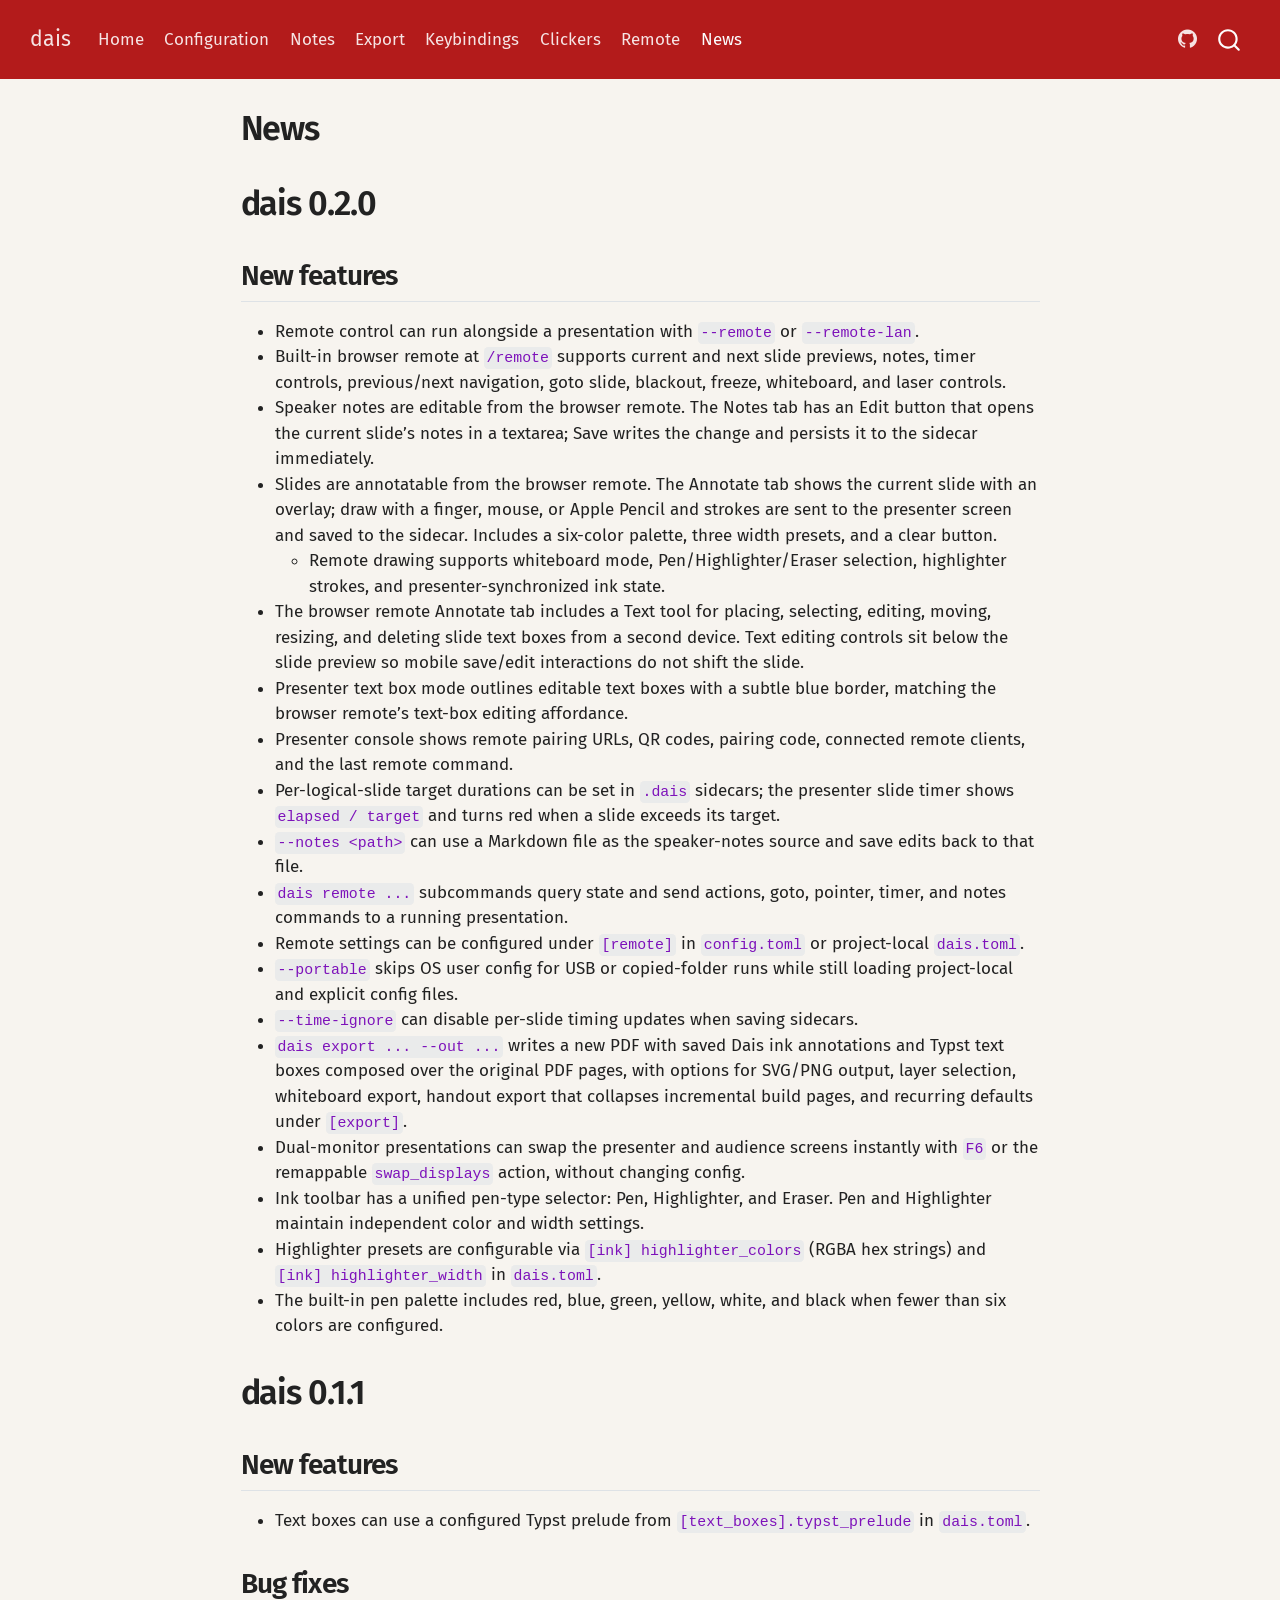
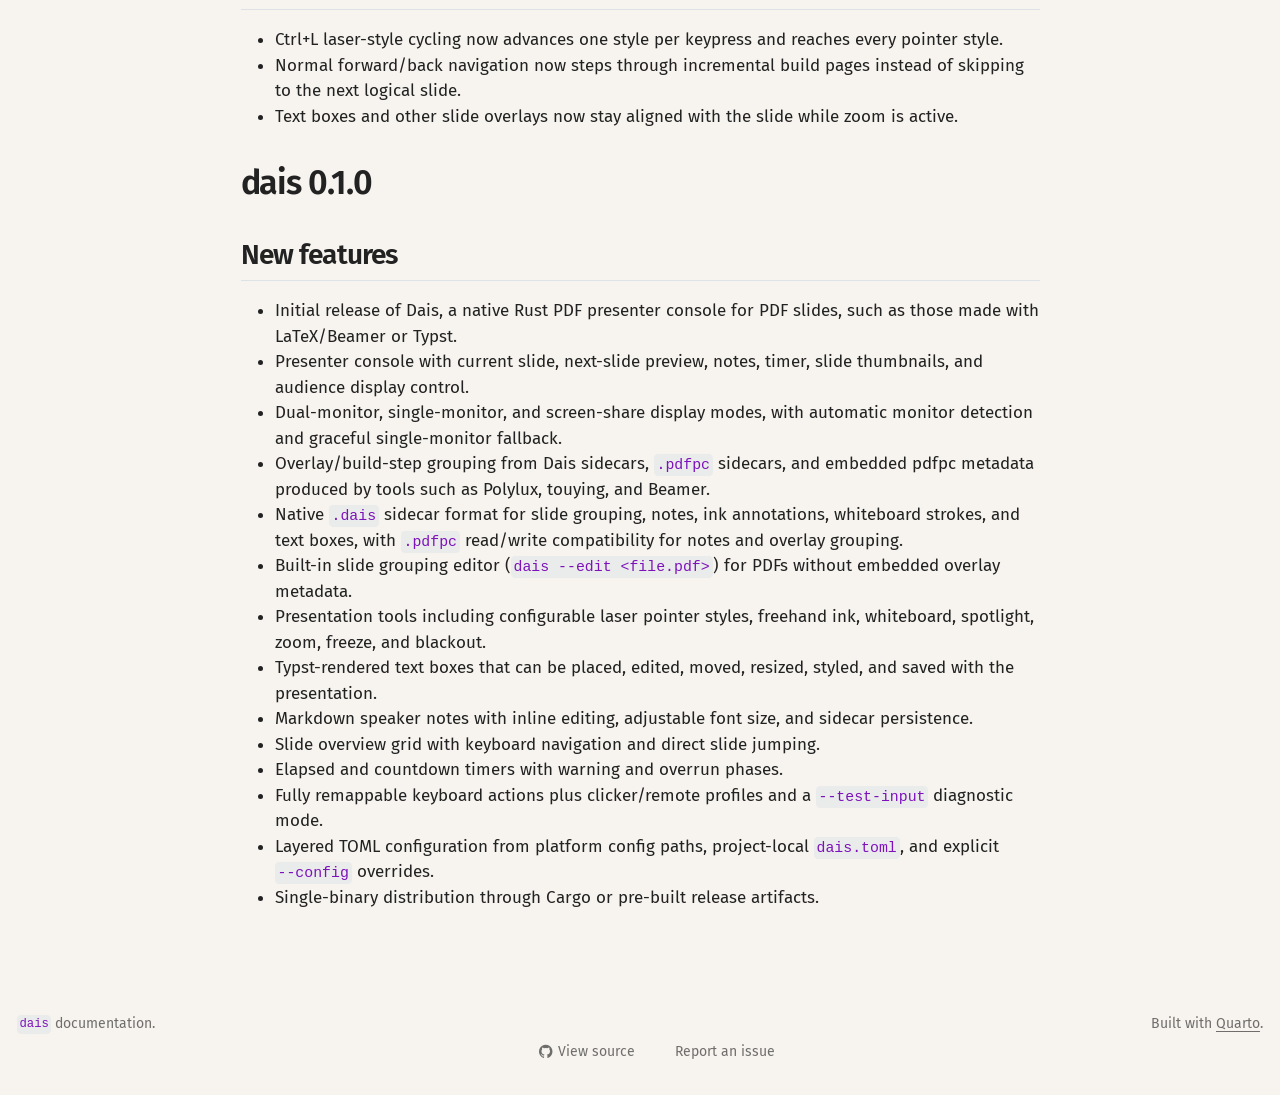
<file: news.html>
<!DOCTYPE html>
<html xmlns="http://www.w3.org/1999/xhtml" lang="en" xml:lang="en"><head>

<meta charset="utf-8">
<meta name="generator" content="quarto-1.9.38">

<meta name="viewport" content="width=device-width, initial-scale=1.0, user-scalable=yes">


<title>News – dais</title>
<style>
/* Default styles provided by pandoc.
** See https://pandoc.org/MANUAL.html#variables-for-html for config info.
*/
code{white-space: pre-wrap;}
span.smallcaps{font-variant: small-caps;}
div.columns{display: flex; gap: min(4vw, 1.5em);}
div.column{flex: auto; overflow-x: auto;}
div.hanging-indent{margin-left: 1.5em; text-indent: -1.5em;}
ul.task-list{list-style: none;}
ul.task-list li input[type="checkbox"] {
  width: 0.8em;
  margin: 0 0.8em 0.2em -1em; /* quarto-specific, see https://github.com/quarto-dev/quarto-cli/issues/4556 */ 
  vertical-align: middle;
}
</style>


<script src="site_libs/quarto-nav/quarto-nav.js"></script>
<script src="site_libs/quarto-nav/headroom.min.js"></script>
<script src="site_libs/clipboard/clipboard.min.js"></script>
<script src="site_libs/quarto-search/autocomplete.umd.js"></script>
<script src="site_libs/quarto-search/fuse.min.js"></script>
<script src="site_libs/quarto-search/quarto-search.js"></script>
<meta name="quarto:offset" content="./">
<link href="./../assets/dais.ico" rel="icon">
<script src="site_libs/quarto-html/quarto.js" type="module"></script>
<script src="site_libs/quarto-html/tabsets/tabsets.js" type="module"></script>
<script src="site_libs/quarto-html/popper.min.js"></script>
<script src="site_libs/quarto-html/tippy.umd.min.js"></script>
<script src="site_libs/quarto-html/anchor.min.js"></script>
<link href="site_libs/quarto-html/tippy.css" rel="stylesheet">
<link href="site_libs/quarto-html/quarto-syntax-highlighting-15634bcf2e68342d4ad2dfa704d543f6.css" rel="stylesheet" id="quarto-text-highlighting-styles">
<script src="site_libs/bootstrap/bootstrap.min.js"></script>
<link href="site_libs/bootstrap/bootstrap-icons.css" rel="stylesheet">
<link href="site_libs/bootstrap/bootstrap-dabe172eb55fd7b6fc99fa15088a2693.min.css" rel="stylesheet" append-hash="true" id="quarto-bootstrap" data-mode="light">
<script id="quarto-search-options" type="application/json">{
  "location": "navbar",
  "copy-button": false,
  "collapse-after": 3,
  "panel-placement": "end",
  "type": "overlay",
  "limit": 50,
  "keyboard-shortcut": [
    "f",
    "/",
    "s"
  ],
  "show-item-context": false,
  "language": {
    "search-no-results-text": "No results",
    "search-matching-documents-text": "matching documents",
    "search-copy-link-title": "Copy link to search",
    "search-hide-matches-text": "Hide additional matches",
    "search-more-match-text": "more match in this document",
    "search-more-matches-text": "more matches in this document",
    "search-clear-button-title": "Clear",
    "search-text-placeholder": "",
    "search-detached-cancel-button-title": "Cancel",
    "search-submit-button-title": "Submit",
    "search-label": "Search"
  }
}</script>


</head>

<body class="nav-fixed fullcontent quarto-light">

<div id="quarto-search-results"></div>
  <header id="quarto-header" class="headroom fixed-top">
    <nav class="navbar navbar-expand-lg " data-bs-theme="dark">
      <div class="navbar-container container-fluid">
      <div class="navbar-brand-container mx-auto">
    <a class="navbar-brand" href="./index.html">
    <span class="navbar-title">dais</span>
    </a>
  </div>
            <div id="quarto-search" class="" title="Search"></div>
          <button class="navbar-toggler" type="button" data-bs-toggle="collapse" data-bs-target="#navbarCollapse" aria-controls="navbarCollapse" role="menu" aria-expanded="false" aria-label="Toggle navigation" onclick="if (window.quartoToggleHeadroom) { window.quartoToggleHeadroom(); }">
  <span class="navbar-toggler-icon"></span>
</button>
          <div class="collapse navbar-collapse" id="navbarCollapse">
            <ul class="navbar-nav navbar-nav-scroll me-auto">
  <li class="nav-item">
    <a class="nav-link" href="./index.html"> 
<span class="menu-text">Home</span></a>
  </li>  
  <li class="nav-item">
    <a class="nav-link" href="./configuration.html"> 
<span class="menu-text">Configuration</span></a>
  </li>  
  <li class="nav-item">
    <a class="nav-link" href="./notes.html"> 
<span class="menu-text">Notes</span></a>
  </li>  
  <li class="nav-item">
    <a class="nav-link" href="./export.html"> 
<span class="menu-text">Export</span></a>
  </li>  
  <li class="nav-item">
    <a class="nav-link" href="./keybindings.html"> 
<span class="menu-text">Keybindings</span></a>
  </li>  
  <li class="nav-item">
    <a class="nav-link" href="./clicker-setup.html"> 
<span class="menu-text">Clickers</span></a>
  </li>  
  <li class="nav-item">
    <a class="nav-link" href="./remote.html"> 
<span class="menu-text">Remote</span></a>
  </li>  
  <li class="nav-item">
    <a class="nav-link active" href="./news.html" aria-current="page"> 
<span class="menu-text">News</span></a>
  </li>  
</ul>
            <ul class="navbar-nav navbar-nav-scroll ms-auto">
  <li class="nav-item compact">
    <a class="nav-link" href="https://github.com/christopherkenny/dais"> <i class="bi bi-github" role="img">
</i> 
<span class="menu-text"></span></a>
  </li>  
</ul>
          </div> <!-- /navcollapse -->
            <div class="quarto-navbar-tools">
</div>
      </div> <!-- /container-fluid -->
    </nav>
</header>
<!-- content -->
<div id="quarto-content" class="quarto-container page-columns page-rows-contents page-layout-article page-navbar">
<!-- sidebar -->
<!-- margin-sidebar -->
    
<!-- main -->
<main class="content" id="quarto-document-content">

<header id="title-block-header" class="quarto-title-block default">
<div class="quarto-title">
<h1 class="title">News</h1>
</div>



<div class="quarto-title-meta">

    
  
    
  </div>
  


</header>


<section id="dais-0.2.0" class="level1">
<h1>dais 0.2.0</h1>
<section id="new-features" class="level2">
<h2 class="anchored" data-anchor-id="new-features">New features</h2>
<ul>
<li>Remote control can run alongside a presentation with <code>--remote</code> or <code>--remote-lan</code>.</li>
<li>Built-in browser remote at <code>/remote</code> supports current and next slide previews, notes, timer controls, previous/next navigation, goto slide, blackout, freeze, whiteboard, and laser controls.</li>
<li>Speaker notes are editable from the browser remote. The Notes tab has an Edit button that opens the current slide’s notes in a textarea; Save writes the change and persists it to the sidecar immediately.</li>
<li>Slides are annotatable from the browser remote. The Annotate tab shows the current slide with an overlay; draw with a finger, mouse, or Apple Pencil and strokes are sent to the presenter screen and saved to the sidecar. Includes a six-color palette, three width presets, and a clear button.
<ul>
<li>Remote drawing supports whiteboard mode, Pen/Highlighter/Eraser selection, highlighter strokes, and presenter-synchronized ink state.</li>
</ul></li>
<li>The browser remote Annotate tab includes a Text tool for placing, selecting, editing, moving, resizing, and deleting slide text boxes from a second device. Text editing controls sit below the slide preview so mobile save/edit interactions do not shift the slide.</li>
<li>Presenter text box mode outlines editable text boxes with a subtle blue border, matching the browser remote’s text-box editing affordance.</li>
<li>Presenter console shows remote pairing URLs, QR codes, pairing code, connected remote clients, and the last remote command.</li>
<li>Per-logical-slide target durations can be set in <code>.dais</code> sidecars; the presenter slide timer shows <code>elapsed / target</code> and turns red when a slide exceeds its target.</li>
<li><code>--notes &lt;path&gt;</code> can use a Markdown file as the speaker-notes source and save edits back to that file.</li>
<li><code>dais remote ...</code> subcommands query state and send actions, goto, pointer, timer, and notes commands to a running presentation.</li>
<li>Remote settings can be configured under <code>[remote]</code> in <code>config.toml</code> or project-local <code>dais.toml</code>.</li>
<li><code>--portable</code> skips OS user config for USB or copied-folder runs while still loading project-local and explicit config files.</li>
<li><code>--time-ignore</code> can disable per-slide timing updates when saving sidecars.</li>
<li><code>dais export ... --out ...</code> writes a new PDF with saved Dais ink annotations and Typst text boxes composed over the original PDF pages, with options for SVG/PNG output, layer selection, whiteboard export, handout export that collapses incremental build pages, and recurring defaults under <code>[export]</code>.</li>
<li>Dual-monitor presentations can swap the presenter and audience screens instantly with <code>F6</code> or the remappable <code>swap_displays</code> action, without changing config.</li>
<li>Ink toolbar has a unified pen-type selector: Pen, Highlighter, and Eraser. Pen and Highlighter maintain independent color and width settings.</li>
<li>Highlighter presets are configurable via <code>[ink] highlighter_colors</code> (RGBA hex strings) and <code>[ink] highlighter_width</code> in <code>dais.toml</code>.</li>
<li>The built-in pen palette includes red, blue, green, yellow, white, and black when fewer than six colors are configured.</li>
</ul>
</section>
</section>
<section id="dais-0.1.1" class="level1">
<h1>dais 0.1.1</h1>
<section id="new-features-1" class="level2">
<h2 class="anchored" data-anchor-id="new-features-1">New features</h2>
<ul>
<li>Text boxes can use a configured Typst prelude from <code>[text_boxes].typst_prelude</code> in <code>dais.toml</code>.</li>
</ul>
</section>
<section id="bug-fixes" class="level2">
<h2 class="anchored" data-anchor-id="bug-fixes">Bug fixes</h2>
<ul>
<li>Ctrl+L laser-style cycling now advances one style per keypress and reaches every pointer style.</li>
<li>Normal forward/back navigation now steps through incremental build pages instead of skipping to the next logical slide.</li>
<li>Text boxes and other slide overlays now stay aligned with the slide while zoom is active.</li>
</ul>
</section>
</section>
<section id="dais-0.1.0" class="level1">
<h1>dais 0.1.0</h1>
<section id="new-features-2" class="level2">
<h2 class="anchored" data-anchor-id="new-features-2">New features</h2>
<ul>
<li>Initial release of Dais, a native Rust PDF presenter console for PDF slides, such as those made with LaTeX/Beamer or Typst.</li>
<li>Presenter console with current slide, next-slide preview, notes, timer, slide thumbnails, and audience display control.</li>
<li>Dual-monitor, single-monitor, and screen-share display modes, with automatic monitor detection and graceful single-monitor fallback.</li>
<li>Overlay/build-step grouping from Dais sidecars, <code>.pdfpc</code> sidecars, and embedded pdfpc metadata produced by tools such as Polylux, touying, and Beamer.</li>
<li>Native <code>.dais</code> sidecar format for slide grouping, notes, ink annotations, whiteboard strokes, and text boxes, with <code>.pdfpc</code> read/write compatibility for notes and overlay grouping.</li>
<li>Built-in slide grouping editor (<code>dais --edit &lt;file.pdf&gt;</code>) for PDFs without embedded overlay metadata.</li>
<li>Presentation tools including configurable laser pointer styles, freehand ink, whiteboard, spotlight, zoom, freeze, and blackout.</li>
<li>Typst-rendered text boxes that can be placed, edited, moved, resized, styled, and saved with the presentation.</li>
<li>Markdown speaker notes with inline editing, adjustable font size, and sidecar persistence.</li>
<li>Slide overview grid with keyboard navigation and direct slide jumping.</li>
<li>Elapsed and countdown timers with warning and overrun phases.</li>
<li>Fully remappable keyboard actions plus clicker/remote profiles and a <code>--test-input</code> diagnostic mode.</li>
<li>Layered TOML configuration from platform config paths, project-local <code>dais.toml</code>, and explicit <code>--config</code> overrides.</li>
<li>Single-binary distribution through Cargo or pre-built release artifacts.</li>
</ul>


</section>
</section>

</main> <!-- /main -->
<script id="quarto-html-after-body" type="application/javascript">
  window.document.addEventListener("DOMContentLoaded", function (event) {
    const icon = "";
    const anchorJS = new window.AnchorJS();
    anchorJS.options = {
      placement: 'right',
      icon: icon
    };
    anchorJS.add('.anchored');
    const isCodeAnnotation = (el) => {
      for (const clz of el.classList) {
        if (clz.startsWith('code-annotation-')) {                     
          return true;
        }
      }
      return false;
    }
    const onCopySuccess = function(e) {
      // button target
      const button = e.trigger;
      // don't keep focus
      button.blur();
      // flash "checked"
      button.classList.add('code-copy-button-checked');
      var currentTitle = button.getAttribute("title");
      button.setAttribute("title", "Copied!");
      let tooltip;
      if (window.bootstrap) {
        button.setAttribute("data-bs-toggle", "tooltip");
        button.setAttribute("data-bs-placement", "left");
        button.setAttribute("data-bs-title", "Copied!");
        tooltip = new bootstrap.Tooltip(button, 
          { trigger: "manual", 
            customClass: "code-copy-button-tooltip",
            offset: [0, -8]});
        tooltip.show();    
      }
      setTimeout(function() {
        if (tooltip) {
          tooltip.hide();
          button.removeAttribute("data-bs-title");
          button.removeAttribute("data-bs-toggle");
          button.removeAttribute("data-bs-placement");
        }
        button.setAttribute("title", currentTitle);
        button.classList.remove('code-copy-button-checked');
      }, 1000);
      // clear code selection
      e.clearSelection();
    }
    const getTextToCopy = function(trigger) {
      const outerScaffold = trigger.parentElement.cloneNode(true);
      const codeEl = outerScaffold.querySelector('code');
      for (const childEl of codeEl.children) {
        if (isCodeAnnotation(childEl)) {
          childEl.remove();
        }
      }
      return codeEl.innerText;
    }
    const clipboard = new window.ClipboardJS('.code-copy-button:not([data-in-quarto-modal])', {
      text: getTextToCopy
    });
    clipboard.on('success', onCopySuccess);
    if (window.document.getElementById('quarto-embedded-source-code-modal')) {
      const clipboardModal = new window.ClipboardJS('.code-copy-button[data-in-quarto-modal]', {
        text: getTextToCopy,
        container: window.document.getElementById('quarto-embedded-source-code-modal')
      });
      clipboardModal.on('success', onCopySuccess);
    }
      var localhostRegex = new RegExp(/^(?:http|https):\/\/localhost\:?[0-9]*\//);
      var mailtoRegex = new RegExp(/^mailto:/);
        var filterRegex = new RegExp("https:\/\/christophertkenny\.com\/dais\/");
      var isInternal = (href) => {
          return filterRegex.test(href) || localhostRegex.test(href) || mailtoRegex.test(href);
      }
      // Inspect non-navigation links and adorn them if external
     var links = window.document.querySelectorAll('a[href]:not(.nav-link):not(.navbar-brand):not(.toc-action):not(.sidebar-link):not(.sidebar-item-toggle):not(.pagination-link):not(.no-external):not([aria-hidden]):not(.dropdown-item):not(.quarto-navigation-tool):not(.about-link)');
      for (var i=0; i<links.length; i++) {
        const link = links[i];
        if (!isInternal(link.href)) {
          // undo the damage that might have been done by quarto-nav.js in the case of
          // links that we want to consider external
          if (link.dataset.originalHref !== undefined) {
            link.href = link.dataset.originalHref;
          }
        }
      }
    function tippyHover(el, contentFn, onTriggerFn, onUntriggerFn) {
      const config = {
        allowHTML: true,
        maxWidth: 500,
        delay: 100,
        arrow: false,
        appendTo: function(el) {
            return el.parentElement;
        },
        interactive: true,
        interactiveBorder: 10,
        theme: 'quarto',
        placement: 'bottom-start',
      };
      if (contentFn) {
        config.content = contentFn;
      }
      if (onTriggerFn) {
        config.onTrigger = onTriggerFn;
      }
      if (onUntriggerFn) {
        config.onUntrigger = onUntriggerFn;
      }
      window.tippy(el, config); 
    }
    const noterefs = window.document.querySelectorAll('a[role="doc-noteref"]');
    for (var i=0; i<noterefs.length; i++) {
      const ref = noterefs[i];
      tippyHover(ref, function() {
        // use id or data attribute instead here
        let href = ref.getAttribute('data-footnote-href') || ref.getAttribute('href');
        try { href = new URL(href).hash; } catch {}
        const id = href.replace(/^#\/?/, "");
        const note = window.document.getElementById(id);
        if (note) {
          return note.innerHTML;
        } else {
          return "";
        }
      });
    }
    const xrefs = window.document.querySelectorAll('a.quarto-xref');
    const processXRef = (id, note) => {
      // Strip column container classes
      const stripColumnClz = (el) => {
        el.classList.remove("page-full", "page-columns");
        if (el.children) {
          for (const child of el.children) {
            stripColumnClz(child);
          }
        }
      }
      stripColumnClz(note)
      if (id === null || id.startsWith('sec-')) {
        // Special case sections, only their first couple elements
        const container = document.createElement("div");
        if (note.children && note.children.length > 2) {
          container.appendChild(note.children[0].cloneNode(true));
          for (let i = 1; i < note.children.length; i++) {
            const child = note.children[i];
            if (child.tagName === "P" && child.innerText === "") {
              continue;
            } else {
              container.appendChild(child.cloneNode(true));
              break;
            }
          }
          if (window.Quarto?.typesetMath) {
            window.Quarto.typesetMath(container);
          }
          return container.innerHTML
        } else {
          if (window.Quarto?.typesetMath) {
            window.Quarto.typesetMath(note);
          }
          return note.innerHTML;
        }
      } else {
        // Remove any anchor links if they are present
        const anchorLink = note.querySelector('a.anchorjs-link');
        if (anchorLink) {
          anchorLink.remove();
        }
        if (window.Quarto?.typesetMath) {
          window.Quarto.typesetMath(note);
        }
        if (note.classList.contains("callout")) {
          return note.outerHTML;
        } else {
          return note.innerHTML;
        }
      }
    }
    for (var i=0; i<xrefs.length; i++) {
      const xref = xrefs[i];
      tippyHover(xref, undefined, function(instance) {
        instance.disable();
        let url = xref.getAttribute('href');
        let hash = undefined; 
        if (url.startsWith('#')) {
          hash = url;
        } else {
          try { hash = new URL(url).hash; } catch {}
        }
        if (hash) {
          const id = hash.replace(/^#\/?/, "");
          const note = window.document.getElementById(id);
          if (note !== null) {
            try {
              const html = processXRef(id, note.cloneNode(true));
              instance.setContent(html);
            } finally {
              instance.enable();
              instance.show();
            }
          } else {
            // See if we can fetch this
            fetch(url.split('#')[0])
            .then(res => res.text())
            .then(html => {
              const parser = new DOMParser();
              const htmlDoc = parser.parseFromString(html, "text/html");
              const note = htmlDoc.getElementById(id);
              if (note !== null) {
                const html = processXRef(id, note);
                instance.setContent(html);
              } 
            }).finally(() => {
              instance.enable();
              instance.show();
            });
          }
        } else {
          // See if we can fetch a full url (with no hash to target)
          // This is a special case and we should probably do some content thinning / targeting
          fetch(url)
          .then(res => res.text())
          .then(html => {
            const parser = new DOMParser();
            const htmlDoc = parser.parseFromString(html, "text/html");
            const note = htmlDoc.querySelector('main.content');
            if (note !== null) {
              // This should only happen for chapter cross references
              // (since there is no id in the URL)
              // remove the first header
              if (note.children.length > 0 && note.children[0].tagName === "HEADER") {
                note.children[0].remove();
              }
              const html = processXRef(null, note);
              instance.setContent(html);
            } 
          }).finally(() => {
            instance.enable();
            instance.show();
          });
        }
      }, function(instance) {
      });
    }
        let selectedAnnoteEl;
        const selectorForAnnotation = ( cell, annotation) => {
          let cellAttr = 'data-code-cell="' + cell + '"';
          let lineAttr = 'data-code-annotation="' +  annotation + '"';
          const selector = 'span[' + cellAttr + '][' + lineAttr + ']';
          return selector;
        }
        const selectCodeLines = (annoteEl) => {
          const doc = window.document;
          const targetCell = annoteEl.getAttribute("data-target-cell");
          const targetAnnotation = annoteEl.getAttribute("data-target-annotation");
          const annoteSpan = window.document.querySelector(selectorForAnnotation(targetCell, targetAnnotation));
          const lines = annoteSpan.getAttribute("data-code-lines").split(",");
          const lineIds = lines.map((line) => {
            return targetCell + "-" + line;
          })
          let top = null;
          let height = null;
          let parent = null;
          if (lineIds.length > 0) {
              //compute the position of the single el (top and bottom and make a div)
              const el = window.document.getElementById(lineIds[0]);
              top = el.offsetTop;
              height = el.offsetHeight;
              parent = el.parentElement.parentElement;
            if (lineIds.length > 1) {
              const lastEl = window.document.getElementById(lineIds[lineIds.length - 1]);
              const bottom = lastEl.offsetTop + lastEl.offsetHeight;
              height = bottom - top;
            }
            if (top !== null && height !== null && parent !== null) {
              // cook up a div (if necessary) and position it 
              let div = window.document.getElementById("code-annotation-line-highlight");
              if (div === null) {
                div = window.document.createElement("div");
                div.setAttribute("id", "code-annotation-line-highlight");
                div.style.position = 'absolute';
                parent.appendChild(div);
              }
              div.style.top = top - 2 + "px";
              div.style.height = height + 4 + "px";
              div.style.left = 0;
              let gutterDiv = window.document.getElementById("code-annotation-line-highlight-gutter");
              if (gutterDiv === null) {
                gutterDiv = window.document.createElement("div");
                gutterDiv.setAttribute("id", "code-annotation-line-highlight-gutter");
                gutterDiv.style.position = 'absolute';
                const codeCell = window.document.getElementById(targetCell);
                const gutter = codeCell.querySelector('.code-annotation-gutter');
                gutter.appendChild(gutterDiv);
              }
              gutterDiv.style.top = top - 2 + "px";
              gutterDiv.style.height = height + 4 + "px";
            }
            selectedAnnoteEl = annoteEl;
          }
        };
        const unselectCodeLines = () => {
          const elementsIds = ["code-annotation-line-highlight", "code-annotation-line-highlight-gutter"];
          elementsIds.forEach((elId) => {
            const div = window.document.getElementById(elId);
            if (div) {
              div.remove();
            }
          });
          selectedAnnoteEl = undefined;
        };
          // Handle positioning of the toggle
      window.addEventListener(
        "resize",
        throttle(() => {
          elRect = undefined;
          if (selectedAnnoteEl) {
            selectCodeLines(selectedAnnoteEl);
          }
        }, 10)
      );
      function throttle(fn, ms) {
      let throttle = false;
      let timer;
        return (...args) => {
          if(!throttle) { // first call gets through
              fn.apply(this, args);
              throttle = true;
          } else { // all the others get throttled
              if(timer) clearTimeout(timer); // cancel #2
              timer = setTimeout(() => {
                fn.apply(this, args);
                timer = throttle = false;
              }, ms);
          }
        };
      }
        // Attach click handler to the DT
        const annoteDls = window.document.querySelectorAll('dt[data-target-cell]');
        for (const annoteDlNode of annoteDls) {
          annoteDlNode.addEventListener('click', (event) => {
            const clickedEl = event.target;
            if (clickedEl !== selectedAnnoteEl) {
              unselectCodeLines();
              const activeEl = window.document.querySelector('dt[data-target-cell].code-annotation-active');
              if (activeEl) {
                activeEl.classList.remove('code-annotation-active');
              }
              selectCodeLines(clickedEl);
              clickedEl.classList.add('code-annotation-active');
            } else {
              // Unselect the line
              unselectCodeLines();
              clickedEl.classList.remove('code-annotation-active');
            }
          });
        }
    const findCites = (el) => {
      const parentEl = el.parentElement;
      if (parentEl) {
        const cites = parentEl.dataset.cites;
        if (cites) {
          return {
            el,
            cites: cites.split(' ')
          };
        } else {
          return findCites(el.parentElement)
        }
      } else {
        return undefined;
      }
    };
    var bibliorefs = window.document.querySelectorAll('a[role="doc-biblioref"]');
    for (var i=0; i<bibliorefs.length; i++) {
      const ref = bibliorefs[i];
      const citeInfo = findCites(ref);
      if (citeInfo) {
        tippyHover(citeInfo.el, function() {
          var popup = window.document.createElement('div');
          citeInfo.cites.forEach(function(cite) {
            var citeDiv = window.document.createElement('div');
            citeDiv.classList.add('hanging-indent');
            citeDiv.classList.add('csl-entry');
            var biblioDiv = window.document.getElementById('ref-' + cite);
            if (biblioDiv) {
              citeDiv.innerHTML = biblioDiv.innerHTML;
            }
            popup.appendChild(citeDiv);
          });
          return popup.innerHTML;
        });
      }
    }
  });
  </script>
</div> <!-- /content -->
<footer class="footer">
  <div class="nav-footer">
    <div class="nav-footer-left">
<p><code>dais</code> documentation.</p>
</div>   
    <div class="nav-footer-center">
      &nbsp;
    <div class="toc-actions"><ul><li><a href="https://github.com/christopherkenny/dais/blob/main/news.qmd" class="toc-action"><i class="bi bi-github"></i>View source</a></li><li><a href="https://github.com/christopherkenny/dais/issues/new" class="toc-action"><i class="bi empty"></i>Report an issue</a></li></ul></div></div>
    <div class="nav-footer-right">
<p>Built with <a href="https://quarto.org/">Quarto</a>.</p>
</div>
  </div>
</footer>




</body></html>
</file>
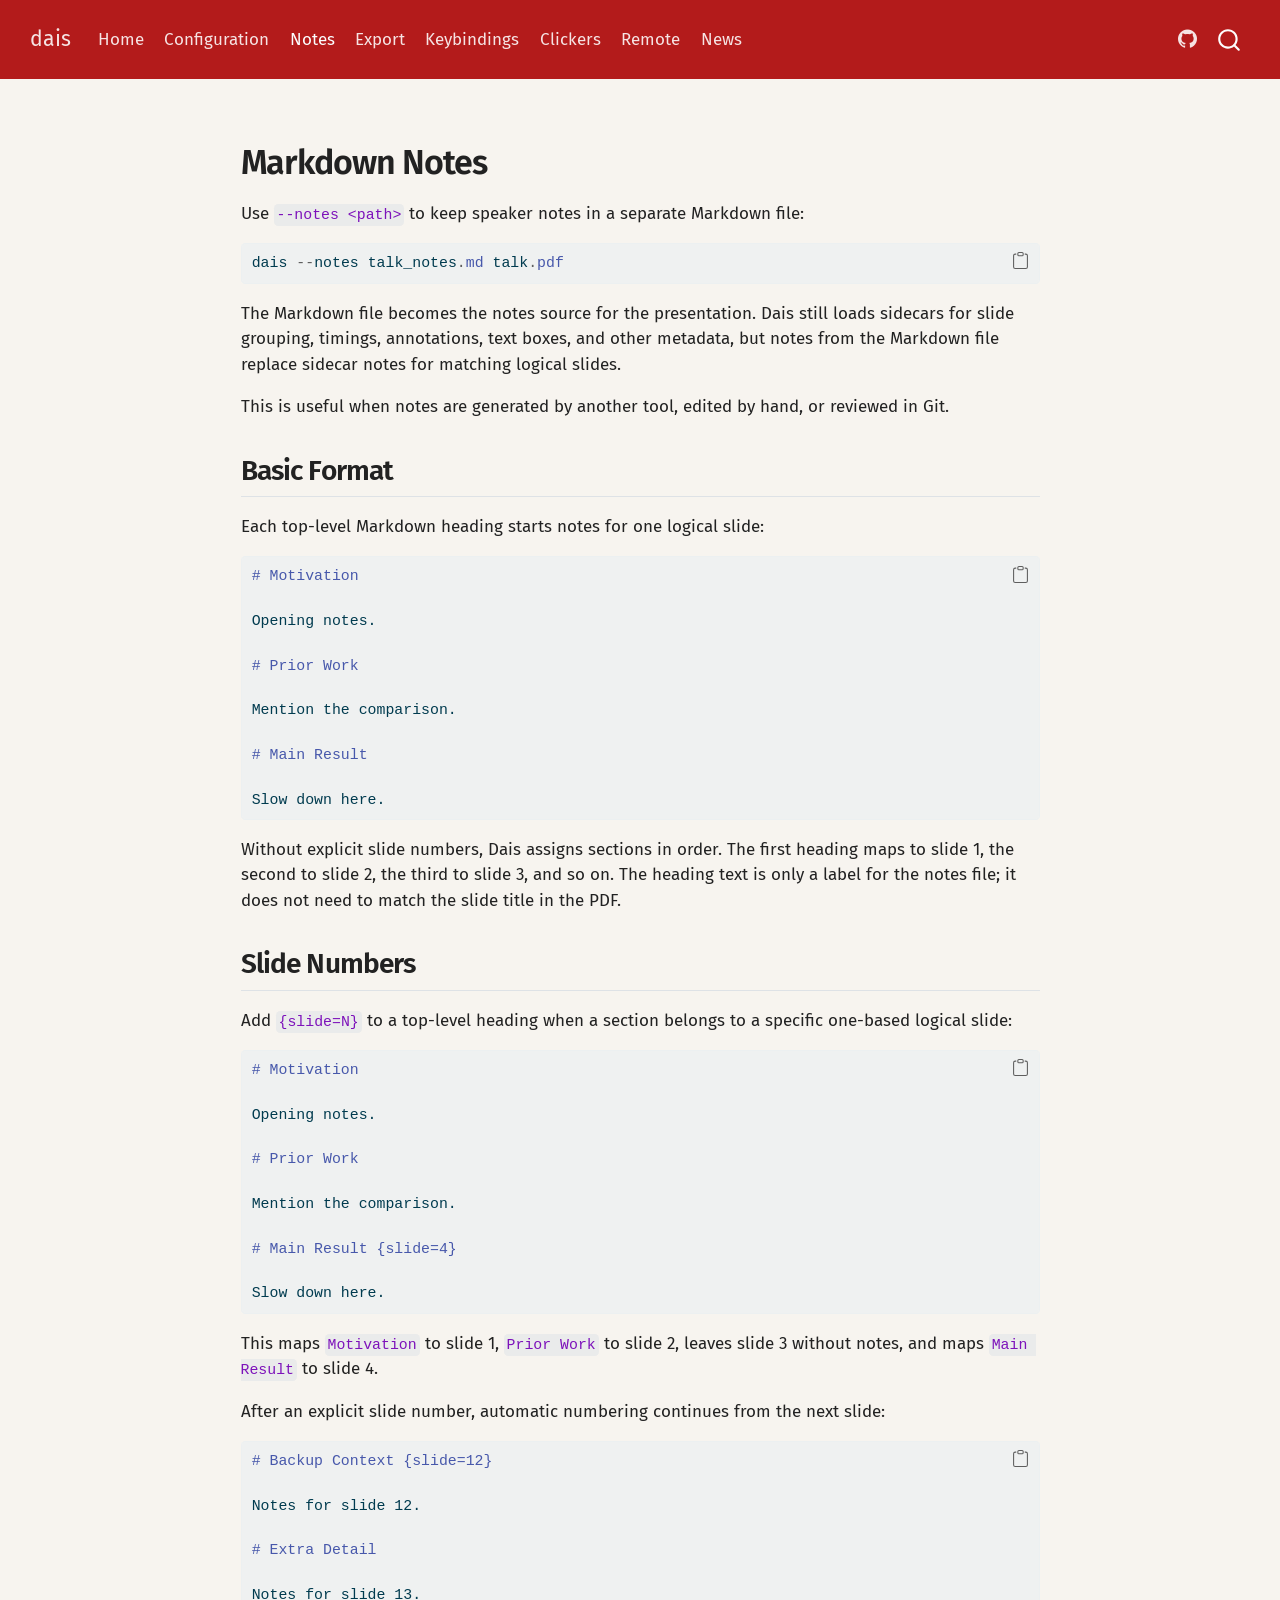
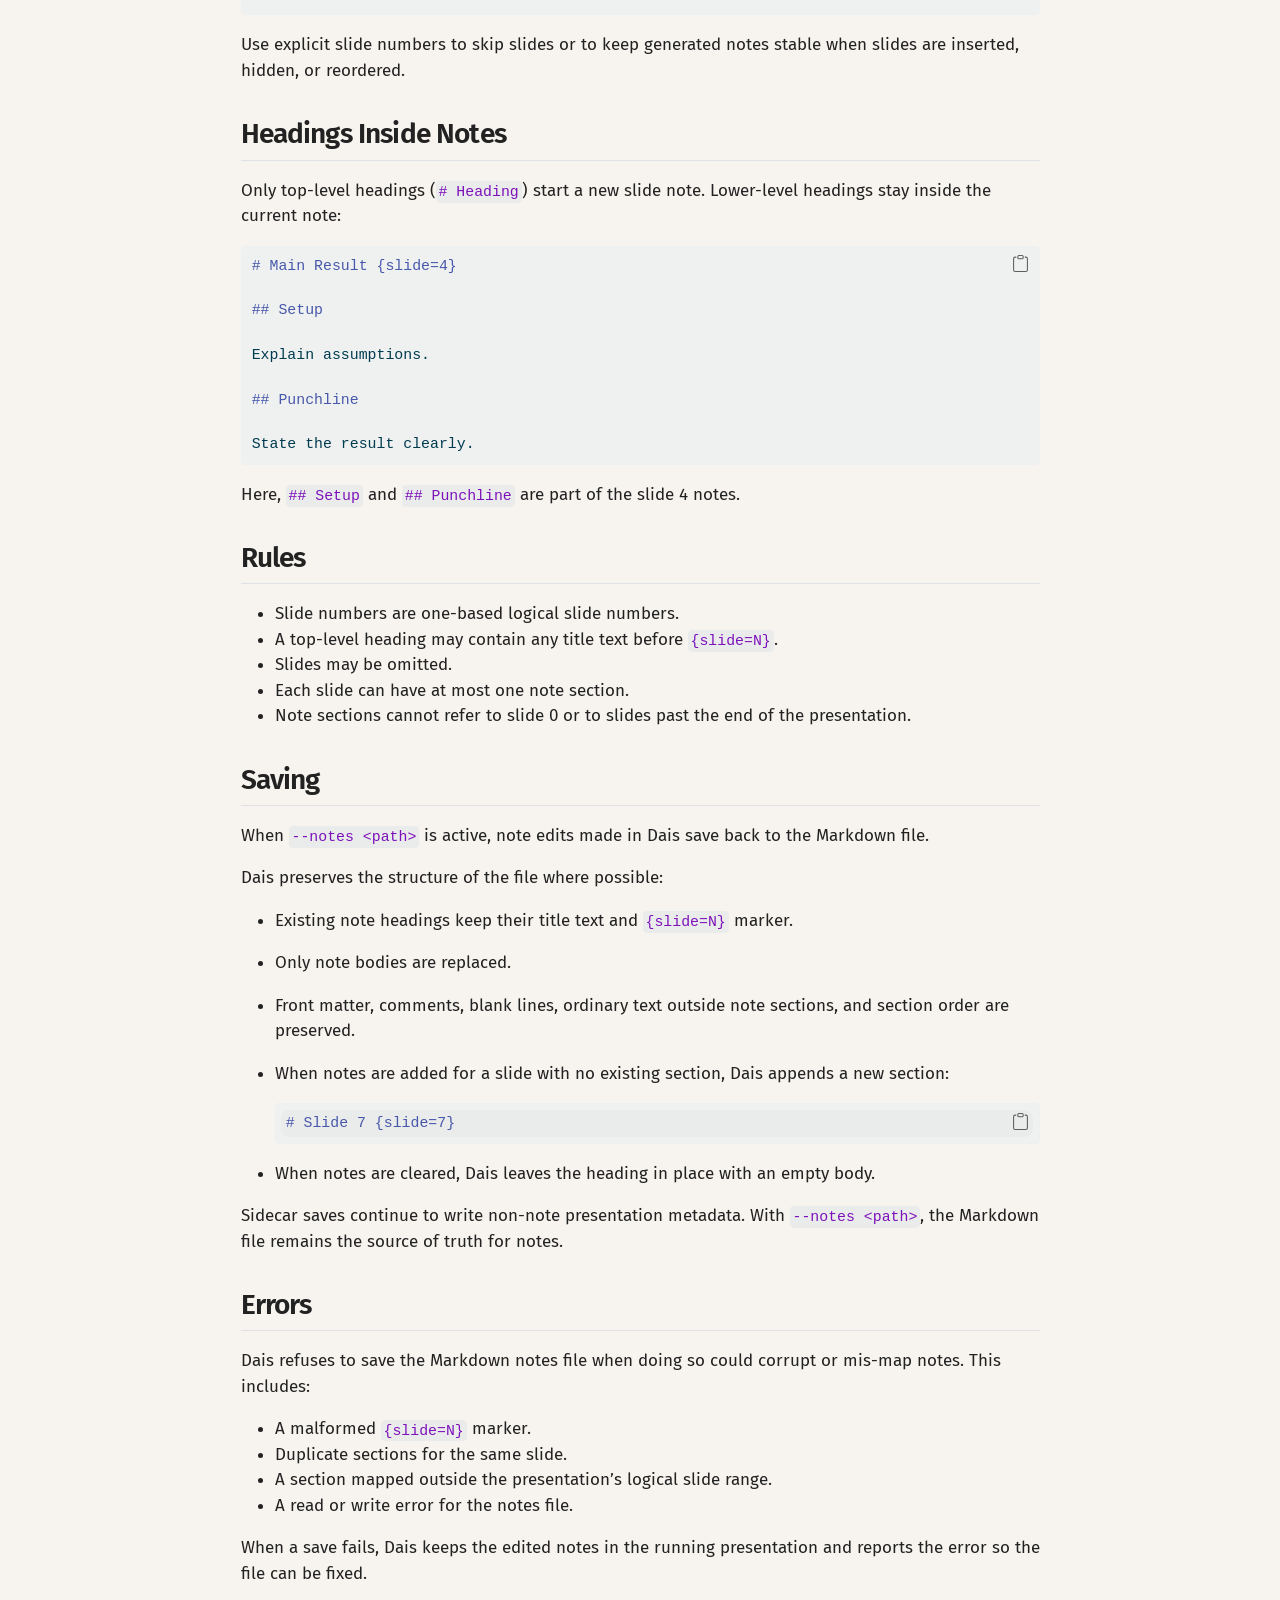
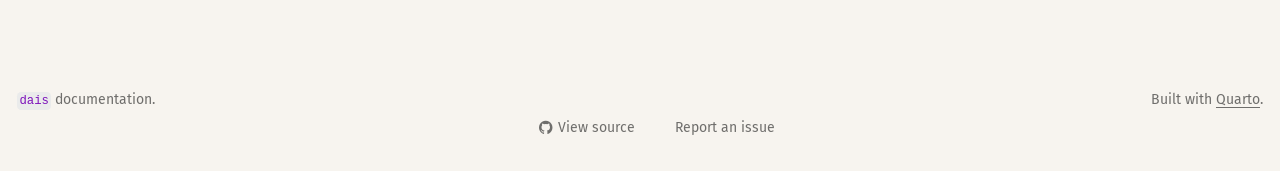
<file: notes.html>
<!DOCTYPE html>
<html xmlns="http://www.w3.org/1999/xhtml" lang="en" xml:lang="en"><head>

<meta charset="utf-8">
<meta name="generator" content="quarto-1.9.38">

<meta name="viewport" content="width=device-width, initial-scale=1.0, user-scalable=yes">


<title>notes – dais</title>
<style>
/* Default styles provided by pandoc.
** See https://pandoc.org/MANUAL.html#variables-for-html for config info.
*/
code{white-space: pre-wrap;}
span.smallcaps{font-variant: small-caps;}
div.columns{display: flex; gap: min(4vw, 1.5em);}
div.column{flex: auto; overflow-x: auto;}
div.hanging-indent{margin-left: 1.5em; text-indent: -1.5em;}
ul.task-list{list-style: none;}
ul.task-list li input[type="checkbox"] {
  width: 0.8em;
  margin: 0 0.8em 0.2em -1em; /* quarto-specific, see https://github.com/quarto-dev/quarto-cli/issues/4556 */ 
  vertical-align: middle;
}
/* CSS for syntax highlighting */
html { -webkit-text-size-adjust: 100%; }
pre > code.sourceCode { white-space: pre; position: relative; }
pre > code.sourceCode > span { display: inline-block; line-height: 1.25; }
pre > code.sourceCode > span:empty { height: 1.2em; }
.sourceCode { overflow: visible; }
code.sourceCode > span { color: inherit; text-decoration: inherit; }
div.sourceCode { margin: 1em 0; }
pre.sourceCode { margin: 0; }
@media screen {
div.sourceCode { overflow: auto; }
}
@media print {
pre > code.sourceCode { white-space: pre-wrap; }
pre > code.sourceCode > span { text-indent: -5em; padding-left: 5em; }
}
pre.numberSource code
  { counter-reset: source-line 0; }
pre.numberSource code > span
  { position: relative; left: -4em; counter-increment: source-line; }
pre.numberSource code > span > a:first-child::before
  { content: counter(source-line);
    position: relative; left: -1em; text-align: right; vertical-align: baseline;
    border: none; display: inline-block;
    -webkit-touch-callout: none; -webkit-user-select: none;
    -khtml-user-select: none; -moz-user-select: none;
    -ms-user-select: none; user-select: none;
    padding: 0 4px; width: 4em;
  }
pre.numberSource { margin-left: 3em;  padding-left: 4px; }
div.sourceCode
  {   }
@media screen {
pre > code.sourceCode > span > a:first-child::before { text-decoration: underline; }
}
</style>


<script src="site_libs/quarto-nav/quarto-nav.js"></script>
<script src="site_libs/quarto-nav/headroom.min.js"></script>
<script src="site_libs/clipboard/clipboard.min.js"></script>
<script src="site_libs/quarto-search/autocomplete.umd.js"></script>
<script src="site_libs/quarto-search/fuse.min.js"></script>
<script src="site_libs/quarto-search/quarto-search.js"></script>
<meta name="quarto:offset" content="./">
<link href="./../assets/dais.ico" rel="icon">
<script src="site_libs/quarto-html/quarto.js" type="module"></script>
<script src="site_libs/quarto-html/tabsets/tabsets.js" type="module"></script>
<script src="site_libs/quarto-html/popper.min.js"></script>
<script src="site_libs/quarto-html/tippy.umd.min.js"></script>
<script src="site_libs/quarto-html/anchor.min.js"></script>
<link href="site_libs/quarto-html/tippy.css" rel="stylesheet">
<link href="site_libs/quarto-html/quarto-syntax-highlighting-15634bcf2e68342d4ad2dfa704d543f6.css" rel="stylesheet" id="quarto-text-highlighting-styles">
<script src="site_libs/bootstrap/bootstrap.min.js"></script>
<link href="site_libs/bootstrap/bootstrap-icons.css" rel="stylesheet">
<link href="site_libs/bootstrap/bootstrap-dabe172eb55fd7b6fc99fa15088a2693.min.css" rel="stylesheet" append-hash="true" id="quarto-bootstrap" data-mode="light">
<script id="quarto-search-options" type="application/json">{
  "location": "navbar",
  "copy-button": false,
  "collapse-after": 3,
  "panel-placement": "end",
  "type": "overlay",
  "limit": 50,
  "keyboard-shortcut": [
    "f",
    "/",
    "s"
  ],
  "show-item-context": false,
  "language": {
    "search-no-results-text": "No results",
    "search-matching-documents-text": "matching documents",
    "search-copy-link-title": "Copy link to search",
    "search-hide-matches-text": "Hide additional matches",
    "search-more-match-text": "more match in this document",
    "search-more-matches-text": "more matches in this document",
    "search-clear-button-title": "Clear",
    "search-text-placeholder": "",
    "search-detached-cancel-button-title": "Cancel",
    "search-submit-button-title": "Submit",
    "search-label": "Search"
  }
}</script>


</head>

<body class="nav-fixed fullcontent quarto-light">

<div id="quarto-search-results"></div>
  <header id="quarto-header" class="headroom fixed-top">
    <nav class="navbar navbar-expand-lg " data-bs-theme="dark">
      <div class="navbar-container container-fluid">
      <div class="navbar-brand-container mx-auto">
    <a class="navbar-brand" href="./index.html">
    <span class="navbar-title">dais</span>
    </a>
  </div>
            <div id="quarto-search" class="" title="Search"></div>
          <button class="navbar-toggler" type="button" data-bs-toggle="collapse" data-bs-target="#navbarCollapse" aria-controls="navbarCollapse" role="menu" aria-expanded="false" aria-label="Toggle navigation" onclick="if (window.quartoToggleHeadroom) { window.quartoToggleHeadroom(); }">
  <span class="navbar-toggler-icon"></span>
</button>
          <div class="collapse navbar-collapse" id="navbarCollapse">
            <ul class="navbar-nav navbar-nav-scroll me-auto">
  <li class="nav-item">
    <a class="nav-link" href="./index.html"> 
<span class="menu-text">Home</span></a>
  </li>  
  <li class="nav-item">
    <a class="nav-link" href="./configuration.html"> 
<span class="menu-text">Configuration</span></a>
  </li>  
  <li class="nav-item">
    <a class="nav-link active" href="./notes.html" aria-current="page"> 
<span class="menu-text">Notes</span></a>
  </li>  
  <li class="nav-item">
    <a class="nav-link" href="./export.html"> 
<span class="menu-text">Export</span></a>
  </li>  
  <li class="nav-item">
    <a class="nav-link" href="./keybindings.html"> 
<span class="menu-text">Keybindings</span></a>
  </li>  
  <li class="nav-item">
    <a class="nav-link" href="./clicker-setup.html"> 
<span class="menu-text">Clickers</span></a>
  </li>  
  <li class="nav-item">
    <a class="nav-link" href="./remote.html"> 
<span class="menu-text">Remote</span></a>
  </li>  
  <li class="nav-item">
    <a class="nav-link" href="./news.html"> 
<span class="menu-text">News</span></a>
  </li>  
</ul>
            <ul class="navbar-nav navbar-nav-scroll ms-auto">
  <li class="nav-item compact">
    <a class="nav-link" href="https://github.com/christopherkenny/dais"> <i class="bi bi-github" role="img">
</i> 
<span class="menu-text"></span></a>
  </li>  
</ul>
          </div> <!-- /navcollapse -->
            <div class="quarto-navbar-tools">
</div>
      </div> <!-- /container-fluid -->
    </nav>
</header>
<!-- content -->
<div id="quarto-content" class="quarto-container page-columns page-rows-contents page-layout-article page-navbar">
<!-- sidebar -->
<!-- margin-sidebar -->
    
<!-- main -->
<main class="content" id="quarto-document-content"><header id="title-block-header" class="quarto-title-block"></header>




<section id="markdown-notes" class="level1">
<h1>Markdown Notes</h1>
<p>Use <code>--notes &lt;path&gt;</code> to keep speaker notes in a separate Markdown file:</p>
<div class="code-copy-outer-scaffold"><div class="sourceCode" id="cb1"><pre class="sourceCode powershell code-with-copy"><code class="sourceCode powershell"><span id="cb1-1"><a href="#cb1-1" aria-hidden="true" tabindex="-1"></a>dais <span class="op">--</span>notes talk_notes<span class="op">.</span><span class="fu">md</span> talk<span class="op">.</span><span class="fu">pdf</span></span></code></pre></div><button title="Copy to Clipboard" class="code-copy-button"><i class="bi"></i></button></div>
<p>The Markdown file becomes the notes source for the presentation. Dais still loads sidecars for slide grouping, timings, annotations, text boxes, and other metadata, but notes from the Markdown file replace sidecar notes for matching logical slides.</p>
<p>This is useful when notes are generated by another tool, edited by hand, or reviewed in Git.</p>
<section id="basic-format" class="level2">
<h2 class="anchored" data-anchor-id="basic-format">Basic Format</h2>
<p>Each top-level Markdown heading starts notes for one logical slide:</p>
<div class="code-copy-outer-scaffold"><div class="sourceCode" id="cb2"><pre class="sourceCode markdown code-with-copy"><code class="sourceCode markdown"><span id="cb2-1"><a href="#cb2-1" aria-hidden="true" tabindex="-1"></a><span class="fu"># Motivation</span></span>
<span id="cb2-2"><a href="#cb2-2" aria-hidden="true" tabindex="-1"></a></span>
<span id="cb2-3"><a href="#cb2-3" aria-hidden="true" tabindex="-1"></a>Opening notes.</span>
<span id="cb2-4"><a href="#cb2-4" aria-hidden="true" tabindex="-1"></a></span>
<span id="cb2-5"><a href="#cb2-5" aria-hidden="true" tabindex="-1"></a><span class="fu"># Prior Work</span></span>
<span id="cb2-6"><a href="#cb2-6" aria-hidden="true" tabindex="-1"></a></span>
<span id="cb2-7"><a href="#cb2-7" aria-hidden="true" tabindex="-1"></a>Mention the comparison.</span>
<span id="cb2-8"><a href="#cb2-8" aria-hidden="true" tabindex="-1"></a></span>
<span id="cb2-9"><a href="#cb2-9" aria-hidden="true" tabindex="-1"></a><span class="fu"># Main Result</span></span>
<span id="cb2-10"><a href="#cb2-10" aria-hidden="true" tabindex="-1"></a></span>
<span id="cb2-11"><a href="#cb2-11" aria-hidden="true" tabindex="-1"></a>Slow down here.</span></code></pre></div><button title="Copy to Clipboard" class="code-copy-button"><i class="bi"></i></button></div>
<p>Without explicit slide numbers, Dais assigns sections in order. The first heading maps to slide 1, the second to slide 2, the third to slide 3, and so on. The heading text is only a label for the notes file; it does not need to match the slide title in the PDF.</p>
</section>
<section id="slide-numbers" class="level2">
<h2 class="anchored" data-anchor-id="slide-numbers">Slide Numbers</h2>
<p>Add <code>{slide=N}</code> to a top-level heading when a section belongs to a specific one-based logical slide:</p>
<div class="code-copy-outer-scaffold"><div class="sourceCode" id="cb3"><pre class="sourceCode markdown code-with-copy"><code class="sourceCode markdown"><span id="cb3-1"><a href="#cb3-1" aria-hidden="true" tabindex="-1"></a><span class="fu"># Motivation</span></span>
<span id="cb3-2"><a href="#cb3-2" aria-hidden="true" tabindex="-1"></a></span>
<span id="cb3-3"><a href="#cb3-3" aria-hidden="true" tabindex="-1"></a>Opening notes.</span>
<span id="cb3-4"><a href="#cb3-4" aria-hidden="true" tabindex="-1"></a></span>
<span id="cb3-5"><a href="#cb3-5" aria-hidden="true" tabindex="-1"></a><span class="fu"># Prior Work</span></span>
<span id="cb3-6"><a href="#cb3-6" aria-hidden="true" tabindex="-1"></a></span>
<span id="cb3-7"><a href="#cb3-7" aria-hidden="true" tabindex="-1"></a>Mention the comparison.</span>
<span id="cb3-8"><a href="#cb3-8" aria-hidden="true" tabindex="-1"></a></span>
<span id="cb3-9"><a href="#cb3-9" aria-hidden="true" tabindex="-1"></a><span class="fu"># Main Result {slide=4}</span></span>
<span id="cb3-10"><a href="#cb3-10" aria-hidden="true" tabindex="-1"></a></span>
<span id="cb3-11"><a href="#cb3-11" aria-hidden="true" tabindex="-1"></a>Slow down here.</span></code></pre></div><button title="Copy to Clipboard" class="code-copy-button"><i class="bi"></i></button></div>
<p>This maps <code>Motivation</code> to slide 1, <code>Prior Work</code> to slide 2, leaves slide 3 without notes, and maps <code>Main Result</code> to slide 4.</p>
<p>After an explicit slide number, automatic numbering continues from the next slide:</p>
<div class="code-copy-outer-scaffold"><div class="sourceCode" id="cb4"><pre class="sourceCode markdown code-with-copy"><code class="sourceCode markdown"><span id="cb4-1"><a href="#cb4-1" aria-hidden="true" tabindex="-1"></a><span class="fu"># Backup Context {slide=12}</span></span>
<span id="cb4-2"><a href="#cb4-2" aria-hidden="true" tabindex="-1"></a></span>
<span id="cb4-3"><a href="#cb4-3" aria-hidden="true" tabindex="-1"></a>Notes for slide 12.</span>
<span id="cb4-4"><a href="#cb4-4" aria-hidden="true" tabindex="-1"></a></span>
<span id="cb4-5"><a href="#cb4-5" aria-hidden="true" tabindex="-1"></a><span class="fu"># Extra Detail</span></span>
<span id="cb4-6"><a href="#cb4-6" aria-hidden="true" tabindex="-1"></a></span>
<span id="cb4-7"><a href="#cb4-7" aria-hidden="true" tabindex="-1"></a>Notes for slide 13.</span></code></pre></div><button title="Copy to Clipboard" class="code-copy-button"><i class="bi"></i></button></div>
<p>Use explicit slide numbers to skip slides or to keep generated notes stable when slides are inserted, hidden, or reordered.</p>
</section>
<section id="headings-inside-notes" class="level2">
<h2 class="anchored" data-anchor-id="headings-inside-notes">Headings Inside Notes</h2>
<p>Only top-level headings (<code># Heading</code>) start a new slide note. Lower-level headings stay inside the current note:</p>
<div class="code-copy-outer-scaffold"><div class="sourceCode" id="cb5"><pre class="sourceCode markdown code-with-copy"><code class="sourceCode markdown"><span id="cb5-1"><a href="#cb5-1" aria-hidden="true" tabindex="-1"></a><span class="fu"># Main Result {slide=4}</span></span>
<span id="cb5-2"><a href="#cb5-2" aria-hidden="true" tabindex="-1"></a></span>
<span id="cb5-3"><a href="#cb5-3" aria-hidden="true" tabindex="-1"></a><span class="fu">## Setup</span></span>
<span id="cb5-4"><a href="#cb5-4" aria-hidden="true" tabindex="-1"></a></span>
<span id="cb5-5"><a href="#cb5-5" aria-hidden="true" tabindex="-1"></a>Explain assumptions.</span>
<span id="cb5-6"><a href="#cb5-6" aria-hidden="true" tabindex="-1"></a></span>
<span id="cb5-7"><a href="#cb5-7" aria-hidden="true" tabindex="-1"></a><span class="fu">## Punchline</span></span>
<span id="cb5-8"><a href="#cb5-8" aria-hidden="true" tabindex="-1"></a></span>
<span id="cb5-9"><a href="#cb5-9" aria-hidden="true" tabindex="-1"></a>State the result clearly.</span></code></pre></div><button title="Copy to Clipboard" class="code-copy-button"><i class="bi"></i></button></div>
<p>Here, <code>## Setup</code> and <code>## Punchline</code> are part of the slide 4 notes.</p>
</section>
<section id="rules" class="level2">
<h2 class="anchored" data-anchor-id="rules">Rules</h2>
<ul>
<li>Slide numbers are one-based logical slide numbers.</li>
<li>A top-level heading may contain any title text before <code>{slide=N}</code>.</li>
<li>Slides may be omitted.</li>
<li>Each slide can have at most one note section.</li>
<li>Note sections cannot refer to slide 0 or to slides past the end of the presentation.</li>
</ul>
</section>
<section id="saving" class="level2">
<h2 class="anchored" data-anchor-id="saving">Saving</h2>
<p>When <code>--notes &lt;path&gt;</code> is active, note edits made in Dais save back to the Markdown file.</p>
<p>Dais preserves the structure of the file where possible:</p>
<ul>
<li><p>Existing note headings keep their title text and <code>{slide=N}</code> marker.</p></li>
<li><p>Only note bodies are replaced.</p></li>
<li><p>Front matter, comments, blank lines, ordinary text outside note sections, and section order are preserved.</p></li>
<li><p>When notes are added for a slide with no existing section, Dais appends a new section:</p>
<div class="code-copy-outer-scaffold"><div class="sourceCode" id="cb6"><pre class="sourceCode markdown code-with-copy"><code class="sourceCode markdown"><span id="cb6-1"><a href="#cb6-1" aria-hidden="true" tabindex="-1"></a><span class="fu"># Slide 7 {slide=7}</span></span></code></pre></div><button title="Copy to Clipboard" class="code-copy-button"><i class="bi"></i></button></div></li>
<li><p>When notes are cleared, Dais leaves the heading in place with an empty body.</p></li>
</ul>
<p>Sidecar saves continue to write non-note presentation metadata. With <code>--notes &lt;path&gt;</code>, the Markdown file remains the source of truth for notes.</p>
</section>
<section id="errors" class="level2">
<h2 class="anchored" data-anchor-id="errors">Errors</h2>
<p>Dais refuses to save the Markdown notes file when doing so could corrupt or mis-map notes. This includes:</p>
<ul>
<li>A malformed <code>{slide=N}</code> marker.</li>
<li>Duplicate sections for the same slide.</li>
<li>A section mapped outside the presentation’s logical slide range.</li>
<li>A read or write error for the notes file.</li>
</ul>
<p>When a save fails, Dais keeps the edited notes in the running presentation and reports the error so the file can be fixed.</p>


</section>
</section>

</main> <!-- /main -->
<script id="quarto-html-after-body" type="application/javascript">
  window.document.addEventListener("DOMContentLoaded", function (event) {
    const icon = "";
    const anchorJS = new window.AnchorJS();
    anchorJS.options = {
      placement: 'right',
      icon: icon
    };
    anchorJS.add('.anchored');
    const isCodeAnnotation = (el) => {
      for (const clz of el.classList) {
        if (clz.startsWith('code-annotation-')) {                     
          return true;
        }
      }
      return false;
    }
    const onCopySuccess = function(e) {
      // button target
      const button = e.trigger;
      // don't keep focus
      button.blur();
      // flash "checked"
      button.classList.add('code-copy-button-checked');
      var currentTitle = button.getAttribute("title");
      button.setAttribute("title", "Copied!");
      let tooltip;
      if (window.bootstrap) {
        button.setAttribute("data-bs-toggle", "tooltip");
        button.setAttribute("data-bs-placement", "left");
        button.setAttribute("data-bs-title", "Copied!");
        tooltip = new bootstrap.Tooltip(button, 
          { trigger: "manual", 
            customClass: "code-copy-button-tooltip",
            offset: [0, -8]});
        tooltip.show();    
      }
      setTimeout(function() {
        if (tooltip) {
          tooltip.hide();
          button.removeAttribute("data-bs-title");
          button.removeAttribute("data-bs-toggle");
          button.removeAttribute("data-bs-placement");
        }
        button.setAttribute("title", currentTitle);
        button.classList.remove('code-copy-button-checked');
      }, 1000);
      // clear code selection
      e.clearSelection();
    }
    const getTextToCopy = function(trigger) {
      const outerScaffold = trigger.parentElement.cloneNode(true);
      const codeEl = outerScaffold.querySelector('code');
      for (const childEl of codeEl.children) {
        if (isCodeAnnotation(childEl)) {
          childEl.remove();
        }
      }
      return codeEl.innerText;
    }
    const clipboard = new window.ClipboardJS('.code-copy-button:not([data-in-quarto-modal])', {
      text: getTextToCopy
    });
    clipboard.on('success', onCopySuccess);
    if (window.document.getElementById('quarto-embedded-source-code-modal')) {
      const clipboardModal = new window.ClipboardJS('.code-copy-button[data-in-quarto-modal]', {
        text: getTextToCopy,
        container: window.document.getElementById('quarto-embedded-source-code-modal')
      });
      clipboardModal.on('success', onCopySuccess);
    }
      var localhostRegex = new RegExp(/^(?:http|https):\/\/localhost\:?[0-9]*\//);
      var mailtoRegex = new RegExp(/^mailto:/);
        var filterRegex = new RegExp("https:\/\/christophertkenny\.com\/dais\/");
      var isInternal = (href) => {
          return filterRegex.test(href) || localhostRegex.test(href) || mailtoRegex.test(href);
      }
      // Inspect non-navigation links and adorn them if external
     var links = window.document.querySelectorAll('a[href]:not(.nav-link):not(.navbar-brand):not(.toc-action):not(.sidebar-link):not(.sidebar-item-toggle):not(.pagination-link):not(.no-external):not([aria-hidden]):not(.dropdown-item):not(.quarto-navigation-tool):not(.about-link)');
      for (var i=0; i<links.length; i++) {
        const link = links[i];
        if (!isInternal(link.href)) {
          // undo the damage that might have been done by quarto-nav.js in the case of
          // links that we want to consider external
          if (link.dataset.originalHref !== undefined) {
            link.href = link.dataset.originalHref;
          }
        }
      }
    function tippyHover(el, contentFn, onTriggerFn, onUntriggerFn) {
      const config = {
        allowHTML: true,
        maxWidth: 500,
        delay: 100,
        arrow: false,
        appendTo: function(el) {
            return el.parentElement;
        },
        interactive: true,
        interactiveBorder: 10,
        theme: 'quarto',
        placement: 'bottom-start',
      };
      if (contentFn) {
        config.content = contentFn;
      }
      if (onTriggerFn) {
        config.onTrigger = onTriggerFn;
      }
      if (onUntriggerFn) {
        config.onUntrigger = onUntriggerFn;
      }
      window.tippy(el, config); 
    }
    const noterefs = window.document.querySelectorAll('a[role="doc-noteref"]');
    for (var i=0; i<noterefs.length; i++) {
      const ref = noterefs[i];
      tippyHover(ref, function() {
        // use id or data attribute instead here
        let href = ref.getAttribute('data-footnote-href') || ref.getAttribute('href');
        try { href = new URL(href).hash; } catch {}
        const id = href.replace(/^#\/?/, "");
        const note = window.document.getElementById(id);
        if (note) {
          return note.innerHTML;
        } else {
          return "";
        }
      });
    }
    const xrefs = window.document.querySelectorAll('a.quarto-xref');
    const processXRef = (id, note) => {
      // Strip column container classes
      const stripColumnClz = (el) => {
        el.classList.remove("page-full", "page-columns");
        if (el.children) {
          for (const child of el.children) {
            stripColumnClz(child);
          }
        }
      }
      stripColumnClz(note)
      if (id === null || id.startsWith('sec-')) {
        // Special case sections, only their first couple elements
        const container = document.createElement("div");
        if (note.children && note.children.length > 2) {
          container.appendChild(note.children[0].cloneNode(true));
          for (let i = 1; i < note.children.length; i++) {
            const child = note.children[i];
            if (child.tagName === "P" && child.innerText === "") {
              continue;
            } else {
              container.appendChild(child.cloneNode(true));
              break;
            }
          }
          if (window.Quarto?.typesetMath) {
            window.Quarto.typesetMath(container);
          }
          return container.innerHTML
        } else {
          if (window.Quarto?.typesetMath) {
            window.Quarto.typesetMath(note);
          }
          return note.innerHTML;
        }
      } else {
        // Remove any anchor links if they are present
        const anchorLink = note.querySelector('a.anchorjs-link');
        if (anchorLink) {
          anchorLink.remove();
        }
        if (window.Quarto?.typesetMath) {
          window.Quarto.typesetMath(note);
        }
        if (note.classList.contains("callout")) {
          return note.outerHTML;
        } else {
          return note.innerHTML;
        }
      }
    }
    for (var i=0; i<xrefs.length; i++) {
      const xref = xrefs[i];
      tippyHover(xref, undefined, function(instance) {
        instance.disable();
        let url = xref.getAttribute('href');
        let hash = undefined; 
        if (url.startsWith('#')) {
          hash = url;
        } else {
          try { hash = new URL(url).hash; } catch {}
        }
        if (hash) {
          const id = hash.replace(/^#\/?/, "");
          const note = window.document.getElementById(id);
          if (note !== null) {
            try {
              const html = processXRef(id, note.cloneNode(true));
              instance.setContent(html);
            } finally {
              instance.enable();
              instance.show();
            }
          } else {
            // See if we can fetch this
            fetch(url.split('#')[0])
            .then(res => res.text())
            .then(html => {
              const parser = new DOMParser();
              const htmlDoc = parser.parseFromString(html, "text/html");
              const note = htmlDoc.getElementById(id);
              if (note !== null) {
                const html = processXRef(id, note);
                instance.setContent(html);
              } 
            }).finally(() => {
              instance.enable();
              instance.show();
            });
          }
        } else {
          // See if we can fetch a full url (with no hash to target)
          // This is a special case and we should probably do some content thinning / targeting
          fetch(url)
          .then(res => res.text())
          .then(html => {
            const parser = new DOMParser();
            const htmlDoc = parser.parseFromString(html, "text/html");
            const note = htmlDoc.querySelector('main.content');
            if (note !== null) {
              // This should only happen for chapter cross references
              // (since there is no id in the URL)
              // remove the first header
              if (note.children.length > 0 && note.children[0].tagName === "HEADER") {
                note.children[0].remove();
              }
              const html = processXRef(null, note);
              instance.setContent(html);
            } 
          }).finally(() => {
            instance.enable();
            instance.show();
          });
        }
      }, function(instance) {
      });
    }
        let selectedAnnoteEl;
        const selectorForAnnotation = ( cell, annotation) => {
          let cellAttr = 'data-code-cell="' + cell + '"';
          let lineAttr = 'data-code-annotation="' +  annotation + '"';
          const selector = 'span[' + cellAttr + '][' + lineAttr + ']';
          return selector;
        }
        const selectCodeLines = (annoteEl) => {
          const doc = window.document;
          const targetCell = annoteEl.getAttribute("data-target-cell");
          const targetAnnotation = annoteEl.getAttribute("data-target-annotation");
          const annoteSpan = window.document.querySelector(selectorForAnnotation(targetCell, targetAnnotation));
          const lines = annoteSpan.getAttribute("data-code-lines").split(",");
          const lineIds = lines.map((line) => {
            return targetCell + "-" + line;
          })
          let top = null;
          let height = null;
          let parent = null;
          if (lineIds.length > 0) {
              //compute the position of the single el (top and bottom and make a div)
              const el = window.document.getElementById(lineIds[0]);
              top = el.offsetTop;
              height = el.offsetHeight;
              parent = el.parentElement.parentElement;
            if (lineIds.length > 1) {
              const lastEl = window.document.getElementById(lineIds[lineIds.length - 1]);
              const bottom = lastEl.offsetTop + lastEl.offsetHeight;
              height = bottom - top;
            }
            if (top !== null && height !== null && parent !== null) {
              // cook up a div (if necessary) and position it 
              let div = window.document.getElementById("code-annotation-line-highlight");
              if (div === null) {
                div = window.document.createElement("div");
                div.setAttribute("id", "code-annotation-line-highlight");
                div.style.position = 'absolute';
                parent.appendChild(div);
              }
              div.style.top = top - 2 + "px";
              div.style.height = height + 4 + "px";
              div.style.left = 0;
              let gutterDiv = window.document.getElementById("code-annotation-line-highlight-gutter");
              if (gutterDiv === null) {
                gutterDiv = window.document.createElement("div");
                gutterDiv.setAttribute("id", "code-annotation-line-highlight-gutter");
                gutterDiv.style.position = 'absolute';
                const codeCell = window.document.getElementById(targetCell);
                const gutter = codeCell.querySelector('.code-annotation-gutter');
                gutter.appendChild(gutterDiv);
              }
              gutterDiv.style.top = top - 2 + "px";
              gutterDiv.style.height = height + 4 + "px";
            }
            selectedAnnoteEl = annoteEl;
          }
        };
        const unselectCodeLines = () => {
          const elementsIds = ["code-annotation-line-highlight", "code-annotation-line-highlight-gutter"];
          elementsIds.forEach((elId) => {
            const div = window.document.getElementById(elId);
            if (div) {
              div.remove();
            }
          });
          selectedAnnoteEl = undefined;
        };
          // Handle positioning of the toggle
      window.addEventListener(
        "resize",
        throttle(() => {
          elRect = undefined;
          if (selectedAnnoteEl) {
            selectCodeLines(selectedAnnoteEl);
          }
        }, 10)
      );
      function throttle(fn, ms) {
      let throttle = false;
      let timer;
        return (...args) => {
          if(!throttle) { // first call gets through
              fn.apply(this, args);
              throttle = true;
          } else { // all the others get throttled
              if(timer) clearTimeout(timer); // cancel #2
              timer = setTimeout(() => {
                fn.apply(this, args);
                timer = throttle = false;
              }, ms);
          }
        };
      }
        // Attach click handler to the DT
        const annoteDls = window.document.querySelectorAll('dt[data-target-cell]');
        for (const annoteDlNode of annoteDls) {
          annoteDlNode.addEventListener('click', (event) => {
            const clickedEl = event.target;
            if (clickedEl !== selectedAnnoteEl) {
              unselectCodeLines();
              const activeEl = window.document.querySelector('dt[data-target-cell].code-annotation-active');
              if (activeEl) {
                activeEl.classList.remove('code-annotation-active');
              }
              selectCodeLines(clickedEl);
              clickedEl.classList.add('code-annotation-active');
            } else {
              // Unselect the line
              unselectCodeLines();
              clickedEl.classList.remove('code-annotation-active');
            }
          });
        }
    const findCites = (el) => {
      const parentEl = el.parentElement;
      if (parentEl) {
        const cites = parentEl.dataset.cites;
        if (cites) {
          return {
            el,
            cites: cites.split(' ')
          };
        } else {
          return findCites(el.parentElement)
        }
      } else {
        return undefined;
      }
    };
    var bibliorefs = window.document.querySelectorAll('a[role="doc-biblioref"]');
    for (var i=0; i<bibliorefs.length; i++) {
      const ref = bibliorefs[i];
      const citeInfo = findCites(ref);
      if (citeInfo) {
        tippyHover(citeInfo.el, function() {
          var popup = window.document.createElement('div');
          citeInfo.cites.forEach(function(cite) {
            var citeDiv = window.document.createElement('div');
            citeDiv.classList.add('hanging-indent');
            citeDiv.classList.add('csl-entry');
            var biblioDiv = window.document.getElementById('ref-' + cite);
            if (biblioDiv) {
              citeDiv.innerHTML = biblioDiv.innerHTML;
            }
            popup.appendChild(citeDiv);
          });
          return popup.innerHTML;
        });
      }
    }
  });
  </script>
</div> <!-- /content -->
<footer class="footer">
  <div class="nav-footer">
    <div class="nav-footer-left">
<p><code>dais</code> documentation.</p>
</div>   
    <div class="nav-footer-center">
      &nbsp;
    <div class="toc-actions"><ul><li><a href="https://github.com/christopherkenny/dais/blob/main/notes.md" class="toc-action"><i class="bi bi-github"></i>View source</a></li><li><a href="https://github.com/christopherkenny/dais/issues/new" class="toc-action"><i class="bi empty"></i>Report an issue</a></li></ul></div></div>
    <div class="nav-footer-right">
<p>Built with <a href="https://quarto.org/">Quarto</a>.</p>
</div>
  </div>
</footer>




</body></html>
</file>
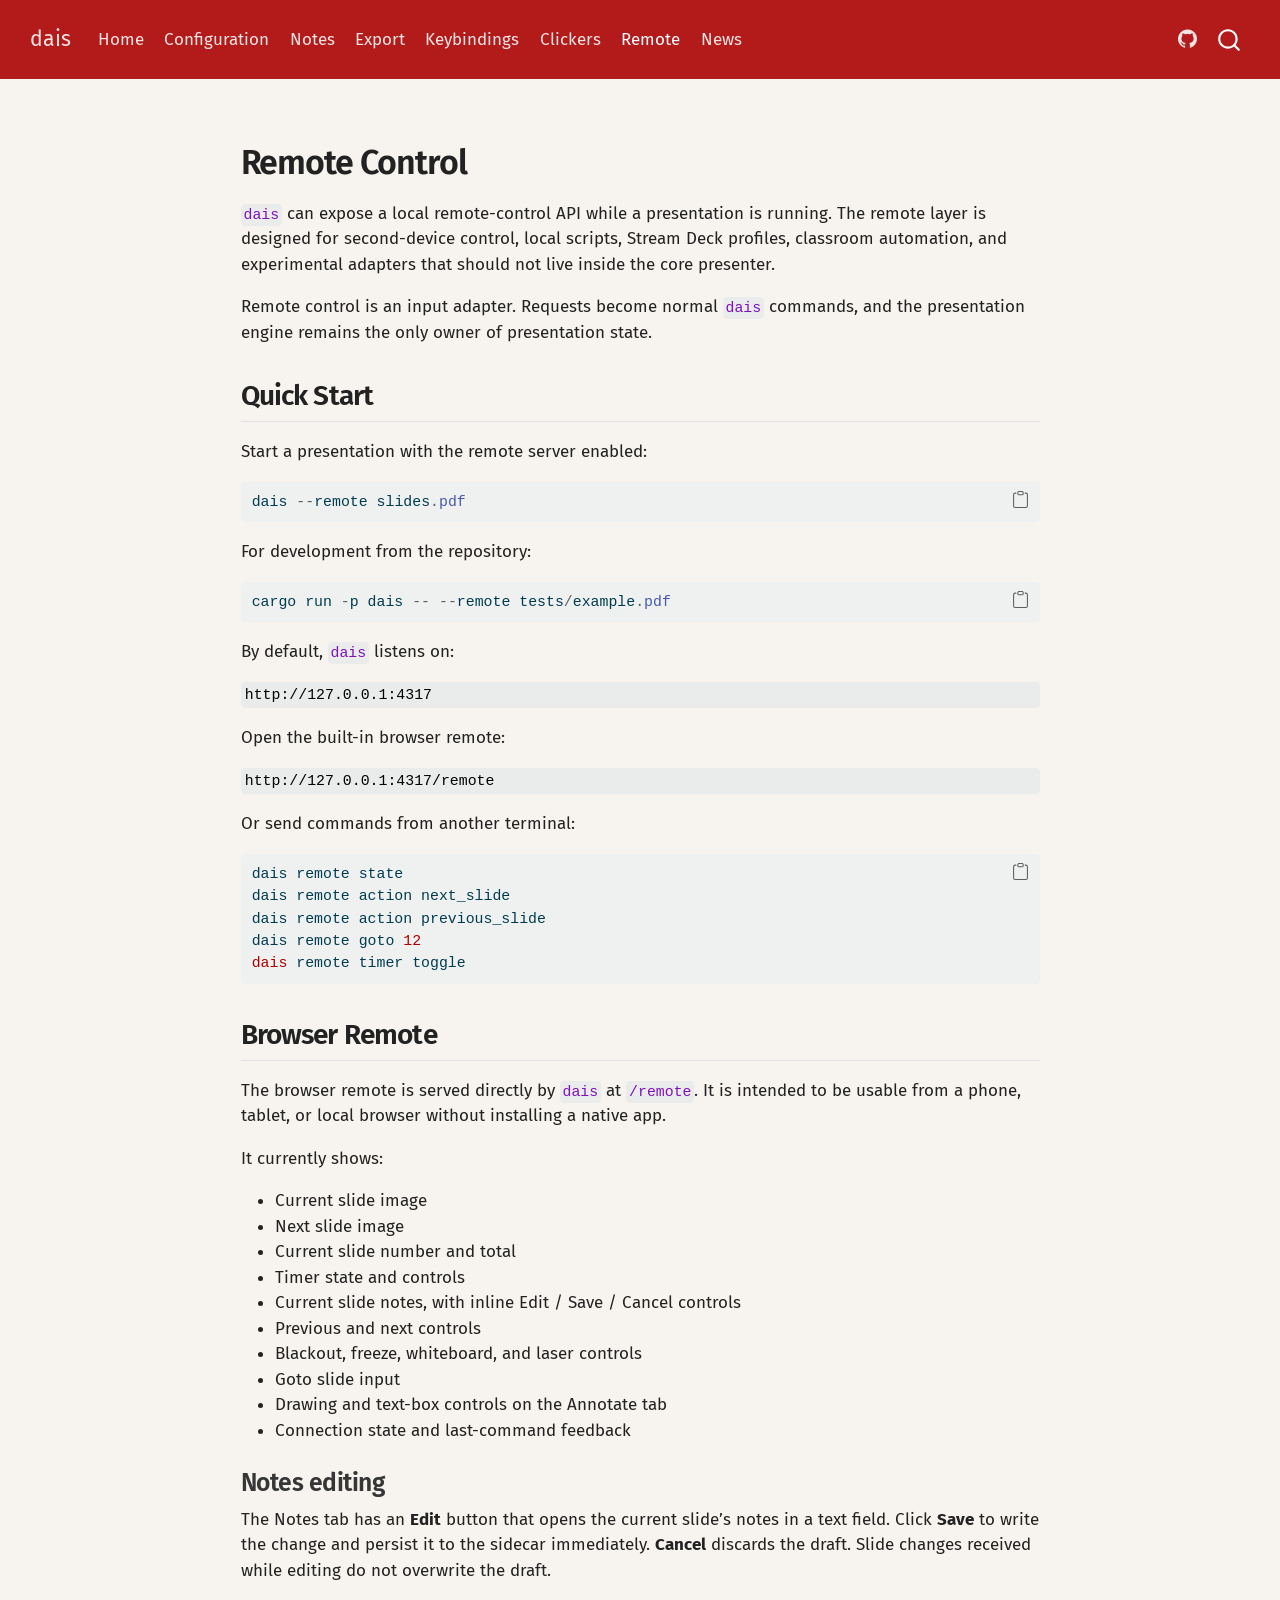
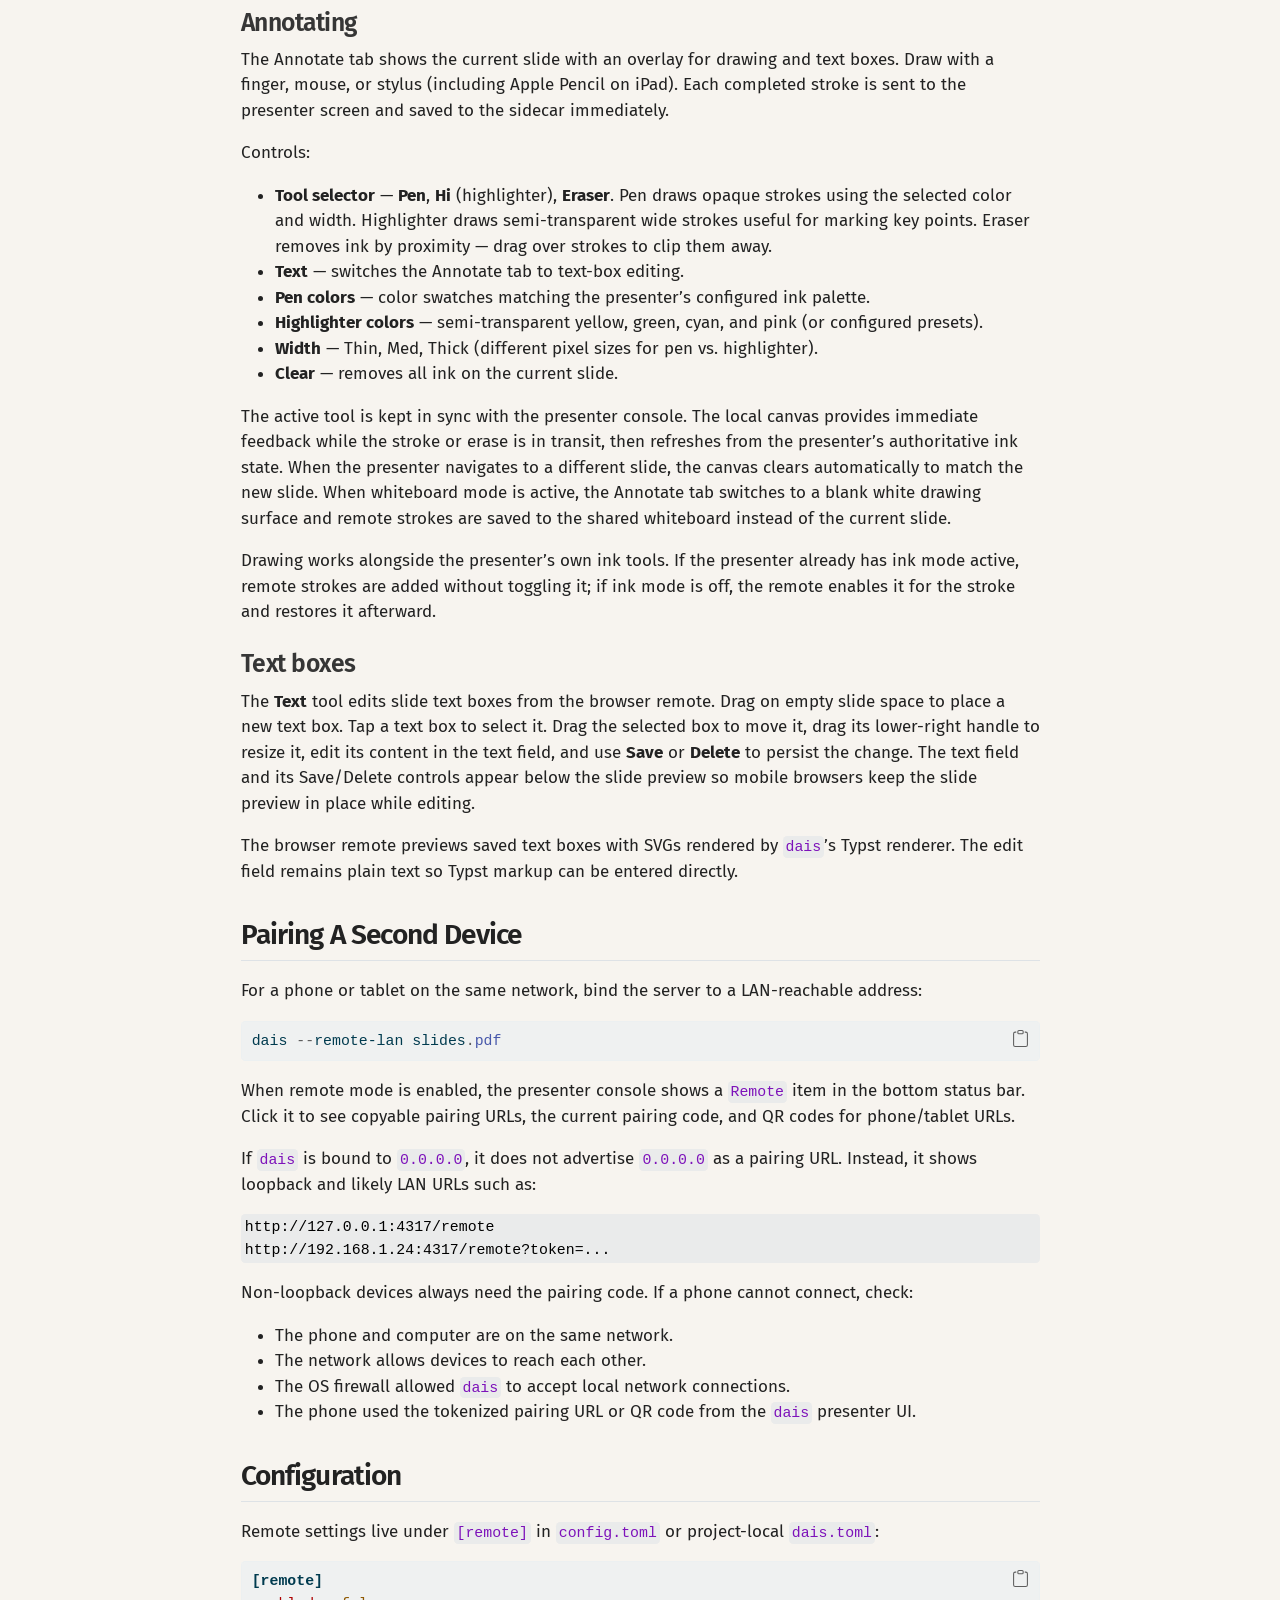
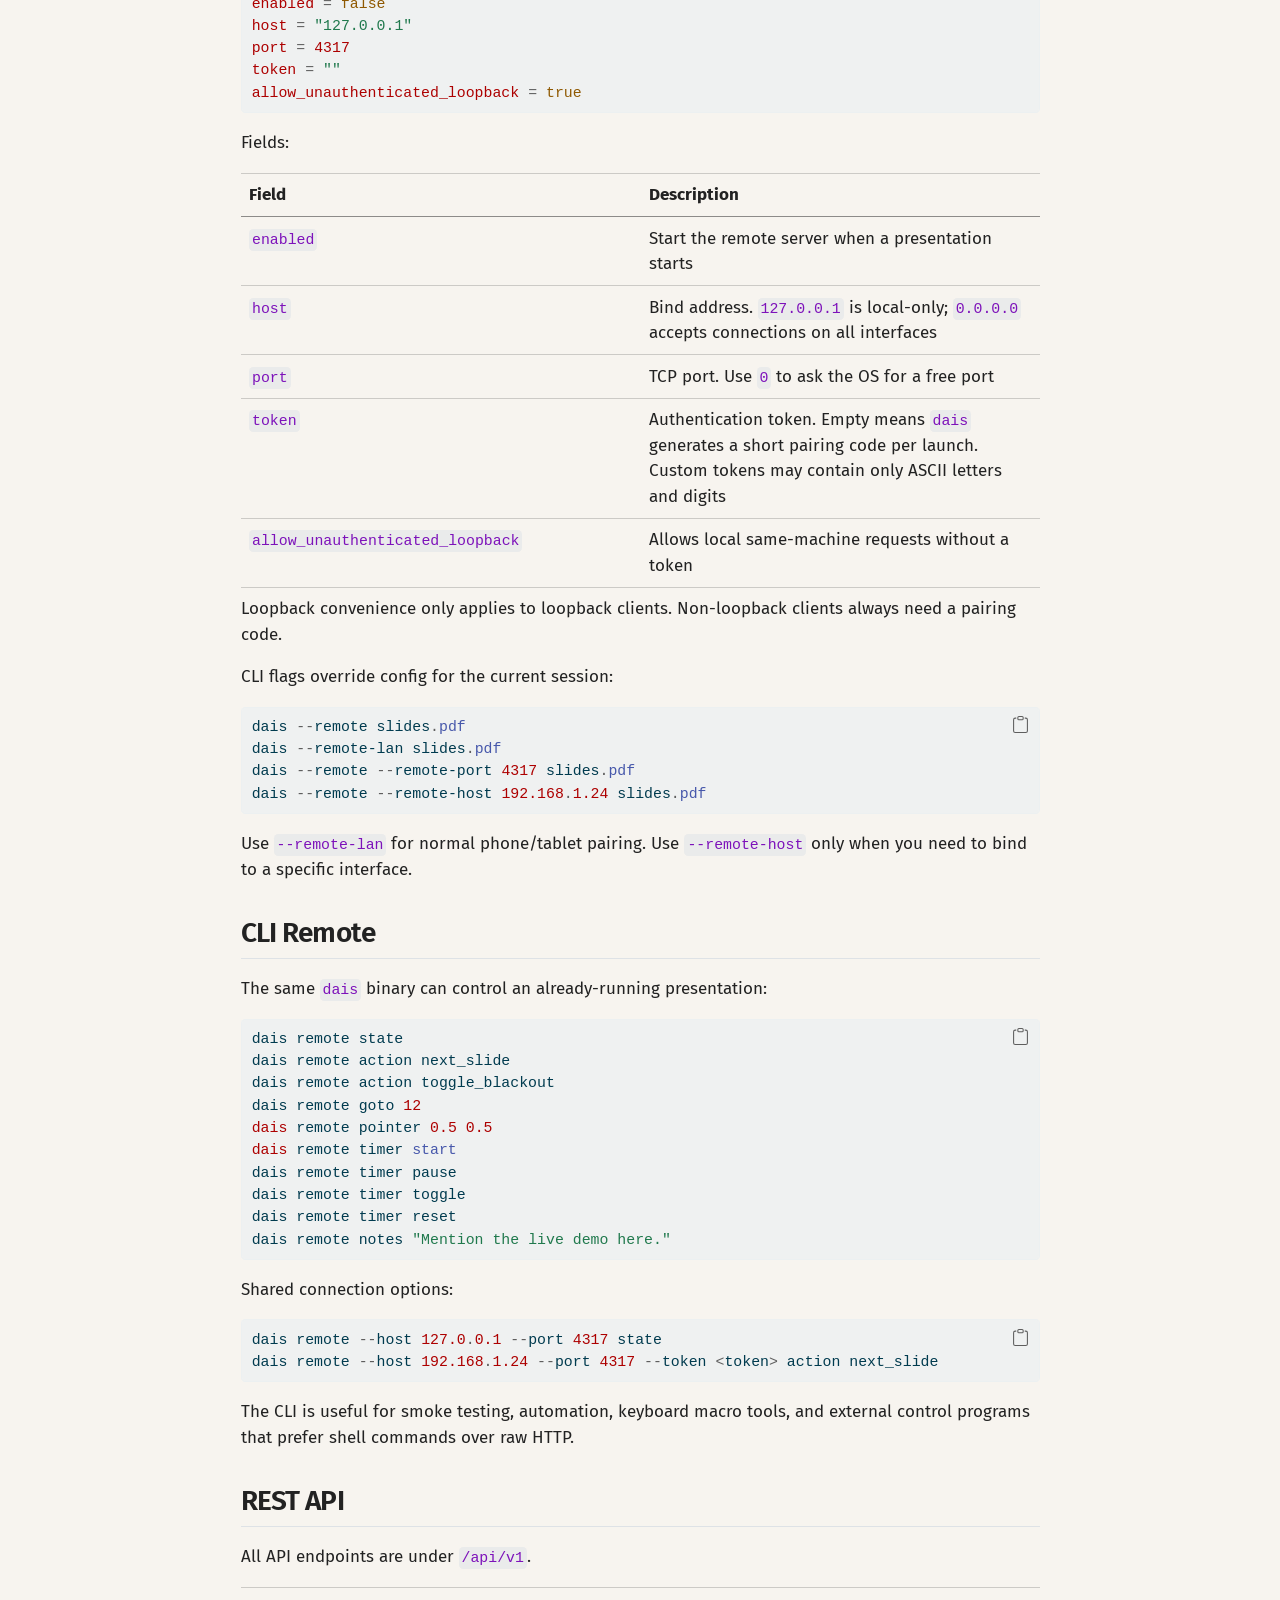
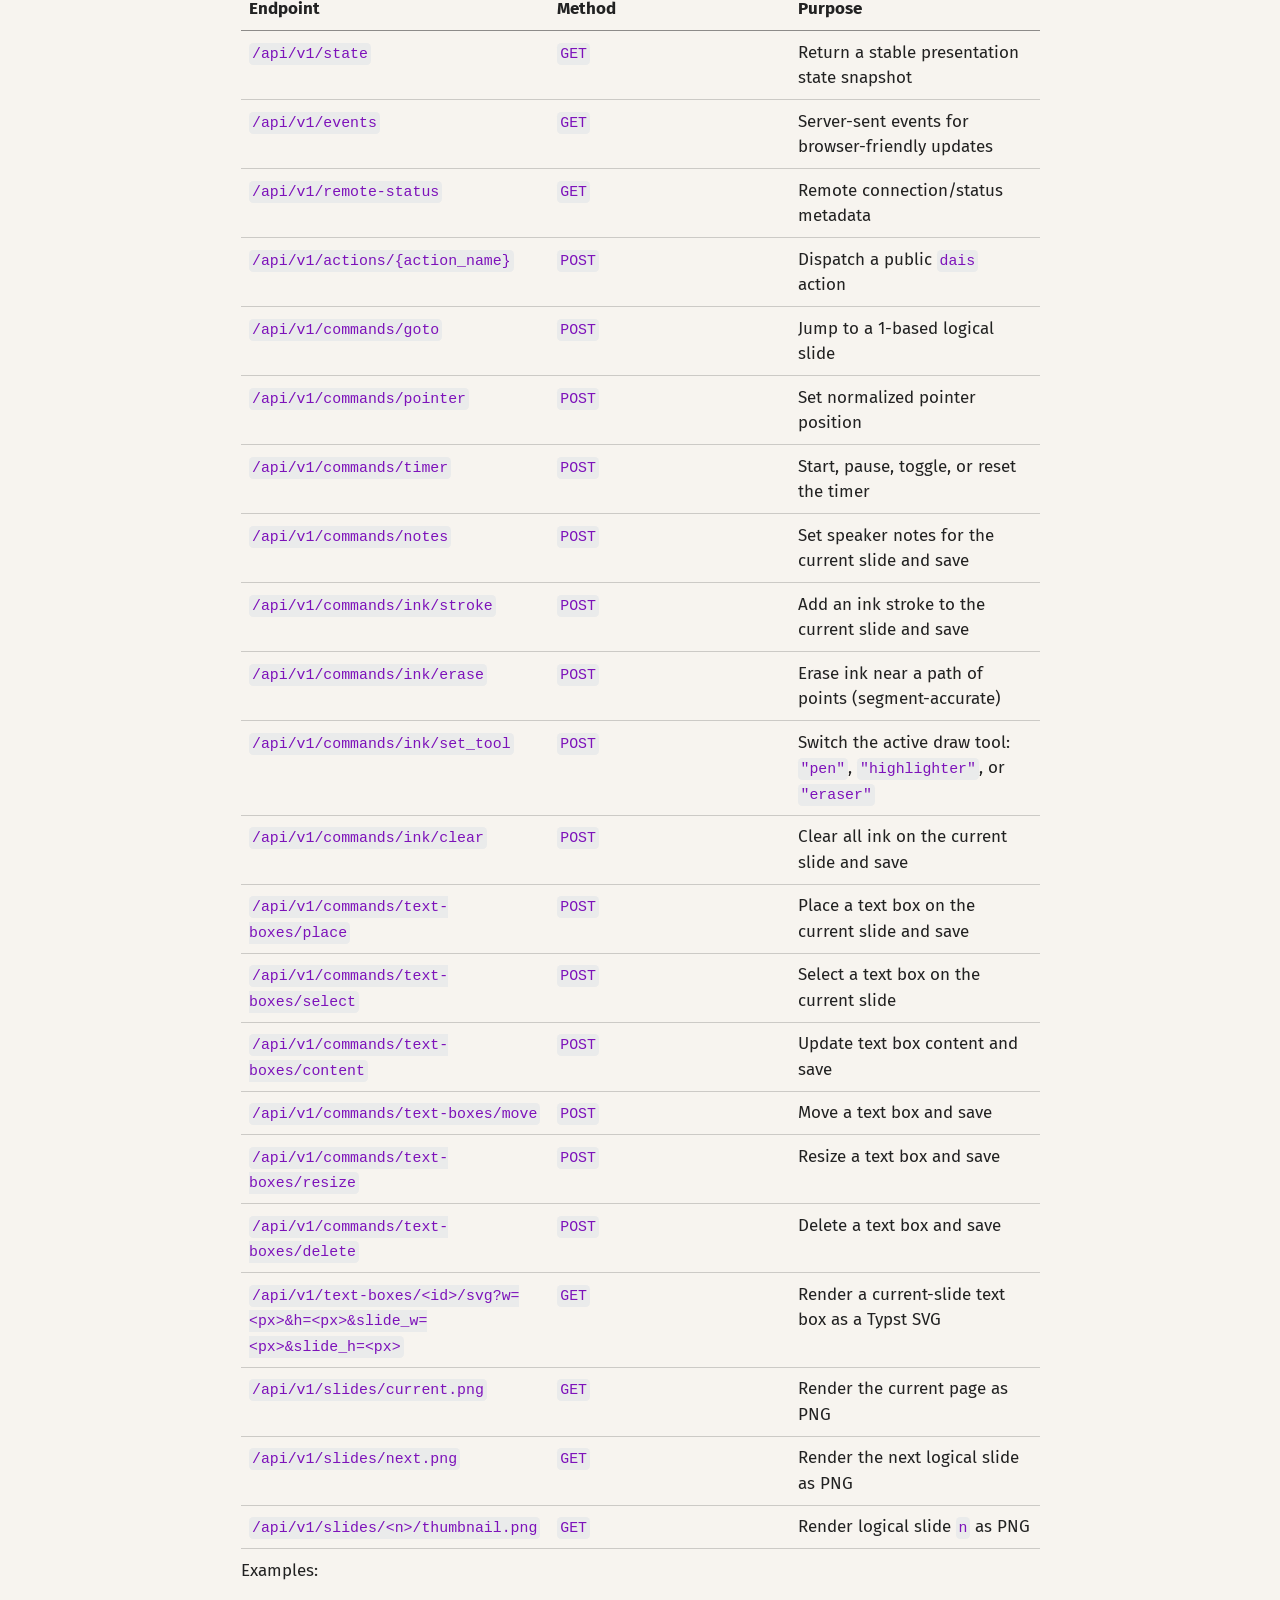
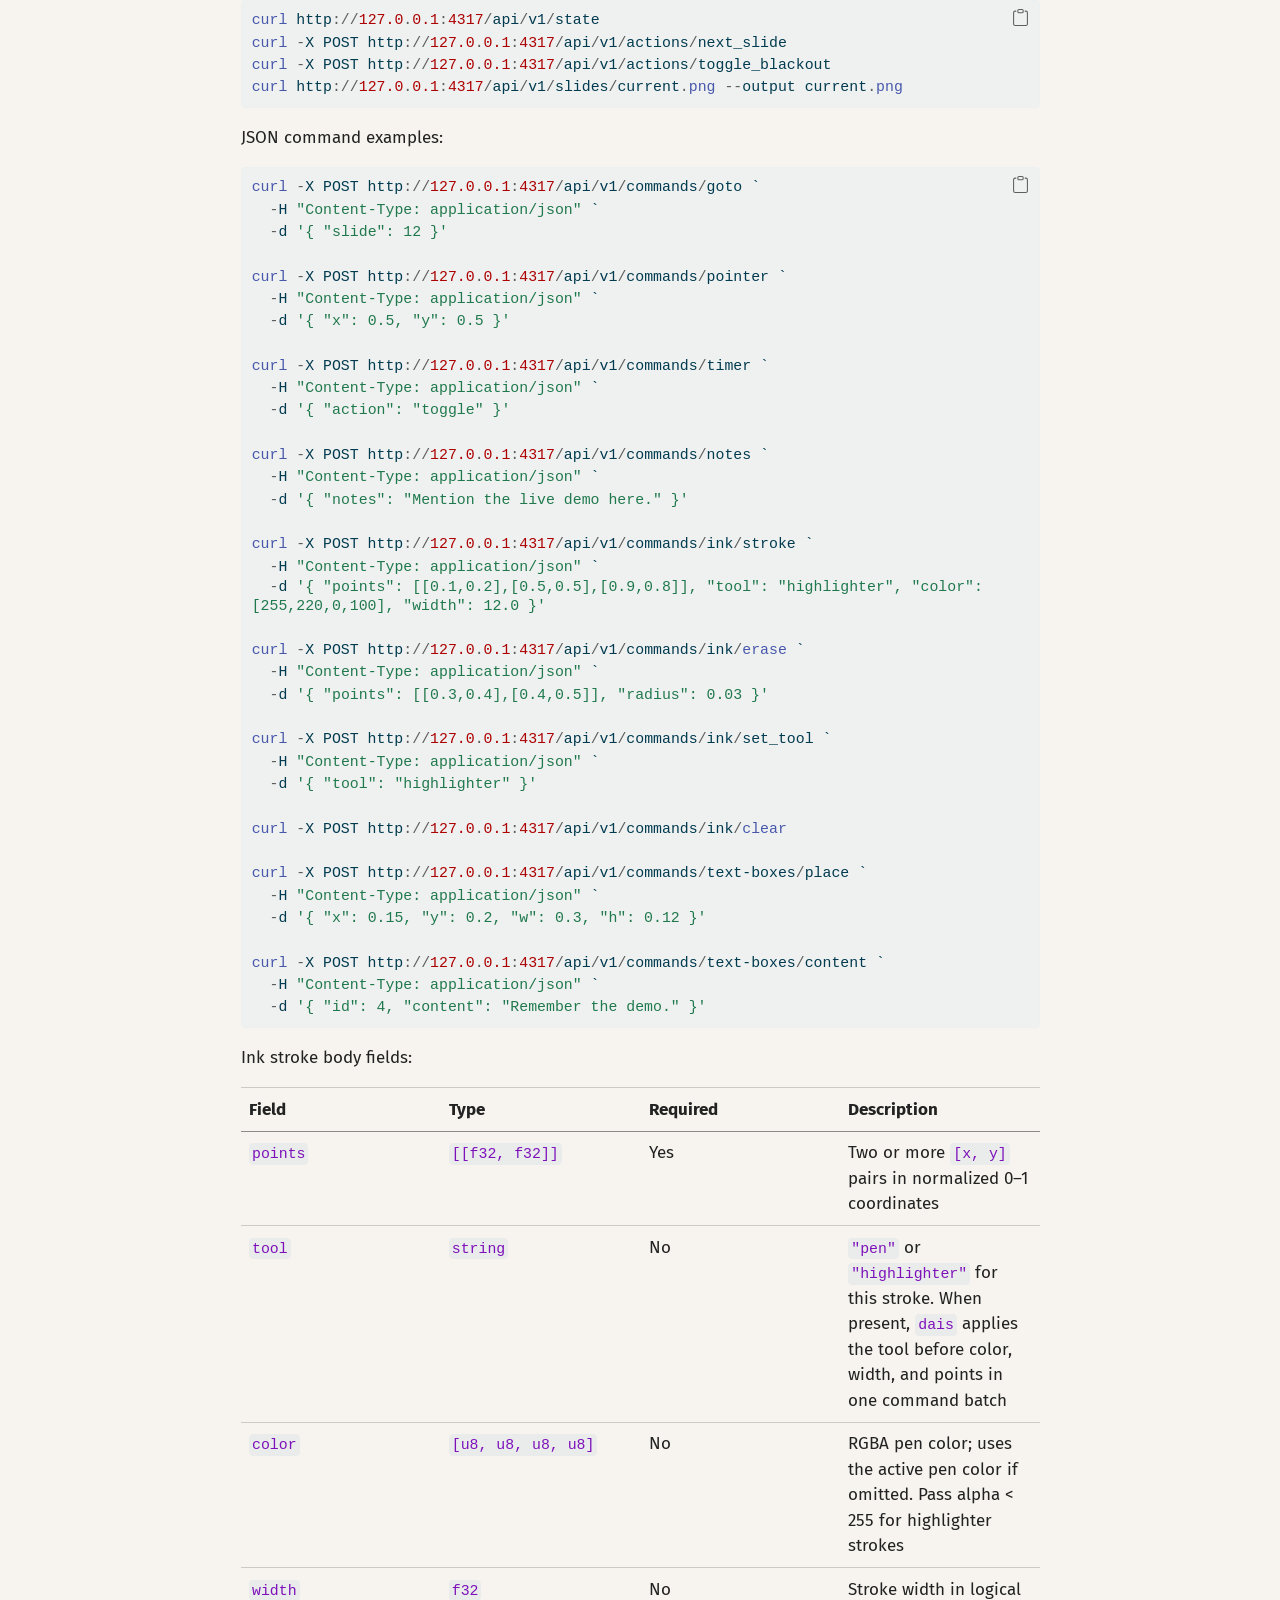
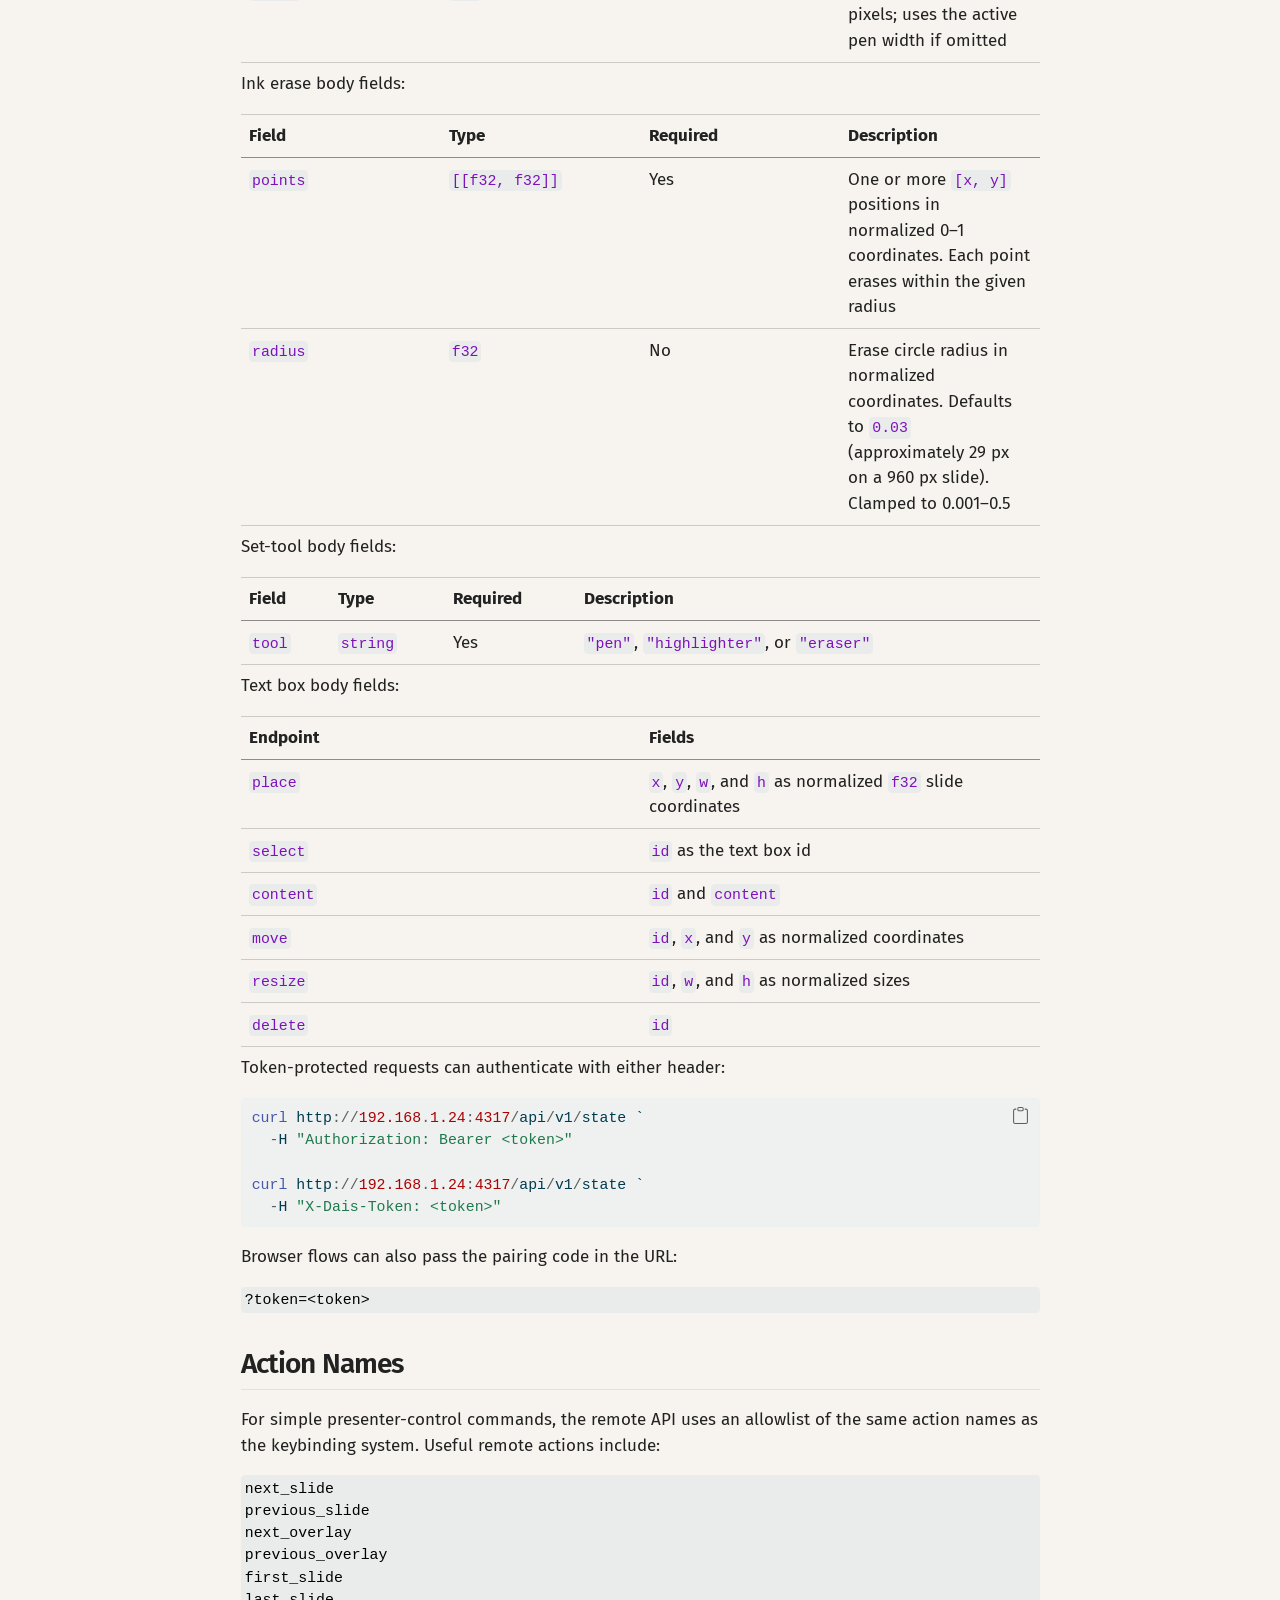
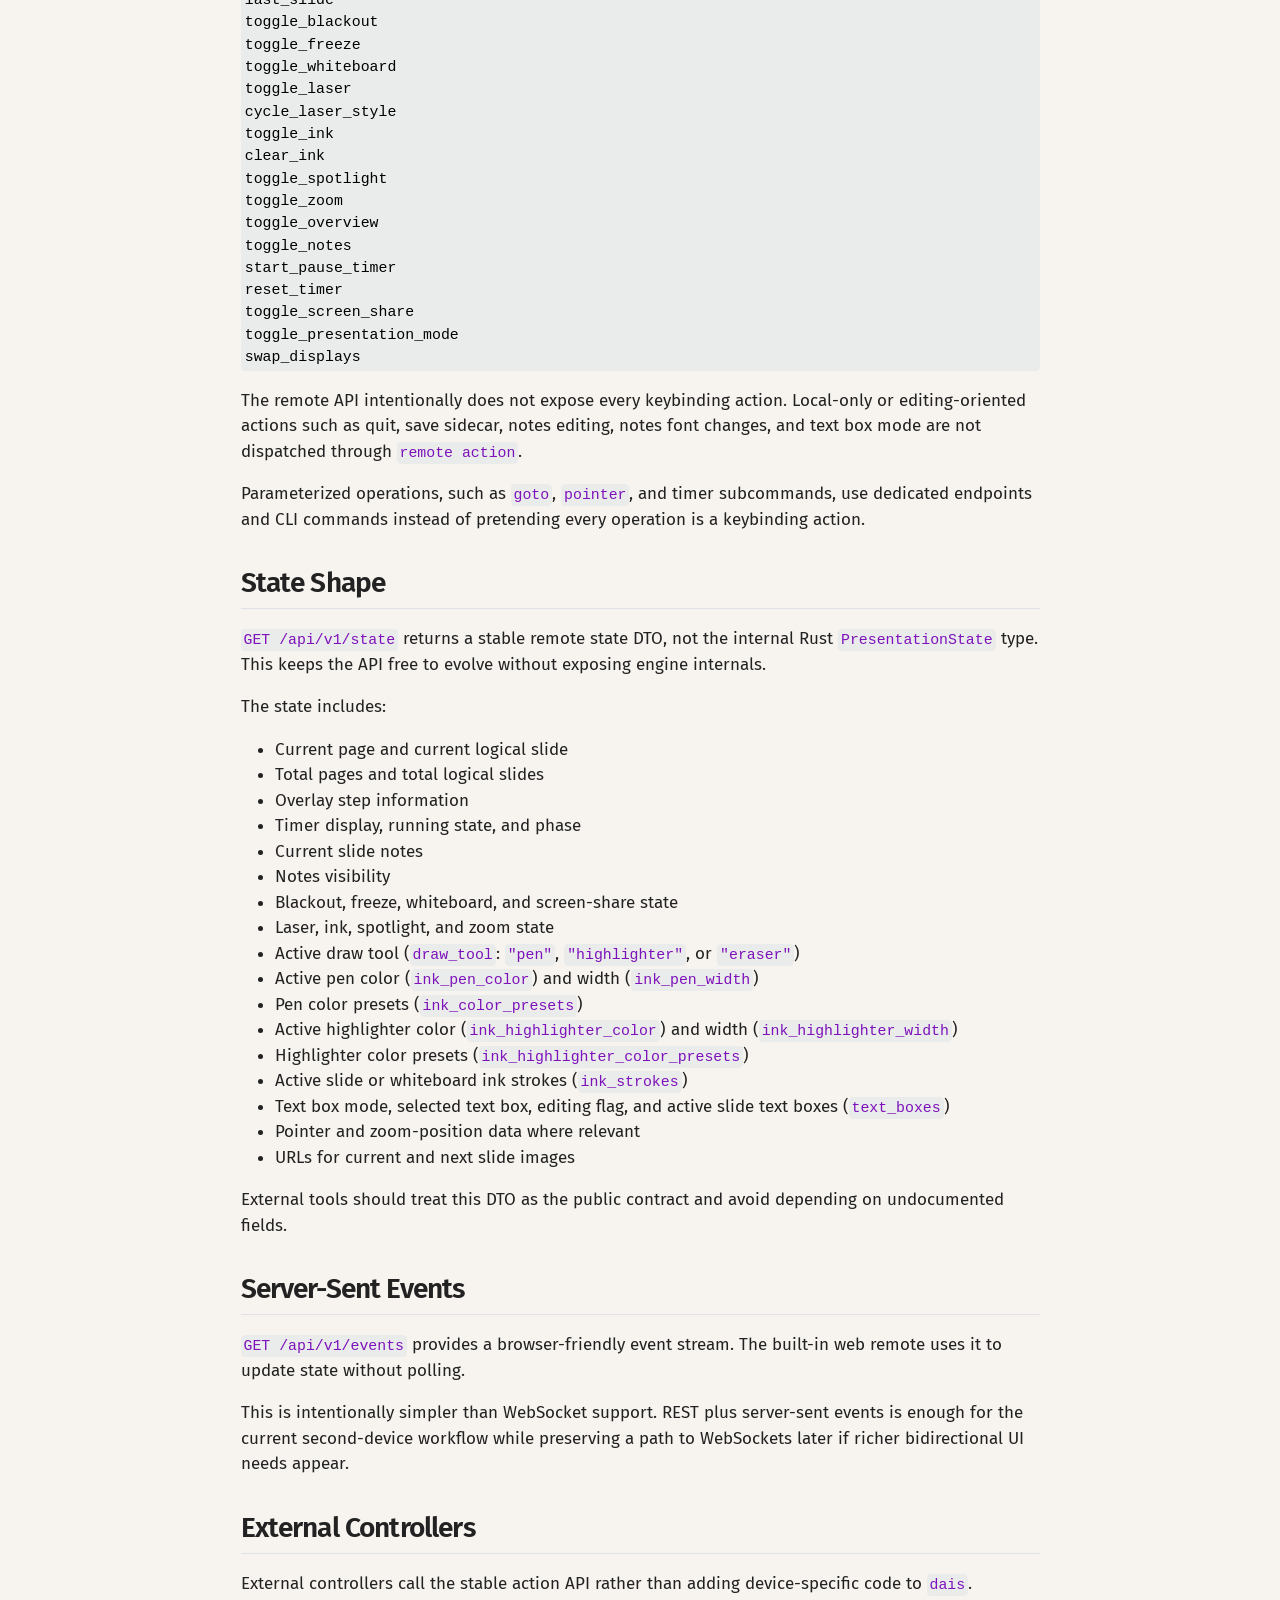
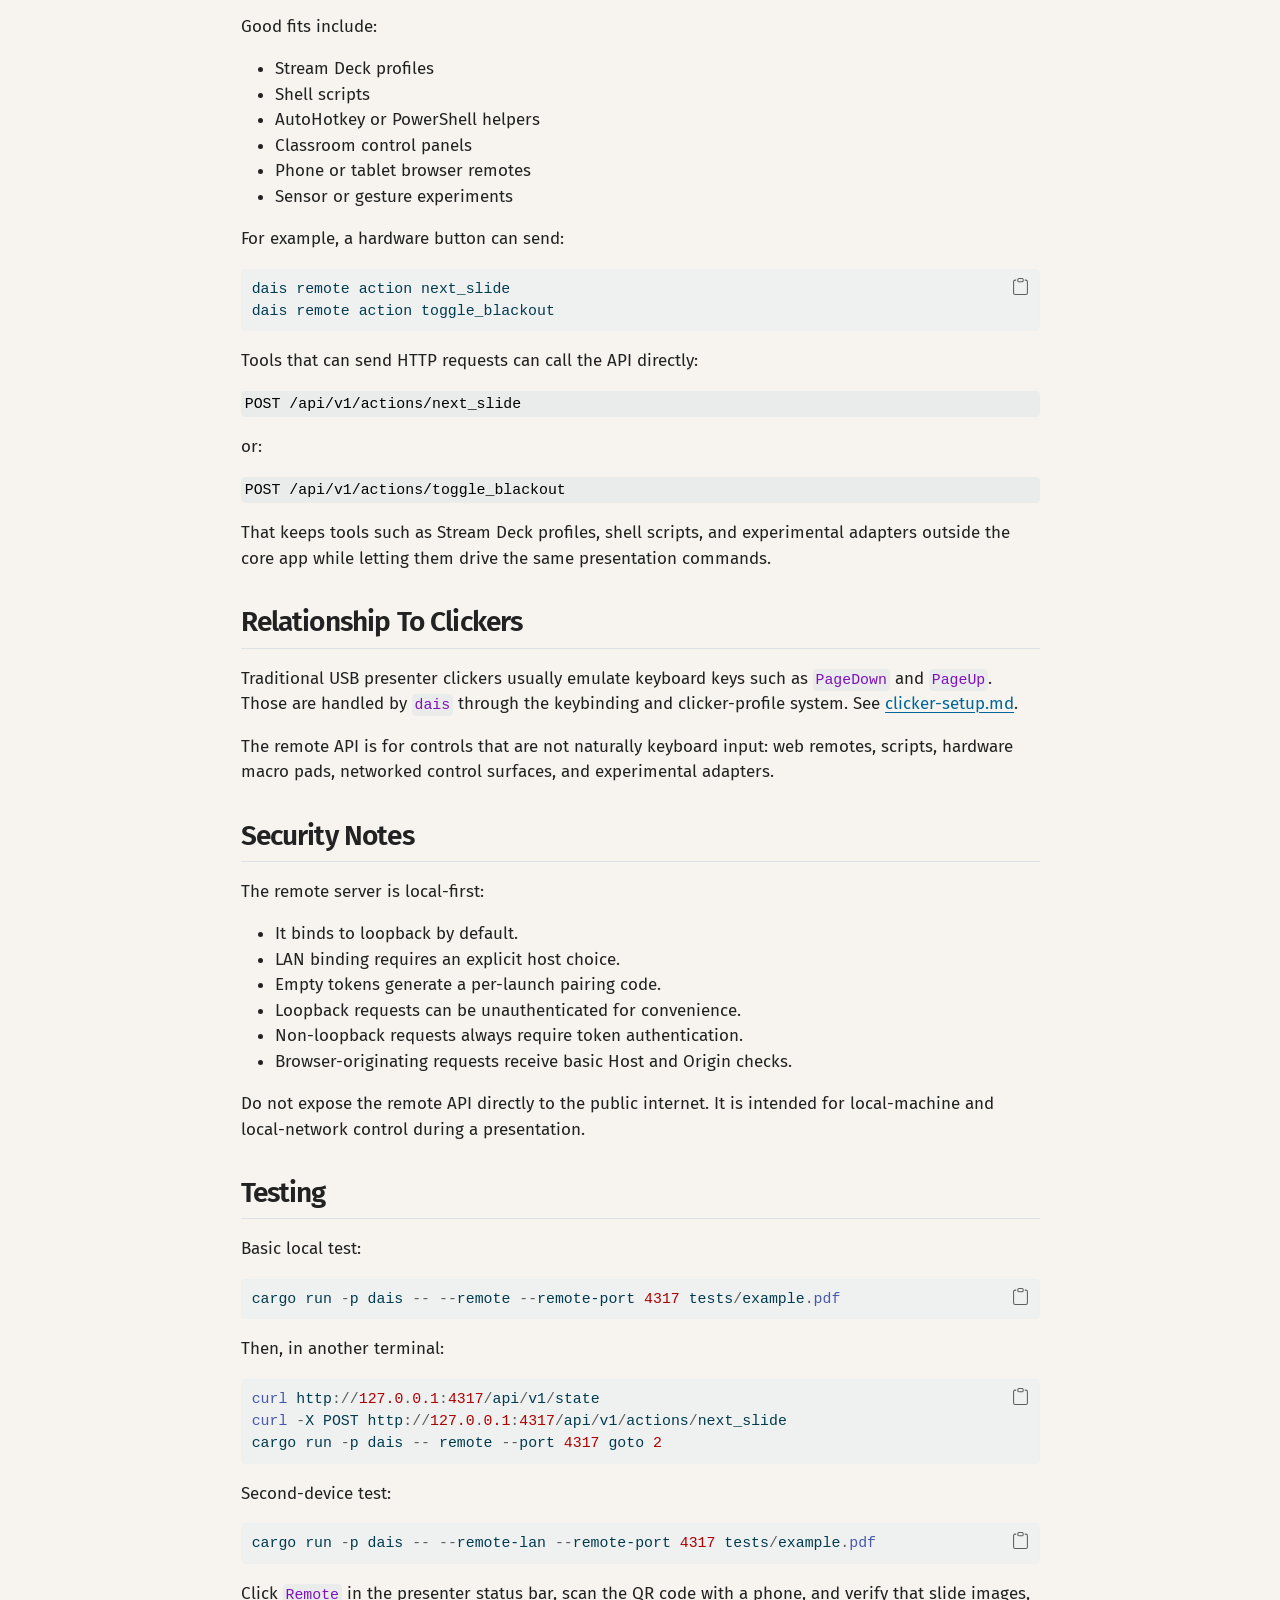
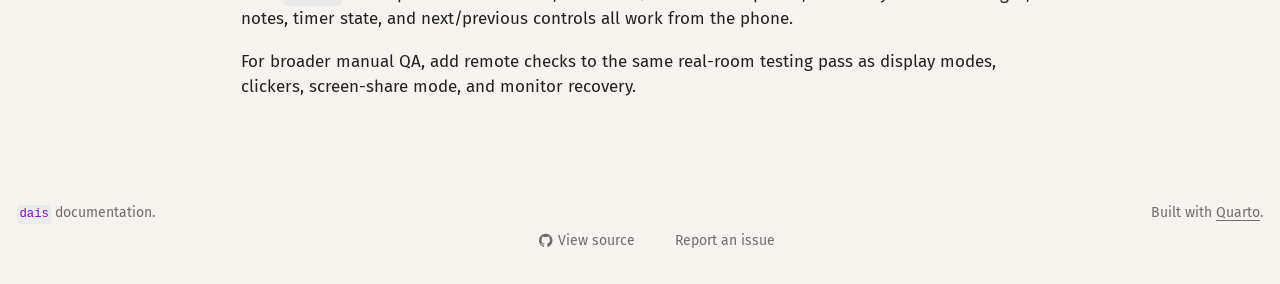
<file: remote.html>
<!DOCTYPE html>
<html xmlns="http://www.w3.org/1999/xhtml" lang="en" xml:lang="en"><head>

<meta charset="utf-8">
<meta name="generator" content="quarto-1.9.38">

<meta name="viewport" content="width=device-width, initial-scale=1.0, user-scalable=yes">


<title>remote – dais</title>
<style>
/* Default styles provided by pandoc.
** See https://pandoc.org/MANUAL.html#variables-for-html for config info.
*/
code{white-space: pre-wrap;}
span.smallcaps{font-variant: small-caps;}
div.columns{display: flex; gap: min(4vw, 1.5em);}
div.column{flex: auto; overflow-x: auto;}
div.hanging-indent{margin-left: 1.5em; text-indent: -1.5em;}
ul.task-list{list-style: none;}
ul.task-list li input[type="checkbox"] {
  width: 0.8em;
  margin: 0 0.8em 0.2em -1em; /* quarto-specific, see https://github.com/quarto-dev/quarto-cli/issues/4556 */ 
  vertical-align: middle;
}
/* CSS for syntax highlighting */
html { -webkit-text-size-adjust: 100%; }
pre > code.sourceCode { white-space: pre; position: relative; }
pre > code.sourceCode > span { display: inline-block; line-height: 1.25; }
pre > code.sourceCode > span:empty { height: 1.2em; }
.sourceCode { overflow: visible; }
code.sourceCode > span { color: inherit; text-decoration: inherit; }
div.sourceCode { margin: 1em 0; }
pre.sourceCode { margin: 0; }
@media screen {
div.sourceCode { overflow: auto; }
}
@media print {
pre > code.sourceCode { white-space: pre-wrap; }
pre > code.sourceCode > span { text-indent: -5em; padding-left: 5em; }
}
pre.numberSource code
  { counter-reset: source-line 0; }
pre.numberSource code > span
  { position: relative; left: -4em; counter-increment: source-line; }
pre.numberSource code > span > a:first-child::before
  { content: counter(source-line);
    position: relative; left: -1em; text-align: right; vertical-align: baseline;
    border: none; display: inline-block;
    -webkit-touch-callout: none; -webkit-user-select: none;
    -khtml-user-select: none; -moz-user-select: none;
    -ms-user-select: none; user-select: none;
    padding: 0 4px; width: 4em;
  }
pre.numberSource { margin-left: 3em;  padding-left: 4px; }
div.sourceCode
  {   }
@media screen {
pre > code.sourceCode > span > a:first-child::before { text-decoration: underline; }
}
</style>


<script src="site_libs/quarto-nav/quarto-nav.js"></script>
<script src="site_libs/quarto-nav/headroom.min.js"></script>
<script src="site_libs/clipboard/clipboard.min.js"></script>
<script src="site_libs/quarto-search/autocomplete.umd.js"></script>
<script src="site_libs/quarto-search/fuse.min.js"></script>
<script src="site_libs/quarto-search/quarto-search.js"></script>
<meta name="quarto:offset" content="./">
<link href="./../assets/dais.ico" rel="icon">
<script src="site_libs/quarto-html/quarto.js" type="module"></script>
<script src="site_libs/quarto-html/tabsets/tabsets.js" type="module"></script>
<script src="site_libs/quarto-html/popper.min.js"></script>
<script src="site_libs/quarto-html/tippy.umd.min.js"></script>
<script src="site_libs/quarto-html/anchor.min.js"></script>
<link href="site_libs/quarto-html/tippy.css" rel="stylesheet">
<link href="site_libs/quarto-html/quarto-syntax-highlighting-15634bcf2e68342d4ad2dfa704d543f6.css" rel="stylesheet" id="quarto-text-highlighting-styles">
<script src="site_libs/bootstrap/bootstrap.min.js"></script>
<link href="site_libs/bootstrap/bootstrap-icons.css" rel="stylesheet">
<link href="site_libs/bootstrap/bootstrap-dabe172eb55fd7b6fc99fa15088a2693.min.css" rel="stylesheet" append-hash="true" id="quarto-bootstrap" data-mode="light">
<script id="quarto-search-options" type="application/json">{
  "location": "navbar",
  "copy-button": false,
  "collapse-after": 3,
  "panel-placement": "end",
  "type": "overlay",
  "limit": 50,
  "keyboard-shortcut": [
    "f",
    "/",
    "s"
  ],
  "show-item-context": false,
  "language": {
    "search-no-results-text": "No results",
    "search-matching-documents-text": "matching documents",
    "search-copy-link-title": "Copy link to search",
    "search-hide-matches-text": "Hide additional matches",
    "search-more-match-text": "more match in this document",
    "search-more-matches-text": "more matches in this document",
    "search-clear-button-title": "Clear",
    "search-text-placeholder": "",
    "search-detached-cancel-button-title": "Cancel",
    "search-submit-button-title": "Submit",
    "search-label": "Search"
  }
}</script>


</head>

<body class="nav-fixed fullcontent quarto-light">

<div id="quarto-search-results"></div>
  <header id="quarto-header" class="headroom fixed-top">
    <nav class="navbar navbar-expand-lg " data-bs-theme="dark">
      <div class="navbar-container container-fluid">
      <div class="navbar-brand-container mx-auto">
    <a class="navbar-brand" href="./index.html">
    <span class="navbar-title">dais</span>
    </a>
  </div>
            <div id="quarto-search" class="" title="Search"></div>
          <button class="navbar-toggler" type="button" data-bs-toggle="collapse" data-bs-target="#navbarCollapse" aria-controls="navbarCollapse" role="menu" aria-expanded="false" aria-label="Toggle navigation" onclick="if (window.quartoToggleHeadroom) { window.quartoToggleHeadroom(); }">
  <span class="navbar-toggler-icon"></span>
</button>
          <div class="collapse navbar-collapse" id="navbarCollapse">
            <ul class="navbar-nav navbar-nav-scroll me-auto">
  <li class="nav-item">
    <a class="nav-link" href="./index.html"> 
<span class="menu-text">Home</span></a>
  </li>  
  <li class="nav-item">
    <a class="nav-link" href="./configuration.html"> 
<span class="menu-text">Configuration</span></a>
  </li>  
  <li class="nav-item">
    <a class="nav-link" href="./notes.html"> 
<span class="menu-text">Notes</span></a>
  </li>  
  <li class="nav-item">
    <a class="nav-link" href="./export.html"> 
<span class="menu-text">Export</span></a>
  </li>  
  <li class="nav-item">
    <a class="nav-link" href="./keybindings.html"> 
<span class="menu-text">Keybindings</span></a>
  </li>  
  <li class="nav-item">
    <a class="nav-link" href="./clicker-setup.html"> 
<span class="menu-text">Clickers</span></a>
  </li>  
  <li class="nav-item">
    <a class="nav-link active" href="./remote.html" aria-current="page"> 
<span class="menu-text">Remote</span></a>
  </li>  
  <li class="nav-item">
    <a class="nav-link" href="./news.html"> 
<span class="menu-text">News</span></a>
  </li>  
</ul>
            <ul class="navbar-nav navbar-nav-scroll ms-auto">
  <li class="nav-item compact">
    <a class="nav-link" href="https://github.com/christopherkenny/dais"> <i class="bi bi-github" role="img">
</i> 
<span class="menu-text"></span></a>
  </li>  
</ul>
          </div> <!-- /navcollapse -->
            <div class="quarto-navbar-tools">
</div>
      </div> <!-- /container-fluid -->
    </nav>
</header>
<!-- content -->
<div id="quarto-content" class="quarto-container page-columns page-rows-contents page-layout-article page-navbar">
<!-- sidebar -->
<!-- margin-sidebar -->
    
<!-- main -->
<main class="content" id="quarto-document-content"><header id="title-block-header" class="quarto-title-block"></header>




<section id="remote-control" class="level1">
<h1>Remote Control</h1>
<p><code>dais</code> can expose a local remote-control API while a presentation is running. The remote layer is designed for second-device control, local scripts, Stream Deck profiles, classroom automation, and experimental adapters that should not live inside the core presenter.</p>
<p>Remote control is an input adapter. Requests become normal <code>dais</code> commands, and the presentation engine remains the only owner of presentation state.</p>
<section id="quick-start" class="level2">
<h2 class="anchored" data-anchor-id="quick-start">Quick Start</h2>
<p>Start a presentation with the remote server enabled:</p>
<div class="code-copy-outer-scaffold"><div class="sourceCode" id="cb1"><pre class="sourceCode powershell code-with-copy"><code class="sourceCode powershell"><span id="cb1-1"><a href="#cb1-1" aria-hidden="true" tabindex="-1"></a>dais <span class="op">--</span>remote slides<span class="op">.</span><span class="fu">pdf</span></span></code></pre></div><button title="Copy to Clipboard" class="code-copy-button"><i class="bi"></i></button></div>
<p>For development from the repository:</p>
<div class="code-copy-outer-scaffold"><div class="sourceCode" id="cb2"><pre class="sourceCode powershell code-with-copy"><code class="sourceCode powershell"><span id="cb2-1"><a href="#cb2-1" aria-hidden="true" tabindex="-1"></a>cargo run <span class="op">-</span>p dais <span class="op">--</span> <span class="op">--</span>remote tests<span class="op">/</span>example<span class="op">.</span><span class="fu">pdf</span></span></code></pre></div><button title="Copy to Clipboard" class="code-copy-button"><i class="bi"></i></button></div>
<p>By default, <code>dais</code> listens on:</p>
<pre class="text"><code>http://127.0.0.1:4317</code></pre>
<p>Open the built-in browser remote:</p>
<pre class="text"><code>http://127.0.0.1:4317/remote</code></pre>
<p>Or send commands from another terminal:</p>
<div class="code-copy-outer-scaffold"><div class="sourceCode" id="cb5"><pre class="sourceCode powershell code-with-copy"><code class="sourceCode powershell"><span id="cb5-1"><a href="#cb5-1" aria-hidden="true" tabindex="-1"></a>dais remote state</span>
<span id="cb5-2"><a href="#cb5-2" aria-hidden="true" tabindex="-1"></a>dais remote action next_slide</span>
<span id="cb5-3"><a href="#cb5-3" aria-hidden="true" tabindex="-1"></a>dais remote action previous_slide</span>
<span id="cb5-4"><a href="#cb5-4" aria-hidden="true" tabindex="-1"></a>dais remote goto <span class="dv">12</span></span>
<span id="cb5-5"><a href="#cb5-5" aria-hidden="true" tabindex="-1"></a><span class="dt">dais</span> remote timer toggle</span></code></pre></div><button title="Copy to Clipboard" class="code-copy-button"><i class="bi"></i></button></div>
</section>
<section id="browser-remote" class="level2">
<h2 class="anchored" data-anchor-id="browser-remote">Browser Remote</h2>
<p>The browser remote is served directly by <code>dais</code> at <code>/remote</code>. It is intended to be usable from a phone, tablet, or local browser without installing a native app.</p>
<p>It currently shows:</p>
<ul>
<li>Current slide image</li>
<li>Next slide image</li>
<li>Current slide number and total</li>
<li>Timer state and controls</li>
<li>Current slide notes, with inline Edit / Save / Cancel controls</li>
<li>Previous and next controls</li>
<li>Blackout, freeze, whiteboard, and laser controls</li>
<li>Goto slide input</li>
<li>Drawing and text-box controls on the Annotate tab</li>
<li>Connection state and last-command feedback</li>
</ul>
<section id="notes-editing" class="level3">
<h3 class="anchored" data-anchor-id="notes-editing">Notes editing</h3>
<p>The Notes tab has an <strong>Edit</strong> button that opens the current slide’s notes in a text field. Click <strong>Save</strong> to write the change and persist it to the sidecar immediately. <strong>Cancel</strong> discards the draft. Slide changes received while editing do not overwrite the draft.</p>
</section>
<section id="annotating" class="level3">
<h3 class="anchored" data-anchor-id="annotating">Annotating</h3>
<p>The Annotate tab shows the current slide with an overlay for drawing and text boxes. Draw with a finger, mouse, or stylus (including Apple Pencil on iPad). Each completed stroke is sent to the presenter screen and saved to the sidecar immediately.</p>
<p>Controls:</p>
<ul>
<li><strong>Tool selector</strong> — <strong>Pen</strong>, <strong>Hi</strong> (highlighter), <strong>Eraser</strong>. Pen draws opaque strokes using the selected color and width. Highlighter draws semi-transparent wide strokes useful for marking key points. Eraser removes ink by proximity — drag over strokes to clip them away.</li>
<li><strong>Text</strong> — switches the Annotate tab to text-box editing.</li>
<li><strong>Pen colors</strong> — color swatches matching the presenter’s configured ink palette.</li>
<li><strong>Highlighter colors</strong> — semi-transparent yellow, green, cyan, and pink (or configured presets).</li>
<li><strong>Width</strong> — Thin, Med, Thick (different pixel sizes for pen vs.&nbsp;highlighter).</li>
<li><strong>Clear</strong> — removes all ink on the current slide.</li>
</ul>
<p>The active tool is kept in sync with the presenter console. The local canvas provides immediate feedback while the stroke or erase is in transit, then refreshes from the presenter’s authoritative ink state. When the presenter navigates to a different slide, the canvas clears automatically to match the new slide. When whiteboard mode is active, the Annotate tab switches to a blank white drawing surface and remote strokes are saved to the shared whiteboard instead of the current slide.</p>
<p>Drawing works alongside the presenter’s own ink tools. If the presenter already has ink mode active, remote strokes are added without toggling it; if ink mode is off, the remote enables it for the stroke and restores it afterward.</p>
</section>
<section id="text-boxes" class="level3">
<h3 class="anchored" data-anchor-id="text-boxes">Text boxes</h3>
<p>The <strong>Text</strong> tool edits slide text boxes from the browser remote. Drag on empty slide space to place a new text box. Tap a text box to select it. Drag the selected box to move it, drag its lower-right handle to resize it, edit its content in the text field, and use <strong>Save</strong> or <strong>Delete</strong> to persist the change. The text field and its Save/Delete controls appear below the slide preview so mobile browsers keep the slide preview in place while editing.</p>
<p>The browser remote previews saved text boxes with SVGs rendered by <code>dais</code>’s Typst renderer. The edit field remains plain text so Typst markup can be entered directly.</p>
</section>
</section>
<section id="pairing-a-second-device" class="level2">
<h2 class="anchored" data-anchor-id="pairing-a-second-device">Pairing A Second Device</h2>
<p>For a phone or tablet on the same network, bind the server to a LAN-reachable address:</p>
<div class="code-copy-outer-scaffold"><div class="sourceCode" id="cb6"><pre class="sourceCode powershell code-with-copy"><code class="sourceCode powershell"><span id="cb6-1"><a href="#cb6-1" aria-hidden="true" tabindex="-1"></a>dais <span class="op">--</span>remote-lan slides<span class="op">.</span><span class="fu">pdf</span></span></code></pre></div><button title="Copy to Clipboard" class="code-copy-button"><i class="bi"></i></button></div>
<p>When remote mode is enabled, the presenter console shows a <code>Remote</code> item in the bottom status bar. Click it to see copyable pairing URLs, the current pairing code, and QR codes for phone/tablet URLs.</p>
<p>If <code>dais</code> is bound to <code>0.0.0.0</code>, it does not advertise <code>0.0.0.0</code> as a pairing URL. Instead, it shows loopback and likely LAN URLs such as:</p>
<pre class="text"><code>http://127.0.0.1:4317/remote
http://192.168.1.24:4317/remote?token=...</code></pre>
<p>Non-loopback devices always need the pairing code. If a phone cannot connect, check:</p>
<ul>
<li>The phone and computer are on the same network.</li>
<li>The network allows devices to reach each other.</li>
<li>The OS firewall allowed <code>dais</code> to accept local network connections.</li>
<li>The phone used the tokenized pairing URL or QR code from the <code>dais</code> presenter UI.</li>
</ul>
</section>
<section id="configuration" class="level2">
<h2 class="anchored" data-anchor-id="configuration">Configuration</h2>
<p>Remote settings live under <code>[remote]</code> in <code>config.toml</code> or project-local <code>dais.toml</code>:</p>
<div class="code-copy-outer-scaffold"><div class="sourceCode" id="cb8"><pre class="sourceCode toml code-with-copy"><code class="sourceCode toml"><span id="cb8-1"><a href="#cb8-1" aria-hidden="true" tabindex="-1"></a><span class="kw">[remote]</span></span>
<span id="cb8-2"><a href="#cb8-2" aria-hidden="true" tabindex="-1"></a><span class="dt">enabled</span> <span class="op">=</span> <span class="cn">false</span></span>
<span id="cb8-3"><a href="#cb8-3" aria-hidden="true" tabindex="-1"></a><span class="dt">host</span> <span class="op">=</span> <span class="st">"127.0.0.1"</span></span>
<span id="cb8-4"><a href="#cb8-4" aria-hidden="true" tabindex="-1"></a><span class="dt">port</span> <span class="op">=</span> <span class="dv">4317</span></span>
<span id="cb8-5"><a href="#cb8-5" aria-hidden="true" tabindex="-1"></a><span class="dt">token</span> <span class="op">=</span> <span class="st">""</span></span>
<span id="cb8-6"><a href="#cb8-6" aria-hidden="true" tabindex="-1"></a><span class="dt">allow_unauthenticated_loopback</span> <span class="op">=</span> <span class="cn">true</span></span></code></pre></div><button title="Copy to Clipboard" class="code-copy-button"><i class="bi"></i></button></div>
<p>Fields:</p>
<table class="caption-top table">
<colgroup>
<col style="width: 50%">
<col style="width: 50%">
</colgroup>
<thead>
<tr class="header">
<th>Field</th>
<th>Description</th>
</tr>
</thead>
<tbody>
<tr class="odd">
<td><code>enabled</code></td>
<td>Start the remote server when a presentation starts</td>
</tr>
<tr class="even">
<td><code>host</code></td>
<td>Bind address. <code>127.0.0.1</code> is local-only; <code>0.0.0.0</code> accepts connections on all interfaces</td>
</tr>
<tr class="odd">
<td><code>port</code></td>
<td>TCP port. Use <code>0</code> to ask the OS for a free port</td>
</tr>
<tr class="even">
<td><code>token</code></td>
<td>Authentication token. Empty means <code>dais</code> generates a short pairing code per launch. Custom tokens may contain only ASCII letters and digits</td>
</tr>
<tr class="odd">
<td><code>allow_unauthenticated_loopback</code></td>
<td>Allows local same-machine requests without a token</td>
</tr>
</tbody>
</table>
<p>Loopback convenience only applies to loopback clients. Non-loopback clients always need a pairing code.</p>
<p>CLI flags override config for the current session:</p>
<div class="code-copy-outer-scaffold"><div class="sourceCode" id="cb9"><pre class="sourceCode powershell code-with-copy"><code class="sourceCode powershell"><span id="cb9-1"><a href="#cb9-1" aria-hidden="true" tabindex="-1"></a>dais <span class="op">--</span>remote slides<span class="op">.</span><span class="fu">pdf</span></span>
<span id="cb9-2"><a href="#cb9-2" aria-hidden="true" tabindex="-1"></a>dais <span class="op">--</span>remote-lan slides<span class="op">.</span><span class="fu">pdf</span></span>
<span id="cb9-3"><a href="#cb9-3" aria-hidden="true" tabindex="-1"></a>dais <span class="op">--</span>remote <span class="op">--</span>remote-port <span class="dv">4317</span> slides<span class="op">.</span><span class="fu">pdf</span></span>
<span id="cb9-4"><a href="#cb9-4" aria-hidden="true" tabindex="-1"></a>dais <span class="op">--</span>remote <span class="op">--</span>remote-host <span class="dv">192.168</span><span class="op">.</span><span class="dv">1.24</span> slides<span class="op">.</span><span class="fu">pdf</span></span></code></pre></div><button title="Copy to Clipboard" class="code-copy-button"><i class="bi"></i></button></div>
<p>Use <code>--remote-lan</code> for normal phone/tablet pairing. Use <code>--remote-host</code> only when you need to bind to a specific interface.</p>
</section>
<section id="cli-remote" class="level2">
<h2 class="anchored" data-anchor-id="cli-remote">CLI Remote</h2>
<p>The same <code>dais</code> binary can control an already-running presentation:</p>
<div class="code-copy-outer-scaffold"><div class="sourceCode" id="cb10"><pre class="sourceCode powershell code-with-copy"><code class="sourceCode powershell"><span id="cb10-1"><a href="#cb10-1" aria-hidden="true" tabindex="-1"></a>dais remote state</span>
<span id="cb10-2"><a href="#cb10-2" aria-hidden="true" tabindex="-1"></a>dais remote action next_slide</span>
<span id="cb10-3"><a href="#cb10-3" aria-hidden="true" tabindex="-1"></a>dais remote action toggle_blackout</span>
<span id="cb10-4"><a href="#cb10-4" aria-hidden="true" tabindex="-1"></a>dais remote goto <span class="dv">12</span></span>
<span id="cb10-5"><a href="#cb10-5" aria-hidden="true" tabindex="-1"></a><span class="dt">dais</span> remote pointer <span class="dv">0.5</span> <span class="dv">0.5</span></span>
<span id="cb10-6"><a href="#cb10-6" aria-hidden="true" tabindex="-1"></a><span class="dt">dais</span> remote timer <span class="fu">start</span></span>
<span id="cb10-7"><a href="#cb10-7" aria-hidden="true" tabindex="-1"></a>dais remote timer pause</span>
<span id="cb10-8"><a href="#cb10-8" aria-hidden="true" tabindex="-1"></a>dais remote timer toggle</span>
<span id="cb10-9"><a href="#cb10-9" aria-hidden="true" tabindex="-1"></a>dais remote timer reset</span>
<span id="cb10-10"><a href="#cb10-10" aria-hidden="true" tabindex="-1"></a>dais remote notes <span class="st">"Mention the live demo here."</span></span></code></pre></div><button title="Copy to Clipboard" class="code-copy-button"><i class="bi"></i></button></div>
<p>Shared connection options:</p>
<div class="code-copy-outer-scaffold"><div class="sourceCode" id="cb11"><pre class="sourceCode powershell code-with-copy"><code class="sourceCode powershell"><span id="cb11-1"><a href="#cb11-1" aria-hidden="true" tabindex="-1"></a>dais remote <span class="op">--</span>host <span class="dv">127.0</span><span class="op">.</span><span class="dv">0.1</span> <span class="op">--</span>port <span class="dv">4317</span> state</span>
<span id="cb11-2"><a href="#cb11-2" aria-hidden="true" tabindex="-1"></a>dais remote <span class="op">--</span>host <span class="dv">192.168</span><span class="op">.</span><span class="dv">1.24</span> <span class="op">--</span>port <span class="dv">4317</span> <span class="op">--</span>token <span class="op">&lt;</span>token<span class="op">&gt;</span> action next_slide</span></code></pre></div><button title="Copy to Clipboard" class="code-copy-button"><i class="bi"></i></button></div>
<p>The CLI is useful for smoke testing, automation, keyboard macro tools, and external control programs that prefer shell commands over raw HTTP.</p>
</section>
<section id="rest-api" class="level2">
<h2 class="anchored" data-anchor-id="rest-api">REST API</h2>
<p>All API endpoints are under <code>/api/v1</code>.</p>
<table class="caption-top table">
<colgroup>
<col style="width: 33%">
<col style="width: 33%">
<col style="width: 33%">
</colgroup>
<thead>
<tr class="header">
<th>Endpoint</th>
<th>Method</th>
<th>Purpose</th>
</tr>
</thead>
<tbody>
<tr class="odd">
<td><code>/api/v1/state</code></td>
<td><code>GET</code></td>
<td>Return a stable presentation state snapshot</td>
</tr>
<tr class="even">
<td><code>/api/v1/events</code></td>
<td><code>GET</code></td>
<td>Server-sent events for browser-friendly updates</td>
</tr>
<tr class="odd">
<td><code>/api/v1/remote-status</code></td>
<td><code>GET</code></td>
<td>Remote connection/status metadata</td>
</tr>
<tr class="even">
<td><code>/api/v1/actions/{action_name}</code></td>
<td><code>POST</code></td>
<td>Dispatch a public <code>dais</code> action</td>
</tr>
<tr class="odd">
<td><code>/api/v1/commands/goto</code></td>
<td><code>POST</code></td>
<td>Jump to a 1-based logical slide</td>
</tr>
<tr class="even">
<td><code>/api/v1/commands/pointer</code></td>
<td><code>POST</code></td>
<td>Set normalized pointer position</td>
</tr>
<tr class="odd">
<td><code>/api/v1/commands/timer</code></td>
<td><code>POST</code></td>
<td>Start, pause, toggle, or reset the timer</td>
</tr>
<tr class="even">
<td><code>/api/v1/commands/notes</code></td>
<td><code>POST</code></td>
<td>Set speaker notes for the current slide and save</td>
</tr>
<tr class="odd">
<td><code>/api/v1/commands/ink/stroke</code></td>
<td><code>POST</code></td>
<td>Add an ink stroke to the current slide and save</td>
</tr>
<tr class="even">
<td><code>/api/v1/commands/ink/erase</code></td>
<td><code>POST</code></td>
<td>Erase ink near a path of points (segment-accurate)</td>
</tr>
<tr class="odd">
<td><code>/api/v1/commands/ink/set_tool</code></td>
<td><code>POST</code></td>
<td>Switch the active draw tool: <code>"pen"</code>, <code>"highlighter"</code>, or <code>"eraser"</code></td>
</tr>
<tr class="even">
<td><code>/api/v1/commands/ink/clear</code></td>
<td><code>POST</code></td>
<td>Clear all ink on the current slide and save</td>
</tr>
<tr class="odd">
<td><code>/api/v1/commands/text-boxes/place</code></td>
<td><code>POST</code></td>
<td>Place a text box on the current slide and save</td>
</tr>
<tr class="even">
<td><code>/api/v1/commands/text-boxes/select</code></td>
<td><code>POST</code></td>
<td>Select a text box on the current slide</td>
</tr>
<tr class="odd">
<td><code>/api/v1/commands/text-boxes/content</code></td>
<td><code>POST</code></td>
<td>Update text box content and save</td>
</tr>
<tr class="even">
<td><code>/api/v1/commands/text-boxes/move</code></td>
<td><code>POST</code></td>
<td>Move a text box and save</td>
</tr>
<tr class="odd">
<td><code>/api/v1/commands/text-boxes/resize</code></td>
<td><code>POST</code></td>
<td>Resize a text box and save</td>
</tr>
<tr class="even">
<td><code>/api/v1/commands/text-boxes/delete</code></td>
<td><code>POST</code></td>
<td>Delete a text box and save</td>
</tr>
<tr class="odd">
<td><code>/api/v1/text-boxes/&lt;id&gt;/svg?w=&lt;px&gt;&amp;h=&lt;px&gt;&amp;slide_w=&lt;px&gt;&amp;slide_h=&lt;px&gt;</code></td>
<td><code>GET</code></td>
<td>Render a current-slide text box as a Typst SVG</td>
</tr>
<tr class="even">
<td><code>/api/v1/slides/current.png</code></td>
<td><code>GET</code></td>
<td>Render the current page as PNG</td>
</tr>
<tr class="odd">
<td><code>/api/v1/slides/next.png</code></td>
<td><code>GET</code></td>
<td>Render the next logical slide as PNG</td>
</tr>
<tr class="even">
<td><code>/api/v1/slides/&lt;n&gt;/thumbnail.png</code></td>
<td><code>GET</code></td>
<td>Render logical slide <code>n</code> as PNG</td>
</tr>
</tbody>
</table>
<p>Examples:</p>
<div class="code-copy-outer-scaffold"><div class="sourceCode" id="cb12"><pre class="sourceCode powershell code-with-copy"><code class="sourceCode powershell"><span id="cb12-1"><a href="#cb12-1" aria-hidden="true" tabindex="-1"></a><span class="fu">curl</span> http<span class="op">://</span><span class="dv">127.0</span><span class="op">.</span><span class="dv">0.1</span><span class="op">:</span><span class="dv">4317</span><span class="op">/</span>api<span class="op">/</span>v1<span class="op">/</span>state</span>
<span id="cb12-2"><a href="#cb12-2" aria-hidden="true" tabindex="-1"></a><span class="fu">curl</span> <span class="op">-</span>X POST http<span class="op">://</span><span class="dv">127.0</span><span class="op">.</span><span class="dv">0.1</span><span class="op">:</span><span class="dv">4317</span><span class="op">/</span>api<span class="op">/</span>v1<span class="op">/</span>actions<span class="op">/</span>next_slide</span>
<span id="cb12-3"><a href="#cb12-3" aria-hidden="true" tabindex="-1"></a><span class="fu">curl</span> <span class="op">-</span>X POST http<span class="op">://</span><span class="dv">127.0</span><span class="op">.</span><span class="dv">0.1</span><span class="op">:</span><span class="dv">4317</span><span class="op">/</span>api<span class="op">/</span>v1<span class="op">/</span>actions<span class="op">/</span>toggle_blackout</span>
<span id="cb12-4"><a href="#cb12-4" aria-hidden="true" tabindex="-1"></a><span class="fu">curl</span> http<span class="op">://</span><span class="dv">127.0</span><span class="op">.</span><span class="dv">0.1</span><span class="op">:</span><span class="dv">4317</span><span class="op">/</span>api<span class="op">/</span>v1<span class="op">/</span>slides<span class="op">/</span>current<span class="op">.</span><span class="fu">png</span> <span class="op">--</span>output current<span class="op">.</span><span class="fu">png</span></span></code></pre></div><button title="Copy to Clipboard" class="code-copy-button"><i class="bi"></i></button></div>
<p>JSON command examples:</p>
<div class="code-copy-outer-scaffold"><div class="sourceCode" id="cb13"><pre class="sourceCode powershell code-with-copy"><code class="sourceCode powershell"><span id="cb13-1"><a href="#cb13-1" aria-hidden="true" tabindex="-1"></a><span class="fu">curl</span> <span class="op">-</span>X POST http<span class="op">://</span><span class="dv">127.0</span><span class="op">.</span><span class="dv">0.1</span><span class="op">:</span><span class="dv">4317</span><span class="op">/</span>api<span class="op">/</span>v1<span class="op">/</span>commands<span class="op">/</span>goto `</span>
<span id="cb13-2"><a href="#cb13-2" aria-hidden="true" tabindex="-1"></a>  <span class="op">-</span>H <span class="st">"Content-Type: application/json"</span> `</span>
<span id="cb13-3"><a href="#cb13-3" aria-hidden="true" tabindex="-1"></a>  <span class="op">-</span>d <span class="st">'{ "slide": 12 }'</span></span>
<span id="cb13-4"><a href="#cb13-4" aria-hidden="true" tabindex="-1"></a></span>
<span id="cb13-5"><a href="#cb13-5" aria-hidden="true" tabindex="-1"></a><span class="fu">curl</span> <span class="op">-</span>X POST http<span class="op">://</span><span class="dv">127.0</span><span class="op">.</span><span class="dv">0.1</span><span class="op">:</span><span class="dv">4317</span><span class="op">/</span>api<span class="op">/</span>v1<span class="op">/</span>commands<span class="op">/</span>pointer `</span>
<span id="cb13-6"><a href="#cb13-6" aria-hidden="true" tabindex="-1"></a>  <span class="op">-</span>H <span class="st">"Content-Type: application/json"</span> `</span>
<span id="cb13-7"><a href="#cb13-7" aria-hidden="true" tabindex="-1"></a>  <span class="op">-</span>d <span class="st">'{ "x": 0.5, "y": 0.5 }'</span></span>
<span id="cb13-8"><a href="#cb13-8" aria-hidden="true" tabindex="-1"></a></span>
<span id="cb13-9"><a href="#cb13-9" aria-hidden="true" tabindex="-1"></a><span class="fu">curl</span> <span class="op">-</span>X POST http<span class="op">://</span><span class="dv">127.0</span><span class="op">.</span><span class="dv">0.1</span><span class="op">:</span><span class="dv">4317</span><span class="op">/</span>api<span class="op">/</span>v1<span class="op">/</span>commands<span class="op">/</span>timer `</span>
<span id="cb13-10"><a href="#cb13-10" aria-hidden="true" tabindex="-1"></a>  <span class="op">-</span>H <span class="st">"Content-Type: application/json"</span> `</span>
<span id="cb13-11"><a href="#cb13-11" aria-hidden="true" tabindex="-1"></a>  <span class="op">-</span>d <span class="st">'{ "action": "toggle" }'</span></span>
<span id="cb13-12"><a href="#cb13-12" aria-hidden="true" tabindex="-1"></a></span>
<span id="cb13-13"><a href="#cb13-13" aria-hidden="true" tabindex="-1"></a><span class="fu">curl</span> <span class="op">-</span>X POST http<span class="op">://</span><span class="dv">127.0</span><span class="op">.</span><span class="dv">0.1</span><span class="op">:</span><span class="dv">4317</span><span class="op">/</span>api<span class="op">/</span>v1<span class="op">/</span>commands<span class="op">/</span>notes `</span>
<span id="cb13-14"><a href="#cb13-14" aria-hidden="true" tabindex="-1"></a>  <span class="op">-</span>H <span class="st">"Content-Type: application/json"</span> `</span>
<span id="cb13-15"><a href="#cb13-15" aria-hidden="true" tabindex="-1"></a>  <span class="op">-</span>d <span class="st">'{ "notes": "Mention the live demo here." }'</span></span>
<span id="cb13-16"><a href="#cb13-16" aria-hidden="true" tabindex="-1"></a></span>
<span id="cb13-17"><a href="#cb13-17" aria-hidden="true" tabindex="-1"></a><span class="fu">curl</span> <span class="op">-</span>X POST http<span class="op">://</span><span class="dv">127.0</span><span class="op">.</span><span class="dv">0.1</span><span class="op">:</span><span class="dv">4317</span><span class="op">/</span>api<span class="op">/</span>v1<span class="op">/</span>commands<span class="op">/</span>ink<span class="op">/</span>stroke `</span>
<span id="cb13-18"><a href="#cb13-18" aria-hidden="true" tabindex="-1"></a>  <span class="op">-</span>H <span class="st">"Content-Type: application/json"</span> `</span>
<span id="cb13-19"><a href="#cb13-19" aria-hidden="true" tabindex="-1"></a>  <span class="op">-</span>d <span class="st">'{ "points": [[0.1,0.2],[0.5,0.5],[0.9,0.8]], "tool": "highlighter", "color": [255,220,0,100], "width": 12.0 }'</span></span>
<span id="cb13-20"><a href="#cb13-20" aria-hidden="true" tabindex="-1"></a></span>
<span id="cb13-21"><a href="#cb13-21" aria-hidden="true" tabindex="-1"></a><span class="fu">curl</span> <span class="op">-</span>X POST http<span class="op">://</span><span class="dv">127.0</span><span class="op">.</span><span class="dv">0.1</span><span class="op">:</span><span class="dv">4317</span><span class="op">/</span>api<span class="op">/</span>v1<span class="op">/</span>commands<span class="op">/</span>ink<span class="op">/</span><span class="fu">erase</span> `</span>
<span id="cb13-22"><a href="#cb13-22" aria-hidden="true" tabindex="-1"></a>  <span class="op">-</span>H <span class="st">"Content-Type: application/json"</span> `</span>
<span id="cb13-23"><a href="#cb13-23" aria-hidden="true" tabindex="-1"></a>  <span class="op">-</span>d <span class="st">'{ "points": [[0.3,0.4],[0.4,0.5]], "radius": 0.03 }'</span></span>
<span id="cb13-24"><a href="#cb13-24" aria-hidden="true" tabindex="-1"></a></span>
<span id="cb13-25"><a href="#cb13-25" aria-hidden="true" tabindex="-1"></a><span class="fu">curl</span> <span class="op">-</span>X POST http<span class="op">://</span><span class="dv">127.0</span><span class="op">.</span><span class="dv">0.1</span><span class="op">:</span><span class="dv">4317</span><span class="op">/</span>api<span class="op">/</span>v1<span class="op">/</span>commands<span class="op">/</span>ink<span class="op">/</span>set_tool `</span>
<span id="cb13-26"><a href="#cb13-26" aria-hidden="true" tabindex="-1"></a>  <span class="op">-</span>H <span class="st">"Content-Type: application/json"</span> `</span>
<span id="cb13-27"><a href="#cb13-27" aria-hidden="true" tabindex="-1"></a>  <span class="op">-</span>d <span class="st">'{ "tool": "highlighter" }'</span></span>
<span id="cb13-28"><a href="#cb13-28" aria-hidden="true" tabindex="-1"></a></span>
<span id="cb13-29"><a href="#cb13-29" aria-hidden="true" tabindex="-1"></a><span class="fu">curl</span> <span class="op">-</span>X POST http<span class="op">://</span><span class="dv">127.0</span><span class="op">.</span><span class="dv">0.1</span><span class="op">:</span><span class="dv">4317</span><span class="op">/</span>api<span class="op">/</span>v1<span class="op">/</span>commands<span class="op">/</span>ink<span class="op">/</span><span class="fu">clear</span></span>
<span id="cb13-30"><a href="#cb13-30" aria-hidden="true" tabindex="-1"></a></span>
<span id="cb13-31"><a href="#cb13-31" aria-hidden="true" tabindex="-1"></a><span class="fu">curl</span> <span class="op">-</span>X POST http<span class="op">://</span><span class="dv">127.0</span><span class="op">.</span><span class="dv">0.1</span><span class="op">:</span><span class="dv">4317</span><span class="op">/</span>api<span class="op">/</span>v1<span class="op">/</span>commands<span class="op">/</span>text-boxes<span class="op">/</span>place `</span>
<span id="cb13-32"><a href="#cb13-32" aria-hidden="true" tabindex="-1"></a>  <span class="op">-</span>H <span class="st">"Content-Type: application/json"</span> `</span>
<span id="cb13-33"><a href="#cb13-33" aria-hidden="true" tabindex="-1"></a>  <span class="op">-</span>d <span class="st">'{ "x": 0.15, "y": 0.2, "w": 0.3, "h": 0.12 }'</span></span>
<span id="cb13-34"><a href="#cb13-34" aria-hidden="true" tabindex="-1"></a></span>
<span id="cb13-35"><a href="#cb13-35" aria-hidden="true" tabindex="-1"></a><span class="fu">curl</span> <span class="op">-</span>X POST http<span class="op">://</span><span class="dv">127.0</span><span class="op">.</span><span class="dv">0.1</span><span class="op">:</span><span class="dv">4317</span><span class="op">/</span>api<span class="op">/</span>v1<span class="op">/</span>commands<span class="op">/</span>text-boxes<span class="op">/</span>content `</span>
<span id="cb13-36"><a href="#cb13-36" aria-hidden="true" tabindex="-1"></a>  <span class="op">-</span>H <span class="st">"Content-Type: application/json"</span> `</span>
<span id="cb13-37"><a href="#cb13-37" aria-hidden="true" tabindex="-1"></a>  <span class="op">-</span>d <span class="st">'{ "id": 4, "content": "Remember the demo." }'</span></span></code></pre></div><button title="Copy to Clipboard" class="code-copy-button"><i class="bi"></i></button></div>
<p>Ink stroke body fields:</p>
<table class="caption-top table">
<colgroup>
<col style="width: 25%">
<col style="width: 25%">
<col style="width: 25%">
<col style="width: 25%">
</colgroup>
<thead>
<tr class="header">
<th>Field</th>
<th>Type</th>
<th>Required</th>
<th>Description</th>
</tr>
</thead>
<tbody>
<tr class="odd">
<td><code>points</code></td>
<td><code>[[f32, f32]]</code></td>
<td>Yes</td>
<td>Two or more <code>[x, y]</code> pairs in normalized 0–1 coordinates</td>
</tr>
<tr class="even">
<td><code>tool</code></td>
<td><code>string</code></td>
<td>No</td>
<td><code>"pen"</code> or <code>"highlighter"</code> for this stroke. When present, <code>dais</code> applies the tool before color, width, and points in one command batch</td>
</tr>
<tr class="odd">
<td><code>color</code></td>
<td><code>[u8, u8, u8, u8]</code></td>
<td>No</td>
<td>RGBA pen color; uses the active pen color if omitted. Pass alpha &lt; 255 for highlighter strokes</td>
</tr>
<tr class="even">
<td><code>width</code></td>
<td><code>f32</code></td>
<td>No</td>
<td>Stroke width in logical pixels; uses the active pen width if omitted</td>
</tr>
</tbody>
</table>
<p>Ink erase body fields:</p>
<table class="caption-top table">
<colgroup>
<col style="width: 25%">
<col style="width: 25%">
<col style="width: 25%">
<col style="width: 25%">
</colgroup>
<thead>
<tr class="header">
<th>Field</th>
<th>Type</th>
<th>Required</th>
<th>Description</th>
</tr>
</thead>
<tbody>
<tr class="odd">
<td><code>points</code></td>
<td><code>[[f32, f32]]</code></td>
<td>Yes</td>
<td>One or more <code>[x, y]</code> positions in normalized 0–1 coordinates. Each point erases within the given radius</td>
</tr>
<tr class="even">
<td><code>radius</code></td>
<td><code>f32</code></td>
<td>No</td>
<td>Erase circle radius in normalized coordinates. Defaults to <code>0.03</code> (approximately 29 px on a 960 px slide). Clamped to 0.001–0.5</td>
</tr>
</tbody>
</table>
<p>Set-tool body fields:</p>
<table class="caption-top table">
<thead>
<tr class="header">
<th>Field</th>
<th>Type</th>
<th>Required</th>
<th>Description</th>
</tr>
</thead>
<tbody>
<tr class="odd">
<td><code>tool</code></td>
<td><code>string</code></td>
<td>Yes</td>
<td><code>"pen"</code>, <code>"highlighter"</code>, or <code>"eraser"</code></td>
</tr>
</tbody>
</table>
<p>Text box body fields:</p>
<table class="caption-top table">
<colgroup>
<col style="width: 50%">
<col style="width: 50%">
</colgroup>
<thead>
<tr class="header">
<th>Endpoint</th>
<th>Fields</th>
</tr>
</thead>
<tbody>
<tr class="odd">
<td><code>place</code></td>
<td><code>x</code>, <code>y</code>, <code>w</code>, and <code>h</code> as normalized <code>f32</code> slide coordinates</td>
</tr>
<tr class="even">
<td><code>select</code></td>
<td><code>id</code> as the text box id</td>
</tr>
<tr class="odd">
<td><code>content</code></td>
<td><code>id</code> and <code>content</code></td>
</tr>
<tr class="even">
<td><code>move</code></td>
<td><code>id</code>, <code>x</code>, and <code>y</code> as normalized coordinates</td>
</tr>
<tr class="odd">
<td><code>resize</code></td>
<td><code>id</code>, <code>w</code>, and <code>h</code> as normalized sizes</td>
</tr>
<tr class="even">
<td><code>delete</code></td>
<td><code>id</code></td>
</tr>
</tbody>
</table>
<p>Token-protected requests can authenticate with either header:</p>
<div class="code-copy-outer-scaffold"><div class="sourceCode" id="cb14"><pre class="sourceCode powershell code-with-copy"><code class="sourceCode powershell"><span id="cb14-1"><a href="#cb14-1" aria-hidden="true" tabindex="-1"></a><span class="fu">curl</span> http<span class="op">://</span><span class="dv">192.168</span><span class="op">.</span><span class="dv">1.24</span><span class="op">:</span><span class="dv">4317</span><span class="op">/</span>api<span class="op">/</span>v1<span class="op">/</span>state `</span>
<span id="cb14-2"><a href="#cb14-2" aria-hidden="true" tabindex="-1"></a>  <span class="op">-</span>H <span class="st">"Authorization: Bearer &lt;token&gt;"</span></span>
<span id="cb14-3"><a href="#cb14-3" aria-hidden="true" tabindex="-1"></a></span>
<span id="cb14-4"><a href="#cb14-4" aria-hidden="true" tabindex="-1"></a><span class="fu">curl</span> http<span class="op">://</span><span class="dv">192.168</span><span class="op">.</span><span class="dv">1.24</span><span class="op">:</span><span class="dv">4317</span><span class="op">/</span>api<span class="op">/</span>v1<span class="op">/</span>state `</span>
<span id="cb14-5"><a href="#cb14-5" aria-hidden="true" tabindex="-1"></a>  <span class="op">-</span>H <span class="st">"X-Dais-Token: &lt;token&gt;"</span></span></code></pre></div><button title="Copy to Clipboard" class="code-copy-button"><i class="bi"></i></button></div>
<p>Browser flows can also pass the pairing code in the URL:</p>
<pre class="text"><code>?token=&lt;token&gt;</code></pre>
</section>
<section id="action-names" class="level2">
<h2 class="anchored" data-anchor-id="action-names">Action Names</h2>
<p>For simple presenter-control commands, the remote API uses an allowlist of the same action names as the keybinding system. Useful remote actions include:</p>
<pre class="text"><code>next_slide
previous_slide
next_overlay
previous_overlay
first_slide
last_slide
toggle_blackout
toggle_freeze
toggle_whiteboard
toggle_laser
cycle_laser_style
toggle_ink
clear_ink
toggle_spotlight
toggle_zoom
toggle_overview
toggle_notes
start_pause_timer
reset_timer
toggle_screen_share
toggle_presentation_mode
swap_displays</code></pre>
<p>The remote API intentionally does not expose every keybinding action. Local-only or editing-oriented actions such as quit, save sidecar, notes editing, notes font changes, and text box mode are not dispatched through <code>remote action</code>.</p>
<p>Parameterized operations, such as <code>goto</code>, <code>pointer</code>, and timer subcommands, use dedicated endpoints and CLI commands instead of pretending every operation is a keybinding action.</p>
</section>
<section id="state-shape" class="level2">
<h2 class="anchored" data-anchor-id="state-shape">State Shape</h2>
<p><code>GET /api/v1/state</code> returns a stable remote state DTO, not the internal Rust <code>PresentationState</code> type. This keeps the API free to evolve without exposing engine internals.</p>
<p>The state includes:</p>
<ul>
<li>Current page and current logical slide</li>
<li>Total pages and total logical slides</li>
<li>Overlay step information</li>
<li>Timer display, running state, and phase</li>
<li>Current slide notes</li>
<li>Notes visibility</li>
<li>Blackout, freeze, whiteboard, and screen-share state</li>
<li>Laser, ink, spotlight, and zoom state</li>
<li>Active draw tool (<code>draw_tool</code>: <code>"pen"</code>, <code>"highlighter"</code>, or <code>"eraser"</code>)</li>
<li>Active pen color (<code>ink_pen_color</code>) and width (<code>ink_pen_width</code>)</li>
<li>Pen color presets (<code>ink_color_presets</code>)</li>
<li>Active highlighter color (<code>ink_highlighter_color</code>) and width (<code>ink_highlighter_width</code>)</li>
<li>Highlighter color presets (<code>ink_highlighter_color_presets</code>)</li>
<li>Active slide or whiteboard ink strokes (<code>ink_strokes</code>)</li>
<li>Text box mode, selected text box, editing flag, and active slide text boxes (<code>text_boxes</code>)</li>
<li>Pointer and zoom-position data where relevant</li>
<li>URLs for current and next slide images</li>
</ul>
<p>External tools should treat this DTO as the public contract and avoid depending on undocumented fields.</p>
</section>
<section id="server-sent-events" class="level2">
<h2 class="anchored" data-anchor-id="server-sent-events">Server-Sent Events</h2>
<p><code>GET /api/v1/events</code> provides a browser-friendly event stream. The built-in web remote uses it to update state without polling.</p>
<p>This is intentionally simpler than WebSocket support. REST plus server-sent events is enough for the current second-device workflow while preserving a path to WebSockets later if richer bidirectional UI needs appear.</p>
</section>
<section id="external-controllers" class="level2">
<h2 class="anchored" data-anchor-id="external-controllers">External Controllers</h2>
<p>External controllers call the stable action API rather than adding device-specific code to <code>dais</code>.</p>
<p>Good fits include:</p>
<ul>
<li>Stream Deck profiles</li>
<li>Shell scripts</li>
<li>AutoHotkey or PowerShell helpers</li>
<li>Classroom control panels</li>
<li>Phone or tablet browser remotes</li>
<li>Sensor or gesture experiments</li>
</ul>
<p>For example, a hardware button can send:</p>
<div class="code-copy-outer-scaffold"><div class="sourceCode" id="cb17"><pre class="sourceCode powershell code-with-copy"><code class="sourceCode powershell"><span id="cb17-1"><a href="#cb17-1" aria-hidden="true" tabindex="-1"></a>dais remote action next_slide</span>
<span id="cb17-2"><a href="#cb17-2" aria-hidden="true" tabindex="-1"></a>dais remote action toggle_blackout</span></code></pre></div><button title="Copy to Clipboard" class="code-copy-button"><i class="bi"></i></button></div>
<p>Tools that can send HTTP requests can call the API directly:</p>
<pre class="text"><code>POST /api/v1/actions/next_slide</code></pre>
<p>or:</p>
<pre class="text"><code>POST /api/v1/actions/toggle_blackout</code></pre>
<p>That keeps tools such as Stream Deck profiles, shell scripts, and experimental adapters outside the core app while letting them drive the same presentation commands.</p>
</section>
<section id="relationship-to-clickers" class="level2">
<h2 class="anchored" data-anchor-id="relationship-to-clickers">Relationship To Clickers</h2>
<p>Traditional USB presenter clickers usually emulate keyboard keys such as <code>PageDown</code> and <code>PageUp</code>. Those are handled by <code>dais</code> through the keybinding and clicker-profile system. See <a href="./clicker-setup.html">clicker-setup.md</a>.</p>
<p>The remote API is for controls that are not naturally keyboard input: web remotes, scripts, hardware macro pads, networked control surfaces, and experimental adapters.</p>
</section>
<section id="security-notes" class="level2">
<h2 class="anchored" data-anchor-id="security-notes">Security Notes</h2>
<p>The remote server is local-first:</p>
<ul>
<li>It binds to loopback by default.</li>
<li>LAN binding requires an explicit host choice.</li>
<li>Empty tokens generate a per-launch pairing code.</li>
<li>Loopback requests can be unauthenticated for convenience.</li>
<li>Non-loopback requests always require token authentication.</li>
<li>Browser-originating requests receive basic Host and Origin checks.</li>
</ul>
<p>Do not expose the remote API directly to the public internet. It is intended for local-machine and local-network control during a presentation.</p>
</section>
<section id="testing" class="level2">
<h2 class="anchored" data-anchor-id="testing">Testing</h2>
<p>Basic local test:</p>
<div class="code-copy-outer-scaffold"><div class="sourceCode" id="cb20"><pre class="sourceCode powershell code-with-copy"><code class="sourceCode powershell"><span id="cb20-1"><a href="#cb20-1" aria-hidden="true" tabindex="-1"></a>cargo run <span class="op">-</span>p dais <span class="op">--</span> <span class="op">--</span>remote <span class="op">--</span>remote-port <span class="dv">4317</span> tests<span class="op">/</span>example<span class="op">.</span><span class="fu">pdf</span></span></code></pre></div><button title="Copy to Clipboard" class="code-copy-button"><i class="bi"></i></button></div>
<p>Then, in another terminal:</p>
<div class="code-copy-outer-scaffold"><div class="sourceCode" id="cb21"><pre class="sourceCode powershell code-with-copy"><code class="sourceCode powershell"><span id="cb21-1"><a href="#cb21-1" aria-hidden="true" tabindex="-1"></a><span class="fu">curl</span> http<span class="op">://</span><span class="dv">127.0</span><span class="op">.</span><span class="dv">0.1</span><span class="op">:</span><span class="dv">4317</span><span class="op">/</span>api<span class="op">/</span>v1<span class="op">/</span>state</span>
<span id="cb21-2"><a href="#cb21-2" aria-hidden="true" tabindex="-1"></a><span class="fu">curl</span> <span class="op">-</span>X POST http<span class="op">://</span><span class="dv">127.0</span><span class="op">.</span><span class="dv">0.1</span><span class="op">:</span><span class="dv">4317</span><span class="op">/</span>api<span class="op">/</span>v1<span class="op">/</span>actions<span class="op">/</span>next_slide</span>
<span id="cb21-3"><a href="#cb21-3" aria-hidden="true" tabindex="-1"></a>cargo run <span class="op">-</span>p dais <span class="op">--</span> remote <span class="op">--</span>port <span class="dv">4317</span> goto <span class="dv">2</span></span></code></pre></div><button title="Copy to Clipboard" class="code-copy-button"><i class="bi"></i></button></div>
<p>Second-device test:</p>
<div class="code-copy-outer-scaffold"><div class="sourceCode" id="cb22"><pre class="sourceCode powershell code-with-copy"><code class="sourceCode powershell"><span id="cb22-1"><a href="#cb22-1" aria-hidden="true" tabindex="-1"></a>cargo run <span class="op">-</span>p dais <span class="op">--</span> <span class="op">--</span>remote-lan <span class="op">--</span>remote-port <span class="dv">4317</span> tests<span class="op">/</span>example<span class="op">.</span><span class="fu">pdf</span></span></code></pre></div><button title="Copy to Clipboard" class="code-copy-button"><i class="bi"></i></button></div>
<p>Click <code>Remote</code> in the presenter status bar, scan the QR code with a phone, and verify that slide images, notes, timer state, and next/previous controls all work from the phone.</p>
<p>For broader manual QA, add remote checks to the same real-room testing pass as display modes, clickers, screen-share mode, and monitor recovery.</p>


</section>
</section>

</main> <!-- /main -->
<script id="quarto-html-after-body" type="application/javascript">
  window.document.addEventListener("DOMContentLoaded", function (event) {
    const icon = "";
    const anchorJS = new window.AnchorJS();
    anchorJS.options = {
      placement: 'right',
      icon: icon
    };
    anchorJS.add('.anchored');
    const isCodeAnnotation = (el) => {
      for (const clz of el.classList) {
        if (clz.startsWith('code-annotation-')) {                     
          return true;
        }
      }
      return false;
    }
    const onCopySuccess = function(e) {
      // button target
      const button = e.trigger;
      // don't keep focus
      button.blur();
      // flash "checked"
      button.classList.add('code-copy-button-checked');
      var currentTitle = button.getAttribute("title");
      button.setAttribute("title", "Copied!");
      let tooltip;
      if (window.bootstrap) {
        button.setAttribute("data-bs-toggle", "tooltip");
        button.setAttribute("data-bs-placement", "left");
        button.setAttribute("data-bs-title", "Copied!");
        tooltip = new bootstrap.Tooltip(button, 
          { trigger: "manual", 
            customClass: "code-copy-button-tooltip",
            offset: [0, -8]});
        tooltip.show();    
      }
      setTimeout(function() {
        if (tooltip) {
          tooltip.hide();
          button.removeAttribute("data-bs-title");
          button.removeAttribute("data-bs-toggle");
          button.removeAttribute("data-bs-placement");
        }
        button.setAttribute("title", currentTitle);
        button.classList.remove('code-copy-button-checked');
      }, 1000);
      // clear code selection
      e.clearSelection();
    }
    const getTextToCopy = function(trigger) {
      const outerScaffold = trigger.parentElement.cloneNode(true);
      const codeEl = outerScaffold.querySelector('code');
      for (const childEl of codeEl.children) {
        if (isCodeAnnotation(childEl)) {
          childEl.remove();
        }
      }
      return codeEl.innerText;
    }
    const clipboard = new window.ClipboardJS('.code-copy-button:not([data-in-quarto-modal])', {
      text: getTextToCopy
    });
    clipboard.on('success', onCopySuccess);
    if (window.document.getElementById('quarto-embedded-source-code-modal')) {
      const clipboardModal = new window.ClipboardJS('.code-copy-button[data-in-quarto-modal]', {
        text: getTextToCopy,
        container: window.document.getElementById('quarto-embedded-source-code-modal')
      });
      clipboardModal.on('success', onCopySuccess);
    }
      var localhostRegex = new RegExp(/^(?:http|https):\/\/localhost\:?[0-9]*\//);
      var mailtoRegex = new RegExp(/^mailto:/);
        var filterRegex = new RegExp("https:\/\/christophertkenny\.com\/dais\/");
      var isInternal = (href) => {
          return filterRegex.test(href) || localhostRegex.test(href) || mailtoRegex.test(href);
      }
      // Inspect non-navigation links and adorn them if external
     var links = window.document.querySelectorAll('a[href]:not(.nav-link):not(.navbar-brand):not(.toc-action):not(.sidebar-link):not(.sidebar-item-toggle):not(.pagination-link):not(.no-external):not([aria-hidden]):not(.dropdown-item):not(.quarto-navigation-tool):not(.about-link)');
      for (var i=0; i<links.length; i++) {
        const link = links[i];
        if (!isInternal(link.href)) {
          // undo the damage that might have been done by quarto-nav.js in the case of
          // links that we want to consider external
          if (link.dataset.originalHref !== undefined) {
            link.href = link.dataset.originalHref;
          }
        }
      }
    function tippyHover(el, contentFn, onTriggerFn, onUntriggerFn) {
      const config = {
        allowHTML: true,
        maxWidth: 500,
        delay: 100,
        arrow: false,
        appendTo: function(el) {
            return el.parentElement;
        },
        interactive: true,
        interactiveBorder: 10,
        theme: 'quarto',
        placement: 'bottom-start',
      };
      if (contentFn) {
        config.content = contentFn;
      }
      if (onTriggerFn) {
        config.onTrigger = onTriggerFn;
      }
      if (onUntriggerFn) {
        config.onUntrigger = onUntriggerFn;
      }
      window.tippy(el, config); 
    }
    const noterefs = window.document.querySelectorAll('a[role="doc-noteref"]');
    for (var i=0; i<noterefs.length; i++) {
      const ref = noterefs[i];
      tippyHover(ref, function() {
        // use id or data attribute instead here
        let href = ref.getAttribute('data-footnote-href') || ref.getAttribute('href');
        try { href = new URL(href).hash; } catch {}
        const id = href.replace(/^#\/?/, "");
        const note = window.document.getElementById(id);
        if (note) {
          return note.innerHTML;
        } else {
          return "";
        }
      });
    }
    const xrefs = window.document.querySelectorAll('a.quarto-xref');
    const processXRef = (id, note) => {
      // Strip column container classes
      const stripColumnClz = (el) => {
        el.classList.remove("page-full", "page-columns");
        if (el.children) {
          for (const child of el.children) {
            stripColumnClz(child);
          }
        }
      }
      stripColumnClz(note)
      if (id === null || id.startsWith('sec-')) {
        // Special case sections, only their first couple elements
        const container = document.createElement("div");
        if (note.children && note.children.length > 2) {
          container.appendChild(note.children[0].cloneNode(true));
          for (let i = 1; i < note.children.length; i++) {
            const child = note.children[i];
            if (child.tagName === "P" && child.innerText === "") {
              continue;
            } else {
              container.appendChild(child.cloneNode(true));
              break;
            }
          }
          if (window.Quarto?.typesetMath) {
            window.Quarto.typesetMath(container);
          }
          return container.innerHTML
        } else {
          if (window.Quarto?.typesetMath) {
            window.Quarto.typesetMath(note);
          }
          return note.innerHTML;
        }
      } else {
        // Remove any anchor links if they are present
        const anchorLink = note.querySelector('a.anchorjs-link');
        if (anchorLink) {
          anchorLink.remove();
        }
        if (window.Quarto?.typesetMath) {
          window.Quarto.typesetMath(note);
        }
        if (note.classList.contains("callout")) {
          return note.outerHTML;
        } else {
          return note.innerHTML;
        }
      }
    }
    for (var i=0; i<xrefs.length; i++) {
      const xref = xrefs[i];
      tippyHover(xref, undefined, function(instance) {
        instance.disable();
        let url = xref.getAttribute('href');
        let hash = undefined; 
        if (url.startsWith('#')) {
          hash = url;
        } else {
          try { hash = new URL(url).hash; } catch {}
        }
        if (hash) {
          const id = hash.replace(/^#\/?/, "");
          const note = window.document.getElementById(id);
          if (note !== null) {
            try {
              const html = processXRef(id, note.cloneNode(true));
              instance.setContent(html);
            } finally {
              instance.enable();
              instance.show();
            }
          } else {
            // See if we can fetch this
            fetch(url.split('#')[0])
            .then(res => res.text())
            .then(html => {
              const parser = new DOMParser();
              const htmlDoc = parser.parseFromString(html, "text/html");
              const note = htmlDoc.getElementById(id);
              if (note !== null) {
                const html = processXRef(id, note);
                instance.setContent(html);
              } 
            }).finally(() => {
              instance.enable();
              instance.show();
            });
          }
        } else {
          // See if we can fetch a full url (with no hash to target)
          // This is a special case and we should probably do some content thinning / targeting
          fetch(url)
          .then(res => res.text())
          .then(html => {
            const parser = new DOMParser();
            const htmlDoc = parser.parseFromString(html, "text/html");
            const note = htmlDoc.querySelector('main.content');
            if (note !== null) {
              // This should only happen for chapter cross references
              // (since there is no id in the URL)
              // remove the first header
              if (note.children.length > 0 && note.children[0].tagName === "HEADER") {
                note.children[0].remove();
              }
              const html = processXRef(null, note);
              instance.setContent(html);
            } 
          }).finally(() => {
            instance.enable();
            instance.show();
          });
        }
      }, function(instance) {
      });
    }
        let selectedAnnoteEl;
        const selectorForAnnotation = ( cell, annotation) => {
          let cellAttr = 'data-code-cell="' + cell + '"';
          let lineAttr = 'data-code-annotation="' +  annotation + '"';
          const selector = 'span[' + cellAttr + '][' + lineAttr + ']';
          return selector;
        }
        const selectCodeLines = (annoteEl) => {
          const doc = window.document;
          const targetCell = annoteEl.getAttribute("data-target-cell");
          const targetAnnotation = annoteEl.getAttribute("data-target-annotation");
          const annoteSpan = window.document.querySelector(selectorForAnnotation(targetCell, targetAnnotation));
          const lines = annoteSpan.getAttribute("data-code-lines").split(",");
          const lineIds = lines.map((line) => {
            return targetCell + "-" + line;
          })
          let top = null;
          let height = null;
          let parent = null;
          if (lineIds.length > 0) {
              //compute the position of the single el (top and bottom and make a div)
              const el = window.document.getElementById(lineIds[0]);
              top = el.offsetTop;
              height = el.offsetHeight;
              parent = el.parentElement.parentElement;
            if (lineIds.length > 1) {
              const lastEl = window.document.getElementById(lineIds[lineIds.length - 1]);
              const bottom = lastEl.offsetTop + lastEl.offsetHeight;
              height = bottom - top;
            }
            if (top !== null && height !== null && parent !== null) {
              // cook up a div (if necessary) and position it 
              let div = window.document.getElementById("code-annotation-line-highlight");
              if (div === null) {
                div = window.document.createElement("div");
                div.setAttribute("id", "code-annotation-line-highlight");
                div.style.position = 'absolute';
                parent.appendChild(div);
              }
              div.style.top = top - 2 + "px";
              div.style.height = height + 4 + "px";
              div.style.left = 0;
              let gutterDiv = window.document.getElementById("code-annotation-line-highlight-gutter");
              if (gutterDiv === null) {
                gutterDiv = window.document.createElement("div");
                gutterDiv.setAttribute("id", "code-annotation-line-highlight-gutter");
                gutterDiv.style.position = 'absolute';
                const codeCell = window.document.getElementById(targetCell);
                const gutter = codeCell.querySelector('.code-annotation-gutter');
                gutter.appendChild(gutterDiv);
              }
              gutterDiv.style.top = top - 2 + "px";
              gutterDiv.style.height = height + 4 + "px";
            }
            selectedAnnoteEl = annoteEl;
          }
        };
        const unselectCodeLines = () => {
          const elementsIds = ["code-annotation-line-highlight", "code-annotation-line-highlight-gutter"];
          elementsIds.forEach((elId) => {
            const div = window.document.getElementById(elId);
            if (div) {
              div.remove();
            }
          });
          selectedAnnoteEl = undefined;
        };
          // Handle positioning of the toggle
      window.addEventListener(
        "resize",
        throttle(() => {
          elRect = undefined;
          if (selectedAnnoteEl) {
            selectCodeLines(selectedAnnoteEl);
          }
        }, 10)
      );
      function throttle(fn, ms) {
      let throttle = false;
      let timer;
        return (...args) => {
          if(!throttle) { // first call gets through
              fn.apply(this, args);
              throttle = true;
          } else { // all the others get throttled
              if(timer) clearTimeout(timer); // cancel #2
              timer = setTimeout(() => {
                fn.apply(this, args);
                timer = throttle = false;
              }, ms);
          }
        };
      }
        // Attach click handler to the DT
        const annoteDls = window.document.querySelectorAll('dt[data-target-cell]');
        for (const annoteDlNode of annoteDls) {
          annoteDlNode.addEventListener('click', (event) => {
            const clickedEl = event.target;
            if (clickedEl !== selectedAnnoteEl) {
              unselectCodeLines();
              const activeEl = window.document.querySelector('dt[data-target-cell].code-annotation-active');
              if (activeEl) {
                activeEl.classList.remove('code-annotation-active');
              }
              selectCodeLines(clickedEl);
              clickedEl.classList.add('code-annotation-active');
            } else {
              // Unselect the line
              unselectCodeLines();
              clickedEl.classList.remove('code-annotation-active');
            }
          });
        }
    const findCites = (el) => {
      const parentEl = el.parentElement;
      if (parentEl) {
        const cites = parentEl.dataset.cites;
        if (cites) {
          return {
            el,
            cites: cites.split(' ')
          };
        } else {
          return findCites(el.parentElement)
        }
      } else {
        return undefined;
      }
    };
    var bibliorefs = window.document.querySelectorAll('a[role="doc-biblioref"]');
    for (var i=0; i<bibliorefs.length; i++) {
      const ref = bibliorefs[i];
      const citeInfo = findCites(ref);
      if (citeInfo) {
        tippyHover(citeInfo.el, function() {
          var popup = window.document.createElement('div');
          citeInfo.cites.forEach(function(cite) {
            var citeDiv = window.document.createElement('div');
            citeDiv.classList.add('hanging-indent');
            citeDiv.classList.add('csl-entry');
            var biblioDiv = window.document.getElementById('ref-' + cite);
            if (biblioDiv) {
              citeDiv.innerHTML = biblioDiv.innerHTML;
            }
            popup.appendChild(citeDiv);
          });
          return popup.innerHTML;
        });
      }
    }
  });
  </script>
</div> <!-- /content -->
<footer class="footer">
  <div class="nav-footer">
    <div class="nav-footer-left">
<p><code>dais</code> documentation.</p>
</div>   
    <div class="nav-footer-center">
      &nbsp;
    <div class="toc-actions"><ul><li><a href="https://github.com/christopherkenny/dais/blob/main/remote.md" class="toc-action"><i class="bi bi-github"></i>View source</a></li><li><a href="https://github.com/christopherkenny/dais/issues/new" class="toc-action"><i class="bi empty"></i>Report an issue</a></li></ul></div></div>
    <div class="nav-footer-right">
<p>Built with <a href="https://quarto.org/">Quarto</a>.</p>
</div>
  </div>
</footer>




</body></html>
</file>
<file: site_libs/quarto-html/tippy.css>
.tippy-box[data-animation=fade][data-state=hidden]{opacity:0}[data-tippy-root]{max-width:calc(100vw - 10px)}.tippy-box{position:relative;background-color:#333;color:#fff;border-radius:4px;font-size:14px;line-height:1.4;white-space:normal;outline:0;transition-property:transform,visibility,opacity}.tippy-box[data-placement^=top]>.tippy-arrow{bottom:0}.tippy-box[data-placement^=top]>.tippy-arrow:before{bottom:-7px;left:0;border-width:8px 8px 0;border-top-color:initial;transform-origin:center top}.tippy-box[data-placement^=bottom]>.tippy-arrow{top:0}.tippy-box[data-placement^=bottom]>.tippy-arrow:before{top:-7px;left:0;border-width:0 8px 8px;border-bottom-color:initial;transform-origin:center bottom}.tippy-box[data-placement^=left]>.tippy-arrow{right:0}.tippy-box[data-placement^=left]>.tippy-arrow:before{border-width:8px 0 8px 8px;border-left-color:initial;right:-7px;transform-origin:center left}.tippy-box[data-placement^=right]>.tippy-arrow{left:0}.tippy-box[data-placement^=right]>.tippy-arrow:before{left:-7px;border-width:8px 8px 8px 0;border-right-color:initial;transform-origin:center right}.tippy-box[data-inertia][data-state=visible]{transition-timing-function:cubic-bezier(.54,1.5,.38,1.11)}.tippy-arrow{width:16px;height:16px;color:#333}.tippy-arrow:before{content:"";position:absolute;border-color:transparent;border-style:solid}.tippy-content{position:relative;padding:5px 9px;z-index:1}
</file>
<file: site_libs/quarto-html/quarto-syntax-highlighting-15634bcf2e68342d4ad2dfa704d543f6.css>
/* quarto syntax highlight colors */
:root {
  --quarto-hl-ot-color: #003B4F;
  --quarto-hl-at-color: #657422;
  --quarto-hl-ss-color: #20794D;
  --quarto-hl-an-color: #5E5E5E;
  --quarto-hl-fu-color: #4758AB;
  --quarto-hl-st-color: #20794D;
  --quarto-hl-cf-color: #003B4F;
  --quarto-hl-op-color: #5E5E5E;
  --quarto-hl-er-color: #AD0000;
  --quarto-hl-bn-color: #AD0000;
  --quarto-hl-al-color: #AD0000;
  --quarto-hl-va-color: #111111;
  --quarto-hl-bu-color: inherit;
  --quarto-hl-ex-color: inherit;
  --quarto-hl-pp-color: #AD0000;
  --quarto-hl-in-color: #5E5E5E;
  --quarto-hl-vs-color: #20794D;
  --quarto-hl-wa-color: #5E5E5E;
  --quarto-hl-do-color: #5E5E5E;
  --quarto-hl-im-color: #00769E;
  --quarto-hl-ch-color: #20794D;
  --quarto-hl-dt-color: #AD0000;
  --quarto-hl-fl-color: #AD0000;
  --quarto-hl-co-color: #5E5E5E;
  --quarto-hl-cv-color: #5E5E5E;
  --quarto-hl-cn-color: #8f5902;
  --quarto-hl-sc-color: #5E5E5E;
  --quarto-hl-dv-color: #AD0000;
  --quarto-hl-kw-color: #003B4F;
}

/* other quarto variables */
:root {
  --quarto-font-monospace: SFMono-Regular, Menlo, Monaco, Consolas, "Liberation Mono", "Courier New", monospace;
}

/* syntax highlight based on Pandoc's rules */
pre > code.sourceCode > span {
  color: #003B4F;
}

code.sourceCode > span {
  color: #003B4F;
}

div.sourceCode,
div.sourceCode pre.sourceCode {
  color: #003B4F;
}

/* Normal */
code span {
  color: #003B4F;
}

/* Alert */
code span.al {
  color: #AD0000;
  font-style: inherit;
}

/* Annotation */
code span.an {
  color: #5E5E5E;
  font-style: inherit;
}

/* Attribute */
code span.at {
  color: #657422;
  font-style: inherit;
}

/* BaseN */
code span.bn {
  color: #AD0000;
  font-style: inherit;
}

/* BuiltIn */
code span.bu {
  font-style: inherit;
}

/* ControlFlow */
code span.cf {
  color: #003B4F;
  font-weight: bold;
  font-style: inherit;
}

/* Char */
code span.ch {
  color: #20794D;
  font-style: inherit;
}

/* Constant */
code span.cn {
  color: #8f5902;
  font-style: inherit;
}

/* Comment */
code span.co {
  color: #5E5E5E;
  font-style: inherit;
}

/* CommentVar */
code span.cv {
  color: #5E5E5E;
  font-style: italic;
}

/* Documentation */
code span.do {
  color: #5E5E5E;
  font-style: italic;
}

/* DataType */
code span.dt {
  color: #AD0000;
  font-style: inherit;
}

/* DecVal */
code span.dv {
  color: #AD0000;
  font-style: inherit;
}

/* Error */
code span.er {
  color: #AD0000;
  font-style: inherit;
}

/* Extension */
code span.ex {
  font-style: inherit;
}

/* Float */
code span.fl {
  color: #AD0000;
  font-style: inherit;
}

/* Function */
code span.fu {
  color: #4758AB;
  font-style: inherit;
}

/* Import */
code span.im {
  color: #00769E;
  font-style: inherit;
}

/* Information */
code span.in {
  color: #5E5E5E;
  font-style: inherit;
}

/* Keyword */
code span.kw {
  color: #003B4F;
  font-weight: bold;
  font-style: inherit;
}

/* Operator */
code span.op {
  color: #5E5E5E;
  font-style: inherit;
}

/* Other */
code span.ot {
  color: #003B4F;
  font-style: inherit;
}

/* Preprocessor */
code span.pp {
  color: #AD0000;
  font-style: inherit;
}

/* SpecialChar */
code span.sc {
  color: #5E5E5E;
  font-style: inherit;
}

/* SpecialString */
code span.ss {
  color: #20794D;
  font-style: inherit;
}

/* String */
code span.st {
  color: #20794D;
  font-style: inherit;
}

/* Variable */
code span.va {
  color: #111111;
  font-style: inherit;
}

/* VerbatimString */
code span.vs {
  color: #20794D;
  font-style: inherit;
}

/* Warning */
code span.wa {
  color: #5E5E5E;
  font-style: italic;
}

.prevent-inlining {
  content: "</";
}

/*# sourceMappingURL=f23921c56f73e400b49028c9186a1aa0.css.map */
</file>
